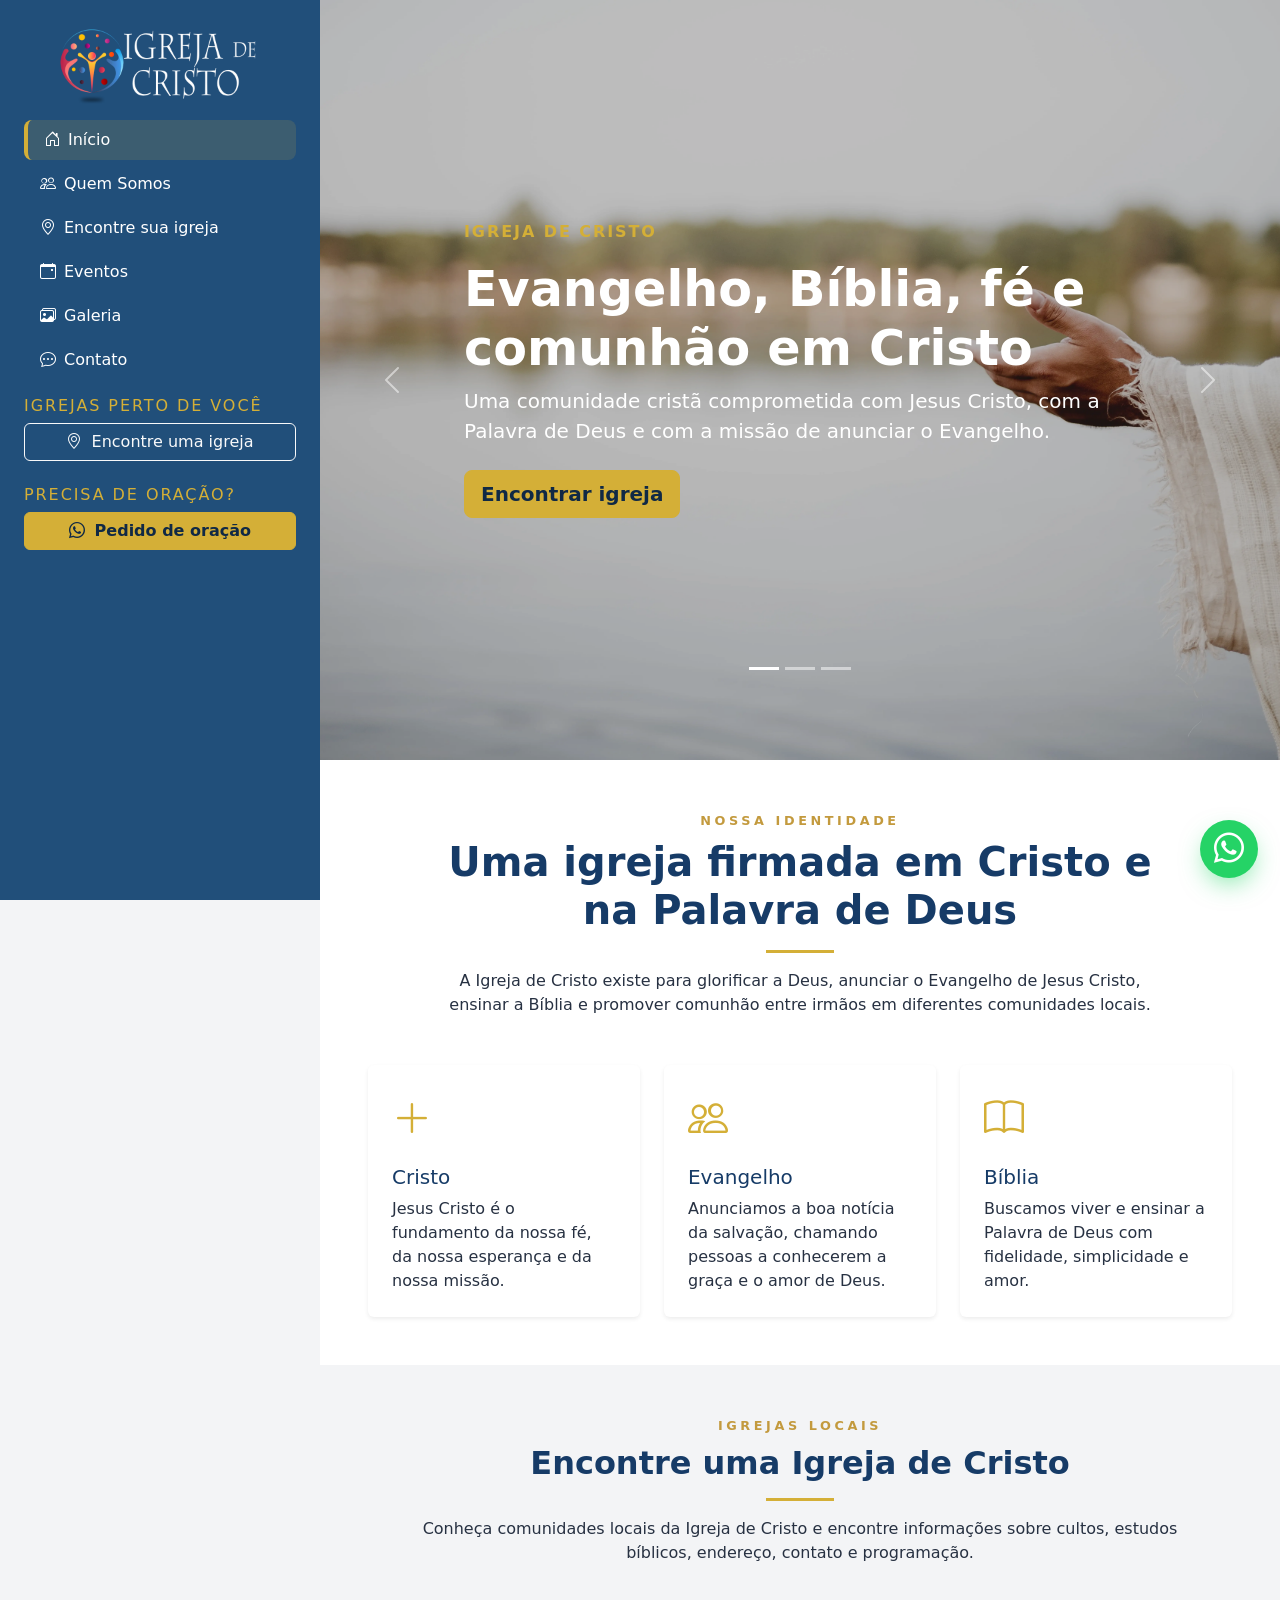
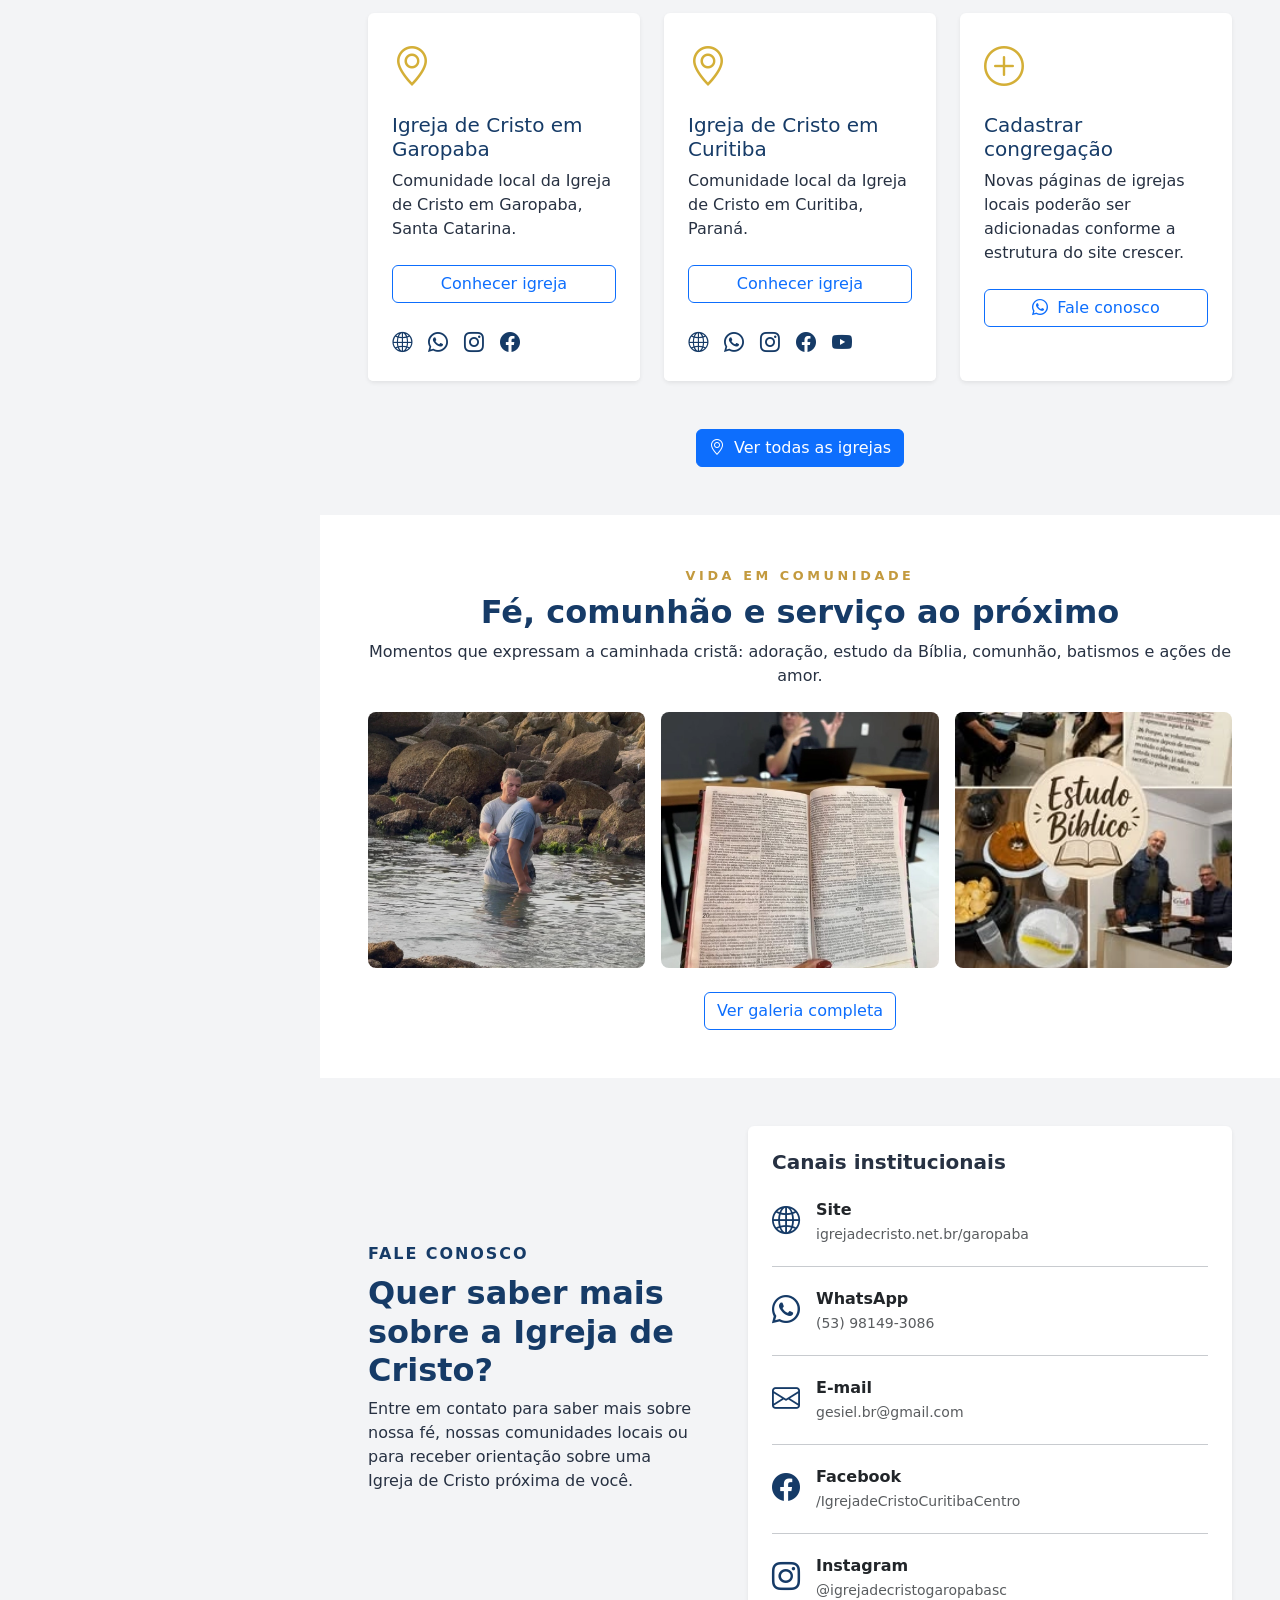
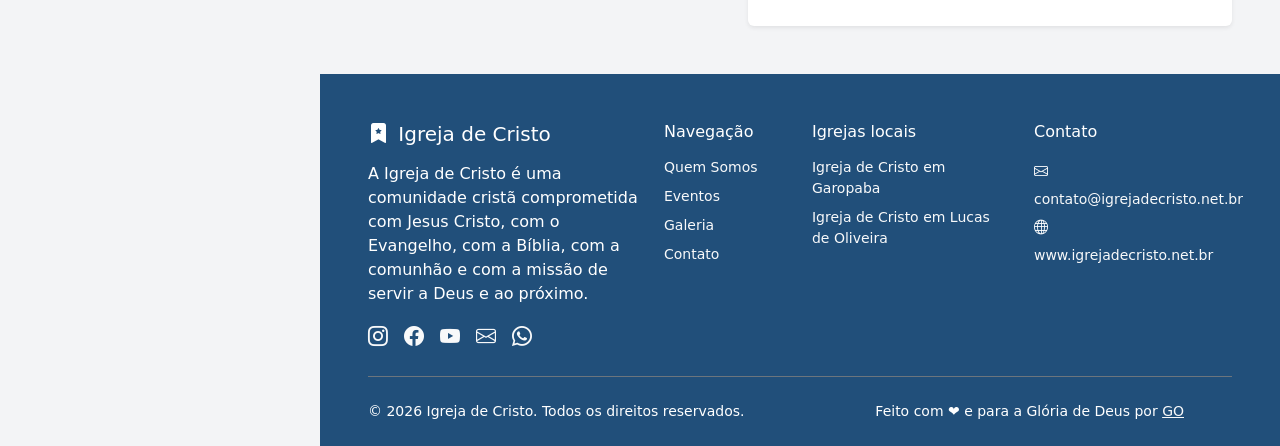
<file: index.html>
<!doctype html>
<html lang="pt-BR">
  <head>
    <meta charset="utf-8" />
    <meta content="width=device-width, initial-scale=1" name="viewport" />
    <title>Igreja de Cristo | Evangelho, Bíblia, Fé e Comunhão no Brasil</title>
    <meta
      content="Conheça a Igreja de Cristo em Garopaba: cultos, eventos, ministérios, galeria e contato. Venha fazer parte desta comunidade."
      name="description"
    />
    <meta content="index, follow, max-image-preview:large" name="robots" />
    <meta content="#163b67" name="theme-color" />
    <link href="https://www.igrejadecristo.net.br/" rel="canonical" />
    <link href="assets/img/logo.svg" rel="icon" type="image/svg+xml" />
    <link
      rel="preload"
      as="image"
      href="/assets/img/closeup-shot-jesus-christ-lending-hand-help.webp"
      fetchpriority="high"
    />
    <meta content="pt_BR" property="og:locale" />
    <meta content="website" property="og:type" />
    <meta content="Igreja de Cristo" property="og:site_name" />
    <meta
      content="Igreja de Cristo | Evangelho, Bíblia, Fé e Comunhão no Brasil"
      property="og:title"
    />
    <meta
      content="Conheça a Igreja de Cristo: uma comunidade cristã comprometida com Jesus Cristo, o Evangelho, a Bíblia, a comunhão e a missão de anunciar a Palavra de Deus."
      property="og:description"
    />
    <meta content="https://www.igrejadecristo.net.br/" property="og:url" />
    <meta
      content="https://www.igrejadecristo.net.br/assets/img/og-image.jpg"
      property="og:image"
    />
    <meta content="summary_large_image" name="twitter:card" />
    <meta
      content="Igreja de Cristo | Evangelho, Bíblia, Fé e Comunhão no Brasil"
      name="twitter:title"
    />
    <meta
      content="Conheça a Igreja de Cristo: uma comunidade cristã comprometida com Jesus Cristo, o Evangelho, a Bíblia, a comunhão e a missão de anunciar a Palavra de Deus."
      name="twitter:description"
    />
    <meta
      content="https://www.igrejadecristo.net.br/assets/img/og-image.jpg"
      name="twitter:image"
    />
    <link
      crossorigin="anonymous"
      href="https://cdn.jsdelivr.net/npm/bootstrap@5.3.8/dist/css/bootstrap.min.css"
      integrity="sha384-sRIl4kxILFvY47J16cr9ZwB07vP4J8+LH7qKQnuqkuIAvNWLzeN8tE5YBujZqJLB"
      rel="stylesheet"
    />
    <link
      href="https://cdn.jsdelivr.net/npm/bootstrap-icons@1.13.1/font/bootstrap-icons.min.css"
      rel="stylesheet"
    />
    <link href="assets/css/styles.css" rel="stylesheet" />
    <script type="application/ld+json">
      {
        "@context": "https://schema.org",
        "@graph": [
          {
            "@type": "Organization",
            "@id": "https://www.igrejadecristo.net.br/#organization",
            "name": "Igreja de Cristo",
            "url": "https://www.igrejadecristo.net.br/",
            "logo": "https://www.igrejadecristo.net.br/assets/img/logo.svg",
            "description": "A Igreja de Cristo é uma comunidade cristã comprometida com Jesus Cristo, o Evangelho, a Bíblia, a fé, a comunhão e a missão de anunciar a Palavra de Deus no Brasil.",
            "sameAs": [
              "https://www.instagram.com/igrejadecristo",
              "https://www.facebook.com/igrejadecristo",
              "https://www.youtube.com/@igrejadecristo"
            ]
          },
          {
            "@type": "WebSite",
            "@id": "https://www.igrejadecristo.net.br/#website",
            "name": "Igreja de Cristo",
            "url": "https://www.igrejadecristo.net.br/",
            "publisher": {
              "@id": "https://www.igrejadecristo.net.br/#organization"
            },
            "inLanguage": "pt-BR"
          },
          {
            "@type": "ItemList",
            "@id": "https://www.igrejadecristo.net.br/#igrejas-locais",
            "name": "Igrejas de Cristo locais",
            "description": "Conheça igrejas locais ligadas à Igreja de Cristo no Brasil.",
            "itemListElement": [
              {
                "@type": "ListItem",
                "position": 1,
                "name": "Igreja de Cristo em Garopaba",
                "url": "https://www.igrejadecristo.net.br/garopaba/"
              }
            ]
          }
        ]
      }
    </script>
  </head>
  <body>
    <a
      class="visually-hidden-focusable btn btn-gold position-absolute top-0 start-0 m-2 z-3"
      href="#conteudo-principal"
      >Pular para o conteúdo</a
    >
    <header class="d-lg-none sticky-top bg-brand shadow-sm">
      <nav
        aria-label="Navegação principal mobile"
        class="navbar navbar-dark px-3 d-flex flex-nowrap align-items-center justify-content-between"
      >
        <a
          aria-label="Igreja de Cristo - página inicial"
          class="navbar-brand d-flex align-items-center me-2 mb-0 flex-shrink-1"
          href="index.html"
        >
          <img
            class="img-fluid"
            src="assets/img/novo-logo-white-300x120.webp"
            alt="Logo Igreja de Cristo"
            style="max-height: 64px; width: auto"
          />
        </a>

        <button
          aria-controls="menuMobile"
          aria-label="Abrir menu principal"
          class="navbar-toggler flex-shrink-0"
          data-bs-target="#menuMobile"
          data-bs-toggle="offcanvas"
          type="button"
        >
          <span class="navbar-toggler-icon"></span>
        </button>
      </nav>

      <div
        aria-labelledby="menuMobileLabel"
        class="offcanvas offcanvas-start text-bg-dark"
        id="menuMobile"
        tabindex="-1"
      >
        <header class="offcanvas-header border-bottom border-secondary">
          <p class="offcanvas-title fs-5 mb-0" id="menuMobileLabel">
            Igreja de Cristo
          </p>

          <button
            aria-label="Fechar menu"
            class="btn-close btn-close-white"
            data-bs-dismiss="offcanvas"
            type="button"
          ></button>
        </header>

        <nav aria-label="Menu mobile" class="offcanvas-body">
          <ul class="nav flex-column gap-1">
            <li class="nav-item">
              <a
                aria-current="page"
                class="nav-link sidebar-link rounded-3 px-3 py-2 active"
                href="index.html"
              >
                <i aria-hidden="true" class="bi bi-house-door me-2"></i>
                Início
              </a>
            </li>

            <li class="nav-item">
              <a
                class="nav-link sidebar-link rounded-3 px-3 py-2"
                href="quem-somos.html"
              >
                <i aria-hidden="true" class="bi bi-people me-2"></i>
                Quem Somos
              </a>
            </li>

            <li class="nav-item">
              <a
                class="nav-link sidebar-link rounded-3 px-3 py-2"
                href="igrejas.html"
              >
                <i aria-hidden="true" class="bi bi-geo-alt me-2"></i>
                Encontre sua igreja
              </a>
            </li>

            <li class="nav-item">
              <a
                class="nav-link sidebar-link rounded-3 px-3 py-2"
                href="eventos.html"
              >
                <i aria-hidden="true" class="bi bi-calendar-event me-2"></i>
                Eventos
              </a>
            </li>

            <li class="nav-item">
              <a
                class="nav-link sidebar-link rounded-3 px-3 py-2"
                href="galeria.html"
              >
                <i aria-hidden="true" class="bi bi-images me-2"></i>
                Galeria
              </a>
            </li>

            <li class="nav-item">
              <a
                class="nav-link sidebar-link rounded-3 px-3 py-2"
                href="contato.html"
              >
                <i aria-hidden="true" class="bi bi-chat-dots me-2"></i>
                Contato
              </a>
            </li>
          </ul>

          <hr class="border-secondary my-4" />

          <section aria-labelledby="igrejas-mobile">
            <h2
              class="fs-6 text-uppercase text-gold letter-spacing"
              id="igrejas-mobile"
            >
              Igrejas perto de você
            </h2>

            <a
              aria-label="Encontrar uma Igreja de Cristo no Brasil"
              class="btn btn-outline-light w-100 mb-3"
              href="#igrejas-locais"
              data-bs-dismiss="offcanvas"
            >
              <i aria-hidden="true" class="bi bi-geo-alt me-1"></i>
              Encontre uma igreja
            </a>
          </section>

          <section aria-labelledby="oracao-mobile">
            <h2
              class="fs-6 text-uppercase text-gold letter-spacing"
              id="oracao-mobile"
            >
              Precisa de oração?
            </h2>

            <a
              aria-label="Enviar pedido de oração pelo WhatsApp em uma nova aba"
              class="btn btn-gold w-100"
              href="https://wa.me/5551997032022?text=Ol%C3%A1%2C%20gostaria%20de%20fazer%20um%20pedido%20de%20ora%C3%A7%C3%A3o."
              rel="noopener noreferrer"
              target="_blank"
            >
              <i aria-hidden="true" class="bi bi-whatsapp me-1"></i>
              Pedido de oração
            </a>
          </section>
        </nav>
      </div>
    </header>
    <div class="container-fluid p-0">
      <div class="row g-0">
        <aside
          aria-label="Navegação e informações da igreja"
          class="col-lg-3 d-none d-lg-flex sidebar bg-brand text-white min-vh-100 sticky-top flex-column p-4"
        >
          <a
            aria-label="Igreja de Cristo - página inicial"
            class="d-flex align-items-center justify-content-center gap-3 text-white text-decoration-none mb-3"
            href="index.html"
          >
            <img
              alt=""
              class="img-fluid"
              src="assets/img/novo-logo-white-300x120.webp"
              style="max-width: 100%; height: auto; max-height: 80px"
            />
            <!--  <span>
              <strong class="d-block lh-sm">Igreja</strong>
              <span class="text-gold fw-semibold">de Cristo</span>
            </span> -->
          </a>
          <nav aria-label="Navegação principal">
            <ul class="nav flex-column gap-1">
              <li class="nav-item">
                <a
                  aria-current="page"
                  class="nav-link sidebar-link rounded-3 px-3 py-2 active"
                  href="index.html"
                >
                  <i aria-hidden="true" class="bi bi-house-door me-2"></i>Início
                </a>
              </li>

              <li class="nav-item">
                <a
                  class="nav-link sidebar-link rounded-3 px-3 py-2"
                  href="quem-somos.html"
                >
                  <i aria-hidden="true" class="bi bi-people me-2"></i>Quem Somos
                </a>
              </li>

              <li class="nav-item">
                <a
                  class="nav-link sidebar-link rounded-3 px-3 py-2"
                  href="igrejas.html"
                >
                  <i aria-hidden="true" class="bi bi-geo-alt me-2"></i>Encontre
                  sua igreja
                </a>
              </li>

              <li class="nav-item">
                <a
                  class="nav-link sidebar-link rounded-3 px-3 py-2"
                  href="eventos.html"
                >
                  <i aria-hidden="true" class="bi bi-calendar-event me-2"></i
                  >Eventos
                </a>
              </li>

              <li class="nav-item">
                <a
                  class="nav-link sidebar-link rounded-3 px-3 py-2"
                  href="galeria.html"
                >
                  <i aria-hidden="true" class="bi bi-images me-2"></i>Galeria
                </a>
              </li>

              <li class="nav-item">
                <a
                  class="nav-link sidebar-link rounded-3 px-3 py-2"
                  href="contato.html"
                >
                  <i aria-hidden="true" class="bi bi-chat-dots me-2"></i>Contato
                </a>
              </li>
            </ul>
          </nav>
          <section aria-labelledby="igrejas-aside" class="pt-3">
            <h2
              class="fs-6 text-uppercase text-gold letter-spacing"
              id="igrejas-aside"
            >
              Igrejas perto de você
            </h2>
            <a
              aria-label="Encontrar uma Igreja de Cristo no Brasil"
              class="btn btn-outline-light w-100 mb-2"
              href="#igrejas-locais"
            >
              <i aria-hidden="true" class="bi bi-geo-alt me-1"></i>
              Encontre uma igreja
            </a>
            <h2
              class="mt-3 fs-6 text-uppercase text-gold letter-spacing"
              id="oracao-aside"
            >
              Precisa de oração?
            </h2>
            <a
              aria-label="Enviar pedido de oração pelo WhatsApp em uma nova aba"
              class="btn btn-gold w-100"
              href="https://wa.me/5551997032022?text=Ol%C3%A1%2C%20gostaria%20de%20fazer%20um%20pedido%20de%20ora%C3%A7%C3%A3o."
              rel="noopener noreferrer"
              target="_blank"
            >
              <i aria-hidden="true" class="bi bi-whatsapp me-1"></i>
              Pedido de oração
            </a>
          </section>
        </aside>
        <main
          class="col-12 col-lg-9 d-flex flex-column min-vh-100"
          id="conteudo-principal"
        >
          <section aria-label="Destaques da igreja">
            <div
              class="carousel slide carousel-fade"
              data-bs-ride="carousel"
              id="carouselInicio"
            >
              <div class="carousel-indicators">
                <button
                  aria-current="true"
                  aria-label="Mensagem de boas-vindas"
                  class="active"
                  data-bs-slide-to="0"
                  data-bs-target="#carouselInicio"
                  type="button"
                ></button>
                <button
                  aria-label="Cultos e encontros"
                  data-bs-slide-to="1"
                  data-bs-target="#carouselInicio"
                  type="button"
                ></button>
                <button
                  aria-label="Servir e participar"
                  data-bs-slide-to="2"
                  data-bs-target="#carouselInicio"
                  type="button"
                ></button>
              </div>
              <div class="carousel-inner">
                <article class="carousel-item active">
                  <!-- <img
                    alt="Interior de igreja iluminado durante uma celebração"
                    class="d-block w-100 hero-slide"
                    src="https://images.unsplash.com/photo-1507692049790-de58290a4334?auto=format&amp;fit=crop&amp;w=1700&amp;q=80"
                  /> -->
                  <img
                    alt="Imagem mão de Jesus Cristo estendida para ajudar alguém"
                    class="d-block w-100 hero-slide hero-slide-mobile-right"
                    src="/assets/img/closeup-shot-jesus-christ-lending-hand-help.webp"
                    width="1700"
                    height="900"
                    fetchpriority="high"
                  />
                  <div
                    class="carousel-caption text-start top-50 translate-middle-y bottom-auto hero-caption"
                  >
                    <p
                      class="text-gold text-uppercase fw-semibold letter-spacing mb-3"
                    >
                      Igreja de Cristo
                    </p>
                    <h1 class="display-4 fw-bold">
                      Evangelho, Bíblia, fé e comunhão em Cristo
                    </h1>
                    <p class="lead d-none d-sm-block">
                      Uma comunidade cristã comprometida com Jesus Cristo, com a
                      Palavra de Deus e com a missão de anunciar o Evangelho.
                    </p>
                    <a class="btn btn-gold btn-lg mt-2" href="#igrejas-locais">
                      Encontrar igreja
                    </a>
                  </div>
                </article>
                <article class="carousel-item">
                  <!--  <img
                    alt="Pessoas reunidas em momento de adoração"
                    class="d-block w-100 hero-slide"
                    src="https://images.unsplash.com/photo-1438232992991-995b7058bbb3?auto=format&amp;fit=crop&amp;w=1700&amp;q=80"
                  /> -->
                  <img
                    alt="Silhueta de uma cruz ao pôr do sol"
                    class="d-block w-100 hero-slide hero-slide-mobile-right"
                    src="/assets/img/resurrection-concept-crucifixion-jesus-christ-cross-sunset.webp"
                    width="1700"
                    height="900"
                    loading="lazy"
                  />
                  <div
                    class="carousel-caption text-start top-50 translate-middle-y bottom-auto hero-caption"
                  >
                    <p
                      class="text-gold text-uppercase fw-semibold letter-spacing mb-3"
                    >
                      Nossa fé
                    </p>
                    <h2 class="display-5 fw-bold">Cristo no centro de tudo</h2>
                    <p class="lead d-none d-sm-block">
                      Cremos na autoridade das Escrituras, na graça de Deus, na
                      comunhão dos santos e na vida transformada pelo Evangelho.
                    </p>
                    <a class="btn btn-gold btn-lg mt-2" href="quem-somos.html">
                      Conheça nossa fé
                    </a>
                  </div>
                </article>
                <article class="carousel-item">
                  <img
                    alt="Pessoas em comunhão ao pôr do sol"
                    class="d-block w-100 hero-slide"
                    src="/assets/img/silhouette-handsome-asian-man-praying.webp"
                    width="1700"
                    height="900"
                    loading="lazy"
                  />
                  <div
                    class="carousel-caption text-start top-50 translate-middle-y bottom-auto hero-caption"
                  >
                    <p
                      class="text-gold text-uppercase fw-semibold letter-spacing mb-3"
                    >
                      Comunhão e missão
                    </p>
                    <h2 class="display-5 fw-bold">
                      Uma igreja presente em comunidades locais
                    </h2>
                    <p class="lead d-none d-sm-block">
                      A Igreja de Cristo se reúne em diferentes cidades para
                      adorar a Deus, servir pessoas e proclamar a Palavra.
                    </p>
                    <a class="btn btn-gold btn-lg mt-2" href="#igrejas-locais">
                      Ver igrejas
                    </a>
                  </div>
                </article>
              </div>
              <button
                aria-label="Slide anterior"
                class="carousel-control-prev"
                data-bs-slide="prev"
                data-bs-target="#carouselInicio"
                type="button"
              >
                <span
                  aria-hidden="true"
                  class="carousel-control-prev-icon"
                ></span>
              </button>
              <button
                aria-label="Próximo slide"
                class="carousel-control-next"
                data-bs-slide="next"
                data-bs-target="#carouselInicio"
                type="button"
              >
                <span
                  aria-hidden="true"
                  class="carousel-control-next-icon"
                ></span>
              </button>
            </div>
          </section>
          <section
            aria-labelledby="acolhimento"
            class="bg-white py-5 px-4 px-md-5"
          >
            <header class="text-center mx-auto mb-5" style="max-width: 46rem">
              <span class="section-kicker">Nossa identidade</span>
              <h2 class="display-6 fw-bold text-brand" id="acolhimento">
                Uma igreja firmada em Cristo e na Palavra de Deus
              </h2>
              <span
                aria-hidden="true"
                class="gold-rule d-block mx-auto my-3"
              ></span>
              <p class="text-secondary">
                A Igreja de Cristo existe para glorificar a Deus, anunciar o
                Evangelho de Jesus Cristo, ensinar a Bíblia e promover comunhão
                entre irmãos em diferentes comunidades locais.
              </p>
            </header>
            <div class="row g-4">
              <article class="col-md-4">
                <div class="card h-100 border-0 shadow-sm hover-lift">
                  <div class="card-body p-4">
                    <i
                      aria-hidden="true"
                      class="bi bi-plus-lg text-gold fs-1"
                    ></i>
                    <h3 class="h5 text-brand mt-3">Cristo</h3>
                    <p class="text-secondary mb-0">
                      Jesus Cristo é o fundamento da nossa fé, da nossa
                      esperança e da nossa missão.
                    </p>
                  </div>
                </div>
              </article>
              <article class="col-md-4">
                <div class="card h-100 border-0 shadow-sm hover-lift">
                  <div class="card-body p-4">
                    <i
                      aria-hidden="true"
                      class="bi bi-people text-gold fs-1"
                    ></i>
                    <h3 class="h5 text-brand mt-3">Evangelho</h3>
                    <p class="text-secondary mb-0">
                      Anunciamos a boa notícia da salvação, chamando pessoas a
                      conhecerem a graça e o amor de Deus.
                    </p>
                  </div>
                </div>
              </article>
              <article class="col-md-4">
                <div class="card h-100 border-0 shadow-sm hover-lift">
                  <div class="card-body p-4">
                    <i aria-hidden="true" class="bi bi-book text-gold fs-1"></i>
                    <h3 class="h5 text-brand mt-3">Bíblia</h3>
                    <p class="text-secondary mb-0">
                      Buscamos viver e ensinar a Palavra de Deus com fidelidade,
                      simplicidade e amor.
                    </p>
                  </div>
                </div>
              </article>
            </div>
          </section>
          <section
            aria-labelledby="igrejas-locais-title"
            class="bg-soft py-5 px-4 px-md-5"
            id="igrejas-locais"
          >
            <header class="text-center mx-auto mb-5" style="max-width: 48rem">
              <span class="section-kicker">Igrejas locais</span>

              <h2 class="fw-bold text-brand" id="igrejas-locais-title">
                Encontre uma Igreja de Cristo
              </h2>

              <span
                aria-hidden="true"
                class="gold-rule d-block mx-auto my-3"
              ></span>

              <p class="text-secondary">
                Conheça comunidades locais da Igreja de Cristo e encontre
                informações sobre cultos, estudos bíblicos, endereço, contato e
                programação.
              </p>
            </header>

            <div class="row g-4 align-items-stretch">
              <article class="col-md-6 col-xl-4 d-flex">
                <div class="card border-0 shadow-sm h-100 hover-lift w-100">
                  <div class="card-body p-4 d-flex flex-column">
                    <i
                      aria-hidden="true"
                      class="bi bi-geo-alt text-gold fs-1"
                    ></i>

                    <h4 class="h5 text-brand mt-3">
                      Igreja de Cristo em Garopaba
                    </h4>

                    <p class="text-secondary mb-4">
                      Comunidade local da Igreja de Cristo em Garopaba, Santa
                      Catarina.
                    </p>

                    <a
                      aria-label="Conhecer a Igreja de Cristo em Garopaba"
                      class="btn btn-outline-primary w-100 mt-auto align-self-start"
                      href="garopaba/"
                    >
                      Conhecer igreja
                    </a>
                  </div>

                  <footer class="card-footer bg-white border-0 pt-0 px-4 pb-4">
                    <nav
                      aria-label="Redes e contatos da Igreja de Cristo em Garopaba"
                      class="d-flex align-items-center gap-3"
                    >
                      <a
                        aria-label="Site da Igreja de Cristo em Garopaba"
                        class="text-brand fs-5"
                        href="garopaba/"
                      >
                        <i aria-hidden="true" class="bi bi-globe2"></i>
                      </a>

                      <a
                        aria-label="WhatsApp da Igreja de Cristo em Garopaba em uma nova aba"
                        class="text-brand fs-5"
                        href="https://wa.me/5551997032022"
                        rel="noopener noreferrer"
                        target="_blank"
                      >
                        <i aria-hidden="true" class="bi bi-whatsapp"></i>
                      </a>

                      <a
                        aria-label="Instagram da Igreja de Cristo em Garopaba em uma nova aba"
                        class="text-brand fs-5"
                        href="https://www.instagram.com/igrejadecristogaropabasc/"
                        rel="noopener noreferrer"
                        target="_blank"
                      >
                        <i aria-hidden="true" class="bi bi-instagram"></i>
                      </a>

                      <a
                        aria-label="Facebook da Igreja de Cristo em Garopaba em uma nova aba"
                        class="text-brand fs-5"
                        href="#"
                        rel="noopener noreferrer"
                        target="_blank"
                      >
                        <i aria-hidden="true" class="bi bi-facebook"></i>
                      </a>
                    </nav>
                  </footer>
                </div>
              </article>

              <article class="col-md-6 col-xl-4 d-flex">
                <div class="card border-0 shadow-sm h-100 hover-lift w-100">
                  <div class="card-body p-4 d-flex flex-column">
                    <i
                      aria-hidden="true"
                      class="bi bi-geo-alt text-gold fs-1"
                    ></i>

                    <h4 class="h5 text-brand mt-3">
                      Igreja de Cristo em Curitiba
                    </h4>

                    <p class="text-secondary mb-4">
                      Comunidade local da Igreja de Cristo em Curitiba, Paraná.
                    </p>

                    <a
                      aria-label="Conhecer a Igreja de Cristo em Curitiba em uma nova aba"
                      class="btn btn-outline-primary w-100 mt-auto align-self-start"
                      href="https://www.igrejadecristo-curitiba.org.br/"
                      rel="noopener noreferrer"
                      target="_blank"
                    >
                      Conhecer igreja
                    </a>
                  </div>

                  <footer class="card-footer bg-white border-0 pt-0 px-4 pb-4">
                    <nav
                      aria-label="Redes e contatos da Igreja de Cristo em Curitiba"
                      class="d-flex align-items-center gap-3"
                    >
                      <a
                        aria-label="Site da Igreja de Cristo em Curitiba em uma nova aba"
                        class="text-brand fs-5"
                        href="https://www.igrejadecristo-curitiba.org.br/"
                        rel="noopener noreferrer"
                        target="_blank"
                      >
                        <i aria-hidden="true" class="bi bi-globe2"></i>
                      </a>

                      <a
                        aria-label="WhatsApp da Igreja de Cristo em Curitiba em uma nova aba"
                        class="text-brand fs-5"
                        href="#"
                        rel="noopener noreferrer"
                        target="_blank"
                      >
                        <i aria-hidden="true" class="bi bi-whatsapp"></i>
                      </a>

                      <a
                        aria-label="Instagram da Igreja de Cristo em Curitiba em uma nova aba"
                        class="text-brand fs-5"
                        href="#"
                        rel="noopener noreferrer"
                        target="_blank"
                      >
                        <i aria-hidden="true" class="bi bi-instagram"></i>
                      </a>

                      <a
                        aria-label="Facebook da Igreja de Cristo em Curitiba em uma nova aba"
                        class="text-brand fs-5"
                        href="https://www.facebook.com/IgrejadeCristoCuritibaCentro"
                        rel="noopener noreferrer"
                        target="_blank"
                      >
                        <i aria-hidden="true" class="bi bi-facebook"></i>
                      </a>

                      <a
                        aria-label="YouTube da Igreja de Cristo em Curitiba em uma nova aba"
                        class="text-brand fs-5"
                        href="https://www.youtube.com/@IgrejadeCristoCuritiba"
                        rel="noopener noreferrer"
                        target="_blank"
                      >
                        <i aria-hidden="true" class="bi bi-youtube"></i>
                      </a>
                    </nav>
                  </footer>
                </div>
              </article>

              <article class="col-md-6 col-xl-4 d-flex">
                <div class="card border-0 shadow-sm h-100 hover-lift w-100">
                  <div class="card-body p-4 d-flex flex-column">
                    <i
                      aria-hidden="true"
                      class="bi bi-plus-circle text-gold fs-1"
                    ></i>

                    <h3 class="h5 text-brand mt-3">Cadastrar congregação</h3>

                    <p class="text-secondary mb-4">
                      Novas páginas de igrejas locais poderão ser adicionadas
                      conforme a estrutura do site crescer.
                    </p>

                    <a
                      aria-label="Fale conosco pelo WhatsApp em uma nova aba"
                      class="btn btn-outline-primary w-100 align-self-start"
                      href="https://wa.me/5551997032022?text=Quero%20colocar%20a%20minha%20congrega%C3%A7%C3%A3o%20no%20site%20da%20Igreja%20de%20Cristo."
                      rel="noopener noreferrer"
                      target="_blank"
                    >
                      <i aria-hidden="true" class="bi bi-whatsapp me-1"></i>
                      Fale conosco
                    </a>
                  </div>
                </div>
              </article>
            </div>
            <div class="text-center mt-5">
              <a
                aria-label="Ver todas as igrejas locais da Igreja de Cristo"
                class="btn btn-primary"
                href="igrejas.html"
              >
                <i aria-hidden="true" class="bi bi-geo-alt me-1"></i>
                Ver todas as igrejas
              </a>
            </div>
          </section>
          <!-- <section
            aria-labelledby="proximos-eventos"
            class="bg-soft py-5 px-4 px-md-5"
          >
            <header
              class="d-md-flex justify-content-between align-items-end mb-4"
            >
              <section aria-labelledby="proximos-eventos">
                <p
                  class="text-uppercase text-brand fw-semibold letter-spacing mb-2"
                >
                  Agenda
                </p>
                <h2 class="fw-bold text-brand mb-0" id="proximos-eventos">
                  Encontros toda semana
                </h2>
              </section> -->
          <!-- <a
                class="btn btn-outline-primary mt-3 mt-md-0"
                href="eventos.html"
                >Agenda completa</a
              > -->
          <!-- </header>
            <div class="row g-4">
              <article class="col-xl-6">
                <div class="card border-0 shadow-sm h-100">
                  <div class="card-body d-flex gap-3 p-4">
                    <time
                      class="event-date text-center rounded-3 bg-brand text-white p-2 d-flex align-items-center justify-content-center"
                      datetime="2026-05-31"
                      ><strong class="d-block fs-3 lh-1">DOM</strong>
                      <span class="small" >MAI</span>
                    </time>
                    <div>
                      <h3 class="h5 text-brand">Culto de Celebração</h3>
                      <p class="text-secondary small mb-2">
                        <i class="bi bi-clock me-1"></i>9h30 · Rua Pinguirito,
                        40 - Garopaba - SC
                      </p>
                    </div>
                  </div>
                </div>
              </article>
              <article class="col-xl-6">
                <div class="card border-0 shadow-sm h-100">
                  <div class="card-body d-flex gap-3 p-4">
                    <time
                      class="event-date text-center rounded-3 bg-brand text-white p-2 d-flex align-items-center justify-content-center"
                      datetime="2026-06-03"
                      ><strong class="d-block fs-3 lh-1">QUA</strong>
                      <span class="small">JUN</span>
                    </time>
                    <div>
                      <h3 class="h5 text-brand">Noite de Estudos</h3>
                      <p class="text-secondary small mb-2">
                        <i class="bi bi-clock me-1"></i>19h · Rua Pinguirito, 40
                        - Garopaba - SC
                      </p>
                    </div>
                  </div>
                </div>
              </article> -->
          <!-- <article class="col-xl-4">
                <div class="card border-0 shadow-sm h-100">
                  <div class="card-body d-flex gap-3 p-4">
                    <time
                      class="event-date text-center rounded-3 bg-brand text-white p-2"
                      datetime="2026-06-06"
                      ><strong class="d-block fs-3 lh-1">06</strong
                      ><span class="small">JUN</span></time
                    >
                    <div>
                      <h3 class="h5 text-brand">Encontro de Jovens</h3>
                      <p class="text-secondary small mb-2">
                        <i class="bi bi-clock me-1"></i>19h30 · Salão social
                      </p>
                      <a class="link-primary" href="eventos.html">Detalhes</a>
                    </div>
                  </div>
                </div>
              </article> -->
          <!-- </div>
          </section>  -->
          <section
            aria-labelledby="galeria-home"
            class="bg-white py-5 px-4 px-md-5"
          >
            <header class="text-center mb-4">
              <span class="section-kicker">Vida em comunidade</span>
              <h2 class="fw-bold text-brand" id="galeria-home">
                Fé, comunhão e serviço ao próximo
              </h2>
              <p class="text-secondary">
                Momentos que expressam a caminhada cristã: adoração, estudo da
                Bíblia, comunhão, batismos e ações de amor.
              </p>
            </header>
            <div class="row g-3 mb-4">
              <figure class="col-md-4 mb-0">
                <img
                  alt="Batismo realizado por uma comunidade da Igreja de Cristo"
                  class="img-fluid rounded-3 gallery-image w-100"
                  loading="lazy"
                  src="/assets/img/garopaba/batismo_1.webp"
                  width="800"
                  height="600"
                />
              </figure>
              <figure class="col-md-4 mb-0">
                <img
                  alt="Momento de estudo bíblico em comunidade cristã"
                  class="img-fluid rounded-3 gallery-image w-100"
                  loading="lazy"
                  src="/assets/img/garopaba/estudo_biblico_03.webp"
                  width="800"
                  height="600"
                />
              </figure>
              <figure class="col-md-4 mb-0">
                <img
                  alt="Pessoas reunidas em comunhão cristã"
                  class="img-fluid rounded-3 gallery-image w-100"
                  loading="lazy"
                  src="/assets/img/garopaba/estudo_biblico_01.webp"
                  width="800"
                  height="600"
                />
              </figure>
            </div>
            <p class="text-center mb-0">
              <a class="btn btn-outline-primary" href="galeria.html"
                >Ver galeria completa</a
              >
            </p>
          </section>
          <section
            aria-labelledby="contato-home"
            class="bg-soft py-5 px-4 px-md-5"
          >
            <div class="row align-items-center g-5">
              <div class="col-lg-5">
                <p
                  class="text-uppercase text-brand fw-semibold letter-spacing mb-2"
                >
                  Fale conosco
                </p>
                <h2 class="fw-bold text-brand" id="contato-home">
                  Quer saber mais sobre a Igreja de Cristo?
                </h2>
                <p class="text-secondary">
                  Entre em contato para saber mais sobre nossa fé, nossas
                  comunidades locais ou para receber orientação sobre uma Igreja
                  de Cristo próxima de você.
                </p>
                <!-- <a class="btn btn-gold" href="contato.html"
                  >Entrar em contato</a
                > -->
              </div>
              <!--  <div class="col-lg-7">
                <form
                  action="#"
                  aria-label="Formulário rápido de contato"
                  class="card border-0 shadow-sm p-4 needs-validation"
                  method="post"
                  novalidate=""
                >
                  <div class="row g-3">
                    <p class="col-md-6 mb-0">
                      <label class="form-label" for="nome-home">Nome</label
                      ><input
                        class="form-control"
                        id="nome-home"
                        name="nome"
                        required=""
                        type="text"
                      /><span class="invalid-feedback">Informe seu nome.</span>
                    </p>
                    <p class="col-md-6 mb-0">
                      <label class="form-label" for="email-home">E-mail</label
                      ><input
                        class="form-control"
                        id="email-home"
                        name="email"
                        required=""
                        type="email"
                      /><span class="invalid-feedback"
                        >Informe um e-mail válido.</span
                      >
                    </p>
                    <p class="col-12 mb-0">
                      <label class="form-label" for="mensagem-home"
                        >Mensagem</label
                      ><textarea
                        class="form-control"
                        id="mensagem-home"
                        name="mensagem"
                        required=""
                        rows="4"
                      ></textarea
                      ><span class="invalid-feedback"
                        >Escreva sua mensagem.</span
                      >
                    </p>
                    <p class="col-12 mb-0">
                      <button class="btn btn-primary px-4" type="submit">
                        Enviar mensagem
                      </button>
                    </p>
                  </div>
                </form>
              </div> -->
              <!--  <div class="col-lg-7">
                <div class="card border-0 shadow-sm p-4">
                  <h5 class="fw-semibold mb-4">Nossos canais</h5>
                  <div class="d-flex flex-column gap-3">
                    <a
                      href="https://wa.me/5522999999999"
                      target="_blank"
                      class="d-flex align-items-center gap-3 text-decoration-none text-dark"
                    >
                      <i class="bi bi-whatsapp fs-3 text-success"></i>
                      <div>
                        <div class="fw-semibold">WhatsApp</div>
                        <small class="text-muted">(22) 99999-9999</small>
                      </div>
                    </a>

                    <hr class="my-1" />

                    <a
                      href="mailto:contato@igrejadecristo.com.br"
                      class="d-flex align-items-center gap-3 text-decoration-none text-dark"
                    >
                      <i class="bi bi-envelope fs-3 text-gold"></i>
                      <div>
                        <div class="fw-semibold">E-mail</div>
                        <small class="text-muted"
                          >contato@igrejadecristo.com.br</small
                        >
                      </div>
                    </a>

                    <hr class="my-1" />

                    <a
                      href="https://facebook.com/igrejadecristo"
                      target="_blank"
                      class="d-flex align-items-center gap-3 text-decoration-none text-dark"
                    >
                      <i class="bi bi-facebook fs-3" style="color: #1877f2"></i>
                      <div>
                        <div class="fw-semibold">Facebook</div>
                        <small class="text-muted">/igrejadecristo</small>
                      </div>
                    </a>

                    <hr class="my-1" />

                    <a
                      href="https://instagram.com/igrejadecristo"
                      target="_blank"
                      class="d-flex align-items-center gap-3 text-decoration-none text-dark"
                    >
                      <i
                        class="bi bi-instagram fs-3"
                        style="color: #e1306c"
                      ></i>
                      <div>
                        <div class="fw-semibold">Instagram</div>
                        <small class="text-muted">@igrejadecristo</small>
                      </div>
                    </a>
                  </div>
                </div>
              </div> -->
              <div class="col-lg-7">
                <div class="card border-0 shadow-sm p-4">
                  <h3 class="h5 fw-semibold mb-4">Canais institucionais</h3>

                  <div class="d-flex flex-column gap-3">
                    <a
                      class="d-flex align-items-center gap-3 text-decoration-none text-dark"
                      href="https://www.igrejadecristo.net.br/garopaba/"
                    >
                      <i
                        aria-hidden="true"
                        class="bi bi-globe2 fs-3 text-brand"
                      ></i>

                      <div>
                        <div class="fw-semibold">Site</div>
                        <small class="text-muted"
                          >igrejadecristo.net.br/garopaba</small
                        >
                      </div>
                    </a>

                    <hr class="my-1" />

                    <a
                      class="d-flex align-items-center gap-3 text-decoration-none text-dark"
                      href="https://wa.me/5553981493086"
                      rel="noopener noreferrer"
                      target="_blank"
                    >
                      <i
                        aria-hidden="true"
                        class="bi bi-whatsapp fs-3 text-brand"
                      ></i>

                      <div>
                        <div class="fw-semibold">WhatsApp</div>
                        <small class="text-muted">(53) 98149-3086</small>
                      </div>
                    </a>

                    <hr class="my-1" />

                    <a
                      class="d-flex align-items-center gap-3 text-decoration-none text-dark"
                      href="mailto:gesiel.br@gmail.com"
                    >
                      <i
                        aria-hidden="true"
                        class="bi bi-envelope fs-3 text-brand"
                      ></i>

                      <div>
                        <div class="fw-semibold">E-mail</div>
                        <small class="text-muted">gesiel.br@gmail.com</small>
                      </div>
                    </a>

                    <hr class="my-1" />

                    <a
                      class="d-flex align-items-center gap-3 text-decoration-none text-dark"
                      href="https://www.facebook.com/IgrejadeCristoCuritibaCentro"
                      rel="noopener noreferrer"
                      target="_blank"
                    >
                      <i
                        aria-hidden="true"
                        class="bi bi-facebook fs-3 text-brand"
                      ></i>

                      <div>
                        <div class="fw-semibold">Facebook</div>
                        <small class="text-muted"
                          >/IgrejadeCristoCuritibaCentro</small
                        >
                      </div>
                    </a>

                    <hr class="my-1" />

                    <a
                      class="d-flex align-items-center gap-3 text-decoration-none text-dark"
                      href="https://www.instagram.com/igrejadecristogaropabasc/"
                      rel="noopener noreferrer"
                      target="_blank"
                    >
                      <i
                        aria-hidden="true"
                        class="bi bi-instagram fs-3 text-brand"
                      ></i>

                      <div>
                        <div class="fw-semibold">Instagram</div>
                        <small class="text-muted"
                          >@igrejadecristogaropabasc</small
                        >
                      </div>
                    </a>
                  </div>
                </div>
              </div>
            </div>
          </section>
          <footer class="bg-brand text-white pt-5 pb-4 mt-auto">
            <div
              aria-label="Rodapé institucional"
              class="container-fluid px-4 px-md-5"
            >
              <div class="row g-4 pb-4">
                <nav
                  aria-labelledby="footer-links"
                  class="col-6 col-md-3 col-xl-2 order-1 order-md-2"
                >
                  <h2 class="h6 text-white mb-3" id="footer-links">
                    Navegação
                  </h2>

                  <ul class="list-unstyled small d-grid gap-2">
                    <li>
                      <a
                        class="link-light text-decoration-none"
                        href="quem-somos.html"
                        >Quem Somos</a
                      >
                    </li>
                    <li>
                      <a
                        class="link-light text-decoration-none"
                        href="eventos.html"
                        >Eventos</a
                      >
                    </li>
                    <li>
                      <a
                        class="link-light text-decoration-none"
                        href="galeria.html"
                        >Galeria</a
                      >
                    </li>
                    <li>
                      <a
                        class="link-light text-decoration-none"
                        href="contato.html"
                        >Contato</a
                      >
                    </li>
                  </ul>
                </nav>

                <div
                  aria-labelledby="footer-cultos"
                  class="col-6 col-md-3 col-xl-3 order-2 order-md-3"
                >
                  <h2 class="h6 text-white mb-3" id="footer-cultos">
                    Igrejas locais
                  </h2>

                  <ul class="list-unstyled text-white small d-grid gap-2">
                    <li>
                      <a
                        class="link-light text-decoration-none"
                        href="garopaba/"
                        >Igreja de Cristo em Garopaba</a
                      >
                    </li>
                    <li>
                      <a
                        class="link-light text-decoration-none"
                        href="lucasdeoliveira/"
                        >Igreja de Cristo em Lucas de Oliveira</a
                      >
                    </li>
                  </ul>
                </div>

                <div
                  aria-labelledby="footer-contact"
                  class="col-xl-3 order-3 order-md-4"
                >
                  <h2 class="h6 text-white mb-3" id="footer-contact">
                    Contato
                  </h2>

                  <address class="text-white small lh-lg mb-3">
                    <i
                      aria-hidden="true"
                      class="bi bi-envelope me-2 text-white"
                    ></i>
                    <a
                      class="link-light text-decoration-none"
                      href="mailto:contato@igrejadecristo.net.br"
                    >
                      contato@igrejadecristo.net.br
                    </a>
                    <br />

                    <i
                      aria-hidden="true"
                      class="bi bi-globe me-2 text-white"
                    ></i>
                    <a
                      class="link-light text-decoration-none"
                      href="https://www.igrejadecristo.net.br/"
                      rel="noopener noreferrer"
                      target="_blank"
                    >
                      www.igrejadecristo.net.br
                    </a>
                  </address>
                </div>

                <div
                  aria-labelledby="footer-brand"
                  class="col-md-6 col-xl-4 order-4 order-md-1"
                >
                  <h2 class="h5 text-white mb-3" id="footer-brand">
                    <i
                      aria-hidden="true"
                      class="bi bi-bookmark-star-fill text-white me-1"
                    ></i>
                    Igreja de Cristo
                  </h2>

                  <p class="text-white">
                    A Igreja de Cristo é uma comunidade cristã comprometida com
                    Jesus Cristo, com o Evangelho, com a Bíblia, com a comunhão
                    e com a missão de servir a Deus e ao próximo.
                  </p>

                  <nav aria-label="Redes sociais" class="d-flex gap-3">
                    <a
                      aria-label="Instagram"
                      href="https://www.instagram.com/igrejadecristogaropabasc/"
                      class="link-light fs-5"
                      target="_blank"
                      rel="noopener noreferrer"
                    >
                      <i aria-hidden="true" class="bi bi-instagram"></i>
                    </a>

                    <a
                      aria-label="Facebook"
                      href="https://www.facebook.com/IgrejadeCristoCuritibaCentro"
                      class="link-light fs-5"
                      target="_blank"
                      rel="noopener noreferrer"
                    >
                      <i aria-hidden="true" class="bi bi-facebook"></i>
                    </a>

                    <a
                      aria-label="YouTube"
                      href="https://www.youtube.com/@IgrejadeCristoCuritiba"
                      class="link-light fs-5"
                      target="_blank"
                      rel="noopener noreferrer"
                    >
                      <i aria-hidden="true" class="bi bi-youtube"></i>
                    </a>

                    <a
                      aria-label="E-mail"
                      href="mailto:gesiel.br@gmail.com"
                      class="link-light fs-5"
                    >
                      <i aria-hidden="true" class="bi bi-envelope"></i>
                    </a>

                    <a
                      aria-label="WhatsApp"
                      href="https://wa.me/5553981493086"
                      target="_blank"
                      class="link-light fs-5"
                      rel="noopener noreferrer"
                    >
                      <i aria-hidden="true" class="bi bi-whatsapp"></i>
                    </a>
                  </nav>
                </div>
              </div>

              <div
                class="border-top border-secondary pt-4 d-md-flex justify-content-between align-items-center small text-white"
              >
                <p class="mb-2 mb-md-0">
                  © <span data-current-year="">2026</span> Igreja de Cristo.
                  Todos os direitos reservados.
                </p>

                <p class="mb-0 me-0 me-lg-5">
                  <!--
        <a
          class="link-light text-decoration-none"
          href="#"
          >Política de Privacidade</a
        >
        ·
        <a
          class="link-light text-decoration-none"
          href="#"
          >Termos de Uso</a
        >
        -->

                  Feito com ❤ e para a Glória de Deus por
                  <a
                    class="link-light text-decoration-underline"
                    href="https://gesieloliveira.com.br"
                    rel="noopener noreferrer"
                    target="_blank"
                    >GO</a
                  >
                </p>
              </div>
            </div>
          </footer>
          <a
            href="https://wa.me/5553981493086"
            class="whatsapp-float"
            target="_blank"
            rel="noopener noreferrer"
            aria-label="Fale conosco pelo WhatsApp"
          >
            <i aria-hidden="true" class="bi bi-whatsapp"></i>
          </a>
        </main>
      </div>
    </div>
    <script
      crossorigin="anonymous"
      integrity="sha384-FKyoEForCGlyvwx9Hj09JcYn3nv7wiPVlz7YYwJrWVcXK/BmnVDxM+D2scQbITxI"
      src="https://cdn.jsdelivr.net/npm/bootstrap@5.3.8/dist/js/bootstrap.bundle.min.js"
    ></script>
    <script src="assets/js/main.js" defer></script>
  </body>
</html>
</file>
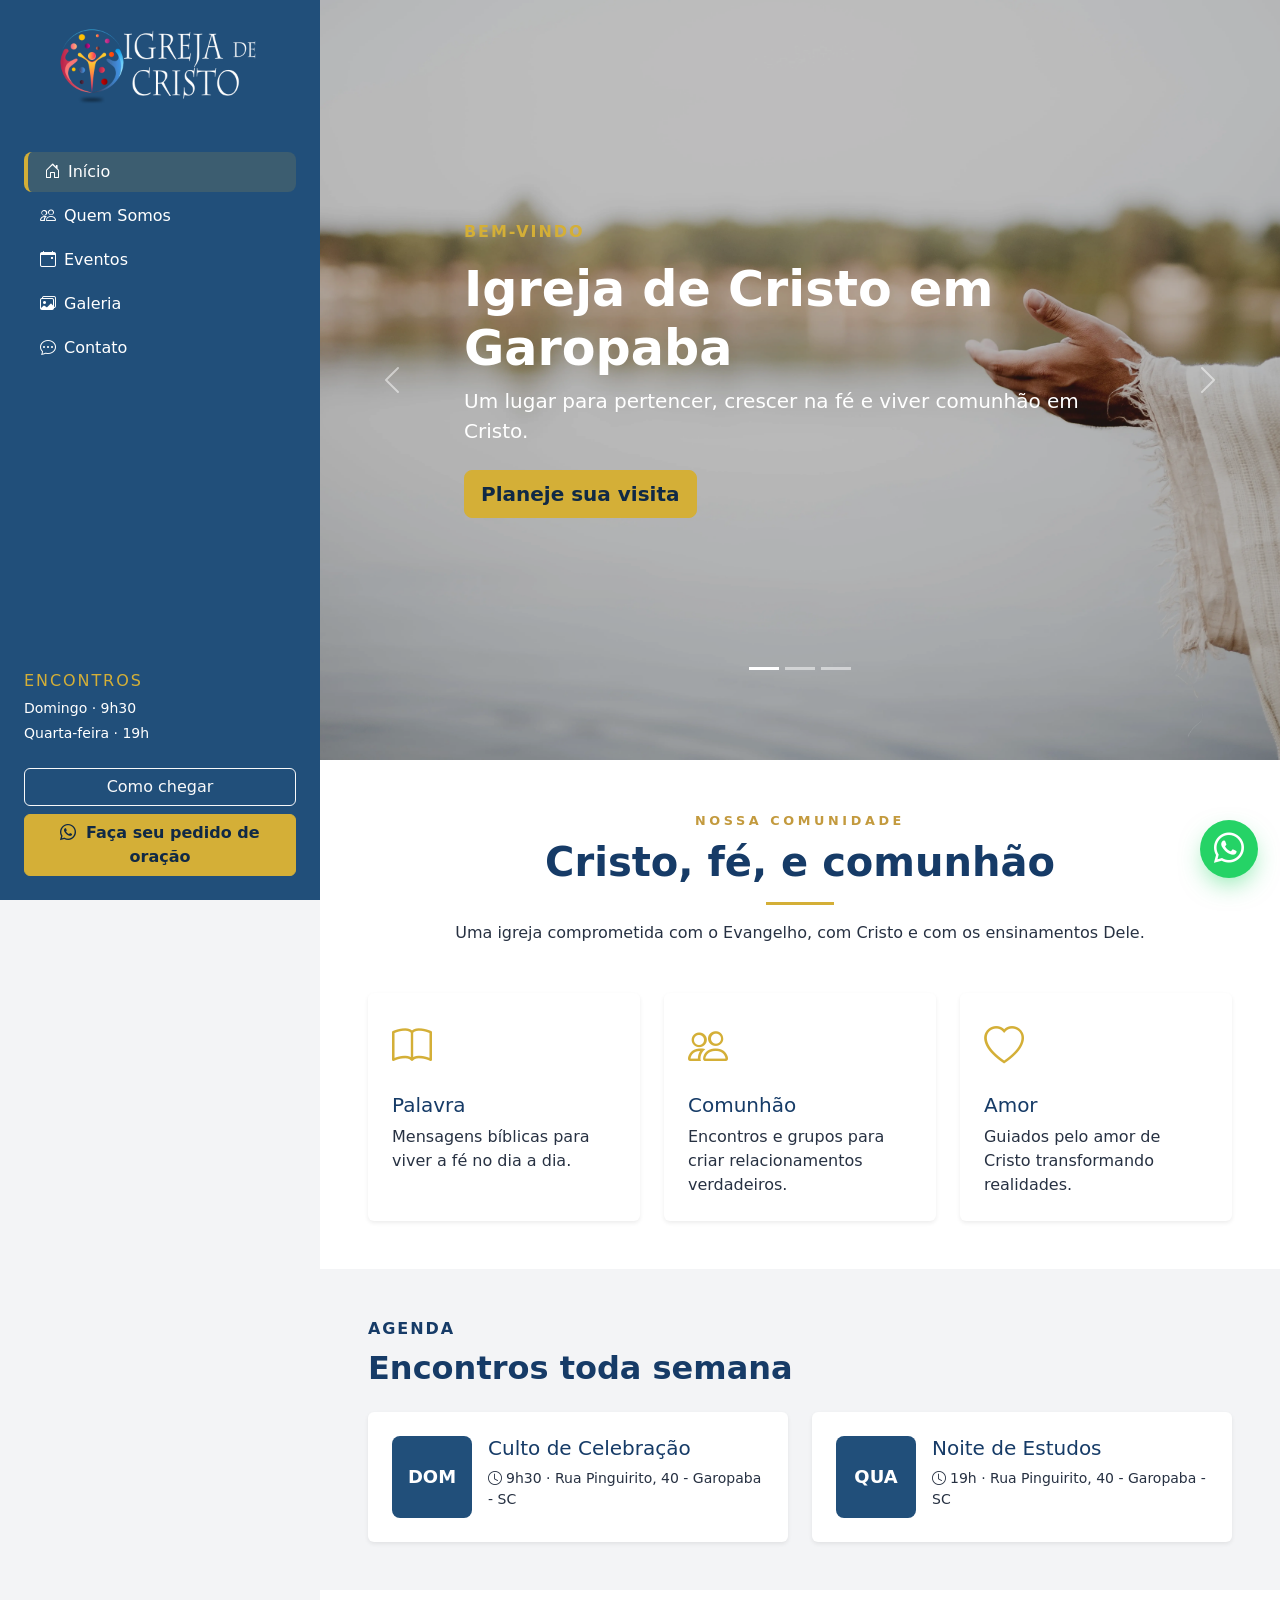
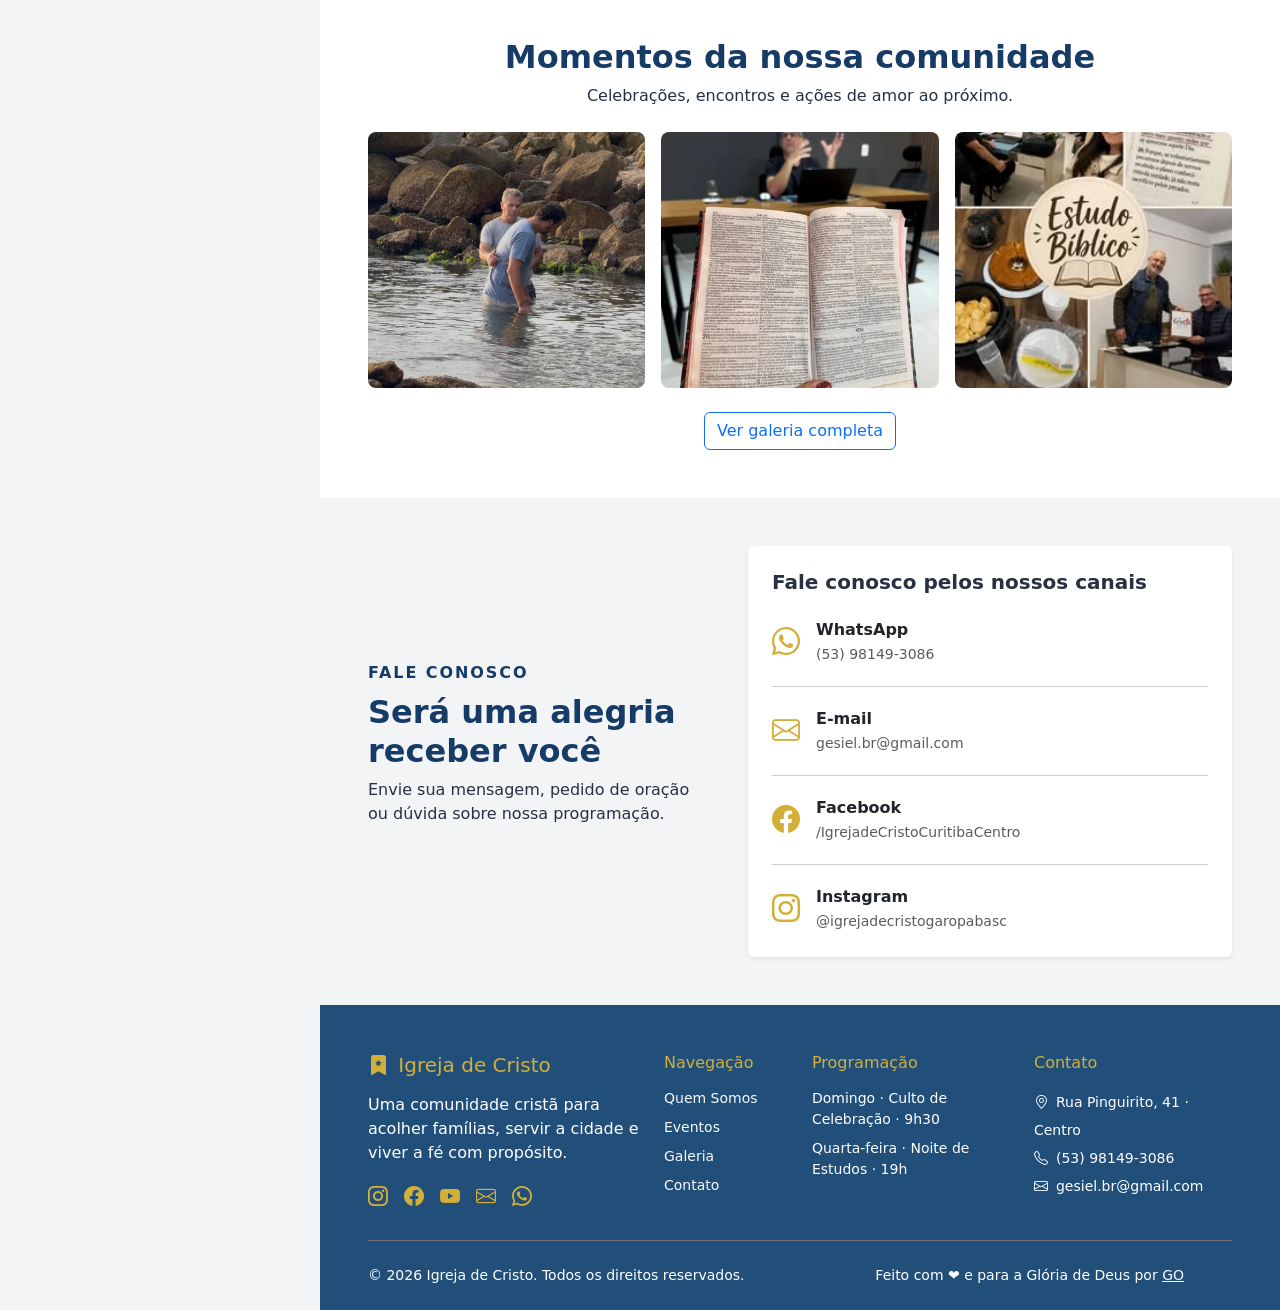
<file: garopaba/index.html>
<!doctype html>
<html lang="pt-BR">
  <head>
    <meta charset="utf-8" />
    <meta content="width=device-width, initial-scale=1" name="viewport" />
    <title>
      Igreja de Cristo em Garopaba | Cultos, Estudos Bíblicos e Comunhão
    </title>
    <meta
      content="Conheça a Igreja de Cristo em Garopaba: cultos, eventos, ministérios, galeria e contato. Venha fazer parte desta comunidade."
      name="description"
    />
    <meta content="index, follow, max-image-preview:large" name="robots" />
    <meta content="#163b67" name="theme-color" />
    <link href="https://www.igrejadecristo.net.br/" rel="canonical" />
    <link href="../assets/img/logo.svg" rel="icon" type="image/svg+xml" />
    <link
      rel="preload"
      as="image"
      href="/assets/img/closeup-shot-jesus-christ-lending-hand-help.webp"
      fetchpriority="high"
    />
    <meta content="pt_BR" property="og:locale" />
    <meta content="website" property="og:type" />
    <meta content="Igreja de Cristo" property="og:site_name" />
    <meta
      content="Igreja de Cristo | Fé, comunhão e propósito em Imbituba"
      property="og:title"
    />
    <meta
      content="Conheça a Igreja de Cristo em Imbituba: cultos, eventos, ministérios, galeria e contato. Venha fazer parte desta comunidade."
      property="og:description"
    />
    <meta content="https://www.igrejadecristo.net.br/" property="og:url" />
    <meta
      content="https://www.igrejadecristo.net.br/assets/img/og-image.jpg"
      property="og:image"
    />
    <meta content="summary_large_image" name="twitter:card" />
    <meta
      content="Igreja de Cristo | Fé, comunhão e propósito em Garopaba"
      name="twitter:title"
    />
    <meta
      content="Conheça a Igreja de Cristo em Garopaba: cultos, eventos, ministérios, galeria e contato. Venha fazer parte desta comunidade."
      name="twitter:description"
    />
    <meta
      content="https://www.igrejadecristo.net.br/assets/img/og-image.jpg"
      name="twitter:image"
    />
    <link
      crossorigin="anonymous"
      href="https://cdn.jsdelivr.net/npm/bootstrap@5.3.8/dist/css/bootstrap.min.css"
      integrity="sha384-sRIl4kxILFvY47J16cr9ZwB07vP4J8+LH7qKQnuqkuIAvNWLzeN8tE5YBujZqJLB"
      rel="stylesheet"
    />
    <link
      href="https://cdn.jsdelivr.net/npm/bootstrap-icons@1.13.1/font/bootstrap-icons.min.css"
      rel="stylesheet"
    />
    <link href="../assets/css/styles.css" rel="stylesheet" />
    <script type="application/ld+json">
      {
        "@context": "https://schema.org",
        "@graph": [
          {
            "@type": "Church",
            "@id": "https://www.igrejadecristo.net.br/garopaba/#church",
            "name": "Igreja de Cristo em Garopaba",
            "url": "https://www.igrejadecristo.net.br/garopaba/",
            "logo": "https://www.igrejadecristo.net.br/assets/img/logo.svg",
            "telephone": "+55-48-99999-9999",
            "email": "contato@igrejadecristo.net.br",
            "address": {
              "@type": "PostalAddress",
              "streetAddress": "Rua Pinguirito, 40",
              "addressLocality": "Garopaba",
              "addressRegion": "SC",
              "addressCountry": "BR"
            },
            "sameAs": [
              "https://www.instagram.com/igrejadecristo",
              "https://www.facebook.com/igrejadecristo",
              "https://www.youtube.com/@igrejadecristo"
            ]
          },
          {
            "@type": "Event",
            "@id": "https://www.igrejadecristo.net.br/garopaba/#culto-celebracao",
            "name": "Culto de Celebração",
            "description": "Culto semanal da Igreja de Cristo em Garopaba.",
            "eventAttendanceMode": "https://schema.org/OfflineEventAttendanceMode",
            "eventStatus": "https://schema.org/EventScheduled",
            "eventSchedule": {
              "@type": "Schedule",
              "repeatFrequency": "P1W",
              "byDay": "https://schema.org/Sunday",
              "startTime": "09:30",
              "endTime": "11:00"
            },
            "location": {
              "@type": "Place",
              "name": "Igreja de Cristo em Garopaba",
              "address": {
                "@type": "PostalAddress",
                "streetAddress": "Rua Pinguirito, 40",
                "addressLocality": "Garopaba",
                "addressRegion": "SC",
                "addressCountry": "BR"
              }
            },
            "organizer": {
              "@id": "https://www.igrejadecristo.net.br/garopaba/#church"
            }
          },
          {
            "@type": "Event",
            "@id": "https://www.igrejadecristo.net.br/garopaba/#noite-de-estudos",
            "name": "Noite de Estudos",
            "description": "Estudo bíblico semanal da Igreja de Cristo em Garopaba.",
            "eventAttendanceMode": "https://schema.org/OfflineEventAttendanceMode",
            "eventStatus": "https://schema.org/EventScheduled",
            "eventSchedule": {
              "@type": "Schedule",
              "repeatFrequency": "P1W",
              "byDay": "https://schema.org/Wednesday",
              "startTime": "19:00",
              "endTime": "20:30"
            },
            "location": {
              "@type": "Place",
              "name": "Igreja de Cristo em Garopaba",
              "address": {
                "@type": "PostalAddress",
                "streetAddress": "Rua Pinguirito, 40",
                "addressLocality": "Garopaba",
                "addressRegion": "SC",
                "addressCountry": "BR"
              }
            },
            "organizer": {
              "@id": "https://www.igrejadecristo.net.br/garopaba/#church"
            }
          }
        ]
      }
    </script>
  </head>
  <body>
    <a
      class="visually-hidden-focusable btn btn-gold position-absolute top-0 start-0 m-2 z-3"
      href="#conteudo-principal"
      >Pular para o conteúdo</a
    >
    <header class="d-lg-none sticky-top bg-brand shadow-sm">
      <nav
        aria-label="Navegação principal mobile"
        class="navbar navbar-dark px-3 d-flex flex-nowrap align-items-center justify-content-between"
      >
        <a
          class="navbar-brand d-flex align-items-center me-2 mb-0 flex-shrink-1"
          href="index.html"
        >
          <img
            class="img-fluid"
            src="../assets/img/novo-logo-white-300x120.webp"
            alt="Logo Igreja de Cristo"
            style="max-height: 64px; width: auto"
          />
        </a>

        <button
          aria-controls="menuMobile"
          aria-label="Abrir menu principal"
          class="navbar-toggler flex-shrink-0"
          data-bs-target="#menuMobile"
          data-bs-toggle="offcanvas"
          type="button"
        >
          <span class="navbar-toggler-icon"></span>
        </button>
      </nav>
      <div
        aria-labelledby="menuMobileLabel"
        class="offcanvas offcanvas-start text-bg-dark"
        id="menuMobile"
        tabindex="-1"
      >
        <header class="offcanvas-header border-bottom border-secondary">
          <p class="offcanvas-title fs-5" id="menuMobileLabel">
            Igreja de Cristo
          </p>
          <button
            aria-label="Fechar menu"
            class="btn-close btn-close-white"
            data-bs-dismiss="offcanvas"
            type="button"
          ></button>
        </header>
        <nav aria-label="Menu mobile" class="offcanvas-body">
          <ul class="nav flex-column gap-1">
            <li class="nav-item">
              <a
                aria-current="page"
                class="nav-link sidebar-link rounded-3 px-3 py-2 active"
                href="index.html"
              >
                <i aria-hidden="true" class="bi bi-house-door me-2"></i>Início
              </a>
            </li>
            <li class="nav-item">
              <a
                class="nav-link sidebar-link rounded-3 px-3 py-2"
                href="quem-somos.html"
              >
                <i aria-hidden="true" class="bi bi-people me-2"></i>Quem Somos
              </a>
            </li>
            <li class="nav-item">
              <a
                class="nav-link sidebar-link rounded-3 px-3 py-2"
                href="eventos.html"
              >
                <i aria-hidden="true" class="bi bi-calendar-event me-2"></i
                >Eventos
              </a>
            </li>
            <li class="nav-item">
              <a
                class="nav-link sidebar-link rounded-3 px-3 py-2"
                href="galeria.html"
              >
                <i aria-hidden="true" class="bi bi-images me-2"></i>Galeria
              </a>
            </li>
            <li class="nav-item">
              <a
                class="nav-link sidebar-link rounded-3 px-3 py-2"
                href="contato.html"
              >
                <i aria-hidden="true" class="bi bi-chat-dots me-2"></i>Contato
              </a>
            </li>
          </ul>
          <hr class="border-secondary my-4" />
          <a class="btn btn-gold w-100" href="contato.html#pedido-oracao"
            >Pedido de oração</a
          >
        </nav>
      </div>
    </header>
    <div class="container-fluid p-0">
      <div class="row g-0">
        <aside
          aria-label="Navegação e informações da igreja"
          class="col-lg-3 d-none d-lg-flex sidebar bg-brand text-white min-vh-100 sticky-top flex-column p-4"
        >
          <a
            aria-label="Igreja de Cristo - página inicial"
            class="d-flex align-items-center justify-content-center gap-3 text-white text-decoration-none mb-5"
            href="index.html"
          >
            <img
              alt=""
              class="img-fluid"
              src="../assets/img/novo-logo-white-300x120.webp"
              style="max-width: 100%; height: auto; max-height: 80px"
            />
            <!--  <span>
              <strong class="d-block lh-sm">Igreja</strong>
              <span class="text-gold fw-semibold">de Cristo</span>
            </span> -->
          </a>
          <nav aria-label="Navegação principal">
            <ul class="nav flex-column gap-1">
              <li class="nav-item">
                <a
                  aria-current="page"
                  class="nav-link sidebar-link rounded-3 px-3 py-2 active"
                  href="index.html"
                >
                  <i aria-hidden="true" class="bi bi-house-door me-2"></i>Início
                </a>
              </li>
              <li class="nav-item">
                <a
                  class="nav-link sidebar-link rounded-3 px-3 py-2"
                  href="quem-somos.html"
                >
                  <i aria-hidden="true" class="bi bi-people me-2"></i>Quem Somos
                </a>
              </li>
              <li class="nav-item">
                <a
                  class="nav-link sidebar-link rounded-3 px-3 py-2"
                  href="eventos.html"
                >
                  <i aria-hidden="true" class="bi bi-calendar-event me-2"></i
                  >Eventos
                </a>
              </li>
              <li class="nav-item">
                <a
                  class="nav-link sidebar-link rounded-3 px-3 py-2"
                  href="galeria.html"
                >
                  <i aria-hidden="true" class="bi bi-images me-2"></i>Galeria
                </a>
              </li>
              <li class="nav-item">
                <a
                  class="nav-link sidebar-link rounded-3 px-3 py-2"
                  href="contato.html"
                >
                  <i aria-hidden="true" class="bi bi-chat-dots me-2"></i>Contato
                </a>
              </li>
            </ul>
          </nav>
          <section aria-labelledby="cultos-aside" class="mt-auto pt-3">
            <h2
              class="fs-6 text-uppercase text-gold letter-spacing"
              id="cultos-aside"
            >
              Encontros
            </h2>
            <p class="small mb-1">Domingo · 9h30</p>
            <p class="small mb-4">Quarta-feira · 19h</p>
            <a class="btn btn-outline-light w-100 mb-2" href="contato.html"
              >Como chegar</a
            >
            <a
              class="btn btn-gold w-100"
              href="https://wa.me/5553981493086?text=Ol%C3%A1%2C%20gostaria%20de%20fazer%20um%20pedido%20de%20ora%C3%A7%C3%A3o."
              rel="noopener noreferrer"
              target="_blank"
            >
              <i aria-hidden="true" class="bi bi-whatsapp me-1"></i> Faça seu
              pedido de oração
            </a>
          </section>
        </aside>
        <main
          class="col-12 col-lg-9 d-flex flex-column min-vh-100"
          id="conteudo-principal"
        >
          <section aria-label="Destaques da igreja">
            <div
              class="carousel slide carousel-fade"
              data-bs-ride="carousel"
              id="carouselInicio"
            >
              <div class="carousel-indicators">
                <button
                  aria-current="true"
                  aria-label="Mensagem de boas-vindas"
                  class="active"
                  data-bs-slide-to="0"
                  data-bs-target="#carouselInicio"
                  type="button"
                ></button>
                <button
                  aria-label="Cultos e encontros"
                  data-bs-slide-to="1"
                  data-bs-target="#carouselInicio"
                  type="button"
                ></button>
                <button
                  aria-label="Servir e participar"
                  data-bs-slide-to="2"
                  data-bs-target="#carouselInicio"
                  type="button"
                ></button>
              </div>
              <div class="carousel-inner">
                <article class="carousel-item active">
                  <!-- <img
                    alt="Interior de igreja iluminado durante uma celebração"
                    class="d-block w-100 hero-slide"
                    src="https://images.unsplash.com/photo-1507692049790-de58290a4334?auto=format&amp;fit=crop&amp;w=1700&amp;q=80"
                  /> -->
                  <img
                    alt="Imagem mão de Jesus Cristo estendida para ajudar alguém"
                    class="d-block w-100 hero-slide hero-slide-mobile-right"
                    src="/assets/img/closeup-shot-jesus-christ-lending-hand-help.webp"
                    width="1700"
                    height="900"
                    fetchpriority="high"
                  />
                  <div
                    class="carousel-caption text-start top-50 translate-middle-y bottom-auto hero-caption"
                  >
                    <p
                      class="text-gold text-uppercase fw-semibold letter-spacing mb-3"
                    >
                      Bem-vindo
                    </p>
                    <h1 class="display-4 fw-bold">
                      Igreja de Cristo em Garopaba
                    </h1>
                    <p class="lead d-none d-sm-block">
                      Um lugar para pertencer, crescer na fé e viver comunhão em
                      Cristo.
                    </p>
                    <a class="btn btn-gold btn-lg mt-2" href="contato.html"
                      >Planeje sua visita</a
                    >
                  </div>
                </article>
                <article class="carousel-item">
                  <!--  <img
                    alt="Pessoas reunidas em momento de adoração"
                    class="d-block w-100 hero-slide"
                    src="https://images.unsplash.com/photo-1438232992991-995b7058bbb3?auto=format&amp;fit=crop&amp;w=1700&amp;q=80"
                  /> -->
                  <img
                    alt="Silhueta de uma cruz ao pôr do sol"
                    class="d-block w-100 hero-slide hero-slide-mobile-right"
                    src="/assets/img/resurrection-concept-crucifixion-jesus-christ-cross-sunset.webp"
                    width="1700"
                    height="900"
                    loading="lazy"
                  />
                  <div
                    class="carousel-caption text-start top-50 translate-middle-y bottom-auto hero-caption"
                  >
                    <p
                      class="text-gold text-uppercase fw-semibold letter-spacing mb-3"
                    >
                      Culto de domingo
                    </p>
                    <h2 class="display-5 fw-bold">Domingos às 9h30</h2>
                    <p class="lead d-none d-sm-block">
                      Uma celebração preparada para toda a família.
                    </p>
                    <a class="btn btn-gold btn-lg mt-2" href="eventos.html"
                      >Ver programação</a
                    >
                  </div>
                </article>
                <article class="carousel-item">
                  <img
                    alt="Pessoas em comunhão ao pôr do sol"
                    class="d-block w-100 hero-slide"
                    src="/assets/img/silhouette-handsome-asian-man-praying.webp"
                    width="1700"
                    height="900"
                    loading="lazy"
                  />
                  <div
                    class="carousel-caption text-start top-50 translate-middle-y bottom-auto hero-caption"
                  >
                    <p
                      class="text-gold text-uppercase fw-semibold letter-spacing mb-3"
                    >
                      Conecte-se
                    </p>
                    <h2 class="display-5 fw-bold">Há espaço para você aqui</h2>
                    <p class="lead d-none d-sm-block">
                      Conheça ministérios, grupos e formas de servir.
                    </p>
                    <a class="btn btn-gold btn-lg mt-2" href="quem-somos.html"
                      >Conheça a igreja</a
                    >
                  </div>
                </article>
              </div>
              <button
                aria-label="Slide anterior"
                class="carousel-control-prev"
                data-bs-slide="prev"
                data-bs-target="#carouselInicio"
                type="button"
              >
                <span
                  aria-hidden="true"
                  class="carousel-control-prev-icon"
                ></span>
              </button>
              <button
                aria-label="Próximo slide"
                class="carousel-control-next"
                data-bs-slide="next"
                data-bs-target="#carouselInicio"
                type="button"
              >
                <span
                  aria-hidden="true"
                  class="carousel-control-next-icon"
                ></span>
              </button>
            </div>
          </section>
          <section
            aria-labelledby="acolhimento"
            class="bg-white py-5 px-4 px-md-5"
          >
            <header class="text-center mx-auto mb-5" style="max-width: 46rem">
              <!-- <p
                class="text-uppercase text-brand fw-semibold letter-spacing mb-2"
              >
                Nossa comunidade
              </p> -->
              <span class="section-kicker">Nossa comunidade</span>
              <h2 class="display-6 fw-bold text-brand" id="acolhimento">
                Cristo, fé, e comunhão
              </h2>
              <span
                aria-hidden="true"
                class="gold-rule d-block mx-auto my-3"
              ></span>
              <p class="text-secondary">
                Uma igreja comprometida com o Evangelho, com Cristo e com os
                ensinamentos Dele.
              </p>
            </header>
            <div class="row g-4">
              <article class="col-md-4">
                <div class="card h-100 border-0 shadow-sm hover-lift">
                  <div class="card-body p-4">
                    <i aria-hidden="true" class="bi bi-book text-gold fs-1"></i>
                    <h3 class="h5 text-brand mt-3">Palavra</h3>
                    <p class="text-secondary mb-0">
                      Mensagens bíblicas para viver a fé no dia a dia.
                    </p>
                  </div>
                </div>
              </article>
              <article class="col-md-4">
                <div class="card h-100 border-0 shadow-sm hover-lift">
                  <div class="card-body p-4">
                    <i
                      aria-hidden="true"
                      class="bi bi-people text-gold fs-1"
                    ></i>
                    <h3 class="h5 text-brand mt-3">Comunhão</h3>
                    <p class="text-secondary mb-0">
                      Encontros e grupos para criar relacionamentos verdadeiros.
                    </p>
                  </div>
                </div>
              </article>
              <article class="col-md-4">
                <div class="card h-100 border-0 shadow-sm hover-lift">
                  <div class="card-body p-4">
                    <i
                      aria-hidden="true"
                      class="bi bi-heart text-gold fs-1"
                    ></i>
                    <h3 class="h5 text-brand mt-3">Amor</h3>
                    <p class="text-secondary mb-0">
                      Guiados pelo amor de Cristo transformando realidades.
                    </p>
                  </div>
                </div>
              </article>
            </div>
          </section>
          <section
            aria-labelledby="proximos-eventos"
            class="bg-soft py-5 px-4 px-md-5"
          >
            <header
              class="d-md-flex justify-content-between align-items-end mb-4"
            >
              <section aria-labelledby="proximos-eventos">
                <p
                  class="text-uppercase text-brand fw-semibold letter-spacing mb-2"
                >
                  Agenda
                </p>
                <h2 class="fw-bold text-brand mb-0" id="proximos-eventos">
                  Encontros toda semana
                </h2>
              </section>
              <!-- <a
                class="btn btn-outline-primary mt-3 mt-md-0"
                href="eventos.html"
                >Agenda completa</a
              > -->
            </header>
            <div class="row g-4">
              <article class="col-xl-6">
                <div class="card border-0 shadow-sm h-100">
                  <div class="card-body d-flex gap-3 p-4">
                    <time
                      class="event-date text-center rounded-3 bg-brand text-white p-2 d-flex align-items-center justify-content-center"
                      datetime="2026-05-31"
                      ><strong class="d-block fs-3 lh-1">DOM</strong>
                      <!-- <span class="small" >MAI</span> -->
                    </time>
                    <div>
                      <h3 class="h5 text-brand">Culto de Celebração</h3>
                      <p class="text-secondary small mb-2">
                        <i class="bi bi-clock me-1"></i>9h30 · Rua Pinguirito,
                        40 - Garopaba - SC
                      </p>
                    </div>
                  </div>
                </div>
              </article>
              <article class="col-xl-6">
                <div class="card border-0 shadow-sm h-100">
                  <div class="card-body d-flex gap-3 p-4">
                    <time
                      class="event-date text-center rounded-3 bg-brand text-white p-2 d-flex align-items-center justify-content-center"
                      datetime="2026-06-03"
                      ><strong class="d-block fs-3 lh-1">QUA</strong>
                      <!-- <span class="small">JUN</span> -->
                    </time>
                    <div>
                      <h3 class="h5 text-brand">Noite de Estudos</h3>
                      <p class="text-secondary small mb-2">
                        <i class="bi bi-clock me-1"></i>19h · Rua Pinguirito, 40
                        - Garopaba - SC
                      </p>
                    </div>
                  </div>
                </div>
              </article>
              <!-- <article class="col-xl-4">
                <div class="card border-0 shadow-sm h-100">
                  <div class="card-body d-flex gap-3 p-4">
                    <time
                      class="event-date text-center rounded-3 bg-brand text-white p-2"
                      datetime="2026-06-06"
                      ><strong class="d-block fs-3 lh-1">06</strong
                      ><span class="small">JUN</span></time
                    >
                    <div>
                      <h3 class="h5 text-brand">Encontro de Jovens</h3>
                      <p class="text-secondary small mb-2">
                        <i class="bi bi-clock me-1"></i>19h30 · Salão social
                      </p>
                      <a class="link-primary" href="eventos.html">Detalhes</a>
                    </div>
                  </div>
                </div>
              </article> -->
            </div>
          </section>
          <section
            aria-labelledby="galeria-home"
            class="bg-white py-5 px-4 px-md-5"
          >
            <header class="text-center mb-4">
              <h2 class="fw-bold text-brand" id="galeria-home">
                Momentos da nossa comunidade
              </h2>
              <p class="text-secondary">
                Celebrações, encontros e ações de amor ao próximo.
              </p>
            </header>
            <div class="row g-3 mb-4">
              <figure class="col-md-4 mb-0">
                <!-- <img
                  alt="Comunidade reunida em celebração"
                  class="img-fluid rounded-3 gallery-image w-100"
                  loading="lazy"
                  src="https://images.unsplash.com/photo-1438232992991-995b7058bbb3?auto=format&amp;fit=crop&amp;w=800&amp;q=80"
                /> -->
                <img
                  alt="Comunidade reunida em celebração"
                  class="img-fluid rounded-3 gallery-image w-100"
                  loading="lazy"
                  src="/assets/img/garopaba/batismo_1.webp"
                  width="800"
                  height="600"
                />
              </figure>
              <figure class="col-md-4 mb-0">
                <!-- <img
                  alt="Bíblia aberta durante momento de estudo"
                  class="img-fluid rounded-3 gallery-image w-100"
                  loading="lazy"
                  src="https://images.unsplash.com/photo-1504052434569-70ad5836ab65?auto=format&amp;fit=crop&amp;w=800&amp;q=80"
                /> -->
                <img
                  alt="Bíblia aberta durante momento de estudo"
                  class="img-fluid rounded-3 gallery-image w-100"
                  loading="lazy"
                  src="/assets/img/garopaba/estudo_biblico_03.webp"
                  width="800"
                  height="600"
                />
              </figure>
              <figure class="col-md-4 mb-0">
                <!-- <img
                  alt="Grupo reunido em comunhão"
                  class="img-fluid rounded-3 gallery-image w-100"
                  loading="lazy"
                  src="https://images.unsplash.com/photo-1529070538774-1843cb3265df?auto=format&amp;fit=crop&amp;w=800&amp;q=80"
                /> -->
                <img
                  alt="Grupo reunido em comunhão"
                  class="img-fluid rounded-3 gallery-image w-100"
                  loading="lazy"
                  src="/assets/img/garopaba/estudo_biblico_01.webp"
                  width="800"
                  height="600"
                />
              </figure>
            </div>
            <p class="text-center mb-0">
              <a class="btn btn-outline-primary" href="galeria.html"
                >Ver galeria completa</a
              >
            </p>
          </section>
          <section
            aria-labelledby="contato-home"
            class="bg-soft py-5 px-4 px-md-5"
          >
            <div class="row align-items-center g-5">
              <div class="col-lg-5">
                <p
                  class="text-uppercase text-brand fw-semibold letter-spacing mb-2"
                >
                  Fale conosco
                </p>
                <h2 class="fw-bold text-brand" id="contato-home">
                  Será uma alegria receber você
                </h2>
                <p class="text-secondary">
                  Envie sua mensagem, pedido de oração ou dúvida sobre nossa
                  programação.
                </p>
                <!-- <a class="btn btn-gold" href="contato.html"
                  >Entrar em contato</a
                > -->
              </div>
              <!--  <div class="col-lg-7">
                <form
                  action="#"
                  aria-label="Formulário rápido de contato"
                  class="card border-0 shadow-sm p-4 needs-validation"
                  method="post"
                  novalidate=""
                >
                  <div class="row g-3">
                    <p class="col-md-6 mb-0">
                      <label class="form-label" for="nome-home">Nome</label
                      ><input
                        class="form-control"
                        id="nome-home"
                        name="nome"
                        required=""
                        type="text"
                      /><span class="invalid-feedback">Informe seu nome.</span>
                    </p>
                    <p class="col-md-6 mb-0">
                      <label class="form-label" for="email-home">E-mail</label
                      ><input
                        class="form-control"
                        id="email-home"
                        name="email"
                        required=""
                        type="email"
                      /><span class="invalid-feedback"
                        >Informe um e-mail válido.</span
                      >
                    </p>
                    <p class="col-12 mb-0">
                      <label class="form-label" for="mensagem-home"
                        >Mensagem</label
                      ><textarea
                        class="form-control"
                        id="mensagem-home"
                        name="mensagem"
                        required=""
                        rows="4"
                      ></textarea
                      ><span class="invalid-feedback"
                        >Escreva sua mensagem.</span
                      >
                    </p>
                    <p class="col-12 mb-0">
                      <button class="btn btn-primary px-4" type="submit">
                        Enviar mensagem
                      </button>
                    </p>
                  </div>
                </form>
              </div> -->
              <!--  <div class="col-lg-7">
                <div class="card border-0 shadow-sm p-4">
                  <h5 class="fw-semibold mb-4">Nossos canais</h5>
                  <div class="d-flex flex-column gap-3">
                    <a
                      href="https://wa.me/5522999999999"
                      target="_blank"
                      class="d-flex align-items-center gap-3 text-decoration-none text-dark"
                    >
                      <i class="bi bi-whatsapp fs-3 text-success"></i>
                      <div>
                        <div class="fw-semibold">WhatsApp</div>
                        <small class="text-muted">(22) 99999-9999</small>
                      </div>
                    </a>

                    <hr class="my-1" />

                    <a
                      href="mailto:contato@igrejadecristo.com.br"
                      class="d-flex align-items-center gap-3 text-decoration-none text-dark"
                    >
                      <i class="bi bi-envelope fs-3 text-gold"></i>
                      <div>
                        <div class="fw-semibold">E-mail</div>
                        <small class="text-muted"
                          >contato@igrejadecristo.com.br</small
                        >
                      </div>
                    </a>

                    <hr class="my-1" />

                    <a
                      href="https://facebook.com/igrejadecristo"
                      target="_blank"
                      class="d-flex align-items-center gap-3 text-decoration-none text-dark"
                    >
                      <i class="bi bi-facebook fs-3" style="color: #1877f2"></i>
                      <div>
                        <div class="fw-semibold">Facebook</div>
                        <small class="text-muted">/igrejadecristo</small>
                      </div>
                    </a>

                    <hr class="my-1" />

                    <a
                      href="https://instagram.com/igrejadecristo"
                      target="_blank"
                      class="d-flex align-items-center gap-3 text-decoration-none text-dark"
                    >
                      <i
                        class="bi bi-instagram fs-3"
                        style="color: #e1306c"
                      ></i>
                      <div>
                        <div class="fw-semibold">Instagram</div>
                        <small class="text-muted">@igrejadecristo</small>
                      </div>
                    </a>
                  </div>
                </div>
              </div> -->
              <div class="col-lg-7">
                <div class="card border-0 shadow-sm p-4">
                  <h3 class="h5 fw-semibold mb-4">
                    Fale conosco pelos nossos canais
                  </h3>
                  <div class="d-flex flex-column gap-3">
                    <a
                      href="https://wa.me/5553981493086"
                      target="_blank"
                      rel="noopener noreferrer"
                      class="d-flex align-items-center gap-3 text-decoration-none text-dark"
                    >
                      <i
                        aria-hidden="true"
                        class="bi bi-whatsapp fs-3 text-gold"
                      ></i>
                      <div>
                        <div class="fw-semibold">WhatsApp</div>
                        <small class="text-muted">(53) 98149-3086</small>
                      </div>
                    </a>

                    <hr class="my-1" />

                    <a
                      href="mailto:gesiel.br@gmail.com"
                      class="d-flex align-items-center gap-3 text-decoration-none text-dark"
                    >
                      <i
                        aria-hidden="true"
                        class="bi bi-envelope fs-3 text-gold"
                      ></i>
                      <div>
                        <div class="fw-semibold">E-mail</div>
                        <small class="text-muted">gesiel.br@gmail.com</small>
                      </div>
                    </a>

                    <hr class="my-1" />

                    <a
                      href="https://www.facebook.com/IgrejadeCristoCuritibaCentro"
                      target="_blank"
                      rel="noopener noreferrer"
                      class="d-flex align-items-center gap-3 text-decoration-none text-dark"
                    >
                      <i
                        aria-hidden="true"
                        class="bi bi-facebook fs-3 text-gold"
                      ></i>
                      <div>
                        <div class="fw-semibold">Facebook</div>
                        <small class="text-muted"
                          >/IgrejadeCristoCuritibaCentro</small
                        >
                      </div>
                    </a>

                    <hr class="my-1" />

                    <a
                      href="https://www.instagram.com/igrejadecristogaropabasc/"
                      target="_blank"
                      rel="noopener noreferrer"
                      class="d-flex align-items-center gap-3 text-decoration-none text-dark"
                    >
                      <i
                        aria-hidden="true"
                        class="bi bi-instagram fs-3 text-gold"
                      ></i>
                      <div>
                        <div class="fw-semibold">Instagram</div>
                        <small class="text-muted"
                          >@igrejadecristogaropabasc</small
                        >
                      </div>
                    </a>
                  </div>
                </div>
              </div>
            </div>
          </section>
          <footer class="bg-brand text-white pt-5 pb-4 mt-auto">
            <div
              aria-label="Rodapé institucional"
              class="container-fluid px-4 px-md-5"
            >
              <div class="row g-4 pb-4">
                <nav
                  aria-labelledby="footer-links"
                  class="col-6 col-md-3 col-xl-2 order-1 order-md-2"
                >
                  <h2 class="h6 text-gold mb-3" id="footer-links">Navegação</h2>
                  <ul class="list-unstyled small d-grid gap-2">
                    <li>
                      <a
                        class="link-light text-decoration-none"
                        href="quem-somos.html"
                        >Quem Somos</a
                      >
                    </li>
                    <li>
                      <a
                        class="link-light text-decoration-none"
                        href="eventos.html"
                        >Eventos</a
                      >
                    </li>
                    <li>
                      <a
                        class="link-light text-decoration-none"
                        href="galeria.html"
                        >Galeria</a
                      >
                    </li>
                    <li>
                      <a
                        class="link-light text-decoration-none"
                        href="contato.html"
                        >Contato</a
                      >
                    </li>
                  </ul>
                </nav>

                <div
                  aria-labelledby="footer-cultos"
                  class="col-6 col-md-3 col-xl-3 order-2 order-md-3"
                >
                  <h2 class="h6 text-gold mb-3" id="footer-cultos">
                    Programação
                  </h2>
                  <ul class="list-unstyled text-white small d-grid gap-2">
                    <li>Domingo · Culto de Celebração · 9h30</li>
                    <li>Quarta-feira · Noite de Estudos · 19h</li>
                  </ul>
                </div>

                <div
                  aria-labelledby="footer-contact"
                  class="col-xl-3 order-3 order-md-4"
                >
                  <h2 class="h6 text-gold mb-3" id="footer-contact">Contato</h2>
                  <address class="text-white small lh-lg mb-3">
                    <i aria-hidden="true" class="bi bi-geo-alt me-2"></i>Rua
                    Pinguirito, 41 · Centro<br />
                    <i aria-hidden="true" class="bi bi-telephone me-2"></i>(53)
                    98149-3086<br />
                    <i aria-hidden="true" class="bi bi-envelope me-2"></i
                    >gesiel.br@gmail.com
                  </address>
                </div>

                <div
                  aria-labelledby="footer-brand"
                  class="col-md-6 col-xl-4 order-4 order-md-1"
                >
                  <h2 class="h5 text-gold mb-3" id="footer-brand">
                    <i
                      aria-hidden="true"
                      class="bi bi-bookmark-star-fill text-gold me-1"
                    ></i>
                    Igreja de Cristo
                  </h2>
                  <p class="text-white">
                    Uma comunidade cristã para acolher famílias, servir a cidade
                    e viver a fé com propósito.
                  </p>
                  <nav aria-label="Redes sociais" class="d-flex gap-3">
                    <a
                      aria-label="Instagram"
                      href="https://www.instagram.com/igrejadecristogaropabasc/"
                      class="text-gold fs-5"
                      target="_blank"
                      rel="noopener noreferrer"
                    >
                      <i aria-hidden="true" class="bi bi-instagram"></i>
                    </a>

                    <a
                      aria-label="Facebook"
                      href="https://www.facebook.com/IgrejadeCristoCuritibaCentro"
                      class="text-gold fs-5"
                      target="_blank"
                      rel="noopener noreferrer"
                    >
                      <i aria-hidden="true" class="bi bi-facebook"></i>
                    </a>

                    <a
                      aria-label="YouTube"
                      href="https://www.youtube.com/@IgrejadeCristoCuritiba"
                      class="text-gold fs-5"
                      target="_blank"
                      rel="noopener noreferrer"
                    >
                      <i aria-hidden="true" class="bi bi-youtube"></i>
                    </a>

                    <a
                      aria-label="E-mail"
                      href="mailto:gesiel.br@gmail.com"
                      class="text-gold fs-5"
                    >
                      <i aria-hidden="true" class="bi bi-envelope"></i>
                    </a>

                    <a
                      aria-label="WhatsApp"
                      href="https://wa.me/5553981493086"
                      target="_blank"
                      class="text-gold fs-5"
                      rel="noopener noreferrer"
                    >
                      <i aria-hidden="true" class="bi bi-whatsapp"></i>
                    </a>
                  </nav>
                </div>
              </div>
              <div
                class="border-top border-secondary pt-4 d-md-flex justify-content-between align-items-center small text-white"
              >
                <p class="mb-2 mb-md-0">
                  © <span data-current-year="">2026</span> Igreja de Cristo.
                  Todos os direitos reservados.
                </p>
                <p class="mb-0 me-0 me-lg-5">
                  <!--  <a
                    class="link-light text-decoration-none"
                    href="#"
                    >Política de Privacidade</a
                  >
                  ·
                  <a
                    class="link-light text-decoration-none"
                    href="#"
                    >Termos de Uso</a
                  > -->
                  Feito com ❤ e para a Glória de Deus por
                  <a
                    class="link-light"
                    href="https://gesieloliveira.com.br"
                    rel="noopener noreferrer"
                    style="color: var(--brand-gold); text-decoration: underline"
                    >GO</a
                  >
                </p>
              </div>
            </div>
          </footer>
          <a
            href="https://wa.me/5553981493086"
            class="whatsapp-float"
            target="_blank"
            rel="noopener noreferrer"
            aria-label="Fale conosco pelo WhatsApp"
          >
            <i aria-hidden="true" class="bi bi-whatsapp"></i>
          </a>
        </main>
      </div>
    </div>
    <script
      crossorigin="anonymous"
      integrity="sha384-FKyoEForCGlyvwx9Hj09JcYn3nv7wiPVlz7YYwJrWVcXK/BmnVDxM+D2scQbITxI"
      src="https://cdn.jsdelivr.net/npm/bootstrap@5.3.8/dist/js/bootstrap.bundle.min.js"
    ></script>
    <script src="../assets/js/main.js" defer></script>
  </body>
</html>
</file>
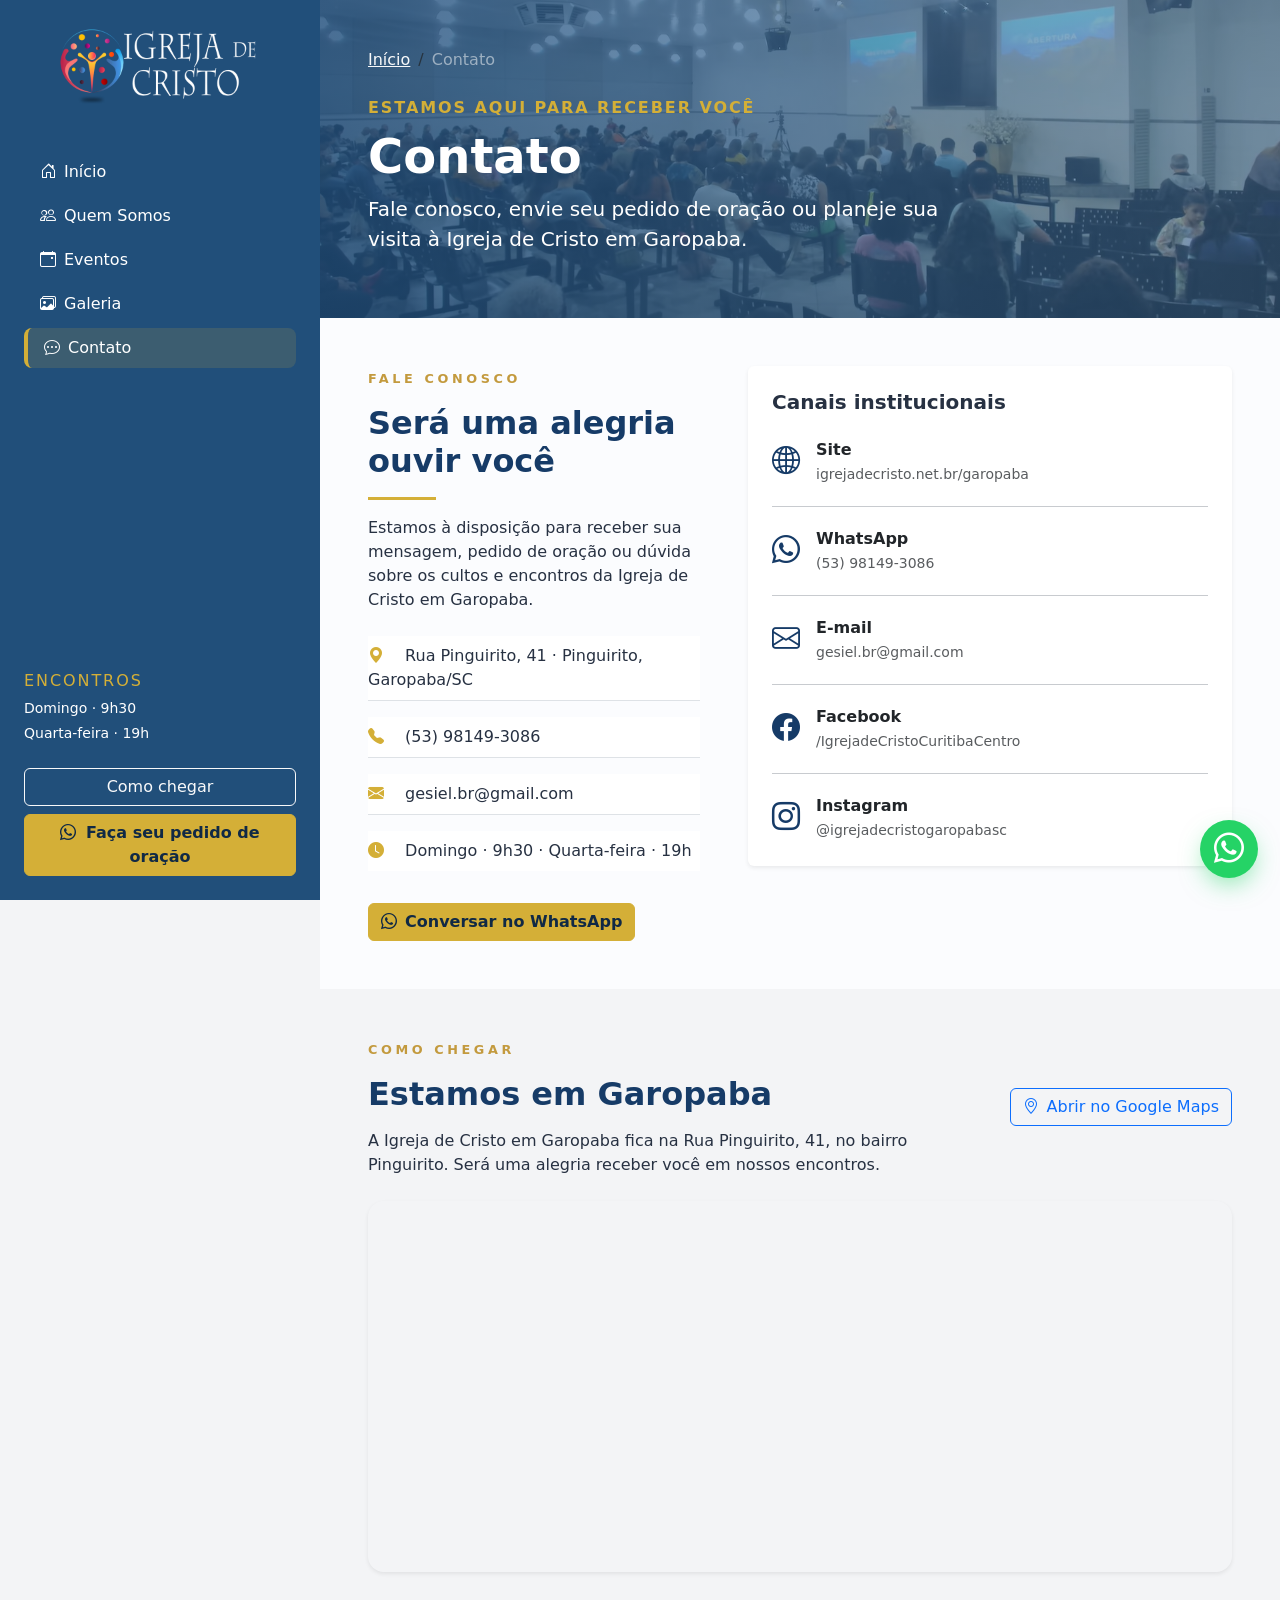
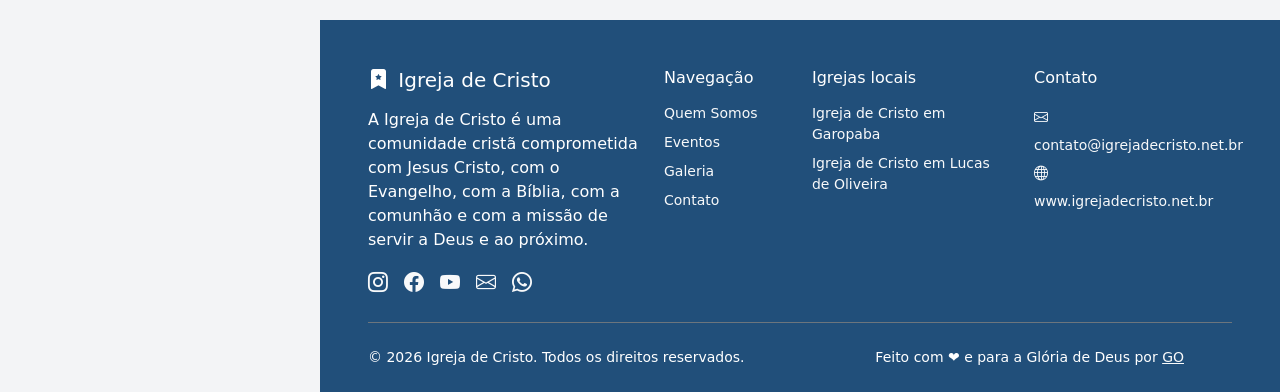
<file: contato.html>
<!doctype html>

<html lang="pt-BR">
  <head>
    <meta charset="utf-8" />
    <meta content="width=device-width, initial-scale=1" name="viewport" />

    <title>Contato e Pedido de Oração | Igreja de Cristo em Garopaba</title>

    <meta
      content="Entre em contato com a Igreja de Cristo em Garopaba, planeje sua visita, saiba como chegar ou envie seu pedido de oração."
      name="description"
    />
    <meta content="index, follow, max-image-preview:large" name="robots" />
    <meta content="#163b67" name="theme-color" />

    <link
      href="https://www.igrejadecristo.net.br/contato.html"
      rel="canonical"
    />
    <link href="assets/img/logo.svg" rel="icon" type="image/svg+xml" />

    <meta content="pt_BR" property="og:locale" />
    <meta content="website" property="og:type" />
    <meta content="Igreja de Cristo" property="og:site_name" />
    <meta
      content="Contato e Pedido de Oração | Igreja de Cristo em Garopaba"
      property="og:title"
    />
    <meta
      content="Fale com a Igreja de Cristo em Garopaba, planeje sua visita, encontre nosso endereço e envie seu pedido de oração."
      property="og:description"
    />
    <meta
      content="https://www.igrejadecristo.net.br/contato.html"
      property="og:url"
    />
    <meta
      content="https://www.igrejadecristo.net.br/assets/img/og-image.jpg"
      property="og:image"
    />

    <meta content="summary_large_image" name="twitter:card" />
    <meta
      content="Contato e Pedido de Oração | Igreja de Cristo em Garopaba"
      name="twitter:title"
    />
    <meta
      content="Fale com a Igreja de Cristo em Garopaba, planeje sua visita, encontre nosso endereço e envie seu pedido de oração."
      name="twitter:description"
    />
    <meta
      content="https://www.igrejadecristo.net.br/assets/img/og-image.jpg"
      name="twitter:image"
    />

    <link
      crossorigin="anonymous"
      href="https://cdn.jsdelivr.net/npm/bootstrap@5.3.8/dist/css/bootstrap.min.css"
      integrity="sha384-sRIl4kxILFvY47J16cr9ZwB07vP4J8+LH7qKQnuqkuIAvNWLzeN8tE5YBujZqJLB"
      rel="stylesheet"
    />
    <link
      href="https://cdn.jsdelivr.net/npm/bootstrap-icons@1.13.1/font/bootstrap-icons.min.css"
      rel="stylesheet"
    />
    <link href="assets/css/styles.css" rel="stylesheet" />

    <script type="application/ld+json">
      {
        "@context": "https://schema.org",
        "@graph": [
          {
            "@type": "Church",
            "@id": "https://www.igrejadecristo.net.br/#church",
            "name": "Igreja de Cristo em Garopaba",
            "url": "https://www.igrejadecristo.net.br/",
            "logo": "https://www.igrejadecristo.net.br/assets/img/logo.svg",
            "telephone": "+55-53-98149-3086",
            "email": "gesiel.br@gmail.com",
            "address": {
              "@type": "PostalAddress",
              "streetAddress": "Rua Pinguirito, 41",
              "addressLocality": "Garopaba",
              "addressRegion": "SC",
              "addressCountry": "BR"
            },
            "sameAs": [
              "https://www.instagram.com/igrejadecristogaropabasc/",
              "https://www.facebook.com/IgrejadeCristoCuritibaCentro",
              "https://www.youtube.com/@IgrejadeCristoCuritiba"
            ]
          },
          {
            "@type": "ContactPage",
            "@id": "https://www.igrejadecristo.net.br/contato.html#contact-page",
            "url": "https://www.igrejadecristo.net.br/contato.html",
            "name": "Contato e Pedido de Oração | Igreja de Cristo em Garopaba",
            "description": "Página de contato da Igreja de Cristo em Garopaba, com endereço, canais de atendimento e pedido de oração.",
            "mainEntity": {
              "@id": "https://www.igrejadecristo.net.br/#church"
            }
          }
        ]
      }
    </script>
  </head>
  <body>
    <a
      class="visually-hidden-focusable btn btn-gold position-absolute top-0 start-0 m-2 z-3"
      href="#conteudo-principal"
      >Pular para o conteúdo</a
    >
    <header class="d-lg-none sticky-top bg-brand shadow-sm">
      <nav
        aria-label="Navegação principal mobile"
        class="navbar navbar-dark px-3 d-flex flex-nowrap align-items-center justify-content-between"
      >
        <a
          class="navbar-brand d-flex align-items-center me-2 mb-0 flex-shrink-1"
          href="index.html"
        >
          <img
            class="img-fluid"
            src="assets/img/novo-logo-white-300x120.webp"
            alt="Logo Igreja de Cristo"
            style="max-height: 64px; width: auto"
          />
        </a>

        <button
          aria-controls="menuMobile"
          aria-label="Abrir menu principal"
          class="navbar-toggler flex-shrink-0"
          data-bs-target="#menuMobile"
          data-bs-toggle="offcanvas"
          type="button"
        >
          <span class="navbar-toggler-icon"></span>
        </button>
      </nav>

      <div
        aria-labelledby="menuMobileLabel"
        class="offcanvas offcanvas-start text-bg-dark"
        id="menuMobile"
        tabindex="-1"
      >
        <header class="offcanvas-header border-bottom border-secondary">
          <p class="offcanvas-title fs-5" id="menuMobileLabel">
            Igreja de Cristo
          </p>
          <button
            aria-label="Fechar menu"
            class="btn-close btn-close-white"
            data-bs-dismiss="offcanvas"
            type="button"
          ></button>
        </header>

        <nav aria-label="Menu mobile" class="offcanvas-body">
          <ul class="nav flex-column gap-1">
            <li class="nav-item">
              <a
                class="nav-link sidebar-link rounded-3 px-3 py-2"
                href="index.html"
              >
                <i aria-hidden="true" class="bi bi-house-door me-2"></i>Início
              </a>
            </li>

            <li class="nav-item">
              <a
                class="nav-link sidebar-link rounded-3 px-3 py-2"
                href="quem-somos.html"
              >
                <i aria-hidden="true" class="bi bi-people me-2"></i>Quem Somos
              </a>
            </li>

            <li class="nav-item">
              <a
                class="nav-link sidebar-link rounded-3 px-3 py-2"
                href="eventos.html"
              >
                <i aria-hidden="true" class="bi bi-calendar-event me-2"></i
                >Eventos
              </a>
            </li>

            <li class="nav-item">
              <a
                class="nav-link sidebar-link rounded-3 px-3 py-2"
                href="galeria.html"
              >
                <i aria-hidden="true" class="bi bi-images me-2"></i>Galeria
              </a>
            </li>

            <li class="nav-item">
              <a
                aria-current="page"
                class="nav-link sidebar-link rounded-3 px-3 py-2 active"
                href="contato.html"
              >
                <i aria-hidden="true" class="bi bi-chat-dots me-2"></i>Contato
              </a>
            </li>
          </ul>

          <hr class="border-secondary my-4" />

          <a class="btn btn-gold w-100" href="contato.html#pedido-oracao">
            Pedido de oração
          </a>
        </nav>
      </div>
    </header>
    <div class="container-fluid p-0">
      <div class="row g-0">
        <aside
          aria-label="Navegação e informações da igreja"
          class="col-lg-3 d-none d-lg-flex sidebar bg-brand text-white min-vh-100 sticky-top flex-column p-4"
        >
          <a
            aria-label="Igreja de Cristo - página inicial"
            class="d-flex align-items-center justify-content-center gap-3 text-white text-decoration-none mb-5"
            href="index.html"
          >
            <img
              alt=""
              class="img-fluid"
              src="assets/img/novo-logo-white-300x120.webp"
              style="max-width: 100%; height: auto; max-height: 80px"
            />
          </a>

          <nav aria-label="Navegação principal">
            <ul class="nav flex-column gap-1">
              <li class="nav-item">
                <a
                  class="nav-link sidebar-link rounded-3 px-3 py-2"
                  href="index.html"
                >
                  <i aria-hidden="true" class="bi bi-house-door me-2"></i>Início
                </a>
              </li>

              <li class="nav-item">
                <a
                  class="nav-link sidebar-link rounded-3 px-3 py-2"
                  href="quem-somos.html"
                >
                  <i aria-hidden="true" class="bi bi-people me-2"></i>Quem Somos
                </a>
              </li>

              <li class="nav-item">
                <a
                  class="nav-link sidebar-link rounded-3 px-3 py-2"
                  href="eventos.html"
                >
                  <i aria-hidden="true" class="bi bi-calendar-event me-2"></i
                  >Eventos
                </a>
              </li>

              <li class="nav-item">
                <a
                  class="nav-link sidebar-link rounded-3 px-3 py-2"
                  href="galeria.html"
                >
                  <i aria-hidden="true" class="bi bi-images me-2"></i>Galeria
                </a>
              </li>

              <li class="nav-item">
                <a
                  aria-current="page"
                  class="nav-link sidebar-link rounded-3 px-3 py-2 active"
                  href="contato.html"
                >
                  <i aria-hidden="true" class="bi bi-chat-dots me-2"></i>Contato
                </a>
              </li>
            </ul>
          </nav>

          <section aria-labelledby="cultos-aside" class="mt-auto pt-3">
            <h2
              class="fs-6 text-uppercase text-gold letter-spacing"
              id="cultos-aside"
            >
              Encontros
            </h2>

            <p class="small mb-1">Domingo · 9h30</p>
            <p class="small mb-4">Quarta-feira · 19h</p>

            <a
              class="btn btn-outline-light w-100 mb-2"
              href="contato.html#localizacao"
            >
              Como chegar
            </a>

            <a
              class="btn btn-gold w-100"
              href="https://wa.me/5553981493086?text=Ol%C3%A1%2C%20gostaria%20de%20fazer%20um%20pedido%20de%20ora%C3%A7%C3%A3o."
              rel="noopener noreferrer"
              target="_blank"
            >
              <i aria-hidden="true" class="bi bi-whatsapp me-1"></i> Faça seu
              pedido de oração
            </a>
          </section>
        </aside>
        <main
          class="col-12 col-lg-9 d-flex flex-column min-vh-100"
          id="conteudo-principal"
        >
          <header class="page-hero text-white px-4 px-md-5 py-5">
            <nav aria-label="breadcrumb">
              <ol class="breadcrumb small">
                <li class="breadcrumb-item">
                  <a class="link-light" href="index.html">Início</a>
                </li>
                <li
                  aria-current="page"
                  class="breadcrumb-item active text-white-50"
                >
                  Contato
                </li>
              </ol>
            </nav>

            <p
              class="text-gold text-uppercase fw-semibold letter-spacing mt-4 mb-2"
            >
              Estamos aqui para receber você
            </p>

            <h1 class="display-5 fw-bold">Contato</h1>

            <p class="lead col-xl-8">
              Fale conosco, envie seu pedido de oração ou planeje sua visita à
              Igreja de Cristo em Garopaba.
            </p>
          </header>
          <section
            aria-labelledby="fale-conosco"
            class="bg-soft-light py-5 px-4 px-md-5"
          >
            <div class="row g-5">
              <article class="col-lg-5">
                <span class="section-kicker">Fale conosco</span>

                <h2 class="fw-bold text-brand mt-2" id="fale-conosco">
                  Será uma alegria ouvir você
                </h2>

                <span aria-hidden="true" class="gold-rule d-block my-3"></span>

                <p class="text-secondary">
                  Estamos à disposição para receber sua mensagem, pedido de
                  oração ou dúvida sobre os cultos e encontros da Igreja de
                  Cristo em Garopaba.
                </p>

                <address class="list-group list-group-flush mt-4">
                  <p class="list-group-item px-0">
                    <i
                      aria-hidden="true"
                      class="bi bi-geo-alt-fill text-gold me-3"
                    ></i>
                    Rua Pinguirito, 41 · Pinguirito, Garopaba/SC
                  </p>

                  <p class="list-group-item px-0">
                    <i
                      aria-hidden="true"
                      class="bi bi-telephone-fill text-gold me-3"
                    ></i>
                    (53) 98149-3086
                  </p>

                  <p class="list-group-item px-0">
                    <i
                      aria-hidden="true"
                      class="bi bi-envelope-fill text-gold me-3"
                    ></i>
                    gesiel.br@gmail.com
                  </p>

                  <p class="list-group-item px-0">
                    <i
                      aria-hidden="true"
                      class="bi bi-clock-fill text-gold me-3"
                    ></i>
                    Domingo · 9h30 <br class="d-sm-none" />
                    <span class="d-none d-sm-inline">·</span>
                    Quarta-feira · 19h
                  </p>
                </address>

                <a
                  class="btn btn-gold mt-3"
                  href="https://wa.me/5553981493086?text=Ol%C3%A1%2C%20gostaria%20de%20falar%20com%20a%20Igreja%20de%20Cristo%20em%20Garopaba."
                  rel="noopener noreferrer"
                  target="_blank"
                >
                  <i aria-hidden="true" class="bi bi-whatsapp me-2"></i
                  >Conversar no WhatsApp
                </a>
              </article>

              <!-- <div class="col-lg-7">
                <form
                  action="#"
                  class="card border-0 shadow-sm p-4 p-md-5 needs-validation"
                  id="pedido-oracao"
                  method="post"
                  novalidate
                >
                  <h2 class="h4 text-brand mb-4">Envie sua mensagem</h2>

                  <div class="row g-3">
                    <p class="col-md-6 mb-0">
                      <label class="form-label" for="nome">Nome completo</label>
                      <input
                        autocomplete="name"
                        class="form-control"
                        id="nome"
                        name="nome"
                        required
                        type="text"
                      />
                      <span class="invalid-feedback">Informe seu nome.</span>
                    </p>

                    <p class="col-md-6 mb-0">
                      <label class="form-label" for="telefone">Telefone</label>
                      <input
                        autocomplete="tel"
                        class="form-control"
                        id="telefone"
                        name="telefone"
                        type="tel"
                      />
                    </p>

                    <p class="col-12 mb-0">
                      <label class="form-label" for="email">E-mail</label>
                      <input
                        autocomplete="email"
                        class="form-control"
                        id="email"
                        name="email"
                        required
                        type="email"
                      />
                      <span class="invalid-feedback"
                        >Informe um e-mail válido.</span
                      >
                    </p>

                    <p class="col-12 mb-0">
                      <label class="form-label" for="assunto">Assunto</label>
                      <select
                        class="form-select"
                        id="assunto"
                        name="assunto"
                        required
                      >
                        <option disabled selected value="">Selecione</option>
                        <option>Planejar uma visita</option>
                        <option>Pedido de oração</option>
                        <option>Informações sobre cultos e encontros</option>
                        <option>Outro assunto</option>
                      </select>
                      <span class="invalid-feedback"
                        >Selecione um assunto.</span
                      >
                    </p>

                    <p class="col-12 mb-0">
                      <label class="form-label" for="mensagem">Mensagem</label>
                      <textarea
                        class="form-control"
                        id="mensagem"
                        name="mensagem"
                        required
                        rows="5"
                      ></textarea>
                      <span class="invalid-feedback"
                        >Escreva sua mensagem.</span
                      >
                    </p>

                    <p class="col-12 form-check ms-2 mb-0">
                      <input
                        class="form-check-input"
                        id="privacidade"
                        required
                        type="checkbox"
                      />
                      <label class="form-check-label small" for="privacidade">
                        Concordo com o tratamento dos dados para retorno do
                        contato.
                      </label>
                      <span class="invalid-feedback">
                        É necessário concordar para enviar.
                      </span>
                    </p>

                    <p class="col-12 mb-0">
                      <button class="btn btn-primary btn-lg" type="submit">
                        Enviar mensagem
                      </button>
                    </p>
                  </div>
                </form>
              </div> -->
              <div class="col-lg-7">
                <div class="card border-0 shadow-sm p-4">
                  <h3 class="h5 fw-semibold mb-4">Canais institucionais</h3>

                  <div class="d-flex flex-column gap-3">
                    <a
                      class="d-flex align-items-center gap-3 text-decoration-none text-dark"
                      href="https://www.igrejadecristo.net.br/garopaba/"
                    >
                      <i
                        aria-hidden="true"
                        class="bi bi-globe2 fs-3 text-brand"
                      ></i>

                      <div>
                        <div class="fw-semibold">Site</div>
                        <small class="text-muted"
                          >igrejadecristo.net.br/garopaba</small
                        >
                      </div>
                    </a>

                    <hr class="my-1" />

                    <a
                      class="d-flex align-items-center gap-3 text-decoration-none text-dark"
                      href="https://wa.me/5553981493086"
                      rel="noopener noreferrer"
                      target="_blank"
                    >
                      <i
                        aria-hidden="true"
                        class="bi bi-whatsapp fs-3 text-brand"
                      ></i>

                      <div>
                        <div class="fw-semibold">WhatsApp</div>
                        <small class="text-muted">(53) 98149-3086</small>
                      </div>
                    </a>

                    <hr class="my-1" />

                    <a
                      class="d-flex align-items-center gap-3 text-decoration-none text-dark"
                      href="mailto:gesiel.br@gmail.com"
                    >
                      <i
                        aria-hidden="true"
                        class="bi bi-envelope fs-3 text-brand"
                      ></i>

                      <div>
                        <div class="fw-semibold">E-mail</div>
                        <small class="text-muted">gesiel.br@gmail.com</small>
                      </div>
                    </a>

                    <hr class="my-1" />

                    <a
                      class="d-flex align-items-center gap-3 text-decoration-none text-dark"
                      href="https://www.facebook.com/IgrejadeCristoCuritibaCentro"
                      rel="noopener noreferrer"
                      target="_blank"
                    >
                      <i
                        aria-hidden="true"
                        class="bi bi-facebook fs-3 text-brand"
                      ></i>

                      <div>
                        <div class="fw-semibold">Facebook</div>
                        <small class="text-muted"
                          >/IgrejadeCristoCuritibaCentro</small
                        >
                      </div>
                    </a>

                    <hr class="my-1" />

                    <a
                      class="d-flex align-items-center gap-3 text-decoration-none text-dark"
                      href="https://www.instagram.com/igrejadecristogaropabasc/"
                      rel="noopener noreferrer"
                      target="_blank"
                    >
                      <i
                        aria-hidden="true"
                        class="bi bi-instagram fs-3 text-brand"
                      ></i>

                      <div>
                        <div class="fw-semibold">Instagram</div>
                        <small class="text-muted"
                          >@igrejadecristogaropabasc</small
                        >
                      </div>
                    </a>
                  </div>
                </div>
              </div>
            </div>
          </section>
          <section
            aria-labelledby="localizacao"
            class="bg-soft py-5 px-4 px-md-5"
          >
            <div class="row align-items-center g-4 mb-4">
              <div class="col-lg-8">
                <span class="section-kicker">Como chegar</span>

                <h2 class="fw-bold text-brand mt-2 mb-3" id="localizacao">
                  Estamos em Garopaba
                </h2>

                <p class="text-secondary mb-lg-0">
                  A Igreja de Cristo em Garopaba fica na Rua Pinguirito, 41, no
                  bairro Pinguirito. Será uma alegria receber você em nossos
                  encontros.
                </p>
              </div>

              <div class="col-lg-4 text-lg-end">
                <a
                  class="btn btn-outline-primary"
                  href="https://www.google.com/maps/search/?api=1&query=Rua%20Pinguirito%2C%2041%20-%20Pinguirito%2C%20Garopaba%20-%20SC"
                  rel="noopener noreferrer"
                  target="_blank"
                >
                  <i aria-hidden="true" class="bi bi-geo-alt me-2"></i>Abrir no
                  Google Maps
                </a>
              </div>
            </div>

            <div class="ratio ratio-21x9 rounded-4 overflow-hidden shadow-sm">
              <iframe
                title="Mapa com a localização da Igreja de Cristo em Garopaba"
                src="https://www.google.com/maps?q=Rua%20Pinguirito%2C%2041%20-%20Pinguirito%2C%20Garopaba%20-%20SC&output=embed"
                loading="lazy"
                referrerpolicy="no-referrer-when-downgrade"
                allowfullscreen
              ></iframe>
            </div>
          </section>
          <footer class="bg-brand text-white pt-5 pb-4 mt-auto">
            <div
              aria-label="Rodapé institucional"
              class="container-fluid px-4 px-md-5"
            >
              <div class="row g-4 pb-4">
                <nav
                  aria-labelledby="footer-links"
                  class="col-6 col-md-3 col-xl-2 order-1 order-md-2"
                >
                  <h2 class="h6 text-white mb-3" id="footer-links">
                    Navegação
                  </h2>

                  <ul class="list-unstyled small d-grid gap-2">
                    <li>
                      <a
                        class="link-light text-decoration-none"
                        href="quem-somos.html"
                        >Quem Somos</a
                      >
                    </li>
                    <li>
                      <a
                        class="link-light text-decoration-none"
                        href="eventos.html"
                        >Eventos</a
                      >
                    </li>
                    <li>
                      <a
                        class="link-light text-decoration-none"
                        href="galeria.html"
                        >Galeria</a
                      >
                    </li>
                    <li>
                      <a
                        class="link-light text-decoration-none"
                        href="contato.html"
                        >Contato</a
                      >
                    </li>
                  </ul>
                </nav>

                <div
                  aria-labelledby="footer-cultos"
                  class="col-6 col-md-3 col-xl-3 order-2 order-md-3"
                >
                  <h2 class="h6 text-white mb-3" id="footer-cultos">
                    Igrejas locais
                  </h2>

                  <ul class="list-unstyled text-white small d-grid gap-2">
                    <li>
                      <a
                        class="link-light text-decoration-none"
                        href="garopaba/"
                        >Igreja de Cristo em Garopaba</a
                      >
                    </li>
                    <li>
                      <a
                        class="link-light text-decoration-none"
                        href="lucasdeoliveira/"
                        >Igreja de Cristo em Lucas de Oliveira</a
                      >
                    </li>
                  </ul>
                </div>

                <div
                  aria-labelledby="footer-contact"
                  class="col-xl-3 order-3 order-md-4"
                >
                  <h2 class="h6 text-white mb-3" id="footer-contact">
                    Contato
                  </h2>

                  <address class="text-white small lh-lg mb-3">
                    <i
                      aria-hidden="true"
                      class="bi bi-envelope me-2 text-white"
                    ></i>
                    <a
                      class="link-light text-decoration-none"
                      href="mailto:contato@igrejadecristo.net.br"
                    >
                      contato@igrejadecristo.net.br
                    </a>
                    <br />

                    <i
                      aria-hidden="true"
                      class="bi bi-globe me-2 text-white"
                    ></i>
                    <a
                      class="link-light text-decoration-none"
                      href="https://www.igrejadecristo.net.br/"
                      rel="noopener noreferrer"
                      target="_blank"
                    >
                      www.igrejadecristo.net.br
                    </a>
                  </address>
                </div>

                <div
                  aria-labelledby="footer-brand"
                  class="col-md-6 col-xl-4 order-4 order-md-1"
                >
                  <h2 class="h5 text-white mb-3" id="footer-brand">
                    <i
                      aria-hidden="true"
                      class="bi bi-bookmark-star-fill text-white me-1"
                    ></i>
                    Igreja de Cristo
                  </h2>

                  <p class="text-white">
                    A Igreja de Cristo é uma comunidade cristã comprometida com
                    Jesus Cristo, com o Evangelho, com a Bíblia, com a comunhão
                    e com a missão de servir a Deus e ao próximo.
                  </p>

                  <nav aria-label="Redes sociais" class="d-flex gap-3">
                    <a
                      aria-label="Instagram"
                      href="https://www.instagram.com/igrejadecristogaropabasc/"
                      class="link-light fs-5"
                      target="_blank"
                      rel="noopener noreferrer"
                    >
                      <i aria-hidden="true" class="bi bi-instagram"></i>
                    </a>

                    <a
                      aria-label="Facebook"
                      href="https://www.facebook.com/IgrejadeCristoCuritibaCentro"
                      class="link-light fs-5"
                      target="_blank"
                      rel="noopener noreferrer"
                    >
                      <i aria-hidden="true" class="bi bi-facebook"></i>
                    </a>

                    <a
                      aria-label="YouTube"
                      href="https://www.youtube.com/@IgrejadeCristoCuritiba"
                      class="link-light fs-5"
                      target="_blank"
                      rel="noopener noreferrer"
                    >
                      <i aria-hidden="true" class="bi bi-youtube"></i>
                    </a>

                    <a
                      aria-label="E-mail"
                      href="mailto:gesiel.br@gmail.com"
                      class="link-light fs-5"
                    >
                      <i aria-hidden="true" class="bi bi-envelope"></i>
                    </a>

                    <a
                      aria-label="WhatsApp"
                      href="https://wa.me/5553981493086"
                      target="_blank"
                      class="link-light fs-5"
                      rel="noopener noreferrer"
                    >
                      <i aria-hidden="true" class="bi bi-whatsapp"></i>
                    </a>
                  </nav>
                </div>
              </div>

              <div
                class="border-top border-secondary pt-4 d-md-flex justify-content-between align-items-center small text-white"
              >
                <p class="mb-2 mb-md-0">
                  © <span data-current-year="">2026</span> Igreja de Cristo.
                  Todos os direitos reservados.
                </p>

                <p class="mb-0 me-0 me-lg-5">
                  <!--
        <a
          class="link-light text-decoration-none"
          href="#"
          >Política de Privacidade</a
        >
        ·
        <a
          class="link-light text-decoration-none"
          href="#"
          >Termos de Uso</a
        >
        -->

                  Feito com ❤ e para a Glória de Deus por
                  <a
                    class="link-light text-decoration-underline"
                    href="https://gesieloliveira.com.br"
                    rel="noopener noreferrer"
                    target="_blank"
                    >GO</a
                  >
                </p>
              </div>
            </div>
          </footer>
          <a
            href="https://wa.me/5553981493086?text=Ol%C3%A1%2C%20gostaria%20de%20falar%20com%20a%20Igreja%20de%20Cristo%20em%20Garopaba."
            class="whatsapp-float"
            target="_blank"
            rel="noopener noreferrer"
            aria-label="Fale conosco pelo WhatsApp"
          >
            <i aria-hidden="true" class="bi bi-whatsapp"></i>
          </a>
        </main>
      </div>
    </div>
    <script
      crossorigin="anonymous"
      integrity="sha384-FKyoEForCGlyvwx9Hj09JcYn3nv7wiPVlz7YYwJrWVcXK/BmnVDxM+D2scQbITxI"
      src="https://cdn.jsdelivr.net/npm/bootstrap@5.3.8/dist/js/bootstrap.bundle.min.js"
    ></script>
    <script src="assets/js/main.js" defer></script>
  </body>
</html>
</file>
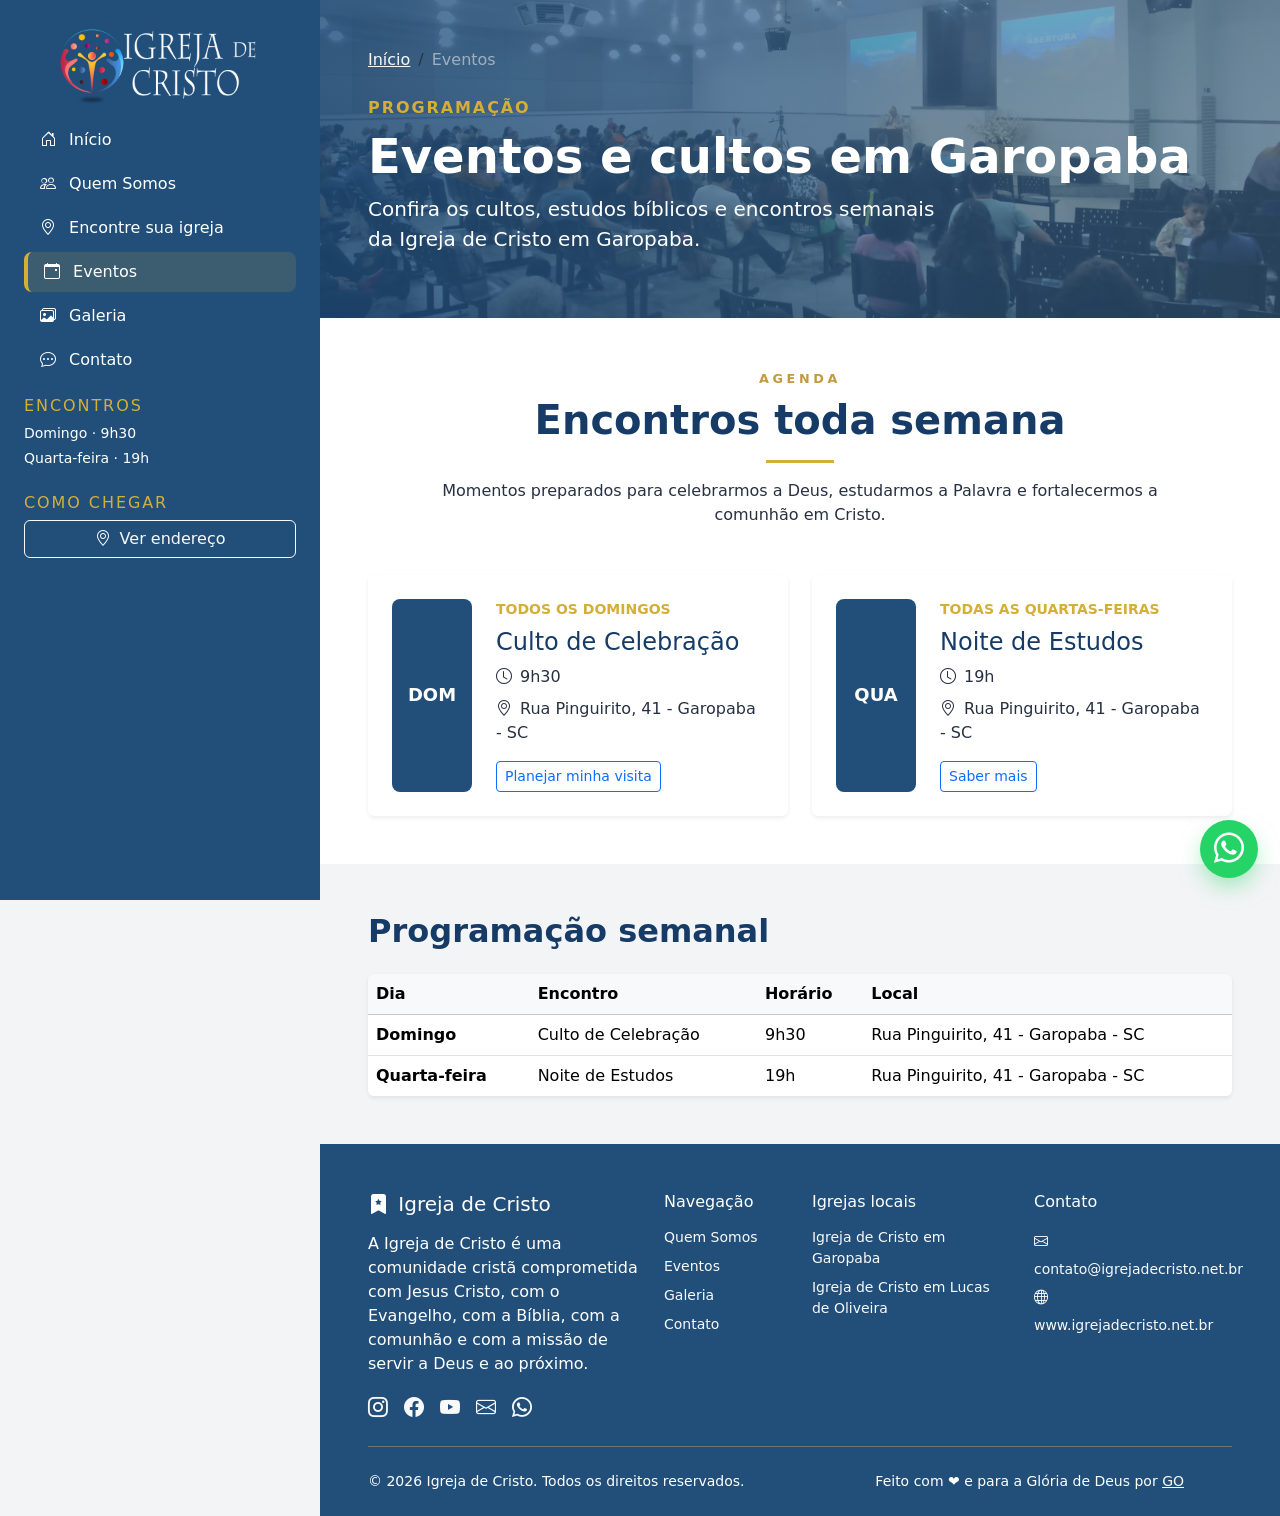
<file: eventos.html>
<!doctype html>
<html lang="pt-BR">
  <head>
    <meta charset="utf-8" />
    <meta content="width=device-width, initial-scale=1" name="viewport" />

    <title>Eventos e Cultos | Igreja de Cristo em Garopaba</title>

    <meta
      content="Confira a programação semanal da Igreja de Cristo em Garopaba: Culto de Celebração aos domingos e Noite de Estudos às quartas-feiras."
      name="description"
    />

    <meta content="index, follow, max-image-preview:large" name="robots" />
    <meta content="#163b67" name="theme-color" />

    <link
      href="https://www.igrejadecristo.net.br/garopaba/eventos.html"
      rel="canonical"
    />

    <link href="assets/img/logo.svg" rel="icon" type="image/svg+xml" />

    <meta content="pt_BR" property="og:locale" />
    <meta content="website" property="og:type" />
    <meta content="Igreja de Cristo" property="og:site_name" />
    <meta
      content="Eventos e Cultos | Igreja de Cristo em Garopaba"
      property="og:title"
    />
    <meta
      content="Confira a programação semanal da Igreja de Cristo em Garopaba: Culto de Celebração aos domingos e Noite de Estudos às quartas-feiras."
      property="og:description"
    />
    <meta
      content="https://www.igrejadecristo.net.br/garopaba/eventos.html"
      property="og:url"
    />
    <meta
      content="https://www.igrejadecristo.net.br/assets/img/og-image.jpg"
      property="og:image"
    />

    <meta content="summary_large_image" name="twitter:card" />
    <meta
      content="Eventos e Cultos | Igreja de Cristo em Garopaba"
      name="twitter:title"
    />
    <meta
      content="Confira a programação semanal da Igreja de Cristo em Garopaba: Culto de Celebração aos domingos e Noite de Estudos às quartas-feiras."
      name="twitter:description"
    />
    <meta
      content="https://www.igrejadecristo.net.br/assets/img/og-image.jpg"
      name="twitter:image"
    />

    <link
      crossorigin="anonymous"
      href="https://cdn.jsdelivr.net/npm/bootstrap@5.3.8/dist/css/bootstrap.min.css"
      integrity="sha384-sRIl4kxILFvY47J16cr9ZwB07vP4J8+LH7qKQnuqkuIAvNWLzeN8tE5YBujZqJLB"
      rel="stylesheet"
    />

    <link
      href="https://cdn.jsdelivr.net/npm/bootstrap-icons@1.13.1/font/bootstrap-icons.min.css"
      rel="stylesheet"
    />

    <link href="assets/css/styles.css" rel="stylesheet" />

    <script type="application/ld+json">
      {
        "@context": "https://schema.org",
        "@graph": [
          {
            "@type": "Church",
            "@id": "https://www.igrejadecristo.net.br/garopaba/#church",
            "name": "Igreja de Cristo em Garopaba",
            "url": "https://www.igrejadecristo.net.br/garopaba/",
            "logo": "https://www.igrejadecristo.net.br/assets/img/logo.svg",
            "image": "https://www.igrejadecristo.net.br/assets/img/og-image.jpg",
            "telephone": "+55-53-98149-3086",
            "email": "gesiel.br@gmail.com",
            "address": {
              "@type": "PostalAddress",
              "streetAddress": "Rua Pinguirito, 41",
              "addressLocality": "Garopaba",
              "addressRegion": "SC",
              "addressCountry": "BR"
            },
            "sameAs": [
              "https://www.instagram.com/igrejadecristogaropabasc/",
              "https://www.facebook.com/IgrejadeCristoCuritibaCentro",
              "https://www.youtube.com/@IgrejadeCristoCuritiba"
            ]
          },
          {
            "@type": "Event",
            "@id": "https://www.igrejadecristo.net.br/garopaba/eventos.html#culto-celebracao",
            "url": "https://www.igrejadecristo.net.br/garopaba/eventos.html#culto-celebracao",
            "name": "Culto de Celebração",
            "description": "Culto semanal da Igreja de Cristo em Garopaba, realizado todos os domingos às 9h30.",
            "image": "https://www.igrejadecristo.net.br/assets/img/og-image.jpg",
            "eventAttendanceMode": "https://schema.org/OfflineEventAttendanceMode",
            "eventStatus": "https://schema.org/EventScheduled",
            "eventSchedule": {
              "@type": "Schedule",
              "repeatFrequency": "P1W",
              "byDay": "https://schema.org/Sunday",
              "startTime": "09:30",
              "endTime": "11:00"
            },
            "location": {
              "@type": "Place",
              "name": "Igreja de Cristo em Garopaba",
              "address": {
                "@type": "PostalAddress",
                "streetAddress": "Rua Pinguirito, 41",
                "addressLocality": "Garopaba",
                "addressRegion": "SC",
                "addressCountry": "BR"
              }
            },
            "organizer": {
              "@id": "https://www.igrejadecristo.net.br/garopaba/#church"
            }
          },
          {
            "@type": "Event",
            "@id": "https://www.igrejadecristo.net.br/garopaba/eventos.html#noite-de-estudos",
            "url": "https://www.igrejadecristo.net.br/garopaba/eventos.html#noite-de-estudos",
            "name": "Noite de Estudos",
            "description": "Estudo bíblico semanal da Igreja de Cristo em Garopaba, realizado todas as quartas-feiras às 19h.",
            "image": "https://www.igrejadecristo.net.br/assets/img/og-image.jpg",
            "eventAttendanceMode": "https://schema.org/OfflineEventAttendanceMode",
            "eventStatus": "https://schema.org/EventScheduled",
            "eventSchedule": {
              "@type": "Schedule",
              "repeatFrequency": "P1W",
              "byDay": "https://schema.org/Wednesday",
              "startTime": "19:00",
              "endTime": "20:30"
            },
            "location": {
              "@type": "Place",
              "name": "Igreja de Cristo em Garopaba",
              "address": {
                "@type": "PostalAddress",
                "streetAddress": "Rua Pinguirito, 41",
                "addressLocality": "Garopaba",
                "addressRegion": "SC",
                "addressCountry": "BR"
              }
            },
            "organizer": {
              "@id": "https://www.igrejadecristo.net.br/garopaba/#church"
            }
          },
          {
            "@type": "BreadcrumbList",
            "@id": "https://www.igrejadecristo.net.br/garopaba/eventos.html#breadcrumb",
            "itemListElement": [
              {
                "@type": "ListItem",
                "position": 1,
                "name": "Início",
                "item": "https://www.igrejadecristo.net.br/garopaba/"
              },
              {
                "@type": "ListItem",
                "position": 2,
                "name": "Eventos",
                "item": "https://www.igrejadecristo.net.br/garopaba/eventos.html"
              }
            ]
          }
        ]
      }
    </script>
  </head>
  <body>
    <a
      class="visually-hidden-focusable btn btn-gold position-absolute top-0 start-0 m-2 z-3"
      href="#conteudo-principal"
      >Pular para o conteúdo</a
    >
    <header class="d-lg-none sticky-top bg-brand shadow-sm">
      <nav
        aria-label="Navegação principal mobile"
        class="navbar navbar-dark px-3 d-flex flex-nowrap align-items-center justify-content-between"
      >
        <a
          aria-label="Igreja de Cristo - página inicial"
          class="navbar-brand d-flex align-items-center me-2 mb-0 flex-shrink-1"
          href="index.html"
        >
          <img
            class="img-fluid"
            src="assets/img/novo-logo-white-300x120.webp"
            alt="Logo Igreja de Cristo"
            style="max-height: 64px; width: auto"
          />
        </a>

        <button
          aria-controls="menuMobile"
          aria-label="Abrir menu principal"
          class="navbar-toggler flex-shrink-0"
          data-bs-target="#menuMobile"
          data-bs-toggle="offcanvas"
          type="button"
        >
          <span class="navbar-toggler-icon"></span>
        </button>
      </nav>

      <div
        aria-labelledby="menuMobileLabel"
        class="offcanvas offcanvas-start text-bg-dark"
        id="menuMobile"
        tabindex="-1"
      >
        <header class="offcanvas-header border-bottom border-secondary">
          <p class="offcanvas-title fs-5 mb-0" id="menuMobileLabel">
            Igreja de Cristo
          </p>

          <button
            aria-label="Fechar menu"
            class="btn-close btn-close-white"
            data-bs-dismiss="offcanvas"
            type="button"
          ></button>
        </header>

        <nav aria-label="Menu mobile" class="offcanvas-body">
          <ul class="nav flex-column gap-1">
            <li class="nav-item">
              <a
                class="nav-link sidebar-link rounded-3 px-3 py-2"
                href="index.html"
              >
                <i aria-hidden="true" class="bi bi-house-door me-2"></i>
                Início
              </a>
            </li>

            <li class="nav-item">
              <a
                class="nav-link sidebar-link rounded-3 px-3 py-2"
                href="quem-somos.html"
              >
                <i aria-hidden="true" class="bi bi-people me-2"></i>
                Quem Somos
              </a>
            </li>

            <li class="nav-item">
              <a
                class="nav-link sidebar-link rounded-3 px-3 py-2"
                href="igrejas.html"
              >
                <i aria-hidden="true" class="bi bi-geo-alt me-2"></i>
                Encontre sua igreja
              </a>
            </li>

            <li class="nav-item">
              <a
                aria-current="page"
                class="nav-link sidebar-link rounded-3 px-3 py-2 active"
                href="eventos.html"
              >
                <i aria-hidden="true" class="bi bi-calendar-event me-2"></i>
                Eventos
              </a>
            </li>

            <li class="nav-item">
              <a
                class="nav-link sidebar-link rounded-3 px-3 py-2"
                href="galeria.html"
              >
                <i aria-hidden="true" class="bi bi-images me-2"></i>
                Galeria
              </a>
            </li>

            <li class="nav-item">
              <a
                class="nav-link sidebar-link rounded-3 px-3 py-2"
                href="contato.html"
              >
                <i aria-hidden="true" class="bi bi-chat-dots me-2"></i>
                Contato
              </a>
            </li>
          </ul>

          <hr class="border-secondary my-4" />

          <section aria-labelledby="encontros-mobile">
            <h2
              class="fs-6 text-uppercase text-gold letter-spacing"
              id="encontros-mobile"
            >
              Encontros
            </h2>

            <p class="small text-white mb-1">Domingo · 9h30</p>
            <p class="small text-white mb-3">Quarta-feira · 19h</p>
          </section>

          <section aria-labelledby="como-chegar-mobile">
            <h2
              class="fs-6 text-uppercase text-gold letter-spacing"
              id="como-chegar-mobile"
            >
              Como chegar
            </h2>

            <a class="btn btn-outline-light w-100 mb-3" href="contato.html">
              <i aria-hidden="true" class="bi bi-geo-alt me-1"></i>
              Ver endereço
            </a>
          </section>

          <section aria-labelledby="oracao-mobile">
            <h2
              class="fs-6 text-uppercase text-gold letter-spacing"
              id="oracao-mobile"
            >
              Precisa de oração?
            </h2>

            <a
              aria-label="Enviar pedido de oração pelo WhatsApp em uma nova aba"
              class="btn btn-gold w-100"
              href="https://wa.me/5553981493086?text=Ol%C3%A1%2C%20gostaria%20de%20fazer%20um%20pedido%20de%20ora%C3%A7%C3%A3o."
              rel="noopener noreferrer"
              target="_blank"
            >
              <i aria-hidden="true" class="bi bi-whatsapp me-1"></i>
              Pedido de oração
            </a>
          </section>
        </nav>
      </div>
    </header>
    <div class="container-fluid p-0">
      <div class="row g-0">
        <aside
          aria-label="Navegação e informações da igreja"
          class="col-lg-3 d-none d-lg-flex sidebar bg-brand text-white min-vh-100 sticky-top flex-column p-4"
        >
          <a
            aria-label="Igreja de Cristo - página inicial"
            class="d-flex align-items-center justify-content-center gap-3 text-white text-decoration-none mb-3"
            href="index.html"
          >
            <img
              alt=""
              class="img-fluid"
              src="assets/img/novo-logo-white-300x120.webp"
              style="max-width: 100%; height: auto; max-height: 80px"
            />
          </a>

          <nav aria-label="Navegação principal">
            <ul class="nav flex-column gap-1">
              <li class="nav-item">
                <a
                  class="nav-link sidebar-link rounded-3 px-3 py-2"
                  href="index.html"
                >
                  <i aria-hidden="true" class="bi bi-house-door me-2"></i>
                  Início
                </a>
              </li>

              <li class="nav-item">
                <a
                  class="nav-link sidebar-link rounded-3 px-3 py-2"
                  href="quem-somos.html"
                >
                  <i aria-hidden="true" class="bi bi-people me-2"></i>
                  Quem Somos
                </a>
              </li>

              <li class="nav-item">
                <a
                  class="nav-link sidebar-link rounded-3 px-3 py-2"
                  href="igrejas.html"
                >
                  <i aria-hidden="true" class="bi bi-geo-alt me-2"></i>
                  Encontre sua igreja
                </a>
              </li>

              <li class="nav-item">
                <a
                  aria-current="page"
                  class="nav-link sidebar-link rounded-3 px-3 py-2 active"
                  href="eventos.html"
                >
                  <i aria-hidden="true" class="bi bi-calendar-event me-2"></i>
                  Eventos
                </a>
              </li>

              <li class="nav-item">
                <a
                  class="nav-link sidebar-link rounded-3 px-3 py-2"
                  href="galeria.html"
                >
                  <i aria-hidden="true" class="bi bi-images me-2"></i>
                  Galeria
                </a>
              </li>

              <li class="nav-item">
                <a
                  class="nav-link sidebar-link rounded-3 px-3 py-2"
                  href="contato.html"
                >
                  <i aria-hidden="true" class="bi bi-chat-dots me-2"></i>
                  Contato
                </a>
              </li>
            </ul>
          </nav>

          <section aria-labelledby="encontros-aside" class="pt-3">
            <h2
              class="fs-6 text-uppercase text-gold letter-spacing"
              id="encontros-aside"
            >
              Encontros
            </h2>

            <p class="small mb-1">Domingo · 9h30</p>
            <p class="small mb-4">Quarta-feira · 19h</p>

            <h2
              class="fs-6 text-uppercase text-gold letter-spacing"
              id="como-chegar-aside"
            >
              Como chegar
            </h2>

            <a class="btn btn-outline-light w-100 mb-3" href="contato.html">
              <i aria-hidden="true" class="bi bi-geo-alt me-1"></i>
              Ver endereço
            </a>
          </section>
        </aside>
        <main
          class="col-12 col-lg-9 d-flex flex-column min-vh-100"
          id="conteudo-principal"
        >
          <header class="page-hero text-white px-4 px-md-5 py-5">
            <nav aria-label="breadcrumb">
              <ol class="breadcrumb small">
                <li class="breadcrumb-item">
                  <a class="link-light" href="index.html">Início</a>
                </li>
                <li
                  aria-current="page"
                  class="breadcrumb-item active text-white-50"
                >
                  Eventos
                </li>
              </ol>
            </nav>
            <p
              class="text-gold text-uppercase fw-semibold letter-spacing mt-4 mb-2"
            >
              Programação
            </p>
            <h1 class="display-5 fw-bold">Eventos e cultos em Garopaba</h1>
            <p class="lead col-xl-8">
              Confira os cultos, estudos bíblicos e encontros semanais da Igreja
              de Cristo em Garopaba.
            </p>
          </header>
          <section
            aria-labelledby="agenda-eventos"
            class="bg-white py-5 px-4 px-md-5"
          >
            <header class="text-center mx-auto mb-5" style="max-width: 46rem">
              <span class="section-kicker">Agenda</span>
              <h2 class="display-6 fw-bold text-brand" id="agenda-eventos">
                Encontros toda semana
              </h2>
              <span
                aria-hidden="true"
                class="gold-rule d-block mx-auto my-3"
              ></span>
              <p class="text-secondary mb-0">
                Momentos preparados para celebrarmos a Deus, estudarmos a
                Palavra e fortalecermos a comunhão em Cristo.
              </p>
            </header>

            <div class="row g-4">
              <article class="col-xl-6" id="culto-celebracao">
                <div class="card h-100 border-0 shadow-sm hover-lift">
                  <div class="card-body p-4 d-flex gap-4">
                    <time
                      class="event-date text-center rounded-3 bg-brand text-white p-2 d-flex align-items-center justify-content-center"
                      datetime="09:30"
                    >
                      <strong class="d-block fs-2 lh-1">DOM</strong>
                    </time>

                    <div>
                      <p
                        class="text-uppercase text-gold fw-semibold small mb-2"
                      >
                        Todos os domingos
                      </p>
                      <h3 class="h4 text-brand">Culto de Celebração</h3>
                      <p class="text-secondary mb-2">
                        <i aria-hidden="true" class="bi bi-clock me-2"></i>9h30
                      </p>
                      <p class="text-secondary mb-3">
                        <i aria-hidden="true" class="bi bi-geo-alt me-2"></i>Rua
                        Pinguirito, 41 - Garopaba - SC
                      </p>
                      <a
                        class="btn btn-outline-primary btn-sm"
                        href="contato.html"
                      >
                        Planejar minha visita
                      </a>
                    </div>
                  </div>
                </div>
              </article>

              <article class="col-xl-6" id="noite-de-estudos">
                <div class="card h-100 border-0 shadow-sm hover-lift">
                  <div class="card-body p-4 d-flex gap-4">
                    <time
                      class="event-date text-center rounded-3 bg-brand text-white p-2 d-flex align-items-center justify-content-center"
                      datetime="19:00"
                    >
                      <strong class="d-block fs-2 lh-1">QUA</strong>
                    </time>

                    <div>
                      <p
                        class="text-uppercase text-gold fw-semibold small mb-2"
                      >
                        Todas as quartas-feiras
                      </p>
                      <h3 class="h4 text-brand">Noite de Estudos</h3>
                      <p class="text-secondary mb-2">
                        <i aria-hidden="true" class="bi bi-clock me-2"></i>19h
                      </p>
                      <p class="text-secondary mb-3">
                        <i aria-hidden="true" class="bi bi-geo-alt me-2"></i>Rua
                        Pinguirito, 41 - Garopaba - SC
                      </p>
                      <a
                        class="btn btn-outline-primary btn-sm"
                        href="contato.html"
                      >
                        Saber mais
                      </a>
                    </div>
                  </div>
                </div>
              </article>
            </div>
          </section>
          <!--  <section
            aria-labelledby="agenda-fixa"
            class="bg-soft py-5 px-4 px-md-5"
          >
            <h2 class="fw-bold text-brand mb-4" id="agenda-fixa">
              Programação semanal
            </h2>
            <div class="table-responsive card border-0 shadow-sm">
              <table class="table table-hover align-middle mb-0">
                <caption class="visually-hidden">
                  Programação fixa semanal da igreja
                </caption>
                <thead class="table-light">
                  <tr>
                    <th scope="col">Dia</th>
                    <th scope="col">Encontro</th>
                    <th scope="col">Horário</th>
                    <th scope="col">Local</th>
                  </tr>
                </thead>
                <tbody>
                  <tr>
                    <th scope="row">Domingo</th>
                    <td>Culto de Celebração</td>
                    <td>19h</td>
                    <td>Templo principal</td>
                  </tr>
                  <tr>
                    <th scope="row">Quarta-feira</th>
                    <td>Noite de Oração</td>
                    <td>20h</td>
                    <td>Auditório</td>
                  </tr>
                  <tr>
                    <th scope="row">Sábado</th>
                    <td>Encontro de Jovens</td>
                    <td>19h30</td>
                    <td>Salão social</td>
                  </tr>
                </tbody>
              </table>
            </div>
          </section> -->
          <section
            aria-labelledby="agenda-fixa"
            class="bg-soft py-5 px-4 px-md-5"
          >
            <h2 class="fw-bold text-brand mb-4" id="agenda-fixa">
              Programação semanal
            </h2>

            <div class="table-responsive card border-0 shadow-sm">
              <table class="table table-hover align-middle mb-0">
                <caption class="visually-hidden">
                  Programação fixa semanal da Igreja de Cristo em Garopaba
                </caption>

                <thead class="table-light">
                  <tr>
                    <th scope="col">Dia</th>
                    <th scope="col">Encontro</th>
                    <th scope="col">Horário</th>
                    <th scope="col">Local</th>
                  </tr>
                </thead>

                <tbody>
                  <tr>
                    <th scope="row">Domingo</th>
                    <td>Culto de Celebração</td>
                    <td>9h30</td>
                    <td>Rua Pinguirito, 41 - Garopaba - SC</td>
                  </tr>

                  <tr>
                    <th scope="row">Quarta-feira</th>
                    <td>Noite de Estudos</td>
                    <td>19h</td>
                    <td>Rua Pinguirito, 41 - Garopaba - SC</td>
                  </tr>
                </tbody>
              </table>
            </div>
          </section>
          <footer class="bg-brand text-white pt-5 pb-4 mt-auto">
            <div
              aria-label="Rodapé institucional"
              class="container-fluid px-4 px-md-5"
            >
              <div class="row g-4 pb-4">
                <nav
                  aria-labelledby="footer-links"
                  class="col-6 col-md-3 col-xl-2 order-1 order-md-2"
                >
                  <h2 class="h6 text-white mb-3" id="footer-links">
                    Navegação
                  </h2>

                  <ul class="list-unstyled small d-grid gap-2">
                    <li>
                      <a
                        class="link-light text-decoration-none"
                        href="quem-somos.html"
                        >Quem Somos</a
                      >
                    </li>
                    <li>
                      <a
                        class="link-light text-decoration-none"
                        href="eventos.html"
                        >Eventos</a
                      >
                    </li>
                    <li>
                      <a
                        class="link-light text-decoration-none"
                        href="galeria.html"
                        >Galeria</a
                      >
                    </li>
                    <li>
                      <a
                        class="link-light text-decoration-none"
                        href="contato.html"
                        >Contato</a
                      >
                    </li>
                  </ul>
                </nav>

                <div
                  aria-labelledby="footer-cultos"
                  class="col-6 col-md-3 col-xl-3 order-2 order-md-3"
                >
                  <h2 class="h6 text-white mb-3" id="footer-cultos">
                    Igrejas locais
                  </h2>

                  <ul class="list-unstyled text-white small d-grid gap-2">
                    <li>
                      <a
                        class="link-light text-decoration-none"
                        href="garopaba/"
                        >Igreja de Cristo em Garopaba</a
                      >
                    </li>
                    <li>
                      <a
                        class="link-light text-decoration-none"
                        href="lucasdeoliveira/"
                        >Igreja de Cristo em Lucas de Oliveira</a
                      >
                    </li>
                  </ul>
                </div>

                <div
                  aria-labelledby="footer-contact"
                  class="col-xl-3 order-3 order-md-4"
                >
                  <h2 class="h6 text-white mb-3" id="footer-contact">
                    Contato
                  </h2>

                  <address class="text-white small lh-lg mb-3">
                    <i
                      aria-hidden="true"
                      class="bi bi-envelope me-2 text-white"
                    ></i>
                    <a
                      class="link-light text-decoration-none"
                      href="mailto:contato@igrejadecristo.net.br"
                    >
                      contato@igrejadecristo.net.br
                    </a>
                    <br />

                    <i
                      aria-hidden="true"
                      class="bi bi-globe me-2 text-white"
                    ></i>
                    <a
                      class="link-light text-decoration-none"
                      href="https://www.igrejadecristo.net.br/"
                      rel="noopener noreferrer"
                      target="_blank"
                    >
                      www.igrejadecristo.net.br
                    </a>
                  </address>
                </div>

                <div
                  aria-labelledby="footer-brand"
                  class="col-md-6 col-xl-4 order-4 order-md-1"
                >
                  <h2 class="h5 text-white mb-3" id="footer-brand">
                    <i
                      aria-hidden="true"
                      class="bi bi-bookmark-star-fill text-white me-1"
                    ></i>
                    Igreja de Cristo
                  </h2>

                  <p class="text-white">
                    A Igreja de Cristo é uma comunidade cristã comprometida com
                    Jesus Cristo, com o Evangelho, com a Bíblia, com a comunhão
                    e com a missão de servir a Deus e ao próximo.
                  </p>

                  <nav aria-label="Redes sociais" class="d-flex gap-3">
                    <a
                      aria-label="Instagram"
                      href="https://www.instagram.com/igrejadecristogaropabasc/"
                      class="link-light fs-5"
                      target="_blank"
                      rel="noopener noreferrer"
                    >
                      <i aria-hidden="true" class="bi bi-instagram"></i>
                    </a>

                    <a
                      aria-label="Facebook"
                      href="https://www.facebook.com/IgrejadeCristoCuritibaCentro"
                      class="link-light fs-5"
                      target="_blank"
                      rel="noopener noreferrer"
                    >
                      <i aria-hidden="true" class="bi bi-facebook"></i>
                    </a>

                    <a
                      aria-label="YouTube"
                      href="https://www.youtube.com/@IgrejadeCristoCuritiba"
                      class="link-light fs-5"
                      target="_blank"
                      rel="noopener noreferrer"
                    >
                      <i aria-hidden="true" class="bi bi-youtube"></i>
                    </a>

                    <a
                      aria-label="E-mail"
                      href="mailto:gesiel.br@gmail.com"
                      class="link-light fs-5"
                    >
                      <i aria-hidden="true" class="bi bi-envelope"></i>
                    </a>

                    <a
                      aria-label="WhatsApp"
                      href="https://wa.me/5553981493086"
                      target="_blank"
                      class="link-light fs-5"
                      rel="noopener noreferrer"
                    >
                      <i aria-hidden="true" class="bi bi-whatsapp"></i>
                    </a>
                  </nav>
                </div>
              </div>

              <div
                class="border-top border-secondary pt-4 d-md-flex justify-content-between align-items-center small text-white"
              >
                <p class="mb-2 mb-md-0">
                  © <span data-current-year="">2026</span> Igreja de Cristo.
                  Todos os direitos reservados.
                </p>

                <p class="mb-0 me-0 me-lg-5">
                  <!--
        <a
          class="link-light text-decoration-none"
          href="#"
          >Política de Privacidade</a
        >
        ·
        <a
          class="link-light text-decoration-none"
          href="#"
          >Termos de Uso</a
        >
        -->

                  Feito com ❤ e para a Glória de Deus por
                  <a
                    class="link-light text-decoration-underline"
                    href="https://gesieloliveira.com.br"
                    rel="noopener noreferrer"
                    target="_blank"
                    >GO</a
                  >
                </p>
              </div>
            </div>
          </footer>
          <a
            href="https://wa.me/5553981493086"
            class="whatsapp-float"
            target="_blank"
            rel="noopener noreferrer"
            aria-label="Fale conosco pelo WhatsApp"
          >
            <i aria-hidden="true" class="bi bi-whatsapp"></i>
          </a>
        </main>
      </div>
    </div>
    <script
      crossorigin="anonymous"
      integrity="sha384-FKyoEForCGlyvwx9Hj09JcYn3nv7wiPVlz7YYwJrWVcXK/BmnVDxM+D2scQbITxI"
      src="https://cdn.jsdelivr.net/npm/bootstrap@5.3.8/dist/js/bootstrap.bundle.min.js"
    ></script>
    <script src="assets/js/main.js"></script>
  </body>
</html>
</file>
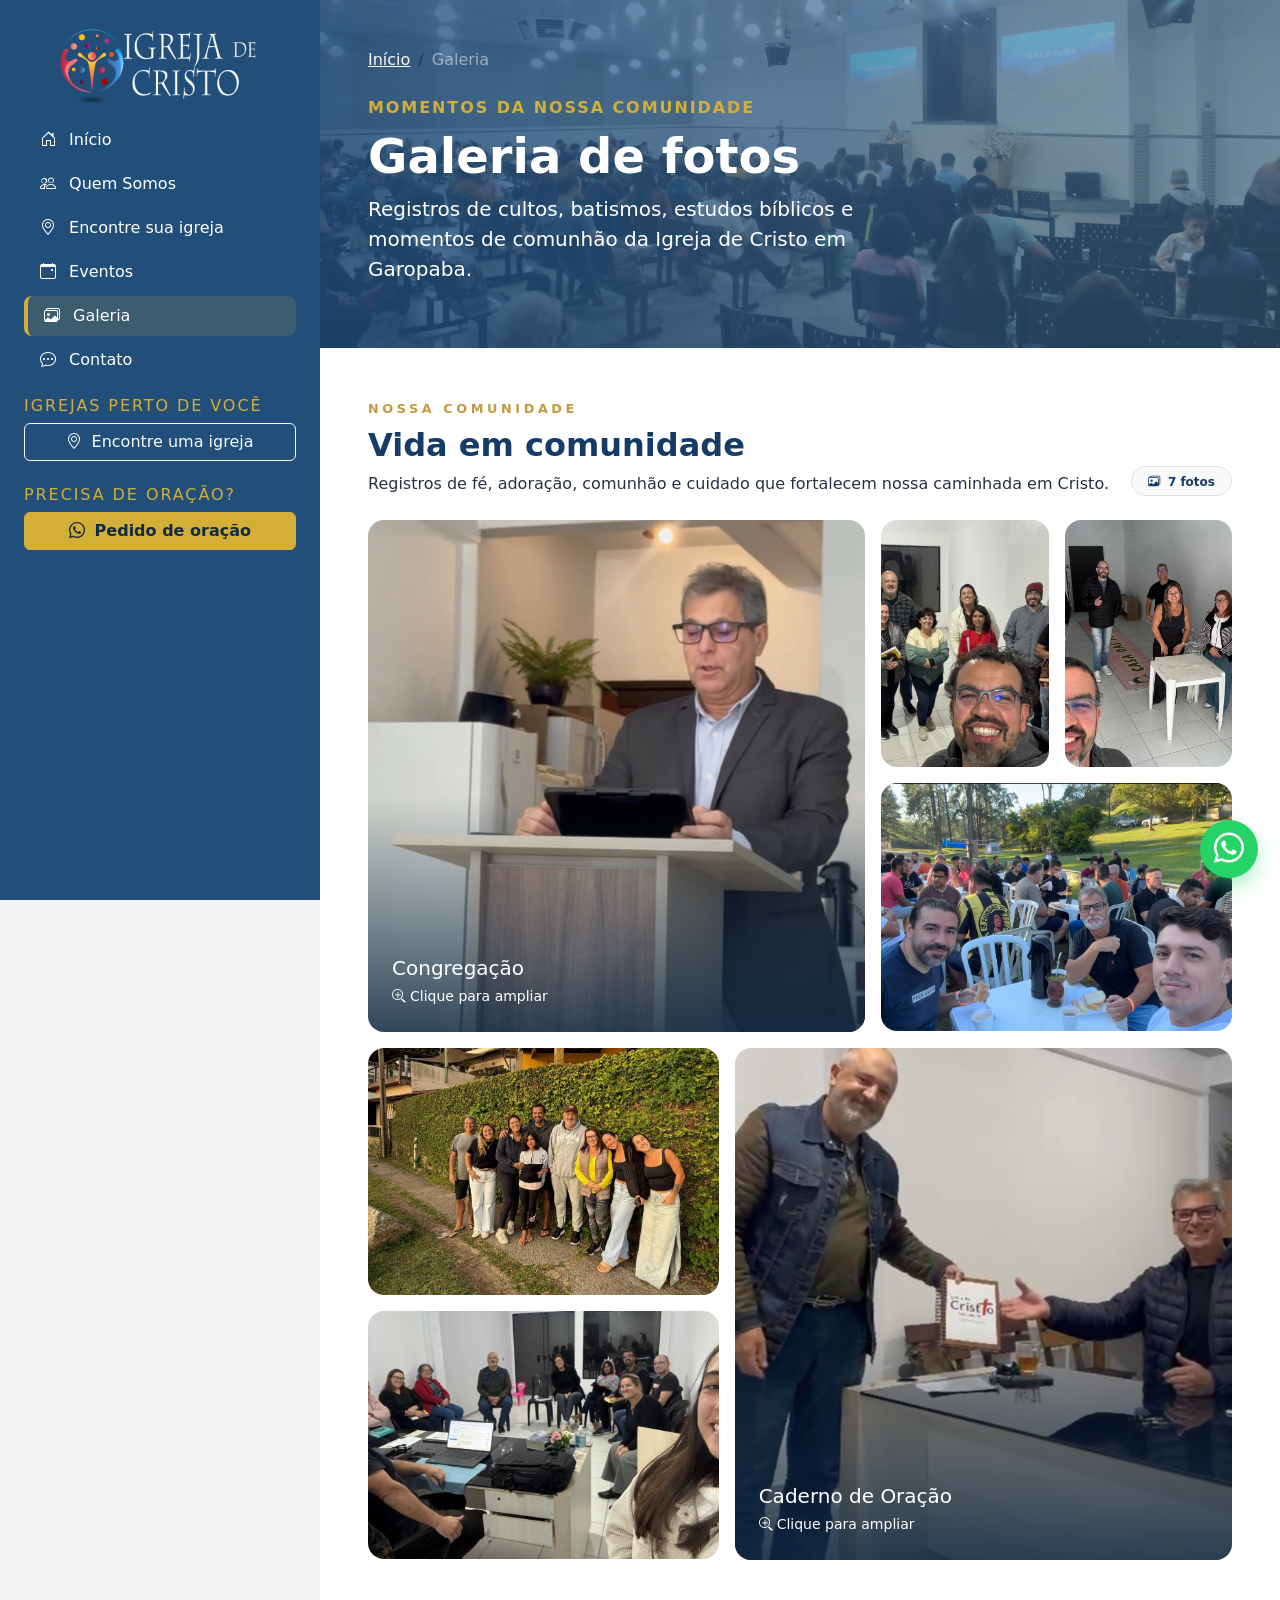
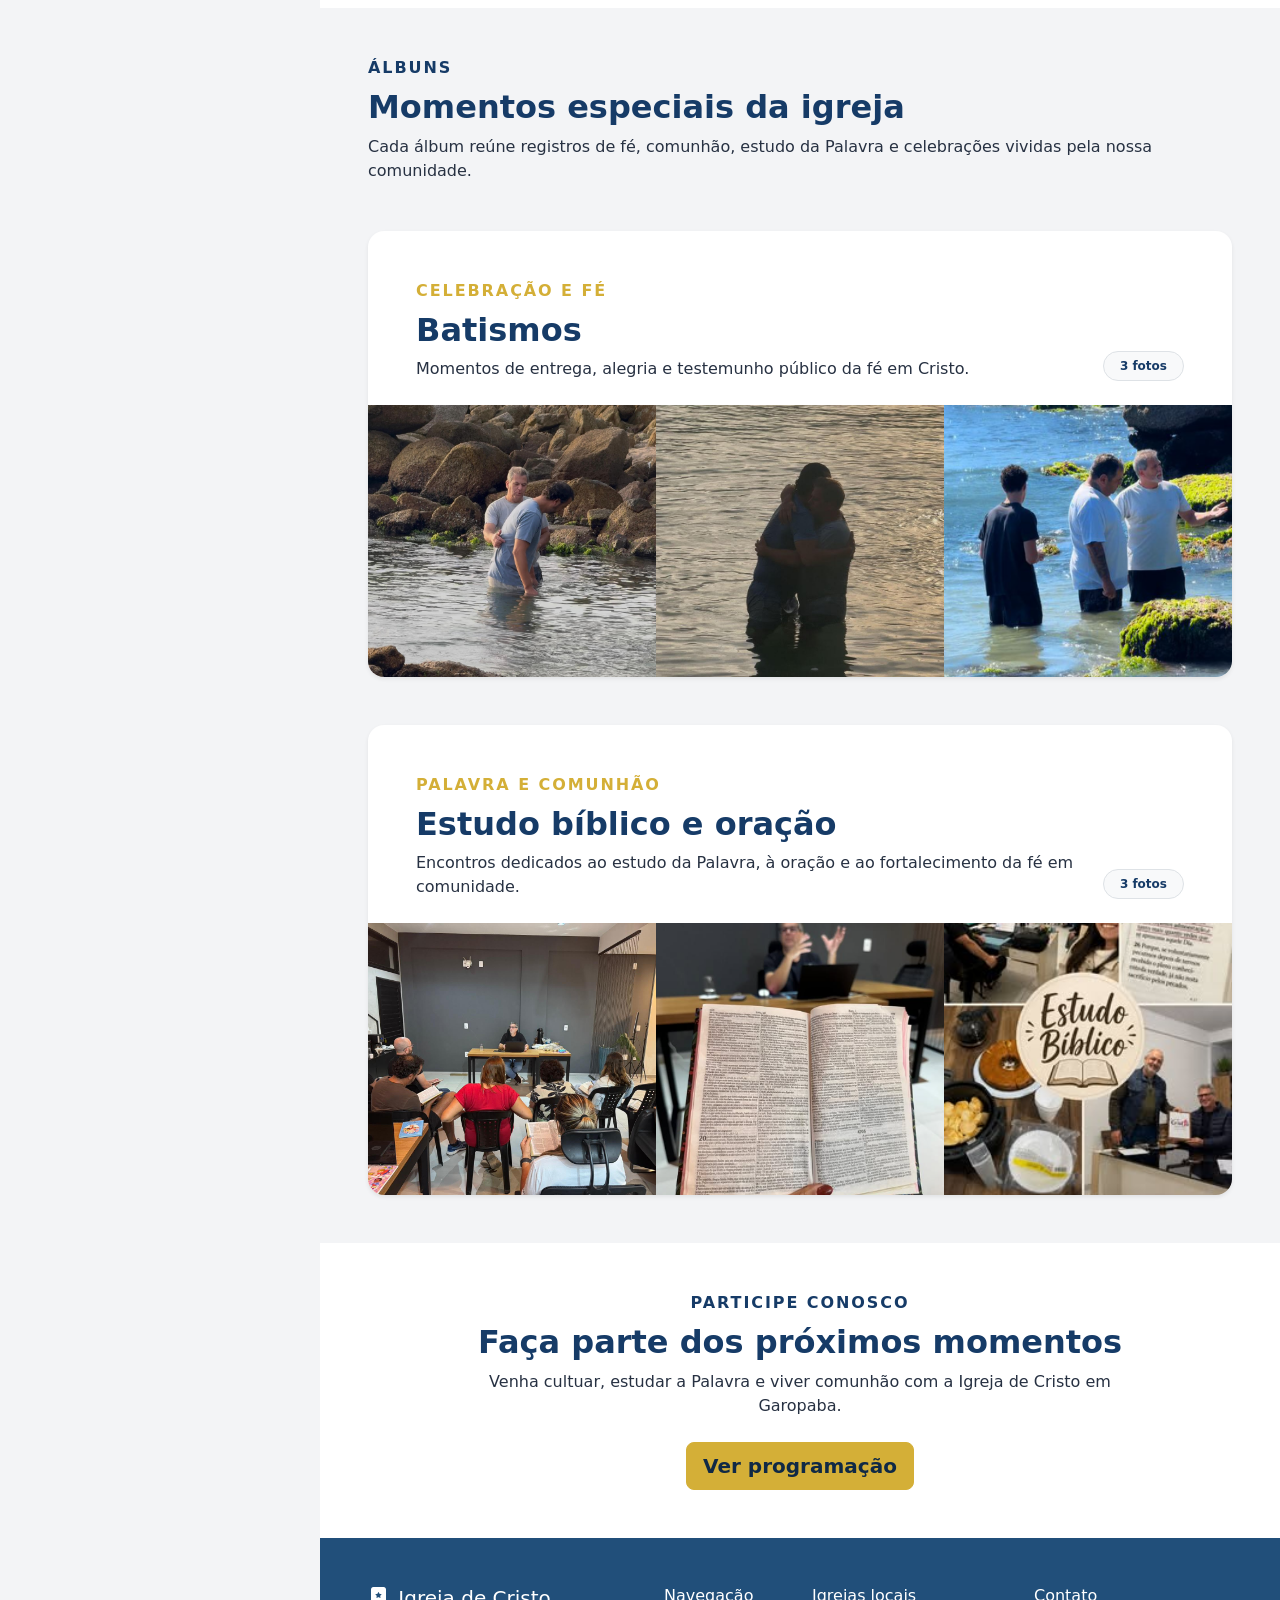
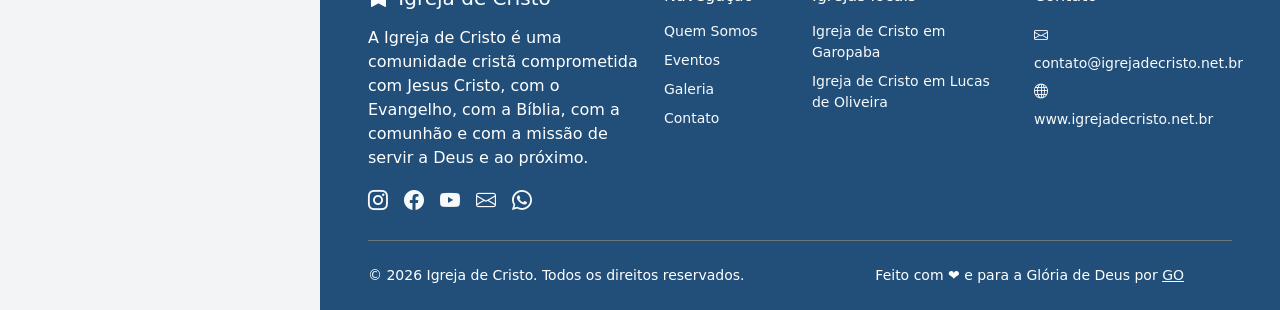
<file: galeria.html>
<!doctype html>
<html lang="pt-BR">
  <head>
    <meta charset="utf-8" />
    <meta content="width=device-width, initial-scale=1" name="viewport" />
    <title>Galeria de Fotos | Igreja de Cristo em Garopaba</title>
    <meta
      content="Veja fotos dos cultos, estudos bíblicos, batismos e momentos de comunhão da Igreja de Cristo em Garopaba."
      name="description"
    />
    <meta content="index, follow, max-image-preview:large" name="robots" />
    <meta content="#163b67" name="theme-color" />
    <link
      href="https://www.igrejadecristo.net.br/galeria.html"
      rel="canonical"
    />
    <link href="assets/img/logo.svg" rel="icon" type="image/svg+xml" />
    <meta content="pt_BR" property="og:locale" />
    <meta content="website" property="og:type" />
    <meta content="Igreja de Cristo" property="og:site_name" />
    <meta
      content="Galeria de Fotos | Igreja de Cristo em Garopaba"
      property="og:title"
    />
    <meta
      content="Veja fotos dos cultos, estudos bíblicos, batismos e momentos de comunhão da Igreja de Cristo em Garopaba."
      property="og:description"
    />
    <meta
      content="https://www.igrejadecristo.net.br/galeria.html"
      property="og:url"
    />
    <meta
      content="https://www.igrejadecristo.net.br/assets/img/og-image.jpg"
      property="og:image"
    />
    <meta content="summary_large_image" name="twitter:card" />
    <meta
      content="Galeria de Fotos | Igreja de Cristo em Garopaba"
      name="twitter:title"
    />
    <meta
      content="Veja fotos dos cultos, estudos bíblicos, batismos e momentos de comunhão da Igreja de Cristo em Garopaba."
      name="twitter:description"
    />
    <meta
      content="https://www.igrejadecristo.net.br/assets/img/og-image.jpg"
      name="twitter:image"
    />
    <link
      crossorigin="anonymous"
      href="https://cdn.jsdelivr.net/npm/bootstrap@5.3.8/dist/css/bootstrap.min.css"
      integrity="sha384-sRIl4kxILFvY47J16cr9ZwB07vP4J8+LH7qKQnuqkuIAvNWLzeN8tE5YBujZqJLB"
      rel="stylesheet"
    />
    <link
      href="https://cdn.jsdelivr.net/npm/bootstrap-icons@1.13.1/font/bootstrap-icons.min.css"
      rel="stylesheet"
    />
    <link href="assets/css/styles.css" rel="stylesheet" />
    <script type="application/ld+json">
      {
        "@context": "https://schema.org",
        "@graph": [
          {
            "@type": "Church",
            "@id": "https://www.igrejadecristo.net.br/garopaba/#church",
            "name": "Igreja de Cristo em Garopaba",
            "url": "https://www.igrejadecristo.net.br/garopaba/",
            "logo": "https://www.igrejadecristo.net.br/assets/img/logo.svg",
            "telephone": "+55-53-98149-3086",
            "email": "gesiel.br@gmail.com",
            "address": {
              "@type": "PostalAddress",
              "streetAddress": "Rua Pinguirito, 41",
              "addressLocality": "Garopaba",
              "addressRegion": "SC",
              "addressCountry": "BR"
            },
            "sameAs": [
              "https://www.instagram.com/igrejadecristogaropabasc/",
              "https://www.facebook.com/IgrejadeCristoCuritibaCentro"
            ]
          },
          {
            "@type": "ImageGallery",
            "@id": "https://www.igrejadecristo.net.br/galeria.html#galeria",
            "name": "Galeria de Fotos da Igreja de Cristo em Garopaba",
            "description": "Fotos dos cultos, estudos bíblicos, batismos e momentos de comunhão da Igreja de Cristo em Garopaba.",
            "url": "https://www.igrejadecristo.net.br/galeria.html",
            "isPartOf": {
              "@id": "https://www.igrejadecristo.net.br/garopaba/#church"
            },
            "about": {
              "@id": "https://www.igrejadecristo.net.br/garopaba/#church"
            },
            "inLanguage": "pt-BR"
          }
        ]
      }
    </script>
  </head>
  <body>
    <a
      class="visually-hidden-focusable btn btn-gold position-absolute top-0 start-0 m-2 z-3"
      href="#conteudo-principal"
      >Pular para o conteúdo</a
    >
    <header class="d-lg-none sticky-top bg-brand shadow-sm">
      <nav
        aria-label="Navegação principal mobile"
        class="navbar navbar-dark px-3 d-flex flex-nowrap align-items-center justify-content-between"
      >
        <a
          aria-label="Igreja de Cristo - página inicial"
          class="navbar-brand d-flex align-items-center me-2 mb-0 flex-shrink-1"
          href="index.html"
        >
          <img
            class="img-fluid"
            src="assets/img/novo-logo-white-300x120.webp"
            alt="Logo Igreja de Cristo"
            style="max-height: 64px; width: auto"
          />
        </a>

        <button
          aria-controls="menuMobile"
          aria-label="Abrir menu principal"
          class="navbar-toggler flex-shrink-0"
          data-bs-target="#menuMobile"
          data-bs-toggle="offcanvas"
          type="button"
        >
          <span class="navbar-toggler-icon"></span>
        </button>
      </nav>

      <div
        aria-labelledby="menuMobileLabel"
        class="offcanvas offcanvas-start text-bg-dark"
        id="menuMobile"
        tabindex="-1"
      >
        <header class="offcanvas-header border-bottom border-secondary">
          <p class="offcanvas-title fs-5 mb-0" id="menuMobileLabel">
            Igreja de Cristo
          </p>

          <button
            aria-label="Fechar menu"
            class="btn-close btn-close-white"
            data-bs-dismiss="offcanvas"
            type="button"
          ></button>
        </header>

        <nav aria-label="Menu mobile" class="offcanvas-body">
          <ul class="nav flex-column gap-1">
            <li class="nav-item">
              <a
                class="nav-link sidebar-link rounded-3 px-3 py-2"
                href="index.html"
              >
                <i aria-hidden="true" class="bi bi-house-door me-2"></i>
                Início
              </a>
            </li>

            <li class="nav-item">
              <a
                class="nav-link sidebar-link rounded-3 px-3 py-2"
                href="quem-somos.html"
              >
                <i aria-hidden="true" class="bi bi-people me-2"></i>
                Quem Somos
              </a>
            </li>

            <li class="nav-item">
              <a
                class="nav-link sidebar-link rounded-3 px-3 py-2"
                href="igrejas.html"
              >
                <i aria-hidden="true" class="bi bi-geo-alt me-2"></i>
                Encontre sua igreja
              </a>
            </li>

            <li class="nav-item">
              <a
                class="nav-link sidebar-link rounded-3 px-3 py-2"
                href="eventos.html"
              >
                <i aria-hidden="true" class="bi bi-calendar-event me-2"></i>
                Eventos
              </a>
            </li>

            <li class="nav-item">
              <a
                aria-current="page"
                class="nav-link sidebar-link rounded-3 px-3 py-2 active"
                href="galeria.html"
              >
                <i aria-hidden="true" class="bi bi-images me-2"></i>
                Galeria
              </a>
            </li>

            <li class="nav-item">
              <a
                class="nav-link sidebar-link rounded-3 px-3 py-2"
                href="contato.html"
              >
                <i aria-hidden="true" class="bi bi-chat-dots me-2"></i>
                Contato
              </a>
            </li>
          </ul>

          <hr class="border-secondary my-4" />

          <section aria-labelledby="igrejas-mobile">
            <h2
              class="fs-6 text-uppercase text-gold letter-spacing"
              id="igrejas-mobile"
            >
              Igrejas perto de você
            </h2>

            <a
              aria-label="Encontrar uma Igreja de Cristo no Brasil"
              class="btn btn-outline-light w-100 mb-3"
              href="igrejas.html"
            >
              <i aria-hidden="true" class="bi bi-geo-alt me-1"></i>
              Encontre uma igreja
            </a>
          </section>

          <section aria-labelledby="oracao-mobile">
            <h2
              class="fs-6 text-uppercase text-gold letter-spacing"
              id="oracao-mobile"
            >
              Precisa de oração?
            </h2>

            <a
              aria-label="Enviar pedido de oração pelo WhatsApp em uma nova aba"
              class="btn btn-gold w-100"
              href="https://wa.me/5551997032022?text=Ol%C3%A1%2C%20gostaria%20de%20fazer%20um%20pedido%20de%20ora%C3%A7%C3%A3o."
              rel="noopener noreferrer"
              target="_blank"
            >
              <i aria-hidden="true" class="bi bi-whatsapp me-1"></i>
              Pedido de oração
            </a>
          </section>
        </nav>
      </div>
    </header>
    <div class="container-fluid p-0">
      <div class="row g-0">
        <aside
          aria-label="Navegação e informações da igreja"
          class="col-lg-3 d-none d-lg-flex sidebar bg-brand text-white min-vh-100 sticky-top flex-column p-4"
        >
          <a
            aria-label="Igreja de Cristo - página inicial"
            class="d-flex align-items-center justify-content-center gap-3 text-white text-decoration-none mb-3"
            href="index.html"
          >
            <img
              alt=""
              class="img-fluid"
              src="assets/img/novo-logo-white-300x120.webp"
              style="max-width: 100%; height: auto; max-height: 80px"
            />
          </a>

          <nav aria-label="Navegação principal">
            <ul class="nav flex-column gap-1">
              <li class="nav-item">
                <a
                  class="nav-link sidebar-link rounded-3 px-3 py-2"
                  href="index.html"
                >
                  <i aria-hidden="true" class="bi bi-house-door me-2"></i>
                  Início
                </a>
              </li>

              <li class="nav-item">
                <a
                  class="nav-link sidebar-link rounded-3 px-3 py-2"
                  href="quem-somos.html"
                >
                  <i aria-hidden="true" class="bi bi-people me-2"></i>
                  Quem Somos
                </a>
              </li>

              <li class="nav-item">
                <a
                  class="nav-link sidebar-link rounded-3 px-3 py-2"
                  href="igrejas.html"
                >
                  <i aria-hidden="true" class="bi bi-geo-alt me-2"></i>
                  Encontre sua igreja
                </a>
              </li>

              <li class="nav-item">
                <a
                  class="nav-link sidebar-link rounded-3 px-3 py-2"
                  href="eventos.html"
                >
                  <i aria-hidden="true" class="bi bi-calendar-event me-2"></i>
                  Eventos
                </a>
              </li>

              <li class="nav-item">
                <a
                  aria-current="page"
                  class="nav-link sidebar-link rounded-3 px-3 py-2 active"
                  href="galeria.html"
                >
                  <i aria-hidden="true" class="bi bi-images me-2"></i>
                  Galeria
                </a>
              </li>

              <li class="nav-item">
                <a
                  class="nav-link sidebar-link rounded-3 px-3 py-2"
                  href="contato.html"
                >
                  <i aria-hidden="true" class="bi bi-chat-dots me-2"></i>
                  Contato
                </a>
              </li>
            </ul>
          </nav>

          <section aria-labelledby="igrejas-aside" class="pt-3">
            <h2
              class="fs-6 text-uppercase text-gold letter-spacing"
              id="igrejas-aside"
            >
              Igrejas perto de você
            </h2>

            <a
              aria-label="Encontrar uma Igreja de Cristo no Brasil"
              class="btn btn-outline-light w-100 mb-2"
              href="igrejas.html"
            >
              <i aria-hidden="true" class="bi bi-geo-alt me-1"></i>
              Encontre uma igreja
            </a>

            <h2
              class="mt-3 fs-6 text-uppercase text-gold letter-spacing"
              id="oracao-aside"
            >
              Precisa de oração?
            </h2>

            <a
              aria-label="Enviar pedido de oração pelo WhatsApp em uma nova aba"
              class="btn btn-gold w-100"
              href="https://wa.me/5551997032022?text=Ol%C3%A1%2C%20gostaria%20de%20fazer%20um%20pedido%20de%20ora%C3%A7%C3%A3o."
              rel="noopener noreferrer"
              target="_blank"
            >
              <i aria-hidden="true" class="bi bi-whatsapp me-1"></i>
              Pedido de oração
            </a>
          </section>
        </aside>
        <main
          class="col-12 col-lg-9 d-flex flex-column min-vh-100"
          id="conteudo-principal"
        >
          <header class="page-hero text-white px-4 px-md-5 py-5">
            <nav aria-label="breadcrumb">
              <ol class="breadcrumb small">
                <li class="breadcrumb-item">
                  <a class="link-light" href="index.html">Início</a>
                </li>
                <li
                  aria-current="page"
                  class="breadcrumb-item active text-white-50"
                >
                  Galeria
                </li>
              </ol>
            </nav>
            <p
              class="text-gold text-uppercase fw-semibold letter-spacing mt-4 mb-2"
            >
              Momentos da nossa comunidade
            </p>

            <h1 class="display-5 fw-bold">Galeria de fotos</h1>

            <p class="lead col-xl-8">
              Registros de cultos, batismos, estudos bíblicos e momentos de
              comunhão da Igreja de Cristo em Garopaba.
            </p>
          </header>
          <section
            aria-labelledby="album-destaque"
            class="bg-white px-4 px-md-5 py-5"
          >
            <header class="row align-items-end g-3 mb-4">
              <div class="col-md">
                <p class="mb-0">
                  <span class="section-kicker">Nossa comunidade</span>
                </p>
                <h2 class="fw-bold text-brand mb-2" id="album-destaque">
                  Vida em comunidade
                </h2>

                <p class="text-secondary mb-0">
                  Registros de fé, adoração, comunhão e cuidado que fortalecem
                  nossa caminhada em Cristo.
                </p>
              </div>
              <p class="col-md-auto mb-0">
                <span
                  class="badge rounded-pill text-bg-light border text-brand px-3 py-2"
                  ><i aria-hidden="true" class="bi bi-images me-2"></i>7
                  fotos</span
                >
              </p>
            </header>
            <div class="row g-3 gallery-grid">
              <!-- BLOCO DE CIMA: GRANDE ESQUERDA / PEQUENAS DIREITA -->
              <figure class="col-lg-7 mb-0">
                <button
                  aria-label="Ampliar foto: irmão pregando a Palavra de Deus durante culto"
                  class="gallery-trigger gallery-feature border-0 rounded-4 overflow-hidden p-0 w-100 position-relative"
                  data-alt="Irmão pregando a Palavra de Deus durante culto."
                  data-caption="Irmão pregando a Palavra de Deus durante culto."
                  data-gallery="congregacao"
                  data-src="/assets/img/garopaba/irmao_paulo_pregando.jpeg"
                  data-title="Irmão Paulo ministrando a Palavra para as ovelhas da igreja."
                  type="button"
                >
                  <img
                    alt="Irmão pregando a Palavra de Deus durante culto."
                    class="img-fluid w-100"
                    src="/assets/img/garopaba/irmao_paulo_pregando.jpeg"
                    width="900"
                    height="650"
                    decoding="async"
                  />
                  <span class="gallery-overlay d-flex align-items-end p-4">
                    <span class="text-start text-white">
                      <strong class="d-block h5 mb-1">Congregação</strong>
                      <small
                        ><i aria-hidden="true" class="bi bi-zoom-in me-1"></i
                        >Clique para ampliar</small
                      >
                    </span>
                  </span>
                </button>
              </figure>

              <div class="col-lg-5">
                <div class="row g-3 h-100">
                  <figure class="col-6 mb-0">
                    <button
                      aria-label="Ampliar foto: irmãos e visitantes reunidos em adoração e estudos"
                      class="gallery-trigger border-0 rounded-4 overflow-hidden p-0 w-100 h-100 position-relative"
                      data-alt="Irmãos e visitantes reunidos em adoração e estudos."
                      data-caption="Um ambiente simples e acolhedor para buscar a presença de Deus."
                      data-gallery="congregacao"
                      data-src="/assets/img/garopaba/congregacao_01.jpg"
                      data-title="Irmãos reunidos para estudar a Palavra de Deus"
                      type="button"
                    >
                      <img
                        alt="Irmãos e visitantes reunidos em adoração e estudos."
                        class="img-fluid gallery-thumb w-100 h-100"
                        loading="lazy"
                        src="/assets/img/garopaba/congregacao_01.jpg"
                        width="600"
                        height="400"
                        decoding="async"
                      />
                      <span class="gallery-zoom"
                        ><i
                          aria-hidden="true"
                          class="bi bi-arrows-fullscreen"
                        ></i
                      ></span>
                    </button>
                  </figure>

                  <figure class="col-6 mb-0">
                    <button
                      aria-label="Ampliar foto: pessoas reunidas após reunião"
                      class="gallery-trigger border-0 rounded-4 overflow-hidden p-0 w-100 h-100 position-relative"
                      data-alt="Pessoas reunidas após reunião"
                      data-caption="A Palavra presente em cada encontro da igreja."
                      data-gallery="congregacao"
                      data-src="/assets/img/garopaba/congregacao_02.jpg"
                      data-title="Comunidade buscando a presença de Deus através da Palavra"
                      type="button"
                    >
                      <img
                        alt="Pessoas reunidas após reunião"
                        class="img-fluid gallery-thumb w-100 h-100"
                        loading="lazy"
                        src="/assets/img/garopaba/congregacao_02.jpg"
                        width="600"
                        height="400"
                        decoding="async"
                      />
                      <span class="gallery-zoom"
                        ><i
                          aria-hidden="true"
                          class="bi bi-arrows-fullscreen"
                        ></i
                      ></span>
                    </button>
                  </figure>

                  <figure class="col-12 mb-0">
                    <button
                      aria-label="Ampliar foto: irmãos reunidos numa mesa em evento cristão"
                      class="gallery-trigger border-0 rounded-4 overflow-hidden p-0 w-100 h-100 position-relative"
                      data-alt="Irmãos reunidos numa mesa em evento cristão"
                      data-caption="Comunhão que fortalece nossa caminhada em qualquer Estado do país."
                      data-gallery="congregacao"
                      data-src="/assets/img/garopaba/evento_1.png"
                      data-title="Evento da Igreja de Cristo no Brasil"
                      type="button"
                    >
                      <img
                        alt="Irmãos reunidos numa mesa em evento cristão"
                        class="img-fluid gallery-wide-thumb w-100 h-100"
                        loading="lazy"
                        src="/assets/img/garopaba/evento_1.png"
                        width="700"
                        height="420"
                        decoding="async"
                      />
                      <span class="gallery-zoom"
                        ><i
                          aria-hidden="true"
                          class="bi bi-arrows-fullscreen"
                        ></i
                      ></span>
                    </button>
                  </figure>
                </div>
              </div>

              <!-- BLOCO DE BAIXO: PEQUENAS ESQUERDA / GRANDE DIREITA -->
              <div class="col-lg-5">
                <div class="row g-3 h-100">
                  <figure class="col-12 mb-0">
                    <button
                      aria-label="Ampliar foto: pessoas em frente ao muro com folhagens"
                      class="gallery-trigger border-0 rounded-4 overflow-hidden p-0 w-100 h-100 position-relative"
                      data-alt="Pessoas em frente ao lindo muro com folhagens."
                      data-caption="Bons momentos com o povo de Deus."
                      data-gallery="congregacao"
                      data-src="/assets/img/garopaba/congregacao_06.jpg"
                      data-title="Comunhão, amizade e fé compartilhada."
                      type="button"
                    >
                      <img
                        alt="Pessoas em frente ao lindo muro com folhagens."
                        class="img-fluid gallery-wide-thumb w-100 h-100"
                        loading="lazy"
                        src="/assets/img/garopaba/congregacao_06.jpg"
                        width="700"
                        height="420"
                        decoding="async"
                      />
                      <span class="gallery-zoom"
                        ><i
                          aria-hidden="true"
                          class="bi bi-arrows-fullscreen"
                        ></i
                      ></span>
                    </button>
                  </figure>

                  <figure class="col-12 mb-0">
                    <button
                      aria-label="Ampliar foto: grupo da igreja reunido em comunhão e estudos"
                      class="gallery-trigger border-0 rounded-4 overflow-hidden p-0 w-100 h-100 position-relative"
                      data-alt="Grupo da igreja reunido em comunhão e estudos"
                      data-caption="O estudo da Palavra de Deus é o coração de cada encontro da nossa igreja."
                      data-gallery="congregacao"
                      data-src="/assets/img/garopaba/congregacao_05.jpeg"
                      data-title="Buscando ao Senhor juntos!"
                      type="button"
                    >
                      <img
                        alt="Grupo da igreja reunido em comunhão e estudos"
                        class="img-fluid gallery-wide-thumb w-100 h-100"
                        loading="lazy"
                        src="/assets/img/garopaba/congregacao_05.jpeg"
                        width="700"
                        height="420"
                        decoding="async"
                      />
                      <span class="gallery-zoom"
                        ><i
                          aria-hidden="true"
                          class="bi bi-arrows-fullscreen"
                        ></i
                      ></span>
                    </button>
                  </figure>
                </div>
              </div>

              <figure class="col-lg-7 mb-0">
                <button
                  aria-label="Ampliar foto: irmão entregando um caderno de pedidos de oração para outro irmão da igreja"
                  class="gallery-trigger gallery-feature border-0 rounded-4 overflow-hidden p-0 w-100 position-relative"
                  data-alt="Irmão entregando um caderno de pedidos de oração para outro irmão da igreja."
                  data-caption="A comunhão se expressa também em cuidado e intercessão uns pelos outros."
                  data-gallery="congregacao"
                  data-src="/assets/img/garopaba/caderno_de_pedido_de_oracao.jpg"
                  data-title="Igreja recebendo o caderno de Pedidos de Oração."
                  type="button"
                >
                  <img
                    alt="Irmão entregando um caderno de pedidos de oração para outro irmão da igreja."
                    class="img-fluid w-100"
                    loading="lazy"
                    src="/assets/img/garopaba/caderno_de_pedido_de_oracao.jpg"
                    width="900"
                    height="650"
                    decoding="async"
                  />
                  <span class="gallery-overlay d-flex align-items-end p-4">
                    <span class="text-start text-white">
                      <strong class="d-block h5 mb-1">Caderno de Oração</strong>
                      <small
                        ><i aria-hidden="true" class="bi bi-zoom-in me-1"></i
                        >Clique para ampliar</small
                      >
                    </span>
                  </span>
                </button>
              </figure>
            </div>
          </section>
          <section
            aria-labelledby="mais-eventos"
            class="bg-soft px-4 px-md-5 py-5"
          >
            <header class="mb-5">
              <p
                class="text-uppercase text-brand fw-semibold letter-spacing mb-2"
              >
                Álbuns
              </p>

              <h2 class="fw-bold text-brand mb-2" id="mais-eventos">
                Momentos especiais da igreja
              </h2>

              <p class="text-secondary mb-0">
                Cada álbum reúne registros de fé, comunhão, estudo da Palavra e
                celebrações vividas pela nossa comunidade.
              </p>
            </header>
            <article
              aria-labelledby="titulo-batismos"
              class="album-card bg-white rounded-4 shadow-sm overflow-hidden mb-5"
            >
              <header
                class="p-4 p-md-5 pb-md-4 d-md-flex justify-content-between align-items-end"
              >
                <div>
                  <p
                    class="text-uppercase text-gold fw-semibold letter-spacing mb-2"
                  >
                    Celebração e fé
                  </p>

                  <h3 class="h2 text-brand fw-bold mb-2" id="titulo-batismos">
                    Batismos
                  </h3>

                  <p class="text-secondary mb-0">
                    Momentos de entrega, alegria e testemunho público da fé em
                    Cristo.
                  </p>
                </div>
                <span
                  class="badge rounded-pill text-bg-light border text-brand px-3 py-2 mt-3 mt-md-0"
                  >3 fotos</span
                >
              </header>
              <div class="row g-0">
                <figure class="col-md-4 mb-0">
                  <button
                    aria-label="Ampliar foto: batismo na água com celebração da comunidade"
                    class="gallery-trigger album-photo border-0 p-0 w-100 position-relative"
                    data-alt="Batismo na água com celebração da comunidade"
                    data-caption="Um momento de alegria e fé para toda a comunidade."
                    data-gallery="batismos"
                    data-src="/assets/img/garopaba/batismo_1.jpg"
                    data-title="Batismos"
                    type="button"
                  >
                    <img
                      alt="Batismo na água com celebração da comunidade"
                      class="w-100"
                      loading="lazy"
                      src="/assets/img/garopaba/batismo_1.jpg"
                      decoding="async"
                    />
                    <span class="gallery-zoom"
                      ><i aria-hidden="true" class="bi bi-arrows-fullscreen"></i
                    ></span>
                  </button>
                </figure>
                <figure class="col-md-4 mb-0">
                  <button
                    aria-label="Ampliar foto: abraços e celebração após batismo na água"
                    class="gallery-trigger album-photo border-0 p-0 w-100 position-relative"
                    data-alt="Abraços e celebração após batismo na água"
                    data-caption="Gratidão por mais um irmão que decidiu seguir a Cristo."
                    data-gallery="batismos"
                    data-src="/assets/img/garopaba/batismo_2.jpg"
                    data-title="Batismos"
                    type="button"
                  >
                    <img
                      alt="Abraços e celebração após batismo na água"
                      class="w-100"
                      loading="lazy"
                      src="/assets/img/garopaba/batismo_2.jpg"
                      width="700"
                      height="520"
                    />
                    <span class="gallery-zoom"
                      ><i aria-hidden="true" class="bi bi-arrows-fullscreen"></i
                    ></span>
                  </button>
                </figure>
                <figure class="col-md-4 mb-0">
                  <button
                    aria-label="Ampliar foto: batismo na água com celebração da comunidade"
                    class="gallery-trigger album-photo border-0 p-0 w-100 position-relative"
                    data-alt="Batismo na água com celebração da comunidade"
                    data-caption="Gratidão por mais um irmão que decidiu seguir a Cristo."
                    data-gallery="batismos"
                    data-src="/assets/img/garopaba/batismo_2.png"
                    data-title="Batismos"
                    type="button"
                  >
                    <img
                      alt="Batismo na água com celebração da comunidade"
                      class="w-100"
                      loading="lazy"
                      src="/assets/img/garopaba/batismo_2.png"
                      width="700"
                      height="520"
                      decoding="async"
                    />
                    <span class="gallery-zoom"
                      ><i aria-hidden="true" class="bi bi-arrows-fullscreen"></i
                    ></span>
                  </button>
                </figure>
              </div>
            </article>
            <article
              aria-labelledby="titulo-acao-social"
              class="album-card bg-white rounded-4 shadow-sm overflow-hidden"
            >
              <header
                class="p-4 p-md-5 pb-md-4 d-md-flex justify-content-between align-items-end"
              >
                <div>
                  <p
                    class="text-uppercase text-gold fw-semibold letter-spacing mb-2"
                  >
                    Palavra e comunhão
                  </p>

                  <h3
                    class="h2 text-brand fw-bold mb-2"
                    id="titulo-acao-social"
                  >
                    Estudo bíblico e oração
                  </h3>

                  <p class="text-secondary mb-0">
                    Encontros dedicados ao estudo da Palavra, à oração e ao
                    fortalecimento da fé em comunidade.
                  </p>
                </div>
                <span
                  class="badge rounded-pill text-bg-light border text-brand px-3 py-2 mt-3 mt-md-0"
                  >3 fotos</span
                >
              </header>
              <div class="row g-0">
                <figure class="col-md-4 mb-0">
                  <button
                    aria-label="Ampliar foto: reunião de estudo bíblico com participação ativa da comunidade"
                    class="gallery-trigger album-photo border-0 p-0 w-100 position-relative"
                    data-alt="Reunião de estudo bíblico com participação ativa da comunidade"
                    data-caption="Servindo com alegria e dedicação."
                    data-gallery="estudo-biblico"
                    data-src="/assets/img/garopaba/estudo_biblico_02.jpg"
                    data-title="Estudo da Palavra"
                    type="button"
                  >
                    <img
                      alt="Reunião de estudo bíblico com participação ativa da comunidade"
                      class="w-100"
                      loading="lazy"
                      src="/assets/img/garopaba/estudo_biblico_02.jpg"
                      width="700"
                      height="520"
                      decoding="async"
                    />
                    <span class="gallery-zoom"
                      ><i aria-hidden="true" class="bi bi-arrows-fullscreen"></i
                    ></span>
                  </button>
                </figure>
                <figure class="col-md-4 mb-0">
                  <button
                    aria-label="Ampliar foto: mão segurando a Bíblia durante estudo bíblico em grupo"
                    class="gallery-trigger album-photo border-0 p-0 w-100 position-relative"
                    data-alt="Mão segurando a Bíblia durante estudo bíblico em grupo"
                    data-caption="Uma comunidade que estuda rigorosamente as Escrituras para crescer na fé."
                    data-gallery="estudo-biblico"
                    data-src="/assets/img/garopaba/estudo_biblico_03.png"
                    data-title="Estudo da Palavra"
                    type="button"
                  >
                    <img
                      alt="Mão segurando a Bíblia durante estudo bíblico em grupo"
                      class="w-100"
                      loading="lazy"
                      src="/assets/img/garopaba/estudo_biblico_03.png"
                      width="700"
                      height="520"
                      decoding="async"
                    />
                    <span class="gallery-zoom"
                      ><i aria-hidden="true" class="bi bi-arrows-fullscreen"></i
                    ></span>
                  </button>
                </figure>
                <figure class="col-md-4 mb-0">
                  <button
                    aria-label="Ampliar foto: pessoas reunidas em estudo bíblico e oração em ambiente acolhedor"
                    class="gallery-trigger album-photo border-0 p-0 w-100 position-relative"
                    data-alt="Pessoas reunidas em estudo bíblico e oração em ambiente acolhedor"
                    data-caption="Congregação unida em estudo, oração e confraternização."
                    data-gallery="estudo-biblico"
                    data-src="/assets/img/garopaba/estudo_biblico_01.jpg"
                    data-title="Estudo da Palavra"
                    type="button"
                  >
                    <img
                      alt="Pessoas reunidas em estudo bíblico e oração em ambiente acolhedor"
                      class="w-100"
                      loading="lazy"
                      src="/assets/img/garopaba/estudo_biblico_01.jpg"
                      width="700"
                      height="520"
                      decoding="async"
                    />
                    <span class="gallery-zoom"
                      ><i aria-hidden="true" class="bi bi-arrows-fullscreen"></i
                    ></span>
                  </button>
                </figure>
              </div>
            </article>
          </section>
          <section
            aria-labelledby="compartilhe-memorias"
            class="bg-white px-4 px-md-5 py-5 text-center"
          >
            <p
              class="text-uppercase text-brand fw-semibold letter-spacing mb-2"
            >
              Participe conosco
            </p>

            <h2 class="fw-bold text-brand" id="compartilhe-memorias">
              Faça parte dos próximos momentos
            </h2>

            <p class="text-secondary mx-auto" style="max-width: 42rem">
              Venha cultuar, estudar a Palavra e viver comunhão com a Igreja de
              Cristo em Garopaba.
            </p>

            <a class="btn btn-gold btn-lg mt-2" href="eventos.html">
              Ver programação
            </a>
          </section>
          <div
            aria-labelledby="galleryLightboxTitle"
            class="modal fade gallery-modal"
            id="galleryLightbox"
            tabindex="-1"
          >
            <div
              class="modal-dialog modal-fullscreen-sm-down modal-xl modal-dialog-centered"
            >
              <div class="modal-content bg-dark border-0 overflow-hidden">
                <header class="modal-header border-secondary px-4">
                  <div>
                    <p
                      class="text-gold text-uppercase small fw-semibold letter-spacing mb-1"
                    >
                      Galeria
                    </p>
                    <h2
                      class="modal-title fs-5 text-white"
                      id="galleryLightboxTitle"
                    >
                      Foto do evento
                    </h2>
                  </div>
                  <div class="d-flex align-items-center gap-3">
                    <span
                      aria-live="polite"
                      class="small text-white-50"
                      id="galleryCounter"
                    ></span>
                    <button
                      aria-label="Fechar foto ampliada"
                      class="btn-close btn-close-white"
                      data-bs-dismiss="modal"
                      type="button"
                    ></button>
                  </div>
                </header>
                <div
                  class="modal-body position-relative d-flex align-items-center justify-content-center p-0"
                >
                  <button
                    aria-label="Foto anterior"
                    class="btn gallery-nav gallery-nav-prev"
                    id="galleryPrev"
                    type="button"
                  >
                    <i aria-hidden="true" class="bi bi-chevron-left"></i>
                  </button>
                  <img
                    alt=""
                    class="gallery-lightbox-image img-fluid"
                    id="galleryImage"
                    width="1200"
                    height="800"
                    decoding="async"
                  />
                  <button
                    aria-label="Próxima foto"
                    class="btn gallery-nav gallery-nav-next"
                    id="galleryNext"
                    type="button"
                  >
                    <i aria-hidden="true" class="bi bi-chevron-right"></i>
                  </button>
                </div>
                <footer
                  class="modal-footer justify-content-between border-secondary px-4"
                >
                  <p class="text-white-50 mb-0" id="galleryCaption"></p>
                  <small class="text-white-50 d-none d-md-inline"
                    ><i aria-hidden="true" class="bi bi-keyboard me-2"></i>Use
                    as setas do teclado para navegar</small
                  >
                </footer>
              </div>
            </div>
          </div>
          <footer class="bg-brand text-white pt-5 pb-4 mt-auto">
            <div
              aria-label="Rodapé institucional"
              class="container-fluid px-4 px-md-5"
            >
              <div class="row g-4 pb-4">
                <nav
                  aria-labelledby="footer-links"
                  class="col-6 col-md-3 col-xl-2 order-1 order-md-2"
                >
                  <h2 class="h6 text-white mb-3" id="footer-links">
                    Navegação
                  </h2>

                  <ul class="list-unstyled small d-grid gap-2">
                    <li>
                      <a
                        class="link-light text-decoration-none"
                        href="quem-somos.html"
                        >Quem Somos</a
                      >
                    </li>
                    <li>
                      <a
                        class="link-light text-decoration-none"
                        href="eventos.html"
                        >Eventos</a
                      >
                    </li>
                    <li>
                      <a
                        class="link-light text-decoration-none"
                        href="galeria.html"
                        >Galeria</a
                      >
                    </li>
                    <li>
                      <a
                        class="link-light text-decoration-none"
                        href="contato.html"
                        >Contato</a
                      >
                    </li>
                  </ul>
                </nav>

                <div
                  aria-labelledby="footer-cultos"
                  class="col-6 col-md-3 col-xl-3 order-2 order-md-3"
                >
                  <h2 class="h6 text-white mb-3" id="footer-cultos">
                    Igrejas locais
                  </h2>

                  <ul class="list-unstyled text-white small d-grid gap-2">
                    <li>
                      <a
                        class="link-light text-decoration-none"
                        href="garopaba/"
                        >Igreja de Cristo em Garopaba</a
                      >
                    </li>
                    <li>
                      <a
                        class="link-light text-decoration-none"
                        href="lucasdeoliveira/"
                        >Igreja de Cristo em Lucas de Oliveira</a
                      >
                    </li>
                  </ul>
                </div>

                <div
                  aria-labelledby="footer-contact"
                  class="col-xl-3 order-3 order-md-4"
                >
                  <h2 class="h6 text-white mb-3" id="footer-contact">
                    Contato
                  </h2>

                  <address class="text-white small lh-lg mb-3">
                    <i
                      aria-hidden="true"
                      class="bi bi-envelope me-2 text-white"
                    ></i>
                    <a
                      class="link-light text-decoration-none"
                      href="mailto:contato@igrejadecristo.net.br"
                    >
                      contato@igrejadecristo.net.br
                    </a>
                    <br />

                    <i
                      aria-hidden="true"
                      class="bi bi-globe me-2 text-white"
                    ></i>
                    <a
                      class="link-light text-decoration-none"
                      href="https://www.igrejadecristo.net.br/"
                      rel="noopener noreferrer"
                      target="_blank"
                    >
                      www.igrejadecristo.net.br
                    </a>
                  </address>
                </div>

                <div
                  aria-labelledby="footer-brand"
                  class="col-md-6 col-xl-4 order-4 order-md-1"
                >
                  <h2 class="h5 text-white mb-3" id="footer-brand">
                    <i
                      aria-hidden="true"
                      class="bi bi-bookmark-star-fill text-white me-1"
                    ></i>
                    Igreja de Cristo
                  </h2>

                  <p class="text-white">
                    A Igreja de Cristo é uma comunidade cristã comprometida com
                    Jesus Cristo, com o Evangelho, com a Bíblia, com a comunhão
                    e com a missão de servir a Deus e ao próximo.
                  </p>

                  <nav aria-label="Redes sociais" class="d-flex gap-3">
                    <a
                      aria-label="Instagram"
                      href="https://www.instagram.com/igrejadecristogaropabasc/"
                      class="link-light fs-5"
                      target="_blank"
                      rel="noopener noreferrer"
                    >
                      <i aria-hidden="true" class="bi bi-instagram"></i>
                    </a>

                    <a
                      aria-label="Facebook"
                      href="https://www.facebook.com/IgrejadeCristoCuritibaCentro"
                      class="link-light fs-5"
                      target="_blank"
                      rel="noopener noreferrer"
                    >
                      <i aria-hidden="true" class="bi bi-facebook"></i>
                    </a>

                    <a
                      aria-label="YouTube"
                      href="https://www.youtube.com/@IgrejadeCristoCuritiba"
                      class="link-light fs-5"
                      target="_blank"
                      rel="noopener noreferrer"
                    >
                      <i aria-hidden="true" class="bi bi-youtube"></i>
                    </a>

                    <a
                      aria-label="E-mail"
                      href="mailto:gesiel.br@gmail.com"
                      class="link-light fs-5"
                    >
                      <i aria-hidden="true" class="bi bi-envelope"></i>
                    </a>

                    <a
                      aria-label="WhatsApp"
                      href="https://wa.me/5553981493086"
                      target="_blank"
                      class="link-light fs-5"
                      rel="noopener noreferrer"
                    >
                      <i aria-hidden="true" class="bi bi-whatsapp"></i>
                    </a>
                  </nav>
                </div>
              </div>

              <div
                class="border-top border-secondary pt-4 d-md-flex justify-content-between align-items-center small text-white"
              >
                <p class="mb-2 mb-md-0">
                  © <span data-current-year="">2026</span> Igreja de Cristo.
                  Todos os direitos reservados.
                </p>

                <p class="mb-0 me-0 me-lg-5">
                  <!--
        <a
          class="link-light text-decoration-none"
          href="#"
          >Política de Privacidade</a
        >
        ·
        <a
          class="link-light text-decoration-none"
          href="#"
          >Termos de Uso</a
        >
        -->

                  Feito com ❤ e para a Glória de Deus por
                  <a
                    class="link-light text-decoration-underline"
                    href="https://gesieloliveira.com.br"
                    rel="noopener noreferrer"
                    target="_blank"
                    >GO</a
                  >
                </p>
              </div>
            </div>
          </footer>

          <a
            href="https://wa.me/5553981493086"
            class="whatsapp-float"
            target="_blank"
            rel="noopener noreferrer"
            aria-label="Fale conosco pelo WhatsApp"
          >
            <i aria-hidden="true" class="bi bi-whatsapp"></i>
          </a>
        </main>
      </div>
    </div>
    <script
      crossorigin="anonymous"
      integrity="sha384-FKyoEForCGlyvwx9Hj09JcYn3nv7wiPVlz7YYwJrWVcXK/BmnVDxM+D2scQbITxI"
      src="https://cdn.jsdelivr.net/npm/bootstrap@5.3.8/dist/js/bootstrap.bundle.min.js"
    ></script>
    <script src="assets/js/main.js"></script>
  </body>
</html>
</file>
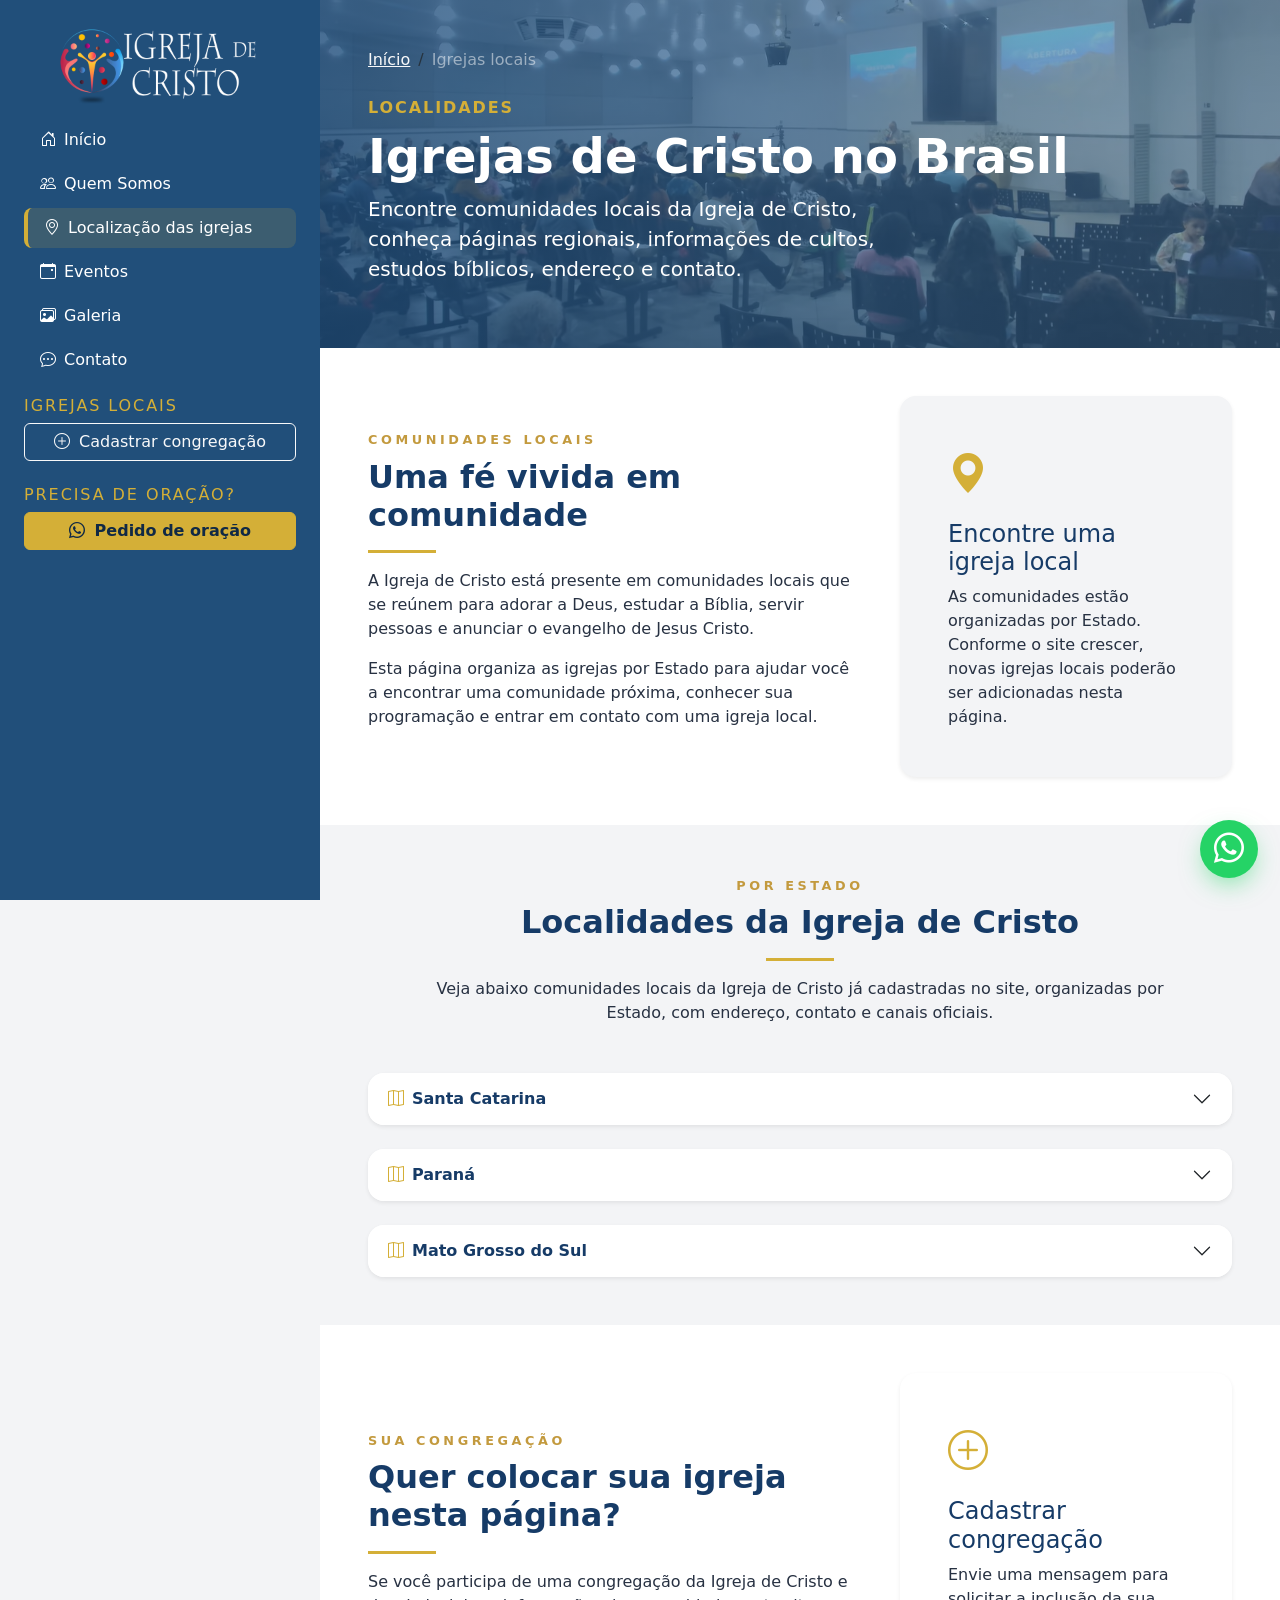
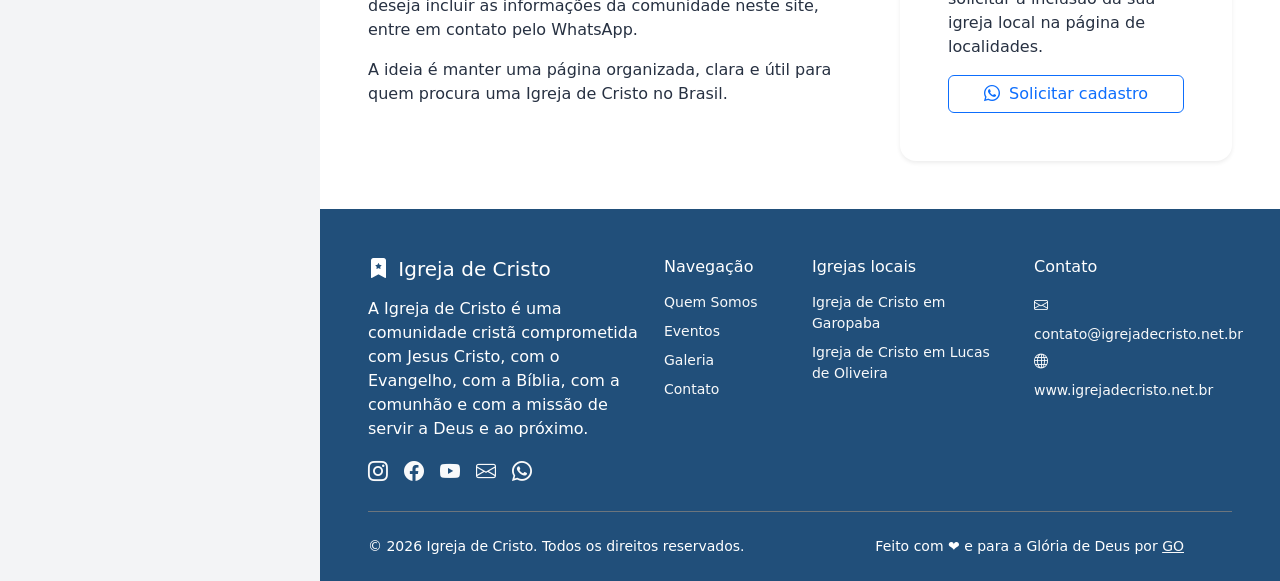
<file: igrejas.html>
<!doctype html>
<html lang="pt-BR">
  <head>
    <meta charset="utf-8" />
    <meta content="width=device-width, initial-scale=1" name="viewport" />

    <title>Igreja de Cristo no Brasil | Encontre uma Igreja de Cristo</title>

    <meta
      content="Conheça a Igreja de Cristo no Brasil e encontre uma igreja de Cristo local por Estado e cidade. Veja endereço, contato, cultos, estudos bíblicos e informações para visitar uma comunidade cristã próxima."
      name="description"
    />

    <meta content="index, follow, max-image-preview:large" name="robots" />
    <meta content="#163b67" name="theme-color" />

    <link
      href="https://www.igrejadecristo.net.br/igrejas.html"
      rel="canonical"
    />

    <link href="assets/img/logo.svg" rel="icon" type="image/svg+xml" />

    <meta content="pt_BR" property="og:locale" />
    <meta content="website" property="og:type" />
    <meta content="Igreja de Cristo" property="og:site_name" />

    <meta
      content="Igreja de Cristo no Brasil | Encontre uma Igreja de Cristo"
      property="og:title"
    />

    <meta
      content="Conheça a Igreja de Cristo no Brasil e encontre uma igreja de Cristo local por Estado e cidade, com informações de endereço, contato, cultos e estudos bíblicos."
      property="og:description"
    />

    <meta
      content="https://www.igrejadecristo.net.br/igrejas.html"
      property="og:url"
    />

    <meta
      content="https://www.igrejadecristo.net.br/assets/img/og-image.jpg"
      property="og:image"
    />

    <meta content="summary_large_image" name="twitter:card" />

    <meta
      content="Igreja de Cristo no Brasil | Encontre uma Igreja de Cristo"
      name="twitter:title"
    />

    <meta
      content="Conheça a Igreja de Cristo no Brasil e encontre uma igreja de Cristo local por Estado e cidade, com endereço, contato, cultos e estudos bíblicos."
      name="twitter:description"
    />

    <meta
      content="https://www.igrejadecristo.net.br/assets/img/og-image.jpg"
      name="twitter:image"
    />

    <script type="application/ld+json">
      {
        "@context": "https://schema.org",
        "@graph": [
          {
            "@type": "WebPage",
            "@id": "https://www.igrejadecristo.net.br/igrejas.html#webpage",
            "url": "https://www.igrejadecristo.net.br/igrejas.html",
            "name": "Igreja de Cristo no Brasil | Encontre uma Igreja de Cristo",
            "description": "Conheça a Igreja de Cristo no Brasil e encontre uma igreja de Cristo local organizada por Estado e cidade, com informações sobre comunidade cristã, cultos, estudos bíblicos, endereço e contato.",
            "inLanguage": "pt-BR",
            "isPartOf": {
              "@id": "https://www.igrejadecristo.net.br/#website"
            },
            "about": {
              "@id": "https://www.igrejadecristo.net.br/igrejas.html#igreja-de-cristo"
            }
          },
          {
            "@type": "WebSite",
            "@id": "https://www.igrejadecristo.net.br/#website",
            "url": "https://www.igrejadecristo.net.br/",
            "name": "Igreja de Cristo",
            "alternateName": [
              "Igreja de Cristo no Brasil",
              "Comunidade Igreja de Cristo",
              "Igreja local de Cristo"
            ],
            "inLanguage": "pt-BR"
          },
          {
            "@type": "ItemList",
            "@id": "https://www.igrejadecristo.net.br/igrejas.html#igreja-de-cristo",
            "name": "Igreja de Cristo no Brasil",
            "description": "Lista de comunidades locais da Igreja de Cristo no Brasil, organizadas por Estado e cidade, com endereço, contato e canais oficiais.",
            "itemListElement": [
              {
                "@type": "ListItem",
                "position": 1,
                "item": {
                  "@type": "Church",
                  "name": "Igreja de Cristo em Florianópolis",
                  "url": "https://linktr.ee/cebfloripa",
                  "email": "cebfloripa@gmail.com",
                  "telephone": "+55 48 99222-2897",
                  "address": {
                    "@type": "PostalAddress",
                    "streetAddress": "Rua Prefeito Dib Cherem, 2897 - Capoeiras",
                    "addressLocality": "Florianópolis",
                    "addressRegion": "SC",
                    "postalCode": "88090-001",
                    "addressCountry": "BR"
                  },
                  "sameAs": [
                    "https://www.instagram.com/cebfloripa/",
                    "https://www.facebook.com/igrejadecristofloripa/"
                  ]
                }
              },
              {
                "@type": "ListItem",
                "position": 2,
                "item": {
                  "@type": "Church",
                  "name": "Igreja de Cristo em Garopaba",
                  "url": "https://www.igrejadecristo.net.br/garopaba/",
                  "telephone": "+55 51 99703-2022",
                  "address": {
                    "@type": "PostalAddress",
                    "streetAddress": "Rua Pinguirito, 41 - Pinguirito",
                    "addressLocality": "Garopaba",
                    "addressRegion": "SC",
                    "postalCode": "88495-000",
                    "addressCountry": "BR"
                  },
                  "sameAs": [
                    "https://www.instagram.com/igrejadecristogaropabasc/"
                  ]
                }
              },
              {
                "@type": "ListItem",
                "position": 3,
                "item": {
                  "@type": "Church",
                  "name": "Igreja de Cristo em Curitiba",
                  "url": "https://www.igrejadecristo-curitiba.org.br/",
                  "telephone": "+55 41 3332-7498",
                  "address": {
                    "@type": "PostalAddress",
                    "streetAddress": "Rua Almirante Gonçalves, 1644 - Rebouças",
                    "addressLocality": "Curitiba",
                    "addressRegion": "PR",
                    "postalCode": "80230-060",
                    "addressCountry": "BR"
                  },
                  "openingHoursSpecification": [
                    {
                      "@type": "OpeningHoursSpecification",
                      "dayOfWeek": "Sunday",
                      "opens": "09:15",
                      "closes": "12:00"
                    }
                  ],
                  "sameAs": [
                    "https://www.instagram.com/igrejadecristocuritiba/",
                    "https://www.facebook.com/IgrejadeCristoCuritibaCentro",
                    "https://www.youtube.com/@IgrejadeCristoCuritiba"
                  ]
                }
              },
              {
                "@type": "ListItem",
                "position": 4,
                "item": {
                  "@type": "Church",
                  "name": "Igreja de Cristo em Campo Grande",
                  "url": "https://www.instagram.com/igrejadecristocg/",
                  "email": "igrejadecristoemcampogrande@gmail.com",
                  "telephone": "+55 67 99248-3796",
                  "address": {
                    "@type": "PostalAddress",
                    "streetAddress": "Rua 26 de Agosto, 1050 - Amambaí",
                    "addressLocality": "Campo Grande",
                    "addressRegion": "MS",
                    "postalCode": "79005-030",
                    "addressCountry": "BR"
                  },
                  "sameAs": [
                    "https://www.instagram.com/igrejadecristocg/",
                    "https://www.facebook.com/cristoemcg"
                  ]
                }
              }
            ]
          }
        ]
      }
    </script>

    <link
      crossorigin="anonymous"
      href="https://cdn.jsdelivr.net/npm/bootstrap@5.3.8/dist/css/bootstrap.min.css"
      integrity="sha384-sRIl4kxILFvY47J16cr9ZwB07vP4J8+LH7qKQnuqkuIAvNWLzeN8tE5YBujZqJLB"
      rel="stylesheet"
    />

    <link
      href="https://cdn.jsdelivr.net/npm/bootstrap-icons@1.13.1/font/bootstrap-icons.min.css"
      rel="stylesheet"
    />

    <link href="assets/css/styles.css" rel="stylesheet" />
  </head>
  <body>
    <a
      class="visually-hidden-focusable btn btn-gold position-absolute top-0 start-0 m-2 z-3"
      href="#conteudo-principal"
      >Pular para o conteúdo</a
    >
    <header class="d-lg-none sticky-top bg-brand shadow-sm">
      <nav
        aria-label="Navegação principal mobile"
        class="navbar navbar-dark px-3 d-flex flex-nowrap align-items-center justify-content-between"
      >
        <a
          aria-label="Voltar para a página inicial da Igreja de Cristo"
          class="navbar-brand d-flex align-items-center me-2 mb-0 flex-shrink-1"
          href="index.html"
        >
          <img
            alt="Logo Igreja de Cristo"
            class="img-fluid"
            src="assets/img/novo-logo-white-300x120.webp"
            style="max-height: 64px; width: auto"
          />
        </a>

        <button
          aria-controls="menuMobile"
          aria-label="Abrir menu principal"
          class="navbar-toggler flex-shrink-0"
          data-bs-target="#menuMobile"
          data-bs-toggle="offcanvas"
          type="button"
        >
          <span class="navbar-toggler-icon"></span>
        </button>
      </nav>

      <div
        aria-labelledby="menuMobileLabel"
        class="offcanvas offcanvas-start text-bg-dark"
        id="menuMobile"
        tabindex="-1"
      >
        <header class="offcanvas-header border-bottom border-secondary">
          <p class="offcanvas-title fs-5 mb-0" id="menuMobileLabel">
            Igreja de Cristo
          </p>

          <button
            aria-label="Fechar menu"
            class="btn-close btn-close-white"
            data-bs-dismiss="offcanvas"
            type="button"
          ></button>
        </header>

        <nav aria-label="Menu mobile" class="offcanvas-body">
          <ul class="nav flex-column gap-1">
            <li class="nav-item">
              <a
                class="nav-link sidebar-link rounded-3 px-3 py-2"
                href="index.html"
              >
                <i aria-hidden="true" class="bi bi-house-door me-2"></i>Início
              </a>
            </li>

            <li class="nav-item">
              <a
                class="nav-link sidebar-link rounded-3 px-3 py-2"
                href="quem-somos.html"
              >
                <i aria-hidden="true" class="bi bi-people me-2"></i>Quem Somos
              </a>
            </li>

            <li class="nav-item">
              <a
                aria-current="page"
                class="nav-link sidebar-link rounded-3 px-3 py-2 active"
                href="igrejas.html"
              >
                <i aria-hidden="true" class="bi bi-geo-alt me-2"></i>Localização
                das igrejas
              </a>
            </li>

            <li class="nav-item">
              <a
                class="nav-link sidebar-link rounded-3 px-3 py-2"
                href="eventos.html"
              >
                <i aria-hidden="true" class="bi bi-calendar-event me-2"></i
                >Eventos
              </a>
            </li>

            <li class="nav-item">
              <a
                class="nav-link sidebar-link rounded-3 px-3 py-2"
                href="galeria.html"
              >
                <i aria-hidden="true" class="bi bi-images me-2"></i>Galeria
              </a>
            </li>

            <li class="nav-item">
              <a
                class="nav-link sidebar-link rounded-3 px-3 py-2"
                href="contato.html"
              >
                <i aria-hidden="true" class="bi bi-chat-dots me-2"></i>Contato
              </a>
            </li>
          </ul>

          <hr class="border-secondary my-4" />

          <a
            aria-label="Enviar pedido de oração pelo WhatsApp em uma nova aba"
            class="btn btn-gold w-100"
            href="https://wa.me/5551997032022?text=Ol%C3%A1%2C%20gostaria%20de%20fazer%20um%20pedido%20de%20ora%C3%A7%C3%A3o."
            rel="noopener noreferrer"
            target="_blank"
          >
            <i aria-hidden="true" class="bi bi-whatsapp me-1"></i>
            Pedido de oração
          </a>
        </nav>
      </div>
    </header>
    <div class="container-fluid p-0">
      <div class="row g-0">
        <aside
          aria-label="Navegação e informações da igreja"
          class="col-lg-3 d-none d-lg-flex sidebar bg-brand text-white min-vh-100 sticky-top flex-column p-4"
        >
          <a
            aria-label="Voltar para a página inicial da Igreja de Cristo"
            class="d-flex align-items-center justify-content-center gap-3 text-white text-decoration-none mb-3"
            href="index.html"
          >
            <img
              alt="Logo da Igreja de Cristo"
              class="img-fluid"
              src="assets/img/novo-logo-white-300x120.webp"
              style="max-width: 100%; height: auto; max-height: 80px"
            />
          </a>

          <nav aria-label="Navegação principal">
            <ul class="nav flex-column gap-1">
              <li class="nav-item">
                <a
                  class="nav-link sidebar-link rounded-3 px-3 py-2"
                  href="index.html"
                >
                  <i aria-hidden="true" class="bi bi-house-door me-2"></i>Início
                </a>
              </li>

              <li class="nav-item">
                <a
                  class="nav-link sidebar-link rounded-3 px-3 py-2"
                  href="quem-somos.html"
                >
                  <i aria-hidden="true" class="bi bi-people me-2"></i>Quem Somos
                </a>
              </li>

              <li class="nav-item">
                <a
                  aria-current="page"
                  class="nav-link sidebar-link rounded-3 px-3 py-2 active"
                  href="igrejas.html"
                >
                  <i aria-hidden="true" class="bi bi-geo-alt me-2"></i
                  >Localização das igrejas
                </a>
              </li>

              <li class="nav-item">
                <a
                  class="nav-link sidebar-link rounded-3 px-3 py-2"
                  href="eventos.html"
                >
                  <i aria-hidden="true" class="bi bi-calendar-event me-2"></i
                  >Eventos
                </a>
              </li>

              <li class="nav-item">
                <a
                  class="nav-link sidebar-link rounded-3 px-3 py-2"
                  href="galeria.html"
                >
                  <i aria-hidden="true" class="bi bi-images me-2"></i>Galeria
                </a>
              </li>

              <li class="nav-item">
                <a
                  class="nav-link sidebar-link rounded-3 px-3 py-2"
                  href="contato.html"
                >
                  <i aria-hidden="true" class="bi bi-chat-dots me-2"></i>Contato
                </a>
              </li>
            </ul>
          </nav>

          <section aria-labelledby="igrejas-aside" class="pt-3">
            <h2
              class="fs-6 text-uppercase text-gold letter-spacing"
              id="igrejas-aside"
            >
              Igrejas locais
            </h2>

            <a
              aria-label="Cadastrar uma congregação no site da Igreja de Cristo pelo WhatsApp em uma nova aba"
              class="btn btn-outline-light w-100 mb-2"
              href="https://wa.me/5551997032022?text=Quero%20colocar%20a%20minha%20congrega%C3%A7%C3%A3o%20no%20site%20da%20Igreja%20de%20Cristo."
              rel="noopener noreferrer"
              target="_blank"
            >
              <i aria-hidden="true" class="bi bi-plus-circle me-1"></i>
              Cadastrar congregação
            </a>

            <h2
              class="mt-3 fs-6 text-uppercase text-gold letter-spacing"
              id="pedido-oracao-aside"
            >
              Precisa de oração?
            </h2>

            <a
              aria-label="Enviar pedido de oração pelo WhatsApp em uma nova aba"
              class="btn btn-gold w-100"
              href="https://wa.me/5551997032022?text=Ol%C3%A1%2C%20gostaria%20de%20fazer%20um%20pedido%20de%20ora%C3%A7%C3%A3o."
              rel="noopener noreferrer"
              target="_blank"
            >
              <i aria-hidden="true" class="bi bi-whatsapp me-1"></i>
              Pedido de oração
            </a>
          </section>
        </aside>
        <main
          class="col-12 col-lg-9 d-flex flex-column min-vh-100"
          id="conteudo-principal"
        >
          <header class="page-hero text-white px-4 px-md-5 py-5">
            <nav aria-label="breadcrumb">
              <ol class="breadcrumb small">
                <li class="breadcrumb-item">
                  <a class="link-light" href="index.html">Início</a>
                </li>

                <li
                  aria-current="page"
                  class="breadcrumb-item active text-white-50"
                >
                  Igrejas locais
                </li>
              </ol>
            </nav>
            <p
              class="text-gold text-uppercase fw-semibold letter-spacing mt-4 mb-2"
            >
              Localidades
            </p>
            <h1 class="display-5 fw-bold">Igrejas de Cristo no Brasil</h1>
            <p class="lead col-xl-8">
              Encontre comunidades locais da Igreja de Cristo, conheça páginas
              regionais, informações de cultos, estudos bíblicos, endereço e
              contato.
            </p>
          </header>
          <section
            aria-labelledby="intro-igrejas"
            class="bg-white py-5 px-4 px-md-5"
          >
            <div class="row g-5 align-items-center">
              <article class="col-lg-7">
                <span class="section-kicker">Comunidades locais</span>

                <h2 class="fw-bold text-brand" id="intro-igrejas">
                  Uma fé vivida em comunidade
                </h2>

                <span aria-hidden="true" class="gold-rule d-block my-3"></span>

                <p>
                  A Igreja de Cristo está presente em comunidades locais que se
                  reúnem para adorar a Deus, estudar a Bíblia, servir pessoas e
                  anunciar o evangelho de Jesus Cristo.
                </p>

                <p class="text-secondary">
                  Esta página organiza as igrejas por Estado para ajudar você a
                  encontrar uma comunidade próxima, conhecer sua programação e
                  entrar em contato com uma igreja local.
                </p>
              </article>

              <aside class="col-lg-5">
                <div class="card border-0 shadow-sm rounded-4 bg-soft">
                  <div class="card-body p-4 p-lg-5">
                    <i
                      aria-hidden="true"
                      class="bi bi-geo-alt-fill text-gold fs-1"
                    ></i>

                    <h3 class="h4 text-brand mt-3">
                      Encontre uma igreja local
                    </h3>

                    <p class="text-secondary mb-0">
                      As comunidades estão organizadas por Estado. Conforme o
                      site crescer, novas igrejas locais poderão ser adicionadas
                      nesta página.
                    </p>
                  </div>
                </div>
              </aside>
            </div>
          </section>
          <section
            aria-labelledby="igrejas-por-estado"
            class="bg-soft py-5 px-4 px-md-5"
          >
            <header class="text-center mx-auto mb-5" style="max-width: 48rem">
              <span class="section-kicker">Por Estado</span>

              <h2 class="fw-bold text-brand" id="igrejas-por-estado">
                Localidades da Igreja de Cristo
              </h2>

              <span
                aria-hidden="true"
                class="gold-rule d-block mx-auto my-3"
              ></span>

              <p class="text-secondary">
                Veja abaixo comunidades locais da Igreja de Cristo já
                cadastradas no site, organizadas por Estado, com endereço,
                contato e canais oficiais.
              </p>
            </header>

            <div class="accordion d-grid gap-4" id="accordionEstados">
              <section
                class="accordion-item border-0 shadow-sm rounded-4 overflow-hidden"
              >
                <h3 class="accordion-header" id="headingSantaCatarina">
                  <button
                    aria-controls="collapseSantaCatarina"
                    aria-expanded="false"
                    class="accordion-button collapsed bg-white text-brand fw-bold"
                    data-bs-target="#collapseSantaCatarina"
                    data-bs-toggle="collapse"
                    type="button"
                  >
                    <i aria-hidden="true" class="bi bi-map text-gold me-2"></i>
                    Santa Catarina
                  </button>
                </h3>

                <div
                  aria-labelledby="headingSantaCatarina"
                  class="accordion-collapse collapse"
                  id="collapseSantaCatarina"
                >
                  <div class="accordion-body bg-soft">
                    <div class="row g-4 align-items-stretch">
                      <article class="col-md-6 col-xl-4 d-flex">
                        <div
                          class="card border-0 shadow-sm h-100 hover-lift w-100"
                        >
                          <div class="card-body p-4 d-flex flex-column">
                            <i
                              aria-hidden="true"
                              class="bi bi-geo-alt text-gold fs-1"
                            ></i>

                            <h4 class="h5 text-brand mt-3">
                              Igreja de Cristo em Florianópolis
                            </h4>

                            <p class="text-secondary mb-3">
                              Comunidade da Igreja de Cristo em Florianópolis,
                              Santa Catarina.
                            </p>

                            <address class="text-secondary small mb-4">
                              <i
                                aria-hidden="true"
                                class="bi bi-pin-map text-gold me-1"
                              ></i>
                              Rua Prefeito Dib Cherem, 2897 - Capoeiras,
                              Florianópolis - SC, 88090-001
                            </address>

                            <a
                              aria-label="Conhecer a Igreja de Cristo em Florianópolis em uma nova aba"
                              class="btn btn-outline-primary w-100 mt-auto align-self-start"
                              href="https://linktr.ee/cebfloripa"
                              rel="noopener noreferrer"
                              target="_blank"
                            >
                              Conhecer igreja
                            </a>
                          </div>

                          <footer
                            class="card-footer bg-white border-0 pt-0 px-4 pb-4"
                          >
                            <nav
                              aria-label="Redes e contatos da Igreja de Cristo em Florianópolis"
                              class="d-flex align-items-center gap-3 flex-wrap"
                            >
                              <a
                                aria-label="Site da Igreja de Cristo em Florianópolis em uma nova aba"
                                class="text-brand fs-5"
                                href="https://linktr.ee/cebfloripa"
                                rel="noopener noreferrer"
                                target="_blank"
                              >
                                <i aria-hidden="true" class="bi bi-globe2"></i>
                              </a>

                              <a
                                aria-label="WhatsApp da Igreja de Cristo em Florianópolis em uma nova aba"
                                class="text-brand fs-5"
                                href="https://wa.me/5548992222897"
                                rel="noopener noreferrer"
                                target="_blank"
                              >
                                <i
                                  aria-hidden="true"
                                  class="bi bi-whatsapp"
                                ></i>
                              </a>

                              <a
                                aria-label="E-mail da Igreja de Cristo em Florianópolis"
                                class="text-brand fs-5"
                                href="mailto:cebfloripa@gmail.com"
                              >
                                <i
                                  aria-hidden="true"
                                  class="bi bi-envelope"
                                ></i>
                              </a>

                              <a
                                aria-label="Instagram da Igreja de Cristo em Florianópolis em uma nova aba"
                                class="text-brand fs-5"
                                href="https://www.instagram.com/cebfloripa/"
                                rel="noopener noreferrer"
                                target="_blank"
                              >
                                <i
                                  aria-hidden="true"
                                  class="bi bi-instagram"
                                ></i>
                              </a>

                              <a
                                aria-label="Facebook da Igreja de Cristo em Florianópolis em uma nova aba"
                                class="text-brand fs-5"
                                href="https://www.facebook.com/igrejadecristofloripa/"
                                rel="noopener noreferrer"
                                target="_blank"
                              >
                                <i
                                  aria-hidden="true"
                                  class="bi bi-facebook"
                                ></i>
                              </a>
                              <a
                                aria-label="Abrir endereço da Igreja de Cristo em Florianópolis no Google Maps em uma nova aba"
                                class="text-brand fs-5"
                                href="https://www.google.com/maps/search/?api=1&query=Rua%20Prefeito%20Dib%20Cherem%2C%202897%20-%20Capoeiras%2C%20Florian%C3%B3polis%20-%20SC%2C%2088090-001"
                                rel="noopener noreferrer"
                                target="_blank"
                              >
                                <i aria-hidden="true" class="bi bi-map"></i>
                              </a>
                            </nav>
                          </footer>
                        </div>
                      </article>

                      <article class="col-md-6 col-xl-4 d-flex">
                        <div
                          class="card border-0 shadow-sm h-100 hover-lift w-100"
                        >
                          <div class="card-body p-4 d-flex flex-column">
                            <i
                              aria-hidden="true"
                              class="bi bi-geo-alt text-gold fs-1"
                            ></i>

                            <h4 class="h5 text-brand mt-3">
                              Igreja de Cristo em Garopaba
                            </h4>

                            <p class="text-secondary mb-3">
                              Comunidade da Igreja de Cristo em Garopaba, Santa
                              Catarina.
                            </p>

                            <address class="text-secondary small mb-4">
                              <i
                                aria-hidden="true"
                                class="bi bi-pin-map text-gold me-1"
                              ></i>
                              Rua Pinguirito, 41 - Pinguirito, Garopaba - SC,
                              88495-000
                            </address>

                            <a
                              aria-label="Conhecer a Igreja de Cristo em Garopaba"
                              class="btn btn-outline-primary w-100 mt-auto align-self-start"
                              href="garopaba/"
                            >
                              Conhecer igreja
                            </a>
                          </div>

                          <footer
                            class="card-footer bg-white border-0 pt-0 px-4 pb-4"
                          >
                            <nav
                              aria-label="Redes e contatos da Igreja de Cristo em Garopaba"
                              class="d-flex align-items-center gap-3 flex-wrap"
                            >
                              <a
                                aria-label="Site da Igreja de Cristo em Garopaba"
                                class="text-brand fs-5"
                                href="garopaba/"
                              >
                                <i aria-hidden="true" class="bi bi-globe2"></i>
                              </a>

                              <a
                                aria-label="WhatsApp da Igreja de Cristo em Garopaba em uma nova aba"
                                class="text-brand fs-5"
                                href="https://wa.me/5551997032022"
                                rel="noopener noreferrer"
                                target="_blank"
                              >
                                <i
                                  aria-hidden="true"
                                  class="bi bi-whatsapp"
                                ></i>
                              </a>

                              <a
                                aria-label="Instagram da Igreja de Cristo em Garopaba em uma nova aba"
                                class="text-brand fs-5"
                                href="https://www.instagram.com/igrejadecristogaropabasc/"
                                rel="noopener noreferrer"
                                target="_blank"
                              >
                                <i
                                  aria-hidden="true"
                                  class="bi bi-instagram"
                                ></i>
                              </a>
                              <a
                                aria-label="Abrir endereço da Igreja de Cristo em Garopaba no Google Maps em uma nova aba"
                                class="text-brand fs-5"
                                href="https://www.google.com/maps/search/?api=1&query=Rua%20Pinguirito%2C%2041%20-%20Pinguirito%2C%20Garopaba%20-%20SC%2C%2088495-000"
                                rel="noopener noreferrer"
                                target="_blank"
                              >
                                <i aria-hidden="true" class="bi bi-map"></i>
                              </a>

                              <!--
                    <a
                      aria-label="Facebook da Igreja de Cristo em Garopaba em uma nova aba"
                      class="text-brand fs-5"
                      href="#"
                      rel="noopener noreferrer"
                      target="_blank"
                    >
                      <i aria-hidden="true" class="bi bi-facebook"></i>
                    </a>
                    -->
                            </nav>
                          </footer>
                        </div>
                      </article>
                    </div>
                  </div>
                </div>
              </section>

              <section
                class="accordion-item border-0 shadow-sm rounded-4 overflow-hidden"
              >
                <h3 class="accordion-header" id="headingParana">
                  <button
                    aria-controls="collapseParana"
                    aria-expanded="false"
                    class="accordion-button collapsed bg-white text-brand fw-bold"
                    data-bs-target="#collapseParana"
                    data-bs-toggle="collapse"
                    type="button"
                  >
                    <i aria-hidden="true" class="bi bi-map text-gold me-2"></i>
                    Paraná
                  </button>
                </h3>

                <div
                  aria-labelledby="headingParana"
                  class="accordion-collapse collapse"
                  id="collapseParana"
                >
                  <div class="accordion-body bg-soft">
                    <div class="row g-4 align-items-stretch">
                      <article class="col-md-6 col-xl-4 d-flex">
                        <div
                          class="card border-0 shadow-sm h-100 hover-lift w-100"
                        >
                          <div class="card-body p-4 d-flex flex-column">
                            <i
                              aria-hidden="true"
                              class="bi bi-geo-alt text-gold fs-1"
                            ></i>

                            <h4 class="h5 text-brand mt-3">
                              Igreja de Cristo em Curitiba
                            </h4>

                            <p class="text-secondary mb-3">
                              Comunidade local da Igreja de Cristo em Curitiba,
                              Paraná.
                            </p>

                            <address class="text-secondary small mb-4">
                              <i
                                aria-hidden="true"
                                class="bi bi-pin-map text-gold me-1"
                              ></i>
                              Rua Almirante Gonçalves, 1644 - Rebouças, Curitiba
                              - PR, 80230-060
                            </address>

                            <a
                              aria-label="Conhecer a Igreja de Cristo em Curitiba em uma nova aba"
                              class="btn btn-outline-primary w-100 mt-auto align-self-start"
                              href="https://www.igrejadecristo-curitiba.org.br/"
                              rel="noopener noreferrer"
                              target="_blank"
                            >
                              Conhecer igreja
                            </a>
                          </div>

                          <footer
                            class="card-footer bg-white border-0 pt-0 px-4 pb-4"
                          >
                            <nav
                              aria-label="Redes e contatos da Igreja de Cristo em Curitiba"
                              class="d-flex align-items-center gap-3 flex-wrap"
                            >
                              <a
                                aria-label="Site da Igreja de Cristo em Curitiba em uma nova aba"
                                class="text-brand fs-5"
                                href="https://www.igrejadecristo-curitiba.org.br/"
                                rel="noopener noreferrer"
                                target="_blank"
                              >
                                <i aria-hidden="true" class="bi bi-globe2"></i>
                              </a>

                              <a
                                aria-label="WhatsApp da Igreja de Cristo em Curitiba em uma nova aba"
                                class="text-brand fs-5"
                                href="https://wa.me/554133327498"
                                rel="noopener noreferrer"
                                target="_blank"
                              >
                                <i
                                  aria-hidden="true"
                                  class="bi bi-whatsapp"
                                ></i>
                              </a>

                              <a
                                aria-label="Instagram da Igreja de Cristo em Curitiba em uma nova aba"
                                class="text-brand fs-5"
                                href="https://www.instagram.com/igrejadecristocuritiba/"
                                rel="noopener noreferrer"
                                target="_blank"
                              >
                                <i
                                  aria-hidden="true"
                                  class="bi bi-instagram"
                                ></i>
                              </a>

                              <a
                                aria-label="Facebook da Igreja de Cristo em Curitiba em uma nova aba"
                                class="text-brand fs-5"
                                href="https://www.facebook.com/IgrejadeCristoCuritibaCentro"
                                rel="noopener noreferrer"
                                target="_blank"
                              >
                                <i
                                  aria-hidden="true"
                                  class="bi bi-facebook"
                                ></i>
                              </a>

                              <a
                                aria-label="YouTube da Igreja de Cristo em Curitiba em uma nova aba"
                                class="text-brand fs-5"
                                href="https://www.youtube.com/@IgrejadeCristoCuritiba"
                                rel="noopener noreferrer"
                                target="_blank"
                              >
                                <i aria-hidden="true" class="bi bi-youtube"></i>
                              </a>

                              <a
                                aria-label="Abrir endereço da Igreja de Cristo em Curitiba no Google Maps em uma nova aba"
                                class="text-brand fs-5"
                                href="https://www.google.com/maps/search/?api=1&query=Rua%20Almirante%20Gon%C3%A7alves%2C%201644%20-%20Rebou%C3%A7as%2C%20Curitiba%20-%20PR%2C%2080230-060"
                                rel="noopener noreferrer"
                                target="_blank"
                              >
                                <i aria-hidden="true" class="bi bi-map"></i>
                              </a>
                            </nav>
                          </footer>
                        </div>
                      </article>
                    </div>
                  </div>
                </div>
              </section>

              <section
                class="accordion-item border-0 shadow-sm rounded-4 overflow-hidden"
              >
                <h3 class="accordion-header" id="headingMatoGrossoDoSul">
                  <button
                    aria-controls="collapseMatoGrossoDoSul"
                    aria-expanded="false"
                    class="accordion-button collapsed bg-white text-brand fw-bold"
                    data-bs-target="#collapseMatoGrossoDoSul"
                    data-bs-toggle="collapse"
                    type="button"
                  >
                    <i aria-hidden="true" class="bi bi-map text-gold me-2"></i>
                    Mato Grosso do Sul
                  </button>
                </h3>

                <div
                  aria-labelledby="headingMatoGrossoDoSul"
                  class="accordion-collapse collapse"
                  id="collapseMatoGrossoDoSul"
                >
                  <div class="accordion-body bg-soft">
                    <div class="row g-4 align-items-stretch">
                      <article class="col-md-6 col-xl-4 d-flex">
                        <div
                          class="card border-0 shadow-sm h-100 hover-lift w-100"
                        >
                          <div class="card-body p-4 d-flex flex-column">
                            <i
                              aria-hidden="true"
                              class="bi bi-geo-alt text-gold fs-1"
                            ></i>

                            <h4 class="h5 text-brand mt-3">
                              Igreja de Cristo em Campo Grande
                            </h4>

                            <p class="text-secondary mb-3">
                              Comunidade da Igreja de Cristo em Campo Grande,
                              Mato Grosso do Sul.
                            </p>

                            <address class="text-secondary small mb-4">
                              <i
                                aria-hidden="true"
                                class="bi bi-pin-map text-gold me-1"
                              ></i>
                              Rua 26 de Agosto, 1050 - Amambaí, Campo Grande -
                              MS, 79005-030
                            </address>

                            <a
                              aria-label="Conhecer a Igreja de Cristo em Campo Grande pelo Instagram em uma nova aba"
                              class="btn btn-outline-primary w-100 mt-auto align-self-start"
                              href="https://www.instagram.com/igrejadecristocg/"
                              rel="noopener noreferrer"
                              target="_blank"
                            >
                              Conhecer igreja
                            </a>
                          </div>

                          <footer
                            class="card-footer bg-white border-0 pt-0 px-4 pb-4"
                          >
                            <nav
                              aria-label="Redes e contatos da Igreja de Cristo em Campo Grande"
                              class="d-flex align-items-center gap-3 flex-wrap"
                            >
                              <a
                                aria-label="WhatsApp da Igreja de Cristo em Campo Grande em uma nova aba"
                                class="text-brand fs-5"
                                href="https://wa.me/5567992483796"
                                rel="noopener noreferrer"
                                target="_blank"
                              >
                                <i
                                  aria-hidden="true"
                                  class="bi bi-whatsapp"
                                ></i>
                              </a>

                              <a
                                aria-label="E-mail da Igreja de Cristo em Campo Grande"
                                class="text-brand fs-5"
                                href="mailto:igrejadecristoemcampogrande@gmail.com"
                              >
                                <i
                                  aria-hidden="true"
                                  class="bi bi-envelope"
                                ></i>
                              </a>

                              <a
                                aria-label="Instagram da Igreja de Cristo em Campo Grande em uma nova aba"
                                class="text-brand fs-5"
                                href="https://www.instagram.com/igrejadecristocg/"
                                rel="noopener noreferrer"
                                target="_blank"
                              >
                                <i
                                  aria-hidden="true"
                                  class="bi bi-instagram"
                                ></i>
                              </a>

                              <a
                                aria-label="Facebook da Igreja de Cristo em Campo Grande em uma nova aba"
                                class="text-brand fs-5"
                                href="https://www.facebook.com/cristoemcg"
                                rel="noopener noreferrer"
                                target="_blank"
                              >
                                <i
                                  aria-hidden="true"
                                  class="bi bi-facebook"
                                ></i>
                              </a>

                              <a
                                aria-label="Abrir endereço da Igreja de Cristo em Campo Grande no Google Maps em uma nova aba"
                                class="text-brand fs-5"
                                href="https://www.google.com/maps/search/?api=1&query=Rua%2026%20de%20Agosto%2C%201050%20-%20Amamba%C3%AD%2C%20Campo%20Grande%20-%20MS%2C%2079005-030"
                                rel="noopener noreferrer"
                                target="_blank"
                              >
                                <i aria-hidden="true" class="bi bi-map"></i>
                              </a>
                            </nav>
                          </footer>
                        </div>
                      </article>
                    </div>
                  </div>
                </div>
              </section>
            </div>
          </section>
          <section
            aria-labelledby="cadastrar-congregacao"
            class="bg-white py-5 px-4 px-md-5"
          >
            <div class="row g-5 align-items-center">
              <article class="col-lg-7">
                <span class="section-kicker">Sua congregação</span>

                <h2 class="fw-bold text-brand" id="cadastrar-congregacao">
                  Quer colocar sua igreja nesta página?
                </h2>

                <span aria-hidden="true" class="gold-rule d-block my-3"></span>

                <p>
                  Se você participa de uma congregação da Igreja de Cristo e
                  deseja incluir as informações da comunidade neste site, entre
                  em contato pelo WhatsApp.
                </p>

                <p class="text-secondary mb-lg-0">
                  A ideia é manter uma página organizada, clara e útil para quem
                  procura uma Igreja de Cristo no Brasil.
                </p>
              </article>

              <div class="col-lg-5">
                <div class="card border-0 shadow-sm rounded-4">
                  <div class="card-body p-4 p-lg-5">
                    <i
                      aria-hidden="true"
                      class="bi bi-plus-circle text-gold fs-1"
                    ></i>

                    <h3 class="h4 text-brand mt-3">Cadastrar congregação</h3>

                    <p class="text-secondary">
                      Envie uma mensagem para solicitar a inclusão da sua igreja
                      local na página de localidades.
                    </p>

                    <a
                      aria-label="Solicitar cadastro de congregação pelo WhatsApp em uma nova aba"
                      class="btn btn-outline-primary w-100 mt-auto align-self-start"
                      href="https://wa.me/5551997032022?text=Quero%20colocar%20a%20minha%20congrega%C3%A7%C3%A3o%20no%20site%20da%20Igreja%20de%20Cristo."
                      rel="noopener noreferrer"
                      target="_blank"
                    >
                      <i aria-hidden="true" class="bi bi-whatsapp me-1"></i>
                      Solicitar cadastro
                    </a>
                  </div>
                </div>
              </div>
            </div>
          </section>
          <footer class="bg-brand text-white pt-5 pb-4 mt-auto">
            <div
              aria-label="Rodapé institucional"
              class="container-fluid px-4 px-md-5"
            >
              <div class="row g-4 pb-4">
                <nav
                  aria-labelledby="footer-links"
                  class="col-6 col-md-3 col-xl-2 order-1 order-md-2"
                >
                  <h2 class="h6 text-white mb-3" id="footer-links">
                    Navegação
                  </h2>

                  <ul class="list-unstyled small d-grid gap-2">
                    <li>
                      <a
                        class="link-light text-decoration-none"
                        href="quem-somos.html"
                        >Quem Somos</a
                      >
                    </li>
                    <li>
                      <a
                        class="link-light text-decoration-none"
                        href="eventos.html"
                        >Eventos</a
                      >
                    </li>
                    <li>
                      <a
                        class="link-light text-decoration-none"
                        href="galeria.html"
                        >Galeria</a
                      >
                    </li>
                    <li>
                      <a
                        class="link-light text-decoration-none"
                        href="contato.html"
                        >Contato</a
                      >
                    </li>
                  </ul>
                </nav>

                <div
                  aria-labelledby="footer-cultos"
                  class="col-6 col-md-3 col-xl-3 order-2 order-md-3"
                >
                  <h2 class="h6 text-white mb-3" id="footer-cultos">
                    Igrejas locais
                  </h2>

                  <ul class="list-unstyled text-white small d-grid gap-2">
                    <li>
                      <a
                        class="link-light text-decoration-none"
                        href="garopaba/"
                        >Igreja de Cristo em Garopaba</a
                      >
                    </li>
                    <li>
                      <a
                        class="link-light text-decoration-none"
                        href="lucasdeoliveira/"
                        >Igreja de Cristo em Lucas de Oliveira</a
                      >
                    </li>
                  </ul>
                </div>

                <div
                  aria-labelledby="footer-contact"
                  class="col-xl-3 order-3 order-md-4"
                >
                  <h2 class="h6 text-white mb-3" id="footer-contact">
                    Contato
                  </h2>

                  <address class="text-white small lh-lg mb-3">
                    <i
                      aria-hidden="true"
                      class="bi bi-envelope me-2 text-white"
                    ></i>
                    <a
                      class="link-light text-decoration-none"
                      href="mailto:contato@igrejadecristo.net.br"
                    >
                      contato@igrejadecristo.net.br
                    </a>
                    <br />

                    <i
                      aria-hidden="true"
                      class="bi bi-globe me-2 text-white"
                    ></i>
                    <a
                      class="link-light text-decoration-none"
                      href="https://www.igrejadecristo.net.br/"
                      rel="noopener noreferrer"
                      target="_blank"
                    >
                      www.igrejadecristo.net.br
                    </a>
                  </address>
                </div>

                <div
                  aria-labelledby="footer-brand"
                  class="col-md-6 col-xl-4 order-4 order-md-1"
                >
                  <h2 class="h5 text-white mb-3" id="footer-brand">
                    <i
                      aria-hidden="true"
                      class="bi bi-bookmark-star-fill text-white me-1"
                    ></i>
                    Igreja de Cristo
                  </h2>

                  <p class="text-white">
                    A Igreja de Cristo é uma comunidade cristã comprometida com
                    Jesus Cristo, com o Evangelho, com a Bíblia, com a comunhão
                    e com a missão de servir a Deus e ao próximo.
                  </p>

                  <nav aria-label="Redes sociais" class="d-flex gap-3">
                    <a
                      aria-label="Instagram"
                      href="https://www.instagram.com/igrejadecristogaropabasc/"
                      class="link-light fs-5"
                      target="_blank"
                      rel="noopener noreferrer"
                    >
                      <i aria-hidden="true" class="bi bi-instagram"></i>
                    </a>

                    <a
                      aria-label="Facebook"
                      href="https://www.facebook.com/IgrejadeCristoCuritibaCentro"
                      class="link-light fs-5"
                      target="_blank"
                      rel="noopener noreferrer"
                    >
                      <i aria-hidden="true" class="bi bi-facebook"></i>
                    </a>

                    <a
                      aria-label="YouTube"
                      href="https://www.youtube.com/@IgrejadeCristoCuritiba"
                      class="link-light fs-5"
                      target="_blank"
                      rel="noopener noreferrer"
                    >
                      <i aria-hidden="true" class="bi bi-youtube"></i>
                    </a>

                    <a
                      aria-label="E-mail"
                      href="mailto:gesiel.br@gmail.com"
                      class="link-light fs-5"
                    >
                      <i aria-hidden="true" class="bi bi-envelope"></i>
                    </a>

                    <a
                      aria-label="WhatsApp"
                      href="https://wa.me/5553981493086"
                      target="_blank"
                      class="link-light fs-5"
                      rel="noopener noreferrer"
                    >
                      <i aria-hidden="true" class="bi bi-whatsapp"></i>
                    </a>
                  </nav>
                </div>
              </div>

              <div
                class="border-top border-secondary pt-4 d-md-flex justify-content-between align-items-center small text-white"
              >
                <p class="mb-2 mb-md-0">
                  © <span data-current-year="">2026</span> Igreja de Cristo.
                  Todos os direitos reservados.
                </p>

                <p class="mb-0 me-0 me-lg-5">
                  <!--
        <a
          class="link-light text-decoration-none"
          href="#"
          >Política de Privacidade</a
        >
        ·
        <a
          class="link-light text-decoration-none"
          href="#"
          >Termos de Uso</a
        >
        -->

                  Feito com ❤ e para a Glória de Deus por
                  <a
                    class="link-light text-decoration-underline"
                    href="https://gesieloliveira.com.br"
                    rel="noopener noreferrer"
                    target="_blank"
                    >GO</a
                  >
                </p>
              </div>
            </div>
          </footer>
          <a
            aria-label="Fale conosco pelo WhatsApp"
            class="whatsapp-float"
            href="https://wa.me/5551997032022"
            rel="noopener noreferrer"
            target="_blank"
          >
            <i aria-hidden="true" class="bi bi-whatsapp"></i>
          </a>
        </main>
      </div>
    </div>
    <script
      crossorigin="anonymous"
      integrity="sha384-FKyoEForCGlyvwx9Hj09JcYn3nv7wiPVlz7YYwJrWVcXK/BmnVDxM+D2scQbITxI"
      src="https://cdn.jsdelivr.net/npm/bootstrap@5.3.8/dist/js/bootstrap.bundle.min.js"
    ></script>
    <script src="assets/js/main.js" defer></script>
  </body>
</html>
</file>
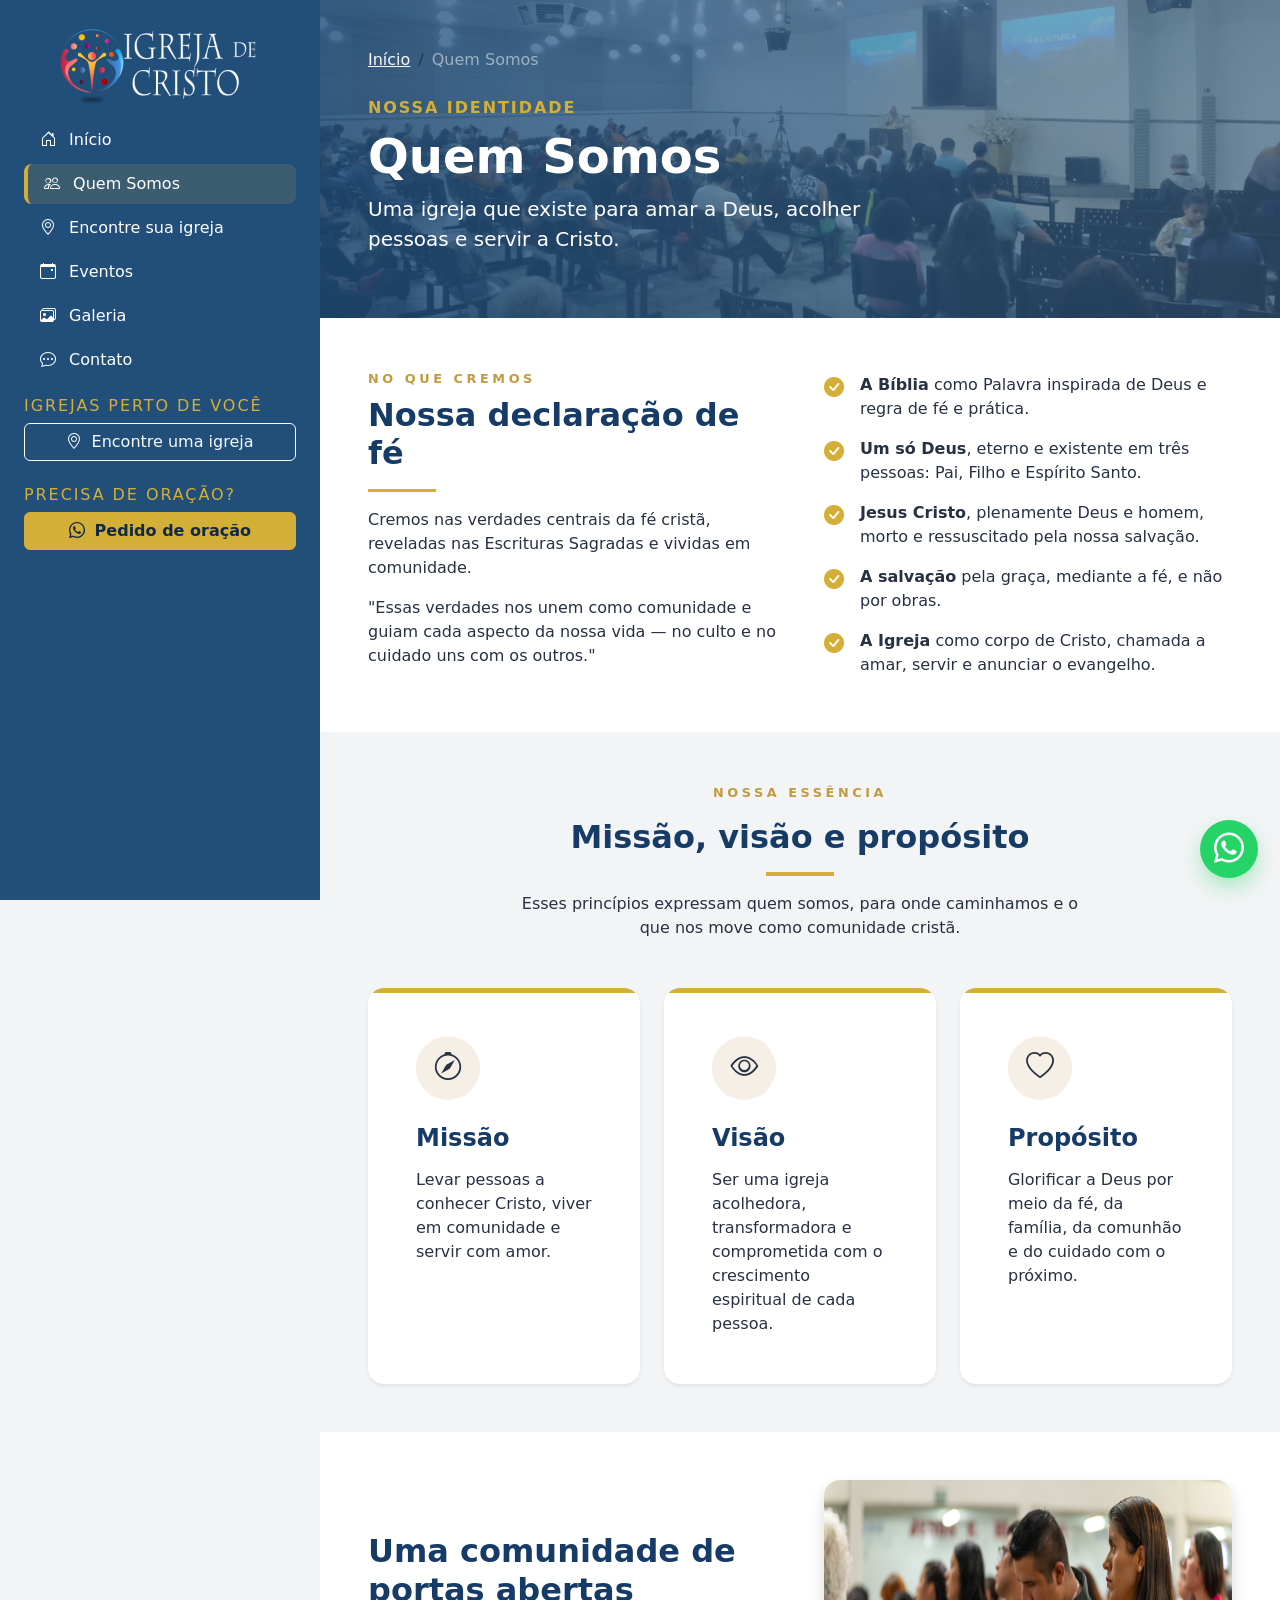
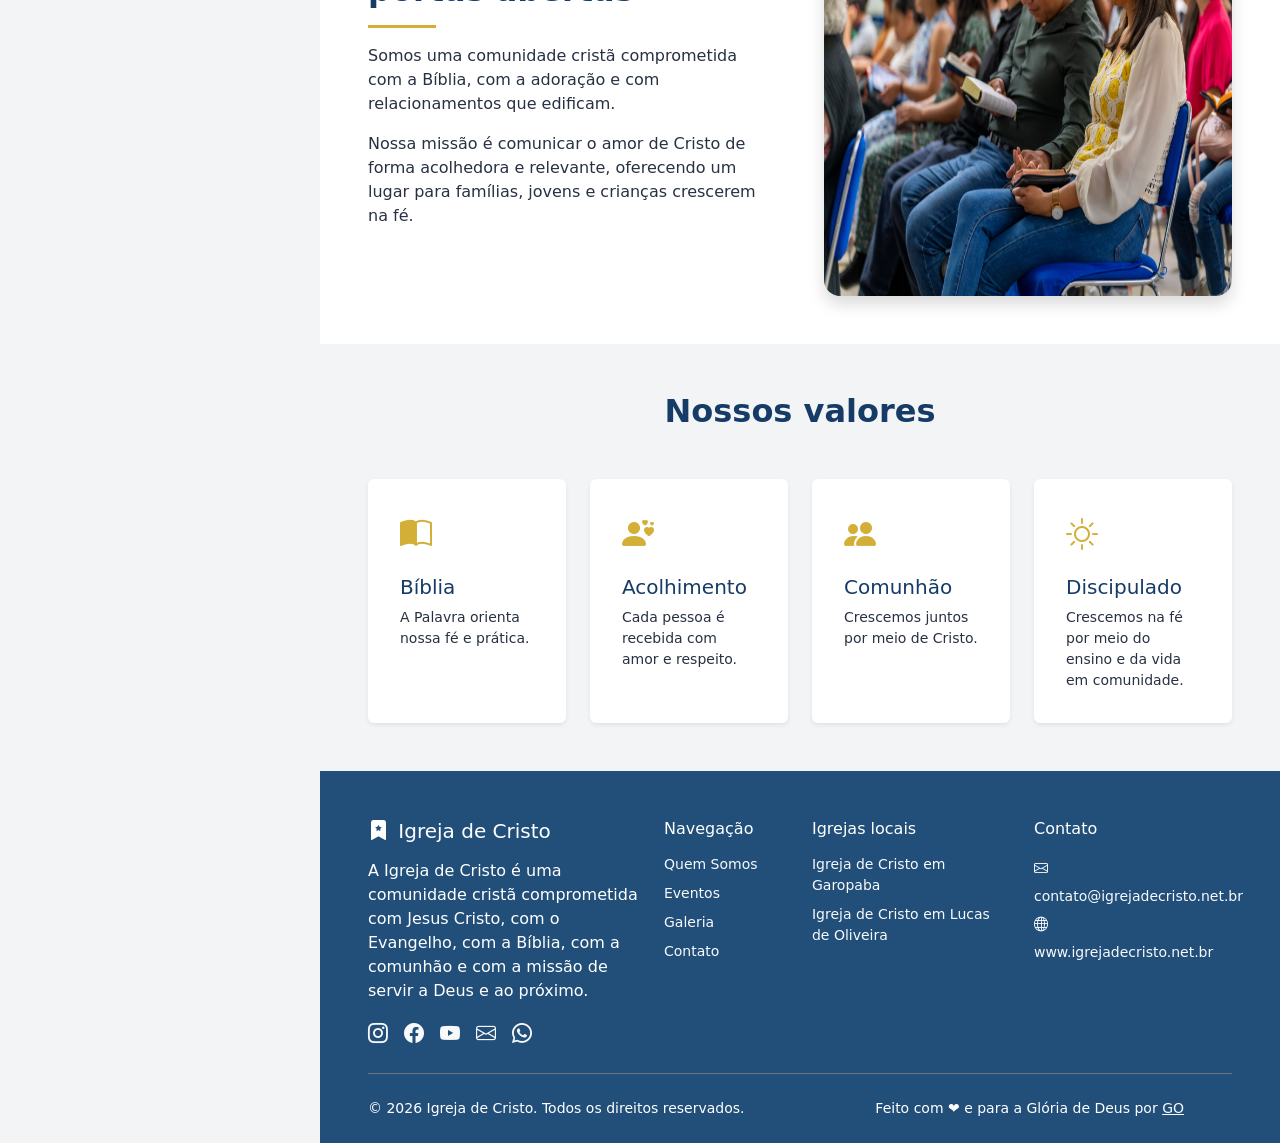
<file: quem-somos.html>
<!doctype html>

<html lang="pt-BR">
  <head>
    <meta charset="utf-8" />
    <meta content="width=device-width, initial-scale=1" name="viewport" />
    <title>Quem Somos | Igreja de Cristo</title>
    <meta
      content="Conheça a história, a missão, a visão e os valores da Igreja de Cristo em Garopaba."
      name="description"
    />
    <meta content="index, follow, max-image-preview:large" name="robots" />
    <meta content="#163b67" name="theme-color" />
    <link
      href="https://www.igrejadecristo.net.br/quem-somos.html"
      rel="canonical"
    />
    <link href="assets/img/logo.svg" rel="icon" type="image/svg+xml" />
    <meta content="pt_BR" property="og:locale" />
    <meta content="website" property="og:type" />
    <meta content="Igreja de Cristo" property="og:site_name" />
    <meta content="Quem Somos | Igreja de Cristo" property="og:title" />
    <meta
      content="Conheça a história, a missão, a visão e os valores da Igreja de Cristo em Garopaba."
      property="og:description"
    />
    <meta
      content="https://www.igrejadecristo.net.br/quem-somos.html"
      property="og:url"
    />
    <meta
      content="https://www.igrejadecristo.net.br/assets/img/og-image.jpg"
      property="og:image"
    />
    <meta content="summary_large_image" name="twitter:card" />
    <meta content="Quem Somos | Igreja de Cristo" name="twitter:title" />
    <meta
      content="Conheça a história, a missão, a visão e os valores da Igreja de Cristo em Imbituba."
      name="twitter:description"
    />
    <meta
      content="https://www.igrejadecristo.net.br/assets/img/og-image.jpg"
      name="twitter:image"
    />
    <link
      crossorigin="anonymous"
      href="https://cdn.jsdelivr.net/npm/bootstrap@5.3.8/dist/css/bootstrap.min.css"
      integrity="sha384-sRIl4kxILFvY47J16cr9ZwB07vP4J8+LH7qKQnuqkuIAvNWLzeN8tE5YBujZqJLB"
      rel="stylesheet"
    />
    <link
      href="https://cdn.jsdelivr.net/npm/bootstrap-icons@1.13.1/font/bootstrap-icons.min.css"
      rel="stylesheet"
    />
    <link href="assets/css/styles.css" rel="stylesheet" />
  </head>
  <body>
    <a
      class="visually-hidden-focusable btn btn-gold position-absolute top-0 start-0 m-2 z-3"
      href="#conteudo-principal"
      >Pular para o conteúdo</a
    >
    <header class="d-lg-none sticky-top bg-brand shadow-sm">
      <nav
        aria-label="Navegação principal mobile"
        class="navbar navbar-dark px-3 d-flex flex-nowrap align-items-center justify-content-between"
      >
        <a
          aria-label="Igreja de Cristo - página inicial"
          class="navbar-brand d-flex align-items-center me-2 mb-0 flex-shrink-1"
          href="index.html"
        >
          <img
            class="img-fluid"
            src="assets/img/novo-logo-white-300x120.webp"
            alt="Logo Igreja de Cristo"
            style="max-height: 64px; width: auto"
          />
        </a>

        <button
          aria-controls="menuMobile"
          aria-label="Abrir menu principal"
          class="navbar-toggler flex-shrink-0"
          data-bs-target="#menuMobile"
          data-bs-toggle="offcanvas"
          type="button"
        >
          <span class="navbar-toggler-icon"></span>
        </button>
      </nav>

      <div
        aria-labelledby="menuMobileLabel"
        class="offcanvas offcanvas-start text-bg-dark"
        id="menuMobile"
        tabindex="-1"
      >
        <header class="offcanvas-header border-bottom border-secondary">
          <p class="offcanvas-title fs-5 mb-0" id="menuMobileLabel">
            Igreja de Cristo
          </p>

          <button
            aria-label="Fechar menu"
            class="btn-close btn-close-white"
            data-bs-dismiss="offcanvas"
            type="button"
          ></button>
        </header>

        <nav aria-label="Menu mobile" class="offcanvas-body">
          <ul class="nav flex-column gap-1">
            <li class="nav-item">
              <a
                class="nav-link sidebar-link rounded-3 px-3 py-2"
                href="index.html"
              >
                <i aria-hidden="true" class="bi bi-house-door me-2"></i>
                Início
              </a>
            </li>

            <li class="nav-item">
              <a
                aria-current="page"
                class="nav-link sidebar-link rounded-3 px-3 py-2 active"
                href="quem-somos.html"
              >
                <i aria-hidden="true" class="bi bi-people me-2"></i>
                Quem Somos
              </a>
            </li>

            <li class="nav-item">
              <a
                class="nav-link sidebar-link rounded-3 px-3 py-2"
                href="igrejas.html"
              >
                <i aria-hidden="true" class="bi bi-geo-alt me-2"></i>
                Encontre sua igreja
              </a>
            </li>

            <li class="nav-item">
              <a
                class="nav-link sidebar-link rounded-3 px-3 py-2"
                href="eventos.html"
              >
                <i aria-hidden="true" class="bi bi-calendar-event me-2"></i>
                Eventos
              </a>
            </li>

            <li class="nav-item">
              <a
                class="nav-link sidebar-link rounded-3 px-3 py-2"
                href="galeria.html"
              >
                <i aria-hidden="true" class="bi bi-images me-2"></i>
                Galeria
              </a>
            </li>

            <li class="nav-item">
              <a
                class="nav-link sidebar-link rounded-3 px-3 py-2"
                href="contato.html"
              >
                <i aria-hidden="true" class="bi bi-chat-dots me-2"></i>
                Contato
              </a>
            </li>
          </ul>

          <hr class="border-secondary my-4" />

          <section aria-labelledby="igrejas-mobile">
            <h2
              class="fs-6 text-uppercase text-gold letter-spacing"
              id="igrejas-mobile"
            >
              Igrejas perto de você
            </h2>

            <a
              aria-label="Encontrar uma Igreja de Cristo no Brasil"
              class="btn btn-outline-light w-100 mb-3"
              href="igrejas.html"
            >
              <i aria-hidden="true" class="bi bi-geo-alt me-1"></i>
              Encontre uma igreja
            </a>
          </section>

          <section aria-labelledby="oracao-mobile">
            <h2
              class="fs-6 text-uppercase text-gold letter-spacing"
              id="oracao-mobile"
            >
              Precisa de oração?
            </h2>

            <a
              aria-label="Enviar pedido de oração pelo WhatsApp em uma nova aba"
              class="btn btn-gold w-100"
              href="https://wa.me/5551997032022?text=Ol%C3%A1%2C%20gostaria%20de%20fazer%20um%20pedido%20de%20ora%C3%A7%C3%A3o."
              rel="noopener noreferrer"
              target="_blank"
            >
              <i aria-hidden="true" class="bi bi-whatsapp me-1"></i>
              Pedido de oração
            </a>
          </section>
        </nav>
      </div>
    </header>
    <div class="container-fluid p-0">
      <div class="row g-0">
        <aside
          aria-label="Navegação e informações da igreja"
          class="col-lg-3 d-none d-lg-flex sidebar bg-brand text-white min-vh-100 sticky-top flex-column p-4"
        >
          <a
            aria-label="Igreja de Cristo - página inicial"
            class="d-flex align-items-center justify-content-center gap-3 text-white text-decoration-none mb-3"
            href="index.html"
          >
            <img
              alt=""
              class="img-fluid"
              src="assets/img/novo-logo-white-300x120.webp"
              style="max-width: 100%; height: auto; max-height: 80px"
            />
          </a>

          <nav aria-label="Navegação principal">
            <ul class="nav flex-column gap-1">
              <li class="nav-item">
                <a
                  class="nav-link sidebar-link rounded-3 px-3 py-2"
                  href="index.html"
                >
                  <i aria-hidden="true" class="bi bi-house-door me-2"></i>
                  Início
                </a>
              </li>

              <li class="nav-item">
                <a
                  aria-current="page"
                  class="nav-link sidebar-link rounded-3 px-3 py-2 active"
                  href="quem-somos.html"
                >
                  <i aria-hidden="true" class="bi bi-people me-2"></i>
                  Quem Somos
                </a>
              </li>

              <li class="nav-item">
                <a
                  class="nav-link sidebar-link rounded-3 px-3 py-2"
                  href="igrejas.html"
                >
                  <i aria-hidden="true" class="bi bi-geo-alt me-2"></i>
                  Encontre sua igreja
                </a>
              </li>

              <li class="nav-item">
                <a
                  class="nav-link sidebar-link rounded-3 px-3 py-2"
                  href="eventos.html"
                >
                  <i aria-hidden="true" class="bi bi-calendar-event me-2"></i>
                  Eventos
                </a>
              </li>

              <li class="nav-item">
                <a
                  class="nav-link sidebar-link rounded-3 px-3 py-2"
                  href="galeria.html"
                >
                  <i aria-hidden="true" class="bi bi-images me-2"></i>
                  Galeria
                </a>
              </li>

              <li class="nav-item">
                <a
                  class="nav-link sidebar-link rounded-3 px-3 py-2"
                  href="contato.html"
                >
                  <i aria-hidden="true" class="bi bi-chat-dots me-2"></i>
                  Contato
                </a>
              </li>
            </ul>
          </nav>

          <section aria-labelledby="igrejas-aside" class="pt-3">
            <h2
              class="fs-6 text-uppercase text-gold letter-spacing"
              id="igrejas-aside"
            >
              Igrejas perto de você
            </h2>

            <a
              aria-label="Encontrar uma Igreja de Cristo no Brasil"
              class="btn btn-outline-light w-100 mb-2"
              href="igrejas.html"
            >
              <i aria-hidden="true" class="bi bi-geo-alt me-1"></i>
              Encontre uma igreja
            </a>

            <h2
              class="mt-3 fs-6 text-uppercase text-gold letter-spacing"
              id="oracao-aside"
            >
              Precisa de oração?
            </h2>

            <a
              aria-label="Enviar pedido de oração pelo WhatsApp em uma nova aba"
              class="btn btn-gold w-100"
              href="https://wa.me/5551997032022?text=Ol%C3%A1%2C%20gostaria%20de%20fazer%20um%20pedido%20de%20ora%C3%A7%C3%A3o."
              rel="noopener noreferrer"
              target="_blank"
            >
              <i aria-hidden="true" class="bi bi-whatsapp me-1"></i>
              Pedido de oração
            </a>
          </section>
        </aside>
        <main
          class="col-12 col-lg-9 d-flex flex-column min-vh-100"
          id="conteudo-principal"
        >
          <header class="page-hero text-white px-4 px-md-5 py-5">
            <nav aria-label="breadcrumb">
              <ol class="breadcrumb small">
                <li class="breadcrumb-item">
                  <a class="link-light" href="index.html">Início</a>
                </li>
                <li
                  aria-current="page"
                  class="breadcrumb-item active text-white-50"
                >
                  Quem Somos
                </li>
              </ol>
            </nav>
            <p
              class="text-gold text-uppercase fw-semibold letter-spacing mt-4 mb-2"
            >
              Nossa identidade
            </p>
            <h1 class="display-5 fw-bold">Quem Somos</h1>
            <p class="lead col-xl-8">
              Uma igreja que existe para amar a Deus, acolher pessoas e servir a
              Cristo.
            </p>
          </header>
          <section
            aria-labelledby="declaracao-fe"
            class="bg-white py-5 px-4 px-md-5"
          >
            <div class="row g-5 align-items-center">
              <article class="col-lg-6">
                <span class="section-kicker">No que cremos</span>
                <h2 class="fw-bold text-brand" id="declaracao-fe">
                  Nossa declaração de fé
                </h2>
                <span aria-hidden="true" class="gold-rule d-block my-3"></span>
                <p>
                  Cremos nas verdades centrais da fé cristã, reveladas nas
                  Escrituras Sagradas e vividas em comunidade.
                </p>
                <p class="text-secondary">
                  "Essas verdades nos unem como comunidade e guiam cada aspecto
                  da nossa vida — no culto e no cuidado uns com os outros."
                </p>
              </article>
              <div class="col-lg-6">
                <ul class="list-unstyled m-0">
                  <li class="d-flex gap-3 mb-3">
                    <i
                      aria-hidden="true"
                      class="bi bi-check-circle-fill text-gold fs-5"
                    ></i
                    ><span
                      ><strong>A Bíblia</strong> como Palavra inspirada de Deus
                      e regra de fé e prática.</span
                    >
                  </li>
                  <li class="d-flex gap-3 mb-3">
                    <i
                      aria-hidden="true"
                      class="bi bi-check-circle-fill text-gold fs-5"
                    ></i
                    ><span
                      ><strong>Um só Deus</strong>, eterno e existente em três
                      pessoas: Pai, Filho e Espírito Santo.</span
                    >
                  </li>
                  <li class="d-flex gap-3 mb-3">
                    <i
                      aria-hidden="true"
                      class="bi bi-check-circle-fill text-gold fs-5"
                    ></i
                    ><span
                      ><strong>Jesus Cristo</strong>, plenamente Deus e homem,
                      morto e ressuscitado pela nossa salvação.</span
                    >
                  </li>
                  <li class="d-flex gap-3 mb-3">
                    <i
                      aria-hidden="true"
                      class="bi bi-check-circle-fill text-gold fs-5"
                    ></i
                    ><span
                      ><strong>A salvação</strong> pela graça, mediante a fé, e
                      não por obras.</span
                    >
                  </li>
                  <li class="d-flex gap-3 mb-0">
                    <i
                      aria-hidden="true"
                      class="bi bi-check-circle-fill text-gold fs-5"
                    ></i
                    ><span
                      ><strong>A Igreja</strong> como corpo de Cristo, chamada a
                      amar, servir e anunciar o evangelho.</span
                    >
                  </li>
                </ul>
              </div>
            </div>
          </section>
          <section
            aria-labelledby="missao-visao-proposito"
            class="bg-soft py-5 px-4 px-md-5"
          >
            <div class="container-fluid p-0">
              <div class="row justify-content-center text-center mb-5">
                <div class="col-xl-8">
                  <span class="section-kicker">Nossa essência</span>
                  <h2
                    class="fw-bold text-brand mt-2"
                    id="missao-visao-proposito"
                  >
                    Missão, visão e propósito
                  </h2>
                  <span
                    aria-hidden="true"
                    class="gold-rule d-block mx-auto my-3"
                  ></span>
                  <p class="text-secondary mb-0">
                    Esses princípios expressam quem somos, para onde caminhamos
                    e o que nos move como comunidade cristã.
                  </p>
                </div>
              </div>

              <div class="row g-4">
                <article class="col-md-6 col-xl-4">
                  <div
                    class="card mission-card h-100 border-0 shadow-sm rounded-4"
                  >
                    <div class="card-body p-4 p-lg-5">
                      <div
                        class="mission-icon rounded-circle d-inline-flex align-items-center justify-content-center mb-4"
                      >
                        <i aria-hidden="true" class="bi bi-compass fs-3"></i>
                      </div>

                      <h3 class="h4 fw-bold text-brand mb-3">Missão</h3>

                      <p class="text-secondary mb-0">
                        Levar pessoas a conhecer Cristo, viver em comunidade e
                        servir com amor.
                      </p>
                    </div>
                  </div>
                </article>

                <article class="col-md-6 col-xl-4">
                  <div
                    class="card mission-card h-100 border-0 shadow-sm rounded-4"
                  >
                    <div class="card-body p-4 p-lg-5">
                      <div
                        class="mission-icon rounded-circle d-inline-flex align-items-center justify-content-center mb-4"
                      >
                        <i aria-hidden="true" class="bi bi-eye fs-3"></i>
                      </div>

                      <h3 class="h4 fw-bold text-brand mb-3">Visão</h3>

                      <p class="text-secondary mb-0">
                        Ser uma igreja acolhedora, transformadora e comprometida
                        com o crescimento espiritual de cada pessoa.
                      </p>
                    </div>
                  </div>
                </article>

                <article class="col-md-12 col-xl-4">
                  <div
                    class="card mission-card h-100 border-0 shadow-sm rounded-4"
                  >
                    <div class="card-body p-4 p-lg-5">
                      <div
                        class="mission-icon rounded-circle d-inline-flex align-items-center justify-content-center mb-4"
                      >
                        <i aria-hidden="true" class="bi bi-heart fs-3"></i>
                      </div>

                      <h3 class="h4 fw-bold text-brand mb-3">Propósito</h3>

                      <p class="text-secondary mb-0">
                        Glorificar a Deus por meio da fé, da família, da
                        comunhão e do cuidado com o próximo.
                      </p>
                    </div>
                  </div>
                </article>
              </div>
            </div>
          </section>
          <section
            aria-labelledby="comunidade-portas-abertas"
            class="bg-white py-5 px-4 px-md-5"
          >
            <div class="row g-5 align-items-center">
              <article class="col-lg-6">
                <h2 class="fw-bold text-brand" id="comunidade-portas-abertas">
                  Uma comunidade de portas abertas
                </h2>
                <span aria-hidden="true" class="gold-rule d-block my-3"></span>
                <p>
                  Somos uma comunidade cristã comprometida com a Bíblia, com a
                  adoração e com relacionamentos que edificam.
                </p>
                <p class="text-secondary">
                  Nossa missão é comunicar o amor de Cristo de forma acolhedora
                  e relevante, oferecendo um lugar para famílias, jovens e
                  crianças crescerem na fé.
                </p>
              </article>

              <figure class="col-lg-6 mb-0">
                <img
                  alt="Comunidade reunida em adoração"
                  class="img-fluid rounded-4 shadow object-cover w-100"
                  src="/assets/img/pexels-israwmx-24023591.jpg"
                  style="height: 26rem"
                />
              </figure>
            </div>
          </section>
          <section aria-labelledby="valores" class="bg-soft py-5 px-4 px-md-5">
            <header class="text-center mb-5">
              <h2 class="fw-bold text-brand" id="valores">Nossos valores</h2>
            </header>
            <div class="row g-4">
              <article class="col-md-6 col-xl-3">
                <div class="card h-100 border-0 shadow-sm p-3">
                  <div class="card-body">
                    <i
                      aria-hidden="true"
                      class="bi bi-book-half text-gold fs-2"
                    ></i>
                    <h3 class="h5 mt-3 text-brand">Bíblia</h3>
                    <p class="small text-secondary mb-0">
                      A Palavra orienta nossa fé e prática.
                    </p>
                  </div>
                </div>
              </article>
              <article class="col-md-6 col-xl-3">
                <div class="card h-100 border-0 shadow-sm p-3">
                  <div class="card-body">
                    <i
                      aria-hidden="true"
                      class="bi bi-person-hearts text-gold fs-2"
                    ></i>
                    <h3 class="h5 mt-3 text-brand">Acolhimento</h3>
                    <p class="small text-secondary mb-0">
                      Cada pessoa é recebida com amor e respeito.
                    </p>
                  </div>
                </div>
              </article>
              <article class="col-md-6 col-xl-3">
                <div class="card h-100 border-0 shadow-sm p-3">
                  <div class="card-body">
                    <i
                      aria-hidden="true"
                      class="bi bi-people-fill text-gold fs-2"
                    ></i>
                    <h3 class="h5 mt-3 text-brand">Comunhão</h3>
                    <p class="small text-secondary mb-0">
                      Crescemos juntos por meio de Cristo.
                    </p>
                  </div>
                </div>
              </article>
              <article class="col-md-6 col-xl-3">
                <div class="card h-100 border-0 shadow-sm p-3">
                  <div class="card-body">
                    <i
                      aria-hidden="true"
                      class="bi bi-brightness-high text-gold fs-2"
                    ></i>
                    <h3 class="h5 mt-3 text-brand">Discipulado</h3>
                    <p class="small text-secondary mb-0">
                      Crescemos na fé por meio do ensino e da vida em
                      comunidade.
                    </p>
                  </div>
                </div>
              </article>
            </div>
          </section>
          <footer class="bg-brand text-white pt-5 pb-4 mt-auto">
            <div
              aria-label="Rodapé institucional"
              class="container-fluid px-4 px-md-5"
            >
              <div class="row g-4 pb-4">
                <nav
                  aria-labelledby="footer-links"
                  class="col-6 col-md-3 col-xl-2 order-1 order-md-2"
                >
                  <h2 class="h6 text-white mb-3" id="footer-links">
                    Navegação
                  </h2>

                  <ul class="list-unstyled small d-grid gap-2">
                    <li>
                      <a
                        class="link-light text-decoration-none"
                        href="quem-somos.html"
                        >Quem Somos</a
                      >
                    </li>
                    <li>
                      <a
                        class="link-light text-decoration-none"
                        href="eventos.html"
                        >Eventos</a
                      >
                    </li>
                    <li>
                      <a
                        class="link-light text-decoration-none"
                        href="galeria.html"
                        >Galeria</a
                      >
                    </li>
                    <li>
                      <a
                        class="link-light text-decoration-none"
                        href="contato.html"
                        >Contato</a
                      >
                    </li>
                  </ul>
                </nav>

                <div
                  aria-labelledby="footer-cultos"
                  class="col-6 col-md-3 col-xl-3 order-2 order-md-3"
                >
                  <h2 class="h6 text-white mb-3" id="footer-cultos">
                    Igrejas locais
                  </h2>

                  <ul class="list-unstyled text-white small d-grid gap-2">
                    <li>
                      <a
                        class="link-light text-decoration-none"
                        href="garopaba/"
                        >Igreja de Cristo em Garopaba</a
                      >
                    </li>
                    <li>
                      <a
                        class="link-light text-decoration-none"
                        href="lucasdeoliveira/"
                        >Igreja de Cristo em Lucas de Oliveira</a
                      >
                    </li>
                  </ul>
                </div>

                <div
                  aria-labelledby="footer-contact"
                  class="col-xl-3 order-3 order-md-4"
                >
                  <h2 class="h6 text-white mb-3" id="footer-contact">
                    Contato
                  </h2>

                  <address class="text-white small lh-lg mb-3">
                    <i
                      aria-hidden="true"
                      class="bi bi-envelope me-2 text-white"
                    ></i>
                    <a
                      class="link-light text-decoration-none"
                      href="mailto:contato@igrejadecristo.net.br"
                    >
                      contato@igrejadecristo.net.br
                    </a>
                    <br />

                    <i
                      aria-hidden="true"
                      class="bi bi-globe me-2 text-white"
                    ></i>
                    <a
                      class="link-light text-decoration-none"
                      href="https://www.igrejadecristo.net.br/"
                      rel="noopener noreferrer"
                      target="_blank"
                    >
                      www.igrejadecristo.net.br
                    </a>
                  </address>
                </div>

                <div
                  aria-labelledby="footer-brand"
                  class="col-md-6 col-xl-4 order-4 order-md-1"
                >
                  <h2 class="h5 text-white mb-3" id="footer-brand">
                    <i
                      aria-hidden="true"
                      class="bi bi-bookmark-star-fill text-white me-1"
                    ></i>
                    Igreja de Cristo
                  </h2>

                  <p class="text-white">
                    A Igreja de Cristo é uma comunidade cristã comprometida com
                    Jesus Cristo, com o Evangelho, com a Bíblia, com a comunhão
                    e com a missão de servir a Deus e ao próximo.
                  </p>

                  <nav aria-label="Redes sociais" class="d-flex gap-3">
                    <a
                      aria-label="Instagram"
                      href="https://www.instagram.com/igrejadecristogaropabasc/"
                      class="link-light fs-5"
                      target="_blank"
                      rel="noopener noreferrer"
                    >
                      <i aria-hidden="true" class="bi bi-instagram"></i>
                    </a>

                    <a
                      aria-label="Facebook"
                      href="https://www.facebook.com/IgrejadeCristoCuritibaCentro"
                      class="link-light fs-5"
                      target="_blank"
                      rel="noopener noreferrer"
                    >
                      <i aria-hidden="true" class="bi bi-facebook"></i>
                    </a>

                    <a
                      aria-label="YouTube"
                      href="https://www.youtube.com/@IgrejadeCristoCuritiba"
                      class="link-light fs-5"
                      target="_blank"
                      rel="noopener noreferrer"
                    >
                      <i aria-hidden="true" class="bi bi-youtube"></i>
                    </a>

                    <a
                      aria-label="E-mail"
                      href="mailto:gesiel.br@gmail.com"
                      class="link-light fs-5"
                    >
                      <i aria-hidden="true" class="bi bi-envelope"></i>
                    </a>

                    <a
                      aria-label="WhatsApp"
                      href="https://wa.me/5553981493086"
                      target="_blank"
                      class="link-light fs-5"
                      rel="noopener noreferrer"
                    >
                      <i aria-hidden="true" class="bi bi-whatsapp"></i>
                    </a>
                  </nav>
                </div>
              </div>

              <div
                class="border-top border-secondary pt-4 d-md-flex justify-content-between align-items-center small text-white"
              >
                <p class="mb-2 mb-md-0">
                  © <span data-current-year="">2026</span> Igreja de Cristo.
                  Todos os direitos reservados.
                </p>

                <p class="mb-0 me-0 me-lg-5">
                  <!--
        <a
          class="link-light text-decoration-none"
          href="#"
          >Política de Privacidade</a
        >
        ·
        <a
          class="link-light text-decoration-none"
          href="#"
          >Termos de Uso</a
        >
        -->

                  Feito com ❤ e para a Glória de Deus por
                  <a
                    class="link-light text-decoration-underline"
                    href="https://gesieloliveira.com.br"
                    rel="noopener noreferrer"
                    target="_blank"
                    >GO</a
                  >
                </p>
              </div>
            </div>
          </footer>
          <a
            href="https://wa.me/5553981493086"
            class="whatsapp-float"
            target="_blank"
            rel="noopener noreferrer"
            aria-label="Fale conosco pelo WhatsApp"
          >
            <i aria-hidden="true" class="bi bi-whatsapp"></i>
          </a>
        </main>
      </div>
    </div>
    <script
      crossorigin="anonymous"
      integrity="sha384-FKyoEForCGlyvwx9Hj09JcYn3nv7wiPVlz7YYwJrWVcXK/BmnVDxM+D2scQbITxI"
      src="https://cdn.jsdelivr.net/npm/bootstrap@5.3.8/dist/js/bootstrap.bundle.min.js"
    ></script>
    <script src="assets/js/main.js" defer></script>
  </body>
</html>
</file>
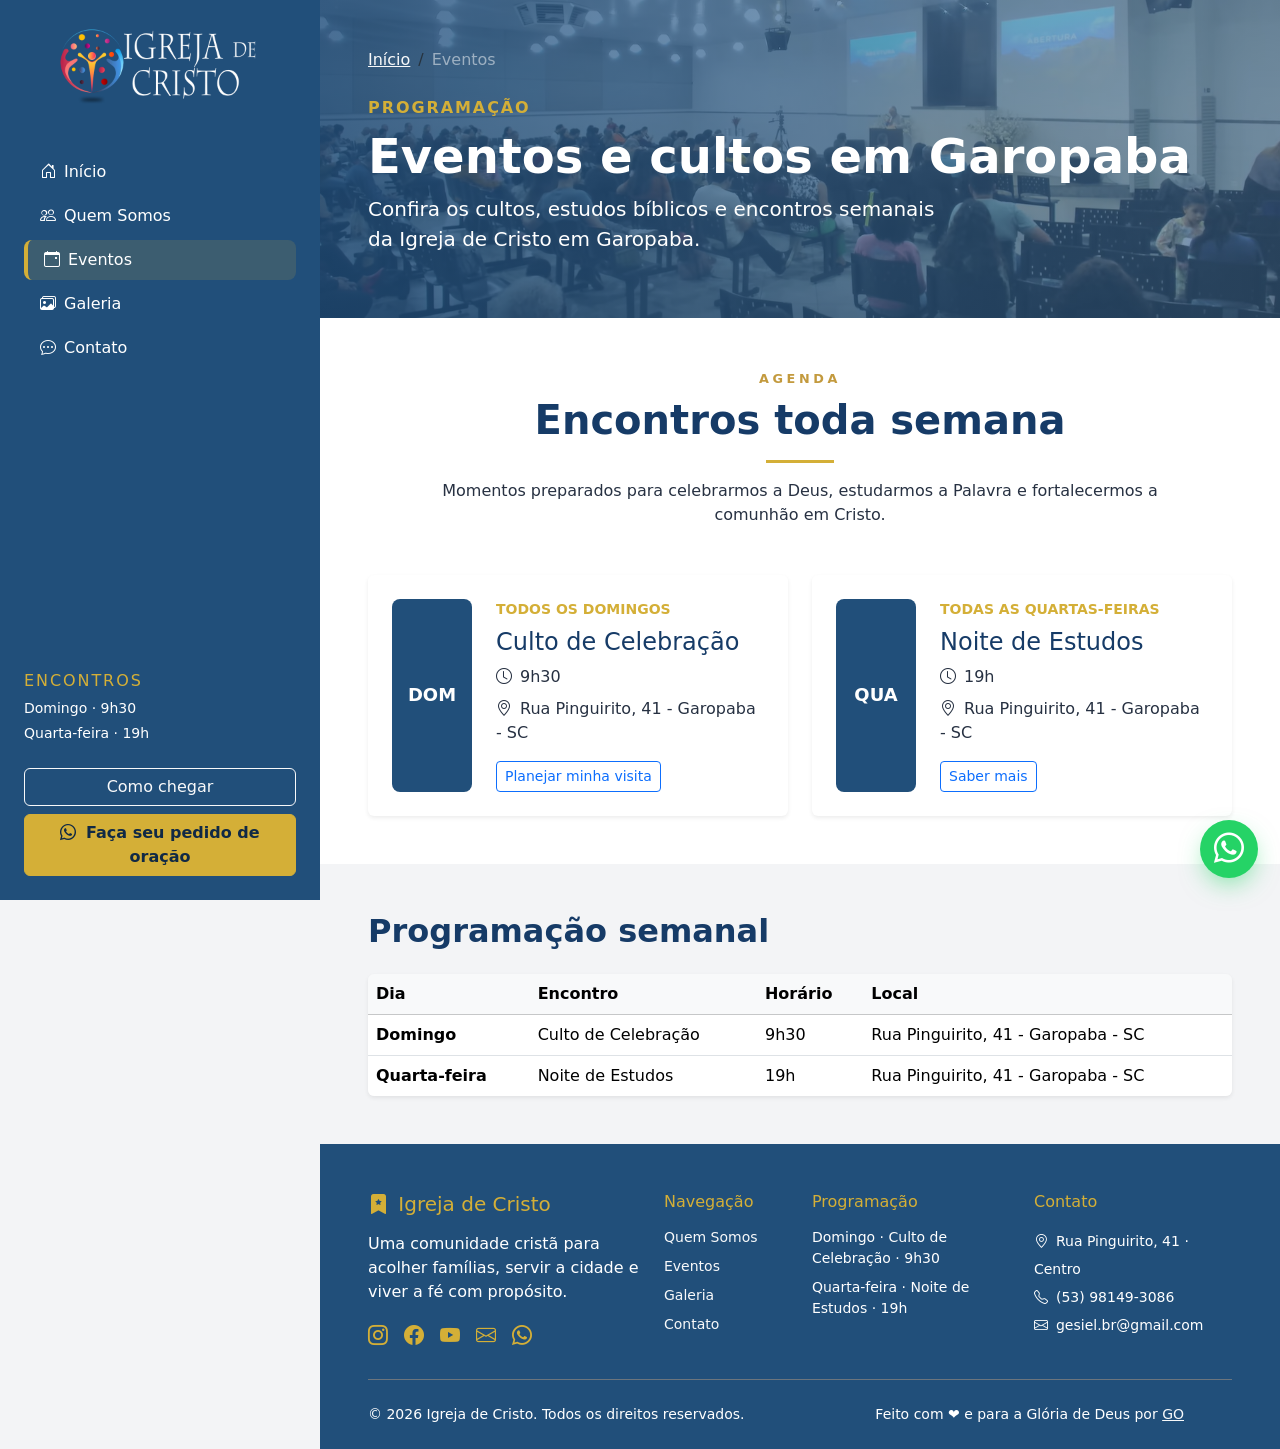
<file: garopaba/eventos.html>
<!doctype html>
<html lang="pt-BR">
  <head>
    <meta charset="utf-8" />
    <meta content="width=device-width, initial-scale=1" name="viewport" />

    <title>Eventos e Cultos | Igreja de Cristo em Garopaba</title>

    <meta
      content="Confira a programação semanal da Igreja de Cristo em Garopaba: Culto de Celebração aos domingos e Noite de Estudos às quartas-feiras."
      name="description"
    />

    <meta content="index, follow, max-image-preview:large" name="robots" />
    <meta content="#163b67" name="theme-color" />

    <link
      href="https://www.igrejadecristo.net.br/garopaba/eventos.html"
      rel="canonical"
    />

    <link href="../assets/img/logo.svg" rel="icon" type="image/svg+xml" />

    <meta content="pt_BR" property="og:locale" />
    <meta content="website" property="og:type" />
    <meta content="Igreja de Cristo" property="og:site_name" />
    <meta
      content="Eventos e Cultos | Igreja de Cristo em Garopaba"
      property="og:title"
    />
    <meta
      content="Confira a programação semanal da Igreja de Cristo em Garopaba: Culto de Celebração aos domingos e Noite de Estudos às quartas-feiras."
      property="og:description"
    />
    <meta
      content="https://www.igrejadecristo.net.br/garopaba/eventos.html"
      property="og:url"
    />
    <meta
      content="https://www.igrejadecristo.net.br/assets/img/og-image.jpg"
      property="og:image"
    />

    <meta content="summary_large_image" name="twitter:card" />
    <meta
      content="Eventos e Cultos | Igreja de Cristo em Garopaba"
      name="twitter:title"
    />
    <meta
      content="Confira a programação semanal da Igreja de Cristo em Garopaba: Culto de Celebração aos domingos e Noite de Estudos às quartas-feiras."
      name="twitter:description"
    />
    <meta
      content="https://www.igrejadecristo.net.br/assets/img/og-image.jpg"
      name="twitter:image"
    />

    <link
      crossorigin="anonymous"
      href="https://cdn.jsdelivr.net/npm/bootstrap@5.3.8/dist/css/bootstrap.min.css"
      integrity="sha384-sRIl4kxILFvY47J16cr9ZwB07vP4J8+LH7qKQnuqkuIAvNWLzeN8tE5YBujZqJLB"
      rel="stylesheet"
    />

    <link
      href="https://cdn.jsdelivr.net/npm/bootstrap-icons@1.13.1/font/bootstrap-icons.min.css"
      rel="stylesheet"
    />

    <link href="../assets/css/styles.css" rel="stylesheet" />

    <script type="application/ld+json">
      {
        "@context": "https://schema.org",
        "@graph": [
          {
            "@type": "Church",
            "@id": "https://www.igrejadecristo.net.br/garopaba/#church",
            "name": "Igreja de Cristo em Garopaba",
            "url": "https://www.igrejadecristo.net.br/garopaba/",
            "logo": "https://www.igrejadecristo.net.br/assets/img/logo.svg",
            "image": "https://www.igrejadecristo.net.br/assets/img/og-image.jpg",
            "telephone": "+55-53-98149-3086",
            "email": "gesiel.br@gmail.com",
            "address": {
              "@type": "PostalAddress",
              "streetAddress": "Rua Pinguirito, 41",
              "addressLocality": "Garopaba",
              "addressRegion": "SC",
              "addressCountry": "BR"
            },
            "sameAs": [
              "https://www.instagram.com/igrejadecristogaropabasc/",
              "https://www.facebook.com/IgrejadeCristoCuritibaCentro",
              "https://www.youtube.com/@IgrejadeCristoCuritiba"
            ]
          },
          {
            "@type": "Event",
            "@id": "https://www.igrejadecristo.net.br/garopaba/eventos.html#culto-celebracao",
            "url": "https://www.igrejadecristo.net.br/garopaba/eventos.html#culto-celebracao",
            "name": "Culto de Celebração",
            "description": "Culto semanal da Igreja de Cristo em Garopaba, realizado todos os domingos às 9h30.",
            "image": "https://www.igrejadecristo.net.br/assets/img/og-image.jpg",
            "eventAttendanceMode": "https://schema.org/OfflineEventAttendanceMode",
            "eventStatus": "https://schema.org/EventScheduled",
            "eventSchedule": {
              "@type": "Schedule",
              "repeatFrequency": "P1W",
              "byDay": "https://schema.org/Sunday",
              "startTime": "09:30",
              "endTime": "11:00"
            },
            "location": {
              "@type": "Place",
              "name": "Igreja de Cristo em Garopaba",
              "address": {
                "@type": "PostalAddress",
                "streetAddress": "Rua Pinguirito, 41",
                "addressLocality": "Garopaba",
                "addressRegion": "SC",
                "addressCountry": "BR"
              }
            },
            "organizer": {
              "@id": "https://www.igrejadecristo.net.br/garopaba/#church"
            }
          },
          {
            "@type": "Event",
            "@id": "https://www.igrejadecristo.net.br/garopaba/eventos.html#noite-de-estudos",
            "url": "https://www.igrejadecristo.net.br/garopaba/eventos.html#noite-de-estudos",
            "name": "Noite de Estudos",
            "description": "Estudo bíblico semanal da Igreja de Cristo em Garopaba, realizado todas as quartas-feiras às 19h.",
            "image": "https://www.igrejadecristo.net.br/assets/img/og-image.jpg",
            "eventAttendanceMode": "https://schema.org/OfflineEventAttendanceMode",
            "eventStatus": "https://schema.org/EventScheduled",
            "eventSchedule": {
              "@type": "Schedule",
              "repeatFrequency": "P1W",
              "byDay": "https://schema.org/Wednesday",
              "startTime": "19:00",
              "endTime": "20:30"
            },
            "location": {
              "@type": "Place",
              "name": "Igreja de Cristo em Garopaba",
              "address": {
                "@type": "PostalAddress",
                "streetAddress": "Rua Pinguirito, 41",
                "addressLocality": "Garopaba",
                "addressRegion": "SC",
                "addressCountry": "BR"
              }
            },
            "organizer": {
              "@id": "https://www.igrejadecristo.net.br/garopaba/#church"
            }
          },
          {
            "@type": "BreadcrumbList",
            "@id": "https://www.igrejadecristo.net.br/garopaba/eventos.html#breadcrumb",
            "itemListElement": [
              {
                "@type": "ListItem",
                "position": 1,
                "name": "Início",
                "item": "https://www.igrejadecristo.net.br/garopaba/"
              },
              {
                "@type": "ListItem",
                "position": 2,
                "name": "Eventos",
                "item": "https://www.igrejadecristo.net.br/garopaba/eventos.html"
              }
            ]
          }
        ]
      }
    </script>
  </head>
  <body>
    <a
      class="visually-hidden-focusable btn btn-gold position-absolute top-0 start-0 m-2 z-3"
      href="#conteudo-principal"
      >Pular para o conteúdo</a
    >
    <header class="d-lg-none sticky-top bg-brand shadow-sm">
      <nav
        aria-label="Navegação principal mobile"
        class="navbar navbar-dark px-3 d-flex flex-nowrap align-items-center justify-content-between"
      >
        <a
          aria-label="Voltar para a página inicial da Igreja de Cristo"
          class="navbar-brand d-flex align-items-center me-2 mb-0 flex-shrink-1"
          href="index.html"
        >
          <img
            class="img-fluid"
            src="../assets/img/novo-logo-white-300x120.webp"
            alt="Logo Igreja de Cristo"
            style="max-height: 64px; width: auto"
          />
        </a>

        <button
          aria-controls="menuMobile"
          aria-label="Abrir menu principal"
          class="navbar-toggler flex-shrink-0"
          data-bs-target="#menuMobile"
          data-bs-toggle="offcanvas"
          type="button"
        >
          <span class="navbar-toggler-icon"></span>
        </button>
      </nav>
      <div
        aria-labelledby="menuMobileLabel"
        class="offcanvas offcanvas-start text-bg-dark"
        id="menuMobile"
        tabindex="-1"
      >
        <header class="offcanvas-header border-bottom border-secondary">
          <p class="offcanvas-title fs-5 mb-0" id="menuMobileLabel">
            Igreja de Cristo
          </p>
          <button
            aria-label="Fechar menu"
            class="btn-close btn-close-white"
            data-bs-dismiss="offcanvas"
            type="button"
          ></button>
        </header>
        <nav aria-label="Menu mobile" class="offcanvas-body">
          <ul class="nav flex-column gap-1">
            <li class="nav-item">
              <a
                class="nav-link sidebar-link rounded-3 px-3 py-2"
                href="index.html"
              >
                <i aria-hidden="true" class="bi bi-house-door me-2"></i>Início
              </a>
            </li>

            <li class="nav-item">
              <a
                class="nav-link sidebar-link rounded-3 px-3 py-2"
                href="quem-somos.html"
              >
                <i aria-hidden="true" class="bi bi-people me-2"></i>Quem Somos
              </a>
            </li>

            <li class="nav-item">
              <a
                aria-current="page"
                class="nav-link sidebar-link rounded-3 px-3 py-2 active"
                href="eventos.html"
              >
                <i aria-hidden="true" class="bi bi-calendar-event me-2"></i
                >Eventos
              </a>
            </li>
            <li class="nav-item">
              <a
                class="nav-link sidebar-link rounded-3 px-3 py-2"
                href="galeria.html"
              >
                <i aria-hidden="true" class="bi bi-images me-2"></i>Galeria
              </a>
            </li>
            <li class="nav-item">
              <a
                class="nav-link sidebar-link rounded-3 px-3 py-2"
                href="contato.html"
              >
                <i aria-hidden="true" class="bi bi-chat-dots me-2"></i>Contato
              </a>
            </li>
          </ul>
          <hr class="border-secondary my-4" />
          <a class="btn btn-gold w-100" href="contato.html#pedido-oracao"
            >Pedido de oração</a
          >
        </nav>
      </div>
    </header>
    <div class="container-fluid p-0">
      <div class="row g-0">
        <aside
          aria-label="Navegação e informações da igreja"
          class="col-lg-3 d-none d-lg-flex sidebar bg-brand text-white min-vh-100 sticky-top flex-column p-4"
        >
          <a
            aria-label="Igreja de Cristo - página inicial"
            class="d-flex align-items-center justify-content-center gap-3 text-white text-decoration-none mb-5"
            href="index.html"
          >
            <img
              alt=""
              class="img-fluid"
              src="../assets/img/novo-logo-white-300x120.webp"
              style="max-width: 100%; height: auto; max-height: 80px"
            />
            <!--  <span>
              <strong class="d-block lh-sm">Igreja</strong>
              <span class="text-gold fw-semibold">de Cristo</span>
            </span> -->
          </a>
          <nav aria-label="Navegação principal">
            <ul class="nav flex-column gap-1">
              <li class="nav-item">
                <a
                  class="nav-link sidebar-link rounded-3 px-3 py-2"
                  href="index.html"
                >
                  <i aria-hidden="true" class="bi bi-house-door me-2"></i>Início
                </a>
              </li>

              <li class="nav-item">
                <a
                  class="nav-link sidebar-link rounded-3 px-3 py-2"
                  href="quem-somos.html"
                >
                  <i aria-hidden="true" class="bi bi-people me-2"></i>Quem Somos
                </a>
              </li>

              <li class="nav-item">
                <a
                  aria-current="page"
                  class="nav-link sidebar-link rounded-3 px-3 py-2 active"
                  href="eventos.html"
                >
                  <i aria-hidden="true" class="bi bi-calendar-event me-2"></i
                  >Eventos
                </a>
              </li>
              <li class="nav-item">
                <a
                  class="nav-link sidebar-link rounded-3 px-3 py-2"
                  href="galeria.html"
                >
                  <i aria-hidden="true" class="bi bi-images me-2"></i>Galeria
                </a>
              </li>
              <li class="nav-item">
                <a
                  class="nav-link sidebar-link rounded-3 px-3 py-2"
                  href="contato.html"
                >
                  <i aria-hidden="true" class="bi bi-chat-dots me-2"></i>Contato
                </a>
              </li>
            </ul>
          </nav>
          <section aria-labelledby="cultos-aside" class="mt-auto pt-3">
            <h2
              class="fs-6 text-uppercase text-gold letter-spacing"
              id="cultos-aside"
            >
              Encontros
            </h2>
            <p class="small mb-1">Domingo · 9h30</p>
            <p class="small mb-4">Quarta-feira · 19h</p>
            <a class="btn btn-outline-light w-100 mb-2" href="contato.html">
              Como chegar
            </a>
            <a
              class="btn btn-gold w-100"
              href="https://wa.me/5553981493086?text=Ol%C3%A1%2C%20gostaria%20de%20fazer%20um%20pedido%20de%20ora%C3%A7%C3%A3o."
              rel="noopener noreferrer"
              target="_blank"
            >
              <i aria-hidden="true" class="bi bi-whatsapp me-1"></i> Faça seu
              pedido de oração
            </a>
          </section>
        </aside>
        <main
          class="col-12 col-lg-9 d-flex flex-column min-vh-100"
          id="conteudo-principal"
        >
          <header class="page-hero text-white px-4 px-md-5 py-5">
            <nav aria-label="breadcrumb">
              <ol class="breadcrumb small">
                <li class="breadcrumb-item">
                  <a class="link-light" href="index.html">Início</a>
                </li>
                <li
                  aria-current="page"
                  class="breadcrumb-item active text-white-50"
                >
                  Eventos
                </li>
              </ol>
            </nav>
            <p
              class="text-gold text-uppercase fw-semibold letter-spacing mt-4 mb-2"
            >
              Programação
            </p>
            <h1 class="display-5 fw-bold">Eventos e cultos em Garopaba</h1>
            <p class="lead col-xl-8">
              Confira os cultos, estudos bíblicos e encontros semanais da Igreja
              de Cristo em Garopaba.
            </p>
          </header>
          <section
            aria-labelledby="agenda-eventos"
            class="bg-white py-5 px-4 px-md-5"
          >
            <header class="text-center mx-auto mb-5" style="max-width: 46rem">
              <span class="section-kicker">Agenda</span>
              <h2 class="display-6 fw-bold text-brand" id="agenda-eventos">
                Encontros toda semana
              </h2>
              <span
                aria-hidden="true"
                class="gold-rule d-block mx-auto my-3"
              ></span>
              <p class="text-secondary mb-0">
                Momentos preparados para celebrarmos a Deus, estudarmos a
                Palavra e fortalecermos a comunhão em Cristo.
              </p>
            </header>

            <div class="row g-4">
              <article class="col-xl-6" id="culto-celebracao">
                <div class="card h-100 border-0 shadow-sm hover-lift">
                  <div class="card-body p-4 d-flex gap-4">
                    <time
                      class="event-date text-center rounded-3 bg-brand text-white p-2 d-flex align-items-center justify-content-center"
                      datetime="09:30"
                    >
                      <strong class="d-block fs-2 lh-1">DOM</strong>
                    </time>

                    <div>
                      <p
                        class="text-uppercase text-gold fw-semibold small mb-2"
                      >
                        Todos os domingos
                      </p>
                      <h3 class="h4 text-brand">Culto de Celebração</h3>
                      <p class="text-secondary mb-2">
                        <i aria-hidden="true" class="bi bi-clock me-2"></i>9h30
                      </p>
                      <p class="text-secondary mb-3">
                        <i aria-hidden="true" class="bi bi-geo-alt me-2"></i>Rua
                        Pinguirito, 41 - Garopaba - SC
                      </p>
                      <a
                        class="btn btn-outline-primary btn-sm"
                        href="contato.html"
                      >
                        Planejar minha visita
                      </a>
                    </div>
                  </div>
                </div>
              </article>

              <article class="col-xl-6" id="noite-de-estudos">
                <div class="card h-100 border-0 shadow-sm hover-lift">
                  <div class="card-body p-4 d-flex gap-4">
                    <time
                      class="event-date text-center rounded-3 bg-brand text-white p-2 d-flex align-items-center justify-content-center"
                      datetime="19:00"
                    >
                      <strong class="d-block fs-2 lh-1">QUA</strong>
                    </time>

                    <div>
                      <p
                        class="text-uppercase text-gold fw-semibold small mb-2"
                      >
                        Todas as quartas-feiras
                      </p>
                      <h3 class="h4 text-brand">Noite de Estudos</h3>
                      <p class="text-secondary mb-2">
                        <i aria-hidden="true" class="bi bi-clock me-2"></i>19h
                      </p>
                      <p class="text-secondary mb-3">
                        <i aria-hidden="true" class="bi bi-geo-alt me-2"></i>Rua
                        Pinguirito, 41 - Garopaba - SC
                      </p>
                      <a
                        class="btn btn-outline-primary btn-sm"
                        href="contato.html"
                      >
                        Saber mais
                      </a>
                    </div>
                  </div>
                </div>
              </article>
            </div>
          </section>
          <!--  <section
            aria-labelledby="agenda-fixa"
            class="bg-soft py-5 px-4 px-md-5"
          >
            <h2 class="fw-bold text-brand mb-4" id="agenda-fixa">
              Programação semanal
            </h2>
            <div class="table-responsive card border-0 shadow-sm">
              <table class="table table-hover align-middle mb-0">
                <caption class="visually-hidden">
                  Programação fixa semanal da igreja
                </caption>
                <thead class="table-light">
                  <tr>
                    <th scope="col">Dia</th>
                    <th scope="col">Encontro</th>
                    <th scope="col">Horário</th>
                    <th scope="col">Local</th>
                  </tr>
                </thead>
                <tbody>
                  <tr>
                    <th scope="row">Domingo</th>
                    <td>Culto de Celebração</td>
                    <td>19h</td>
                    <td>Templo principal</td>
                  </tr>
                  <tr>
                    <th scope="row">Quarta-feira</th>
                    <td>Noite de Oração</td>
                    <td>20h</td>
                    <td>Auditório</td>
                  </tr>
                  <tr>
                    <th scope="row">Sábado</th>
                    <td>Encontro de Jovens</td>
                    <td>19h30</td>
                    <td>Salão social</td>
                  </tr>
                </tbody>
              </table>
            </div>
          </section> -->
          <section
            aria-labelledby="agenda-fixa"
            class="bg-soft py-5 px-4 px-md-5"
          >
            <h2 class="fw-bold text-brand mb-4" id="agenda-fixa">
              Programação semanal
            </h2>

            <div class="table-responsive card border-0 shadow-sm">
              <table class="table table-hover align-middle mb-0">
                <caption class="visually-hidden">
                  Programação fixa semanal da Igreja de Cristo em Garopaba
                </caption>

                <thead class="table-light">
                  <tr>
                    <th scope="col">Dia</th>
                    <th scope="col">Encontro</th>
                    <th scope="col">Horário</th>
                    <th scope="col">Local</th>
                  </tr>
                </thead>

                <tbody>
                  <tr>
                    <th scope="row">Domingo</th>
                    <td>Culto de Celebração</td>
                    <td>9h30</td>
                    <td>Rua Pinguirito, 41 - Garopaba - SC</td>
                  </tr>

                  <tr>
                    <th scope="row">Quarta-feira</th>
                    <td>Noite de Estudos</td>
                    <td>19h</td>
                    <td>Rua Pinguirito, 41 - Garopaba - SC</td>
                  </tr>
                </tbody>
              </table>
            </div>
          </section>
          <footer class="bg-brand text-white pt-5 pb-4 mt-auto">
            <div
              aria-label="Rodapé institucional"
              class="container-fluid px-4 px-md-5"
            >
              <div class="row g-4 pb-4">
                <nav
                  aria-labelledby="footer-links"
                  class="col-6 col-md-3 col-xl-2 order-1 order-md-2"
                >
                  <h2 class="h6 text-gold mb-3" id="footer-links">Navegação</h2>
                  <ul class="list-unstyled small d-grid gap-2">
                    <li>
                      <a
                        class="link-light text-decoration-none"
                        href="quem-somos.html"
                        >Quem Somos</a
                      >
                    </li>
                    <li>
                      <a
                        class="link-light text-decoration-none"
                        href="eventos.html"
                        >Eventos</a
                      >
                    </li>
                    <li>
                      <a
                        class="link-light text-decoration-none"
                        href="galeria.html"
                        >Galeria</a
                      >
                    </li>
                    <li>
                      <a
                        class="link-light text-decoration-none"
                        href="contato.html"
                        >Contato</a
                      >
                    </li>
                  </ul>
                </nav>

                <div
                  aria-labelledby="footer-cultos"
                  class="col-6 col-md-3 col-xl-3 order-2 order-md-3"
                >
                  <h2 class="h6 text-gold mb-3" id="footer-cultos">
                    Programação
                  </h2>
                  <ul class="list-unstyled text-white small d-grid gap-2">
                    <li>Domingo · Culto de Celebração · 9h30</li>
                    <li>Quarta-feira · Noite de Estudos · 19h</li>
                  </ul>
                </div>

                <div
                  aria-labelledby="footer-contact"
                  class="col-xl-3 order-3 order-md-4"
                >
                  <h2 class="h6 text-gold mb-3" id="footer-contact">Contato</h2>
                  <address class="text-white small lh-lg mb-3">
                    <i aria-hidden="true" class="bi bi-geo-alt me-2"></i>Rua
                    Pinguirito, 41 · Centro<br />
                    <i aria-hidden="true" class="bi bi-telephone me-2"></i>(53)
                    98149-3086<br />
                    <i aria-hidden="true" class="bi bi-envelope me-2"></i
                    >gesiel.br@gmail.com
                  </address>
                </div>

                <div
                  aria-labelledby="footer-brand"
                  class="col-md-6 col-xl-4 order-4 order-md-1"
                >
                  <h2 class="h5 text-gold mb-3" id="footer-brand">
                    <i
                      aria-hidden="true"
                      class="bi bi-bookmark-star-fill text-gold me-1"
                    ></i>
                    Igreja de Cristo
                  </h2>
                  <p class="text-white">
                    Uma comunidade cristã para acolher famílias, servir a cidade
                    e viver a fé com propósito.
                  </p>
                  <nav aria-label="Redes sociais" class="d-flex gap-3">
                    <a
                      aria-label="Instagram"
                      href="https://www.instagram.com/igrejadecristogaropabasc/"
                      class="text-gold fs-5"
                      target="_blank"
                      rel="noopener noreferrer"
                    >
                      <i aria-hidden="true" class="bi bi-instagram"></i>
                    </a>

                    <a
                      aria-label="Facebook"
                      href="https://www.facebook.com/IgrejadeCristoCuritibaCentro"
                      class="text-gold fs-5"
                      target="_blank"
                      rel="noopener noreferrer"
                    >
                      <i aria-hidden="true" class="bi bi-facebook"></i>
                    </a>

                    <a
                      aria-label="YouTube"
                      href="https://www.youtube.com/@IgrejadeCristoCuritiba"
                      class="text-gold fs-5"
                      target="_blank"
                      rel="noopener noreferrer"
                    >
                      <i aria-hidden="true" class="bi bi-youtube"></i>
                    </a>

                    <a
                      aria-label="E-mail"
                      href="mailto:gesiel.br@gmail.com"
                      class="text-gold fs-5"
                    >
                      <i aria-hidden="true" class="bi bi-envelope"></i>
                    </a>

                    <a
                      aria-label="WhatsApp"
                      href="https://wa.me/5553981493086"
                      target="_blank"
                      class="text-gold fs-5"
                      rel="noopener noreferrer"
                    >
                      <i aria-hidden="true" class="bi bi-whatsapp"></i>
                    </a>
                  </nav>
                </div>
              </div>
              <div
                class="border-top border-secondary pt-4 d-md-flex justify-content-between align-items-center small text-white"
              >
                <p class="mb-2 mb-md-0">
                  © <span data-current-year="">2026</span> Igreja de Cristo.
                  Todos os direitos reservados.
                </p>
                <p class="mb-0 me-0 me-lg-5">
                  <!--  <a
                    class="link-light text-decoration-none"
                    href="#"
                    >Política de Privacidade</a
                  >
                  ·
                  <a
                    class="link-light text-decoration-none"
                    href="#"
                    >Termos de Uso</a
                  > -->
                  Feito com ❤ e para a Glória de Deus por
                  <a
                    class="link-light"
                    href="https://gesieloliveira.com.br"
                    rel="noopener noreferrer"
                    style="color: var(--brand-gold); text-decoration: underline"
                    >GO</a
                  >
                </p>
              </div>
            </div>
          </footer>
          <a
            href="https://wa.me/5553981493086"
            class="whatsapp-float"
            target="_blank"
            rel="noopener noreferrer"
            aria-label="Fale conosco pelo WhatsApp"
          >
            <i aria-hidden="true" class="bi bi-whatsapp"></i>
          </a>
        </main>
      </div>
    </div>
    <script
      crossorigin="anonymous"
      integrity="sha384-FKyoEForCGlyvwx9Hj09JcYn3nv7wiPVlz7YYwJrWVcXK/BmnVDxM+D2scQbITxI"
      src="https://cdn.jsdelivr.net/npm/bootstrap@5.3.8/dist/js/bootstrap.bundle.min.js"
    ></script>
    <script src="../assets/js/main.js"></script>
  </body>
</html>
</file>
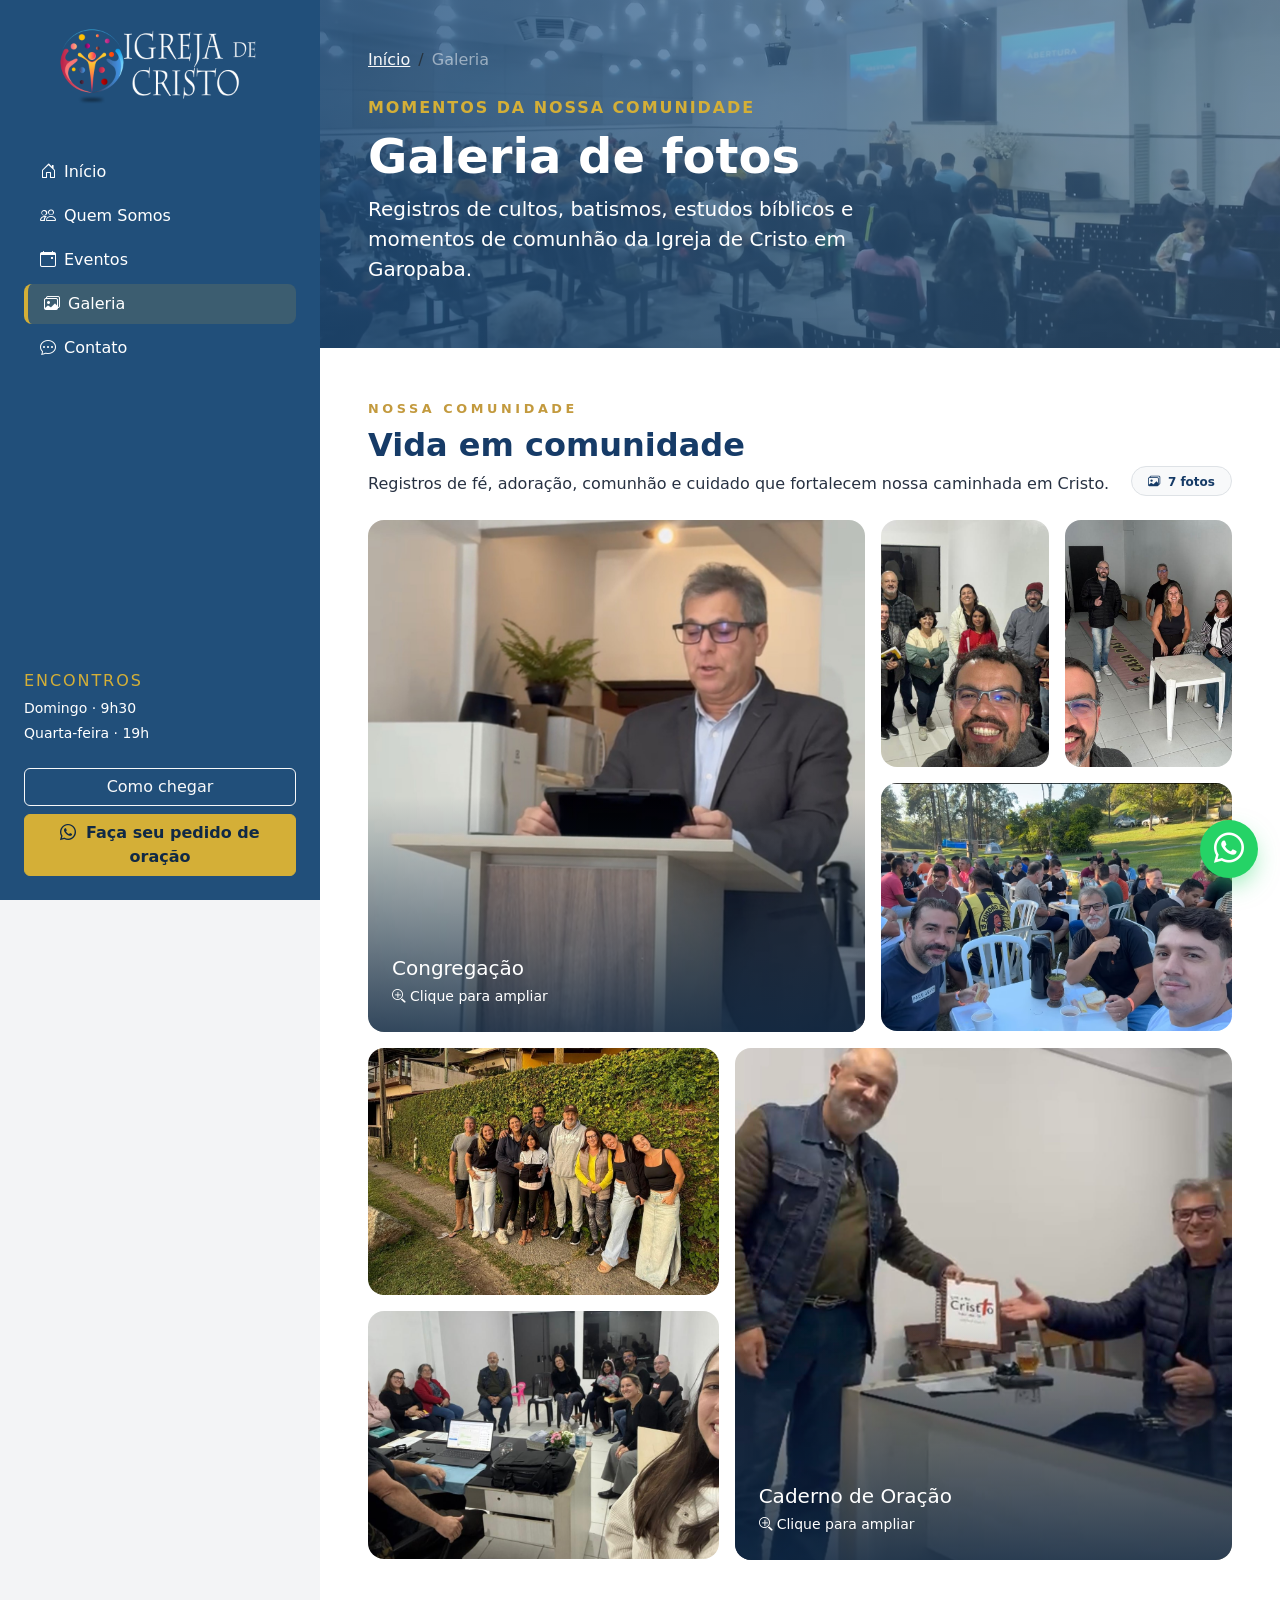
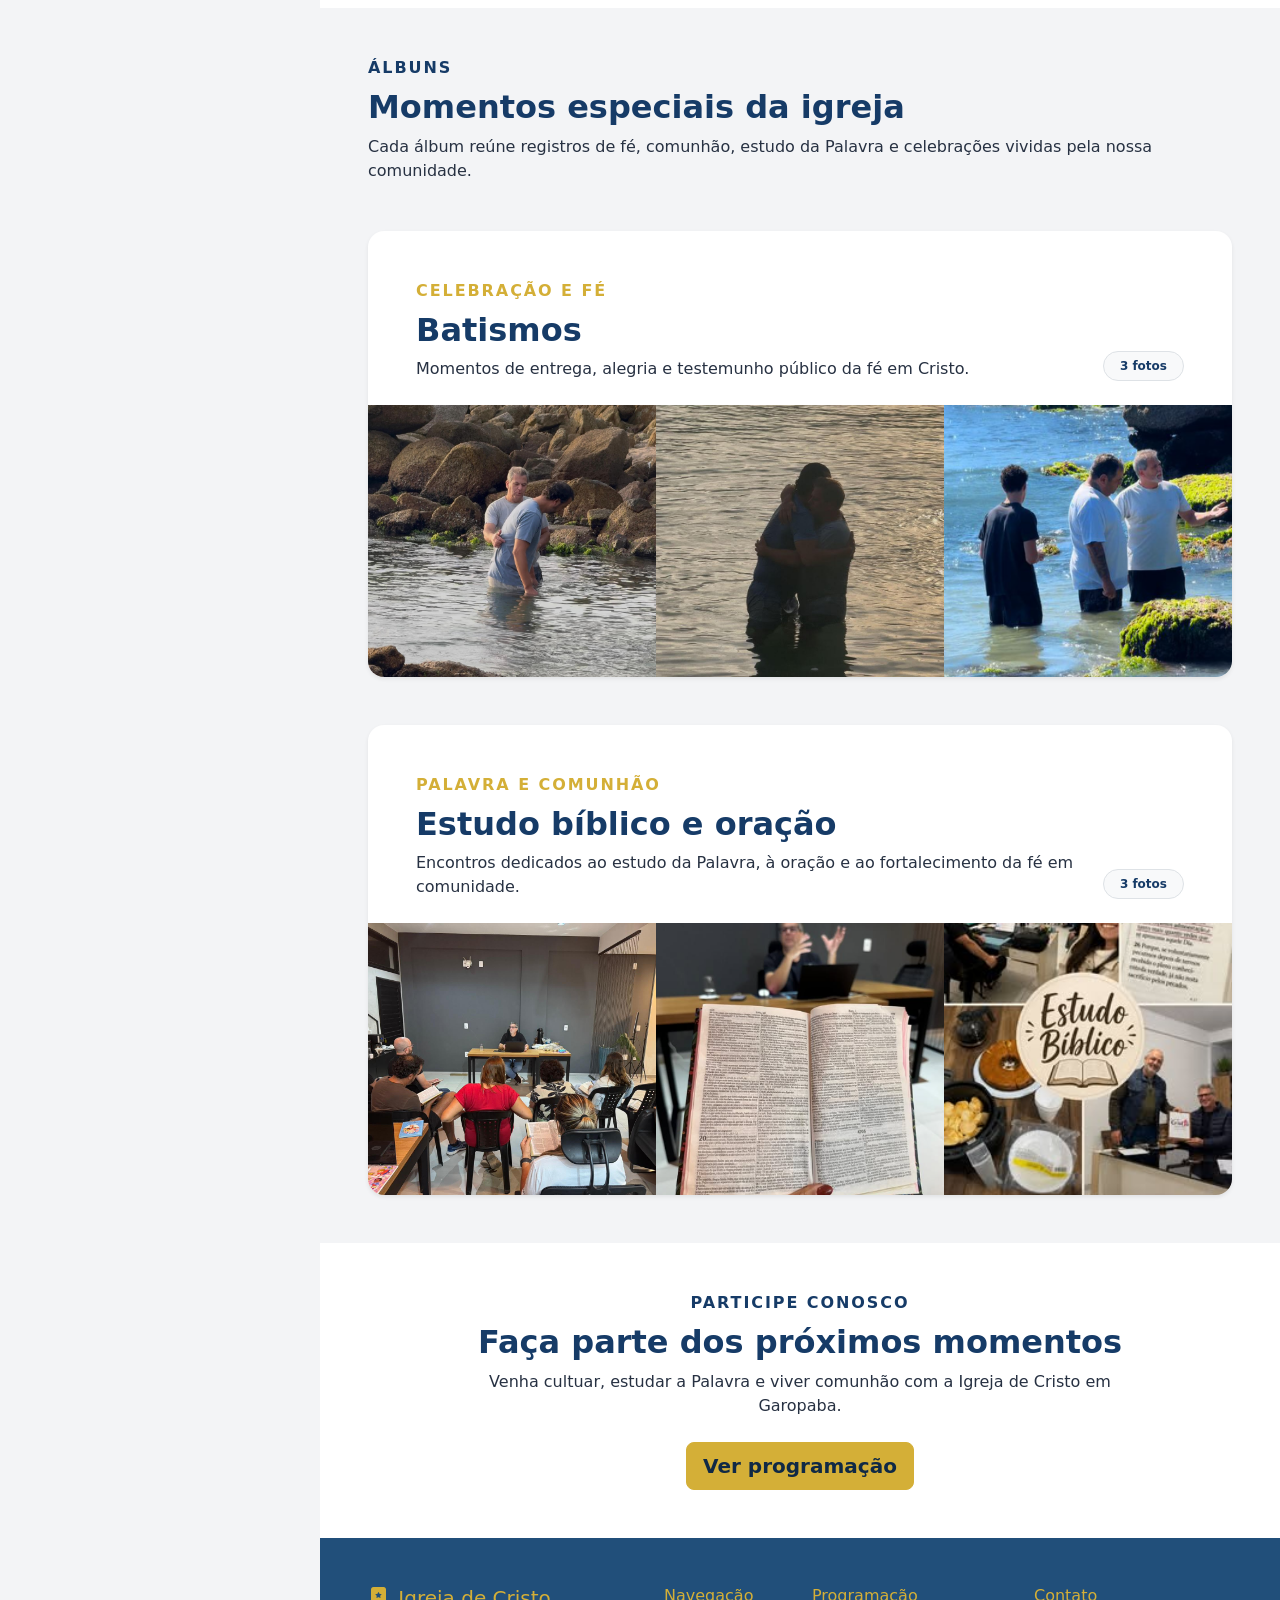
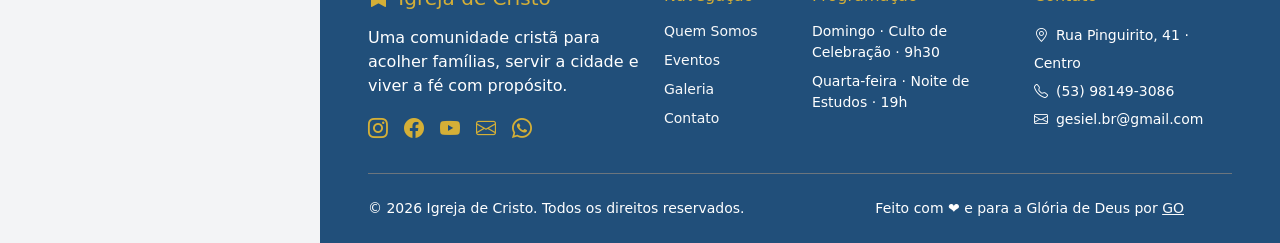
<file: garopaba/galeria.html>
<!doctype html>
<html lang="pt-BR">
  <head>
    <meta charset="utf-8" />
    <meta content="width=device-width, initial-scale=1" name="viewport" />
    <title>Galeria de Fotos | Igreja de Cristo em Garopaba</title>
    <meta
      content="Veja fotos dos cultos, estudos bíblicos, batismos e momentos de comunhão da Igreja de Cristo em Garopaba."
      name="description"
    />
    <meta content="index, follow, max-image-preview:large" name="robots" />
    <meta content="#163b67" name="theme-color" />
    <link
      href="https://www.igrejadecristo.net.br/galeria.html"
      rel="canonical"
    />
    <link href="../assets/img/logo.svg" rel="icon" type="image/svg+xml" />
    <meta content="pt_BR" property="og:locale" />
    <meta content="website" property="og:type" />
    <meta content="Igreja de Cristo" property="og:site_name" />
    <meta
      content="Galeria de Fotos | Igreja de Cristo em Garopaba"
      property="og:title"
    />
    <meta
      content="Veja fotos dos cultos, estudos bíblicos, batismos e momentos de comunhão da Igreja de Cristo em Garopaba."
      property="og:description"
    />
    <meta
      content="https://www.igrejadecristo.net.br/galeria.html"
      property="og:url"
    />
    <meta
      content="https://www.igrejadecristo.net.br/assets/img/og-image.jpg"
      property="og:image"
    />
    <meta content="summary_large_image" name="twitter:card" />
    <meta
      content="Galeria de Fotos | Igreja de Cristo em Garopaba"
      name="twitter:title"
    />
    <meta
      content="Veja fotos dos cultos, estudos bíblicos, batismos e momentos de comunhão da Igreja de Cristo em Garopaba."
      name="twitter:description"
    />
    <meta
      content="https://www.igrejadecristo.net.br/assets/img/og-image.jpg"
      name="twitter:image"
    />
    <link
      crossorigin="anonymous"
      href="https://cdn.jsdelivr.net/npm/bootstrap@5.3.8/dist/css/bootstrap.min.css"
      integrity="sha384-sRIl4kxILFvY47J16cr9ZwB07vP4J8+LH7qKQnuqkuIAvNWLzeN8tE5YBujZqJLB"
      rel="stylesheet"
    />
    <link
      href="https://cdn.jsdelivr.net/npm/bootstrap-icons@1.13.1/font/bootstrap-icons.min.css"
      rel="stylesheet"
    />
    <link href="../assets/css/styles.css" rel="stylesheet" />
    <script type="application/ld+json">
      {
        "@context": "https://schema.org",
        "@graph": [
          {
            "@type": "Church",
            "@id": "https://www.igrejadecristo.net.br/garopaba/#church",
            "name": "Igreja de Cristo em Garopaba",
            "url": "https://www.igrejadecristo.net.br/garopaba/",
            "logo": "https://www.igrejadecristo.net.br/assets/img/logo.svg",
            "telephone": "+55-53-98149-3086",
            "email": "gesiel.br@gmail.com",
            "address": {
              "@type": "PostalAddress",
              "streetAddress": "Rua Pinguirito, 41",
              "addressLocality": "Garopaba",
              "addressRegion": "SC",
              "addressCountry": "BR"
            },
            "sameAs": [
              "https://www.instagram.com/igrejadecristogaropabasc/",
              "https://www.facebook.com/IgrejadeCristoCuritibaCentro"
            ]
          },
          {
            "@type": "ImageGallery",
            "@id": "https://www.igrejadecristo.net.br/galeria.html#galeria",
            "name": "Galeria de Fotos da Igreja de Cristo em Garopaba",
            "description": "Fotos dos cultos, estudos bíblicos, batismos e momentos de comunhão da Igreja de Cristo em Garopaba.",
            "url": "https://www.igrejadecristo.net.br/galeria.html",
            "isPartOf": {
              "@id": "https://www.igrejadecristo.net.br/garopaba/#church"
            },
            "about": {
              "@id": "https://www.igrejadecristo.net.br/garopaba/#church"
            },
            "inLanguage": "pt-BR"
          }
        ]
      }
    </script>
  </head>
  <body>
    <a
      class="visually-hidden-focusable btn btn-gold position-absolute top-0 start-0 m-2 z-3"
      href="#conteudo-principal"
      >Pular para o conteúdo</a
    >
    <header class="d-lg-none sticky-top bg-brand shadow-sm">
      <nav
        aria-label="Navegação principal mobile"
        class="navbar navbar-dark px-3 d-flex flex-nowrap align-items-center justify-content-between"
      >
        <a
          class="navbar-brand d-flex align-items-center me-2 mb-0 flex-shrink-1"
          href="index.html"
        >
          <img
            class="img-fluid"
            src="../assets/img/novo-logo-white-300x120.webp"
            alt="Logo Igreja de Cristo"
            style="max-height: 64px; width: auto"
          />
        </a>

        <button
          aria-controls="menuMobile"
          aria-label="Abrir menu principal"
          class="navbar-toggler flex-shrink-0"
          data-bs-target="#menuMobile"
          data-bs-toggle="offcanvas"
          type="button"
        >
          <span class="navbar-toggler-icon"></span>
        </button>
      </nav>

      <div
        aria-labelledby="menuMobileLabel"
        class="offcanvas offcanvas-start text-bg-dark"
        id="menuMobile"
        tabindex="-1"
      >
        <header class="offcanvas-header border-bottom border-secondary">
          <p class="offcanvas-title fs-5" id="menuMobileLabel">
            Igreja de Cristo
          </p>

          <button
            aria-label="Fechar menu"
            class="btn-close btn-close-white"
            data-bs-dismiss="offcanvas"
            type="button"
          ></button>
        </header>

        <nav aria-label="Menu mobile" class="offcanvas-body">
          <ul class="nav flex-column gap-1">
            <li class="nav-item">
              <a
                class="nav-link sidebar-link rounded-3 px-3 py-2"
                href="index.html"
              >
                <i aria-hidden="true" class="bi bi-house-door me-2"></i>Início
              </a>
            </li>

            <li class="nav-item">
              <a
                class="nav-link sidebar-link rounded-3 px-3 py-2"
                href="quem-somos.html"
              >
                <i aria-hidden="true" class="bi bi-people me-2"></i>Quem Somos
              </a>
            </li>

            <li class="nav-item">
              <a
                class="nav-link sidebar-link rounded-3 px-3 py-2"
                href="eventos.html"
              >
                <i aria-hidden="true" class="bi bi-calendar-event me-2"></i
                >Eventos
              </a>
            </li>

            <li class="nav-item">
              <a
                aria-current="page"
                class="nav-link sidebar-link rounded-3 px-3 py-2 active"
                href="galeria.html"
              >
                <i aria-hidden="true" class="bi bi-images me-2"></i>Galeria
              </a>
            </li>

            <li class="nav-item">
              <a
                class="nav-link sidebar-link rounded-3 px-3 py-2"
                href="contato.html"
              >
                <i aria-hidden="true" class="bi bi-chat-dots me-2"></i>Contato
              </a>
            </li>
          </ul>

          <hr class="border-secondary my-4" />

          <a class="btn btn-gold w-100" href="contato.html#pedido-oracao">
            Pedido de oração
          </a>
        </nav>
      </div>
    </header>
    <div class="container-fluid p-0">
      <div class="row g-0">
        <aside
          aria-label="Navegação e informações da igreja"
          class="col-lg-3 d-none d-lg-flex sidebar bg-brand text-white min-vh-100 sticky-top flex-column p-4"
        >
          <a
            aria-label="Igreja de Cristo - página inicial"
            class="d-flex align-items-center justify-content-center gap-3 text-white text-decoration-none mb-5"
            href="index.html"
          >
            <img
              alt=""
              class="img-fluid"
              src="../assets/img/novo-logo-white-300x120.webp"
              style="max-width: 100%; height: auto; max-height: 80px"
            />
          </a>

          <nav aria-label="Navegação principal">
            <ul class="nav flex-column gap-1">
              <li class="nav-item">
                <a
                  class="nav-link sidebar-link rounded-3 px-3 py-2"
                  href="index.html"
                >
                  <i aria-hidden="true" class="bi bi-house-door me-2"></i>Início
                </a>
              </li>

              <li class="nav-item">
                <a
                  class="nav-link sidebar-link rounded-3 px-3 py-2"
                  href="quem-somos.html"
                >
                  <i aria-hidden="true" class="bi bi-people me-2"></i>Quem Somos
                </a>
              </li>

              <li class="nav-item">
                <a
                  class="nav-link sidebar-link rounded-3 px-3 py-2"
                  href="eventos.html"
                >
                  <i aria-hidden="true" class="bi bi-calendar-event me-2"></i
                  >Eventos
                </a>
              </li>

              <li class="nav-item">
                <a
                  aria-current="page"
                  class="nav-link sidebar-link rounded-3 px-3 py-2 active"
                  href="galeria.html"
                >
                  <i aria-hidden="true" class="bi bi-images me-2"></i>Galeria
                </a>
              </li>

              <li class="nav-item">
                <a
                  class="nav-link sidebar-link rounded-3 px-3 py-2"
                  href="contato.html"
                >
                  <i aria-hidden="true" class="bi bi-chat-dots me-2"></i>Contato
                </a>
              </li>
            </ul>
          </nav>

          <section aria-labelledby="cultos-aside" class="mt-auto pt-3">
            <h2
              class="fs-6 text-uppercase text-gold letter-spacing"
              id="cultos-aside"
            >
              Encontros
            </h2>

            <p class="small mb-1">Domingo · 9h30</p>
            <p class="small mb-4">Quarta-feira · 19h</p>

            <a class="btn btn-outline-light w-100 mb-2" href="contato.html">
              Como chegar
            </a>

            <a
              class="btn btn-gold w-100"
              href="https://wa.me/5553981493086?text=Ol%C3%A1%2C%20gostaria%20de%20fazer%20um%20pedido%20de%20ora%C3%A7%C3%A3o."
              rel="noopener noreferrer"
              target="_blank"
            >
              <i aria-hidden="true" class="bi bi-whatsapp me-1"></i> Faça seu
              pedido de oração
            </a>
          </section>
        </aside>
        <main
          class="col-12 col-lg-9 d-flex flex-column min-vh-100"
          id="conteudo-principal"
        >
          <header class="page-hero text-white px-4 px-md-5 py-5">
            <nav aria-label="breadcrumb">
              <ol class="breadcrumb small">
                <li class="breadcrumb-item">
                  <a class="link-light" href="index.html">Início</a>
                </li>
                <li
                  aria-current="page"
                  class="breadcrumb-item active text-white-50"
                >
                  Galeria
                </li>
              </ol>
            </nav>
            <p
              class="text-gold text-uppercase fw-semibold letter-spacing mt-4 mb-2"
            >
              Momentos da nossa comunidade
            </p>

            <h1 class="display-5 fw-bold">Galeria de fotos</h1>

            <p class="lead col-xl-8">
              Registros de cultos, batismos, estudos bíblicos e momentos de
              comunhão da Igreja de Cristo em Garopaba.
            </p>
          </header>
          <section
            aria-labelledby="album-destaque"
            class="bg-white px-4 px-md-5 py-5"
          >
            <header class="row align-items-end g-3 mb-4">
              <div class="col-md">
                <p class="mb-0">
                  <span class="section-kicker">Nossa comunidade</span>
                </p>
                <h2 class="fw-bold text-brand mb-2" id="album-destaque">
                  Vida em comunidade
                </h2>

                <p class="text-secondary mb-0">
                  Registros de fé, adoração, comunhão e cuidado que fortalecem
                  nossa caminhada em Cristo.
                </p>
              </div>
              <p class="col-md-auto mb-0">
                <span
                  class="badge rounded-pill text-bg-light border text-brand px-3 py-2"
                  ><i aria-hidden="true" class="bi bi-images me-2"></i>7
                  fotos</span
                >
              </p>
            </header>
            <div class="row g-3 gallery-grid">
              <!-- BLOCO DE CIMA: GRANDE ESQUERDA / PEQUENAS DIREITA -->
              <figure class="col-lg-7 mb-0">
                <button
                  aria-label="Ampliar foto: irmão pregando a Palavra de Deus durante culto"
                  class="gallery-trigger gallery-feature border-0 rounded-4 overflow-hidden p-0 w-100 position-relative"
                  data-alt="Irmão pregando a Palavra de Deus durante culto."
                  data-caption="Irmão pregando a Palavra de Deus durante culto."
                  data-gallery="congregacao"
                  data-src="/assets/img/garopaba/irmao_paulo_pregando.jpeg"
                  data-title="Irmão Paulo ministrando a Palavra para as ovelhas da igreja."
                  type="button"
                >
                  <img
                    alt="Irmão pregando a Palavra de Deus durante culto."
                    class="img-fluid w-100"
                    src="/assets/img/garopaba/irmao_paulo_pregando.jpeg"
                    width="900"
                    height="650"
                    decoding="async"
                  />
                  <span class="gallery-overlay d-flex align-items-end p-4">
                    <span class="text-start text-white">
                      <strong class="d-block h5 mb-1">Congregação</strong>
                      <small
                        ><i aria-hidden="true" class="bi bi-zoom-in me-1"></i
                        >Clique para ampliar</small
                      >
                    </span>
                  </span>
                </button>
              </figure>

              <div class="col-lg-5">
                <div class="row g-3 h-100">
                  <figure class="col-6 mb-0">
                    <button
                      aria-label="Ampliar foto: irmãos e visitantes reunidos em adoração e estudos"
                      class="gallery-trigger border-0 rounded-4 overflow-hidden p-0 w-100 h-100 position-relative"
                      data-alt="Irmãos e visitantes reunidos em adoração e estudos."
                      data-caption="Um ambiente simples e acolhedor para buscar a presença de Deus."
                      data-gallery="congregacao"
                      data-src="/assets/img/garopaba/congregacao_01.jpg"
                      data-title="Irmãos reunidos para estudar a Palavra de Deus"
                      type="button"
                    >
                      <img
                        alt="Irmãos e visitantes reunidos em adoração e estudos."
                        class="img-fluid gallery-thumb w-100 h-100"
                        loading="lazy"
                        src="/assets/img/garopaba/congregacao_01.jpg"
                        width="600"
                        height="400"
                        decoding="async"
                      />
                      <span class="gallery-zoom"
                        ><i
                          aria-hidden="true"
                          class="bi bi-arrows-fullscreen"
                        ></i
                      ></span>
                    </button>
                  </figure>

                  <figure class="col-6 mb-0">
                    <button
                      aria-label="Ampliar foto: pessoas reunidas após reunião"
                      class="gallery-trigger border-0 rounded-4 overflow-hidden p-0 w-100 h-100 position-relative"
                      data-alt="Pessoas reunidas após reunião"
                      data-caption="A Palavra presente em cada encontro da igreja."
                      data-gallery="congregacao"
                      data-src="/assets/img/garopaba/congregacao_02.jpg"
                      data-title="Comunidade buscando a presença de Deus através da Palavra"
                      type="button"
                    >
                      <img
                        alt="Pessoas reunidas após reunião"
                        class="img-fluid gallery-thumb w-100 h-100"
                        loading="lazy"
                        src="/assets/img/garopaba/congregacao_02.jpg"
                        width="600"
                        height="400"
                        decoding="async"
                      />
                      <span class="gallery-zoom"
                        ><i
                          aria-hidden="true"
                          class="bi bi-arrows-fullscreen"
                        ></i
                      ></span>
                    </button>
                  </figure>

                  <figure class="col-12 mb-0">
                    <button
                      aria-label="Ampliar foto: irmãos reunidos numa mesa em evento cristão"
                      class="gallery-trigger border-0 rounded-4 overflow-hidden p-0 w-100 h-100 position-relative"
                      data-alt="Irmãos reunidos numa mesa em evento cristão"
                      data-caption="Comunhão que fortalece nossa caminhada em qualquer Estado do país."
                      data-gallery="congregacao"
                      data-src="/assets/img/garopaba/evento_1.png"
                      data-title="Evento da Igreja de Cristo no Brasil"
                      type="button"
                    >
                      <img
                        alt="Irmãos reunidos numa mesa em evento cristão"
                        class="img-fluid gallery-wide-thumb w-100 h-100"
                        loading="lazy"
                        src="/assets/img/garopaba/evento_1.png"
                        width="700"
                        height="420"
                        decoding="async"
                      />
                      <span class="gallery-zoom"
                        ><i
                          aria-hidden="true"
                          class="bi bi-arrows-fullscreen"
                        ></i
                      ></span>
                    </button>
                  </figure>
                </div>
              </div>

              <!-- BLOCO DE BAIXO: PEQUENAS ESQUERDA / GRANDE DIREITA -->
              <div class="col-lg-5">
                <div class="row g-3 h-100">
                  <figure class="col-12 mb-0">
                    <button
                      aria-label="Ampliar foto: pessoas em frente ao muro com folhagens"
                      class="gallery-trigger border-0 rounded-4 overflow-hidden p-0 w-100 h-100 position-relative"
                      data-alt="Pessoas em frente ao lindo muro com folhagens."
                      data-caption="Bons momentos com o povo de Deus."
                      data-gallery="congregacao"
                      data-src="/assets/img/garopaba/congregacao_06.jpg"
                      data-title="Comunhão, amizade e fé compartilhada."
                      type="button"
                    >
                      <img
                        alt="Pessoas em frente ao lindo muro com folhagens."
                        class="img-fluid gallery-wide-thumb w-100 h-100"
                        loading="lazy"
                        src="/assets/img/garopaba/congregacao_06.jpg"
                        width="700"
                        height="420"
                        decoding="async"
                      />
                      <span class="gallery-zoom"
                        ><i
                          aria-hidden="true"
                          class="bi bi-arrows-fullscreen"
                        ></i
                      ></span>
                    </button>
                  </figure>

                  <figure class="col-12 mb-0">
                    <button
                      aria-label="Ampliar foto: grupo da igreja reunido em comunhão e estudos"
                      class="gallery-trigger border-0 rounded-4 overflow-hidden p-0 w-100 h-100 position-relative"
                      data-alt="Grupo da igreja reunido em comunhão e estudos"
                      data-caption="O estudo da Palavra de Deus é o coração de cada encontro da nossa igreja."
                      data-gallery="congregacao"
                      data-src="/assets/img/garopaba/congregacao_05.jpeg"
                      data-title="Buscando ao Senhor juntos!"
                      type="button"
                    >
                      <img
                        alt="Grupo da igreja reunido em comunhão e estudos"
                        class="img-fluid gallery-wide-thumb w-100 h-100"
                        loading="lazy"
                        src="/assets/img/garopaba/congregacao_05.jpeg"
                        width="700"
                        height="420"
                        decoding="async"
                      />
                      <span class="gallery-zoom"
                        ><i
                          aria-hidden="true"
                          class="bi bi-arrows-fullscreen"
                        ></i
                      ></span>
                    </button>
                  </figure>
                </div>
              </div>

              <figure class="col-lg-7 mb-0">
                <button
                  aria-label="Ampliar foto: irmão entregando um caderno de pedidos de oração para outro irmão da igreja"
                  class="gallery-trigger gallery-feature border-0 rounded-4 overflow-hidden p-0 w-100 position-relative"
                  data-alt="Irmão entregando um caderno de pedidos de oração para outro irmão da igreja."
                  data-caption="A comunhão se expressa também em cuidado e intercessão uns pelos outros."
                  data-gallery="congregacao"
                  data-src="/assets/img/garopaba/caderno_de_pedido_de_oracao.jpg"
                  data-title="Igreja recebendo o caderno de Pedidos de Oração."
                  type="button"
                >
                  <img
                    alt="Irmão entregando um caderno de pedidos de oração para outro irmão da igreja."
                    class="img-fluid w-100"
                    loading="lazy"
                    src="/assets/img/garopaba/caderno_de_pedido_de_oracao.jpg"
                    width="900"
                    height="650"
                    decoding="async"
                  />
                  <span class="gallery-overlay d-flex align-items-end p-4">
                    <span class="text-start text-white">
                      <strong class="d-block h5 mb-1">Caderno de Oração</strong>
                      <small
                        ><i aria-hidden="true" class="bi bi-zoom-in me-1"></i
                        >Clique para ampliar</small
                      >
                    </span>
                  </span>
                </button>
              </figure>
            </div>
          </section>
          <section
            aria-labelledby="mais-eventos"
            class="bg-soft px-4 px-md-5 py-5"
          >
            <header class="mb-5">
              <p
                class="text-uppercase text-brand fw-semibold letter-spacing mb-2"
              >
                Álbuns
              </p>

              <h2 class="fw-bold text-brand mb-2" id="mais-eventos">
                Momentos especiais da igreja
              </h2>

              <p class="text-secondary mb-0">
                Cada álbum reúne registros de fé, comunhão, estudo da Palavra e
                celebrações vividas pela nossa comunidade.
              </p>
            </header>
            <article
              aria-labelledby="titulo-batismos"
              class="album-card bg-white rounded-4 shadow-sm overflow-hidden mb-5"
            >
              <header
                class="p-4 p-md-5 pb-md-4 d-md-flex justify-content-between align-items-end"
              >
                <div>
                  <p
                    class="text-uppercase text-gold fw-semibold letter-spacing mb-2"
                  >
                    Celebração e fé
                  </p>

                  <h3 class="h2 text-brand fw-bold mb-2" id="titulo-batismos">
                    Batismos
                  </h3>

                  <p class="text-secondary mb-0">
                    Momentos de entrega, alegria e testemunho público da fé em
                    Cristo.
                  </p>
                </div>
                <span
                  class="badge rounded-pill text-bg-light border text-brand px-3 py-2 mt-3 mt-md-0"
                  >3 fotos</span
                >
              </header>
              <div class="row g-0">
                <figure class="col-md-4 mb-0">
                  <button
                    aria-label="Ampliar foto: batismo na água com celebração da comunidade"
                    class="gallery-trigger album-photo border-0 p-0 w-100 position-relative"
                    data-alt="Batismo na água com celebração da comunidade"
                    data-caption="Um momento de alegria e fé para toda a comunidade."
                    data-gallery="batismos"
                    data-src="/assets/img/garopaba/batismo_1.jpg"
                    data-title="Batismos"
                    type="button"
                  >
                    <img
                      alt="Batismo na água com celebração da comunidade"
                      class="w-100"
                      loading="lazy"
                      src="/assets/img/garopaba/batismo_1.jpg"
                      decoding="async"
                    />
                    <span class="gallery-zoom"
                      ><i aria-hidden="true" class="bi bi-arrows-fullscreen"></i
                    ></span>
                  </button>
                </figure>
                <figure class="col-md-4 mb-0">
                  <button
                    aria-label="Ampliar foto: abraços e celebração após batismo na água"
                    class="gallery-trigger album-photo border-0 p-0 w-100 position-relative"
                    data-alt="Abraços e celebração após batismo na água"
                    data-caption="Gratidão por mais um irmão que decidiu seguir a Cristo."
                    data-gallery="batismos"
                    data-src="/assets/img/garopaba/batismo_2.jpg"
                    data-title="Batismos"
                    type="button"
                  >
                    <img
                      alt="Abraços e celebração após batismo na água"
                      class="w-100"
                      loading="lazy"
                      src="/assets/img/garopaba/batismo_2.jpg"
                      width="700"
                      height="520"
                    />
                    <span class="gallery-zoom"
                      ><i aria-hidden="true" class="bi bi-arrows-fullscreen"></i
                    ></span>
                  </button>
                </figure>
                <figure class="col-md-4 mb-0">
                  <button
                    aria-label="Ampliar foto: batismo na água com celebração da comunidade"
                    class="gallery-trigger album-photo border-0 p-0 w-100 position-relative"
                    data-alt="Batismo na água com celebração da comunidade"
                    data-caption="Gratidão por mais um irmão que decidiu seguir a Cristo."
                    data-gallery="batismos"
                    data-src="/assets/img/garopaba/batismo_2.png"
                    data-title="Batismos"
                    type="button"
                  >
                    <img
                      alt="Batismo na água com celebração da comunidade"
                      class="w-100"
                      loading="lazy"
                      src="/assets/img/garopaba/batismo_2.png"
                      width="700"
                      height="520"
                      decoding="async"
                    />
                    <span class="gallery-zoom"
                      ><i aria-hidden="true" class="bi bi-arrows-fullscreen"></i
                    ></span>
                  </button>
                </figure>
              </div>
            </article>
            <article
              aria-labelledby="titulo-acao-social"
              class="album-card bg-white rounded-4 shadow-sm overflow-hidden"
            >
              <header
                class="p-4 p-md-5 pb-md-4 d-md-flex justify-content-between align-items-end"
              >
                <div>
                  <p
                    class="text-uppercase text-gold fw-semibold letter-spacing mb-2"
                  >
                    Palavra e comunhão
                  </p>

                  <h3
                    class="h2 text-brand fw-bold mb-2"
                    id="titulo-acao-social"
                  >
                    Estudo bíblico e oração
                  </h3>

                  <p class="text-secondary mb-0">
                    Encontros dedicados ao estudo da Palavra, à oração e ao
                    fortalecimento da fé em comunidade.
                  </p>
                </div>
                <span
                  class="badge rounded-pill text-bg-light border text-brand px-3 py-2 mt-3 mt-md-0"
                  >3 fotos</span
                >
              </header>
              <div class="row g-0">
                <figure class="col-md-4 mb-0">
                  <button
                    aria-label="Ampliar foto: reunião de estudo bíblico com participação ativa da comunidade"
                    class="gallery-trigger album-photo border-0 p-0 w-100 position-relative"
                    data-alt="Reunião de estudo bíblico com participação ativa da comunidade"
                    data-caption="Servindo com alegria e dedicação."
                    data-gallery="estudo-biblico"
                    data-src="/assets/img/garopaba/estudo_biblico_02.jpg"
                    data-title="Estudo da Palavra"
                    type="button"
                  >
                    <img
                      alt="Reunião de estudo bíblico com participação ativa da comunidade"
                      class="w-100"
                      loading="lazy"
                      src="/assets/img/garopaba/estudo_biblico_02.jpg"
                      width="700"
                      height="520"
                      decoding="async"
                    />
                    <span class="gallery-zoom"
                      ><i aria-hidden="true" class="bi bi-arrows-fullscreen"></i
                    ></span>
                  </button>
                </figure>
                <figure class="col-md-4 mb-0">
                  <button
                    aria-label="Ampliar foto: mão segurando a Bíblia durante estudo bíblico em grupo"
                    class="gallery-trigger album-photo border-0 p-0 w-100 position-relative"
                    data-alt="Mão segurando a Bíblia durante estudo bíblico em grupo"
                    data-caption="Uma comunidade que estuda rigorosamente as Escrituras para crescer na fé."
                    data-gallery="estudo-biblico"
                    data-src="/assets/img/garopaba/estudo_biblico_03.png"
                    data-title="Estudo da Palavra"
                    type="button"
                  >
                    <img
                      alt="Mão segurando a Bíblia durante estudo bíblico em grupo"
                      class="w-100"
                      loading="lazy"
                      src="/assets/img/garopaba/estudo_biblico_03.png"
                      width="700"
                      height="520"
                      decoding="async"
                    />
                    <span class="gallery-zoom"
                      ><i aria-hidden="true" class="bi bi-arrows-fullscreen"></i
                    ></span>
                  </button>
                </figure>
                <figure class="col-md-4 mb-0">
                  <button
                    aria-label="Ampliar foto: pessoas reunidas em estudo bíblico e oração em ambiente acolhedor"
                    class="gallery-trigger album-photo border-0 p-0 w-100 position-relative"
                    data-alt="Pessoas reunidas em estudo bíblico e oração em ambiente acolhedor"
                    data-caption="Congregação unida em estudo, oração e confraternização."
                    data-gallery="estudo-biblico"
                    data-src="/assets/img/garopaba/estudo_biblico_01.jpg"
                    data-title="Estudo da Palavra"
                    type="button"
                  >
                    <img
                      alt="Pessoas reunidas em estudo bíblico e oração em ambiente acolhedor"
                      class="w-100"
                      loading="lazy"
                      src="/assets/img/garopaba/estudo_biblico_01.jpg"
                      width="700"
                      height="520"
                      decoding="async"
                    />
                    <span class="gallery-zoom"
                      ><i aria-hidden="true" class="bi bi-arrows-fullscreen"></i
                    ></span>
                  </button>
                </figure>
              </div>
            </article>
          </section>
          <section
            aria-labelledby="compartilhe-memorias"
            class="bg-white px-4 px-md-5 py-5 text-center"
          >
            <p
              class="text-uppercase text-brand fw-semibold letter-spacing mb-2"
            >
              Participe conosco
            </p>

            <h2 class="fw-bold text-brand" id="compartilhe-memorias">
              Faça parte dos próximos momentos
            </h2>

            <p class="text-secondary mx-auto" style="max-width: 42rem">
              Venha cultuar, estudar a Palavra e viver comunhão com a Igreja de
              Cristo em Garopaba.
            </p>

            <a class="btn btn-gold btn-lg mt-2" href="eventos.html">
              Ver programação
            </a>
          </section>
          <div
            aria-labelledby="galleryLightboxTitle"
            class="modal fade gallery-modal"
            id="galleryLightbox"
            tabindex="-1"
          >
            <div
              class="modal-dialog modal-fullscreen-sm-down modal-xl modal-dialog-centered"
            >
              <div class="modal-content bg-dark border-0 overflow-hidden">
                <header class="modal-header border-secondary px-4">
                  <div>
                    <p
                      class="text-gold text-uppercase small fw-semibold letter-spacing mb-1"
                    >
                      Galeria
                    </p>
                    <h2
                      class="modal-title fs-5 text-white"
                      id="galleryLightboxTitle"
                    >
                      Foto do evento
                    </h2>
                  </div>
                  <div class="d-flex align-items-center gap-3">
                    <span
                      aria-live="polite"
                      class="small text-white-50"
                      id="galleryCounter"
                    ></span>
                    <button
                      aria-label="Fechar foto ampliada"
                      class="btn-close btn-close-white"
                      data-bs-dismiss="modal"
                      type="button"
                    ></button>
                  </div>
                </header>
                <div
                  class="modal-body position-relative d-flex align-items-center justify-content-center p-0"
                >
                  <button
                    aria-label="Foto anterior"
                    class="btn gallery-nav gallery-nav-prev"
                    id="galleryPrev"
                    type="button"
                  >
                    <i aria-hidden="true" class="bi bi-chevron-left"></i>
                  </button>
                  <img
                    alt=""
                    class="gallery-lightbox-image img-fluid"
                    id="galleryImage"
                    width="1200"
                    height="800"
                    decoding="async"
                  />
                  <button
                    aria-label="Próxima foto"
                    class="btn gallery-nav gallery-nav-next"
                    id="galleryNext"
                    type="button"
                  >
                    <i aria-hidden="true" class="bi bi-chevron-right"></i>
                  </button>
                </div>
                <footer
                  class="modal-footer justify-content-between border-secondary px-4"
                >
                  <p class="text-white-50 mb-0" id="galleryCaption"></p>
                  <small class="text-white-50 d-none d-md-inline"
                    ><i aria-hidden="true" class="bi bi-keyboard me-2"></i>Use
                    as setas do teclado para navegar</small
                  >
                </footer>
              </div>
            </div>
          </div>
          <footer class="bg-brand text-white pt-5 pb-4 mt-auto">
            <div
              aria-label="Rodapé institucional"
              class="container-fluid px-4 px-md-5"
            >
              <div class="row g-4 pb-4">
                <nav
                  aria-labelledby="footer-links"
                  class="col-6 col-md-3 col-xl-2 order-1 order-md-2"
                >
                  <h2 class="h6 text-gold mb-3" id="footer-links">Navegação</h2>

                  <ul class="list-unstyled small d-grid gap-2">
                    <li>
                      <a
                        class="link-light text-decoration-none"
                        href="quem-somos.html"
                        >Quem Somos</a
                      >
                    </li>

                    <li>
                      <a
                        class="link-light text-decoration-none"
                        href="eventos.html"
                        >Eventos</a
                      >
                    </li>

                    <li>
                      <a
                        class="link-light text-decoration-none"
                        href="galeria.html"
                        >Galeria</a
                      >
                    </li>

                    <li>
                      <a
                        class="link-light text-decoration-none"
                        href="contato.html"
                        >Contato</a
                      >
                    </li>
                  </ul>
                </nav>

                <div
                  aria-labelledby="footer-cultos"
                  class="col-6 col-md-3 col-xl-3 order-2 order-md-3"
                >
                  <h2 class="h6 text-gold mb-3" id="footer-cultos">
                    Programação
                  </h2>

                  <ul class="list-unstyled text-white small d-grid gap-2">
                    <li>Domingo · Culto de Celebração · 9h30</li>
                    <li>Quarta-feira · Noite de Estudos · 19h</li>
                  </ul>
                </div>

                <div
                  aria-labelledby="footer-contact"
                  class="col-xl-3 order-3 order-md-4"
                >
                  <h2 class="h6 text-gold mb-3" id="footer-contact">Contato</h2>

                  <address class="text-white small lh-lg mb-3">
                    <i aria-hidden="true" class="bi bi-geo-alt me-2"></i>Rua
                    Pinguirito, 41 · Centro<br />
                    <i aria-hidden="true" class="bi bi-telephone me-2"></i>(53)
                    98149-3086<br />
                    <i aria-hidden="true" class="bi bi-envelope me-2"></i
                    >gesiel.br@gmail.com
                  </address>
                </div>

                <div
                  aria-labelledby="footer-brand"
                  class="col-md-6 col-xl-4 order-4 order-md-1"
                >
                  <h2 class="h5 text-gold mb-3" id="footer-brand">
                    <i
                      aria-hidden="true"
                      class="bi bi-bookmark-star-fill text-gold me-1"
                    ></i>
                    Igreja de Cristo
                  </h2>

                  <p class="text-white">
                    Uma comunidade cristã para acolher famílias, servir a cidade
                    e viver a fé com propósito.
                  </p>

                  <nav aria-label="Redes sociais" class="d-flex gap-3">
                    <a
                      aria-label="Instagram"
                      href="https://www.instagram.com/igrejadecristogaropabasc/"
                      class="text-gold fs-5"
                      target="_blank"
                      rel="noopener noreferrer"
                    >
                      <i aria-hidden="true" class="bi bi-instagram"></i>
                    </a>

                    <a
                      aria-label="Facebook"
                      href="https://www.facebook.com/IgrejadeCristoCuritibaCentro"
                      class="text-gold fs-5"
                      target="_blank"
                      rel="noopener noreferrer"
                    >
                      <i aria-hidden="true" class="bi bi-facebook"></i>
                    </a>

                    <a
                      aria-label="YouTube"
                      href="https://www.youtube.com/@IgrejadeCristoCuritiba"
                      class="text-gold fs-5"
                      target="_blank"
                      rel="noopener noreferrer"
                    >
                      <i aria-hidden="true" class="bi bi-youtube"></i>
                    </a>

                    <a
                      aria-label="E-mail"
                      href="mailto:gesiel.br@gmail.com"
                      class="text-gold fs-5"
                    >
                      <i aria-hidden="true" class="bi bi-envelope"></i>
                    </a>

                    <a
                      aria-label="WhatsApp"
                      href="https://wa.me/5553981493086"
                      target="_blank"
                      class="text-gold fs-5"
                      rel="noopener noreferrer"
                    >
                      <i aria-hidden="true" class="bi bi-whatsapp"></i>
                    </a>
                  </nav>
                </div>
              </div>

              <div
                class="border-top border-secondary pt-4 d-md-flex justify-content-between align-items-center small text-white"
              >
                <p class="mb-2 mb-md-0">
                  © <span data-current-year="">2026</span> Igreja de Cristo.
                  Todos os direitos reservados.
                </p>

                <p class="mb-0 me-0 me-lg-5">
                  Feito com ❤ e para a Glória de Deus por
                  <a
                    class="link-light"
                    href="https://gesieloliveira.com.br"
                    rel="noopener noreferrer"
                    style="color: var(--brand-gold); text-decoration: underline"
                    >GO</a
                  >
                </p>
              </div>
            </div>
          </footer>

          <a
            href="https://wa.me/5553981493086"
            class="whatsapp-float"
            target="_blank"
            rel="noopener noreferrer"
            aria-label="Fale conosco pelo WhatsApp"
          >
            <i aria-hidden="true" class="bi bi-whatsapp"></i>
          </a>
        </main>
      </div>
    </div>
    <script
      crossorigin="anonymous"
      integrity="sha384-FKyoEForCGlyvwx9Hj09JcYn3nv7wiPVlz7YYwJrWVcXK/BmnVDxM+D2scQbITxI"
      src="https://cdn.jsdelivr.net/npm/bootstrap@5.3.8/dist/js/bootstrap.bundle.min.js"
    ></script>
    <script src="../assets/js/main.js"></script>
  </body>
</html>
</file>
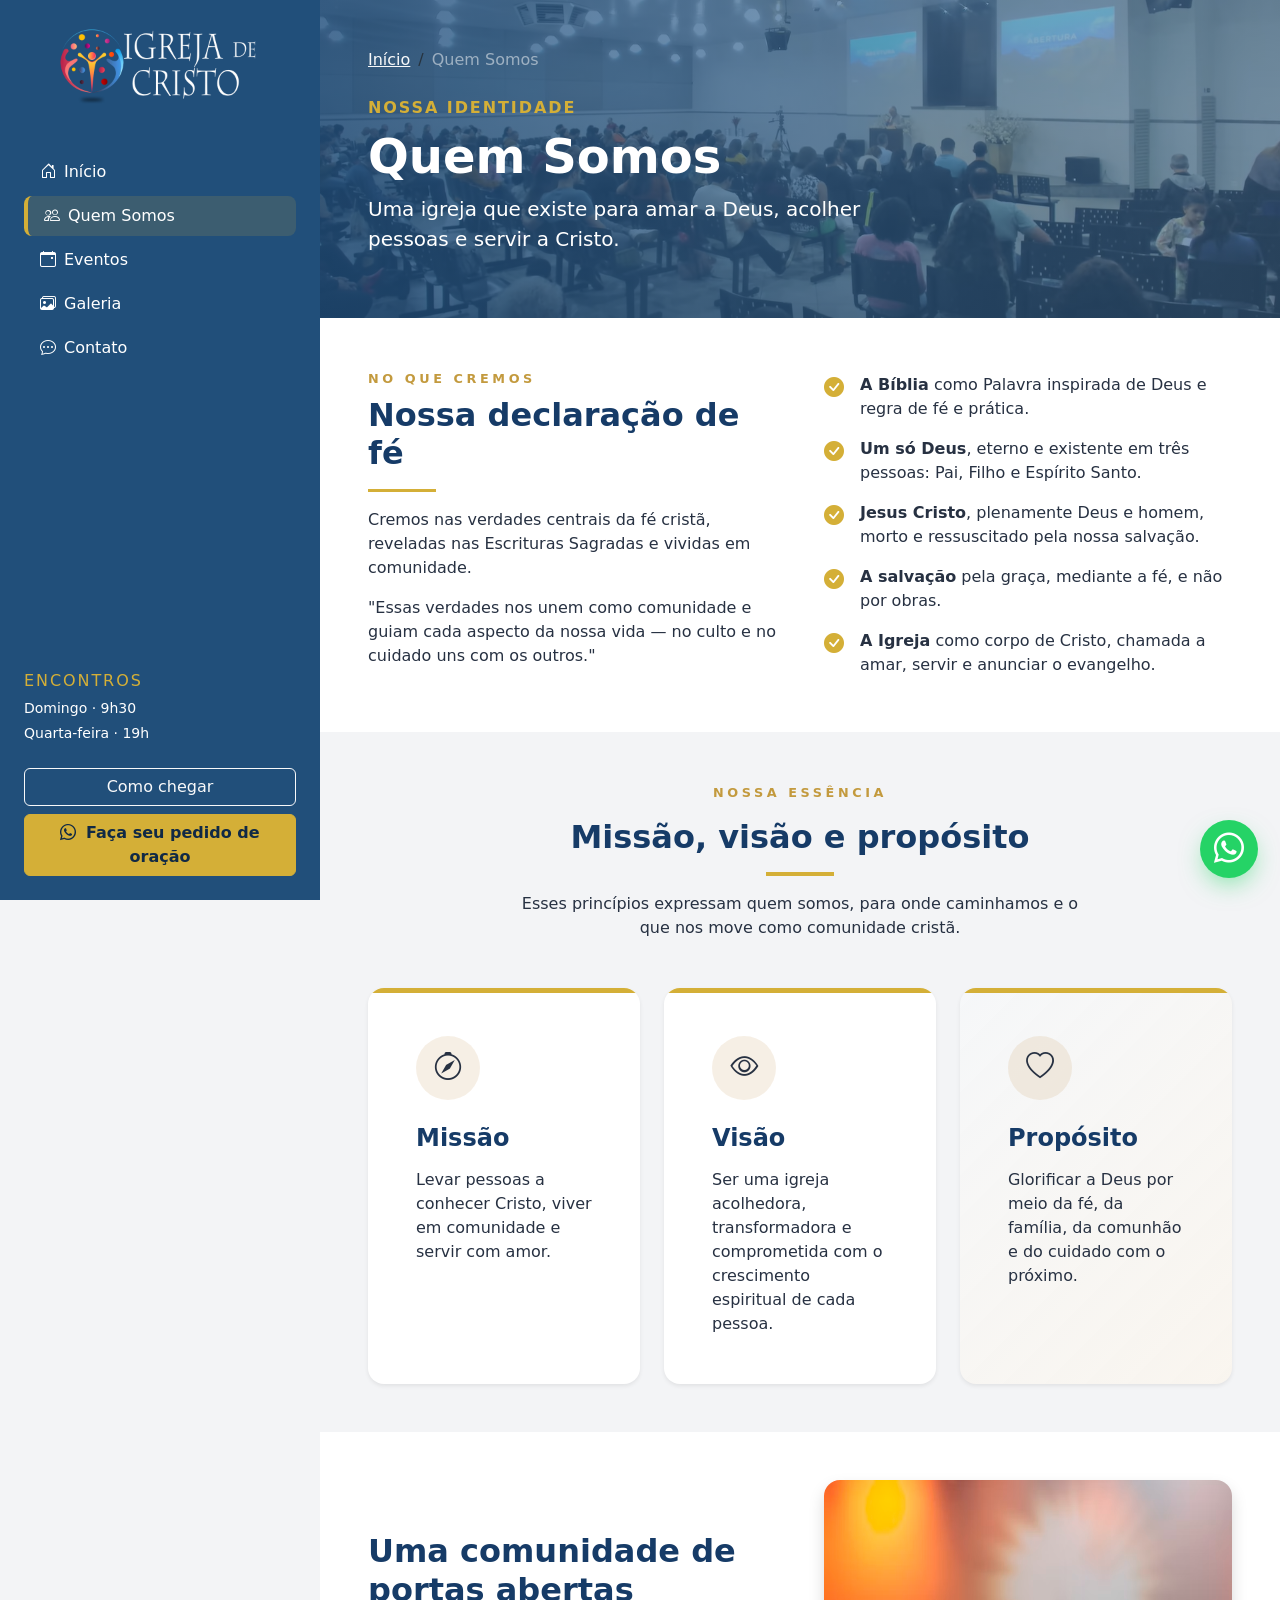
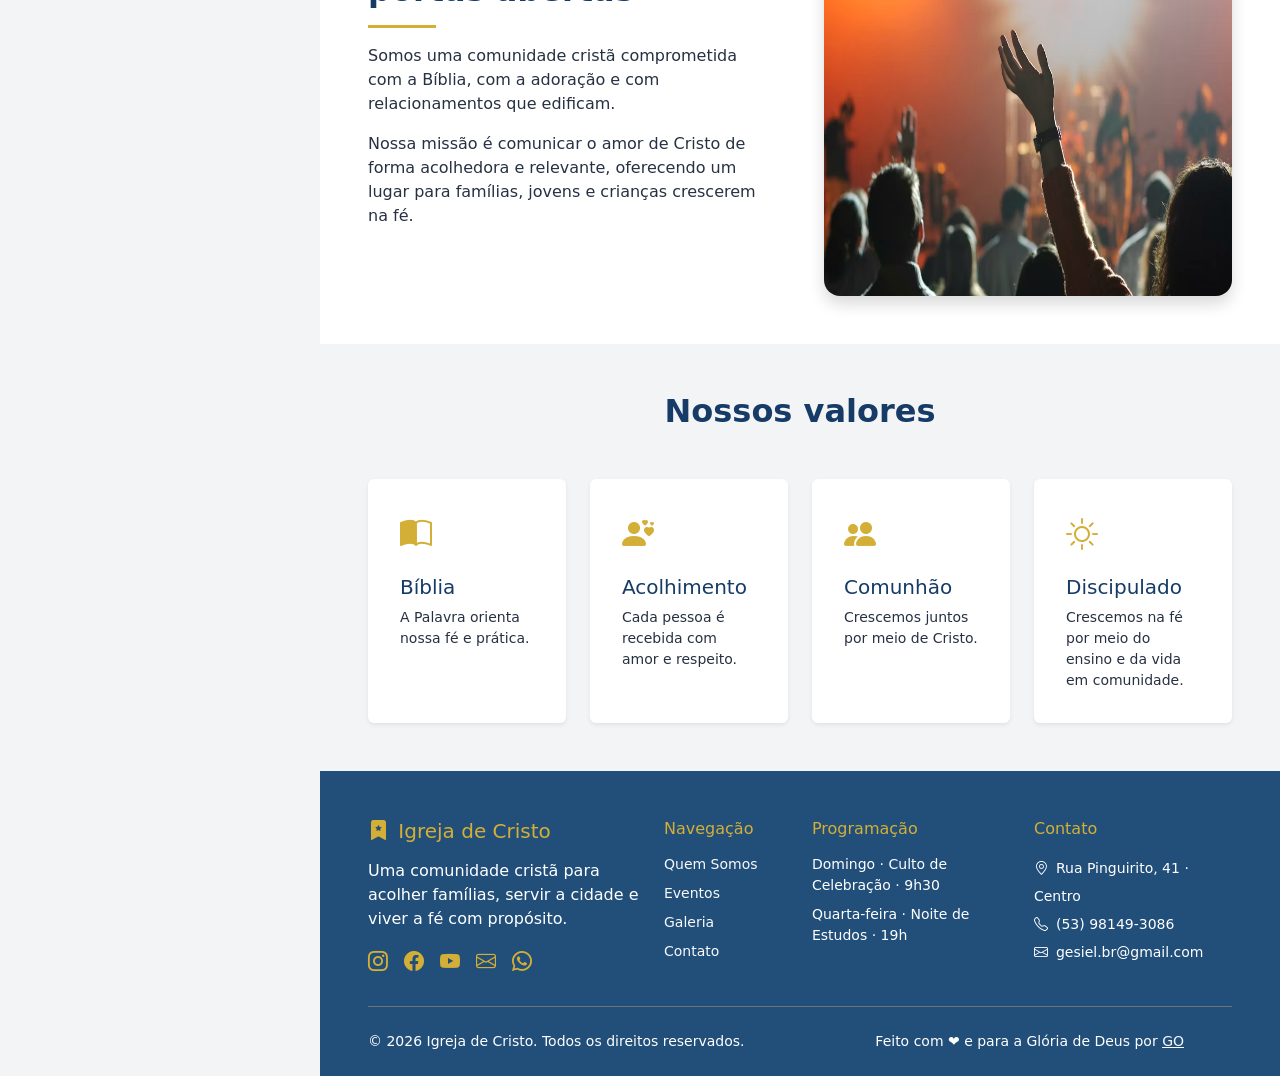
<file: garopaba/quem-somos.html>
<!doctype html>

<html lang="pt-BR">
  <head>
    <meta charset="utf-8" />
    <meta content="width=device-width, initial-scale=1" name="viewport" />
    <title>Quem Somos | Igreja de Cristo</title>
    <meta
      content="Conheça a história, a missão, a visão e os valores da Igreja de Cristo em Garopaba."
      name="description"
    />
    <meta content="index, follow, max-image-preview:large" name="robots" />
    <meta content="#163b67" name="theme-color" />
    <link
      href="https://www.igrejadecristo.net.br/quem-somos.html"
      rel="canonical"
    />
    <link href="../assets/img/logo.svg" rel="icon" type="image/svg+xml" />
    <meta content="pt_BR" property="og:locale" />
    <meta content="website" property="og:type" />
    <meta content="Igreja de Cristo" property="og:site_name" />
    <meta content="Quem Somos | Igreja de Cristo" property="og:title" />
    <meta
      content="Conheça a história, a missão, a visão e os valores da Igreja de Cristo em Garopaba."
      property="og:description"
    />
    <meta
      content="https://www.igrejadecristo.net.br/quem-somos.html"
      property="og:url"
    />
    <meta
      content="https://www.igrejadecristo.net.br/assets/img/og-image.jpg"
      property="og:image"
    />
    <meta content="summary_large_image" name="twitter:card" />
    <meta content="Quem Somos | Igreja de Cristo" name="twitter:title" />
    <meta
      content="Conheça a história, a missão, a visão e os valores da Igreja de Cristo em Imbituba."
      name="twitter:description"
    />
    <meta
      content="https://www.igrejadecristo.net.br/assets/img/og-image.jpg"
      name="twitter:image"
    />
    <link
      crossorigin="anonymous"
      href="https://cdn.jsdelivr.net/npm/bootstrap@5.3.8/dist/css/bootstrap.min.css"
      integrity="sha384-sRIl4kxILFvY47J16cr9ZwB07vP4J8+LH7qKQnuqkuIAvNWLzeN8tE5YBujZqJLB"
      rel="stylesheet"
    />
    <link
      href="https://cdn.jsdelivr.net/npm/bootstrap-icons@1.13.1/font/bootstrap-icons.min.css"
      rel="stylesheet"
    />
    <link href="../assets/css/styles.css" rel="stylesheet" />
  </head>
  <body>
    <a
      class="visually-hidden-focusable btn btn-gold position-absolute top-0 start-0 m-2 z-3"
      href="#conteudo-principal"
      >Pular para o conteúdo</a
    >
    <header class="d-lg-none sticky-top bg-brand shadow-sm">
      <nav
        aria-label="Navegação principal mobile"
        class="navbar navbar-dark px-3 d-flex flex-nowrap align-items-center justify-content-between"
      >
        <a
          aria-label="Voltar para a página inicial da Igreja de Cristo"
          class="navbar-brand d-flex align-items-center me-2 mb-0 flex-shrink-1"
          href="index.html"
        >
          <img
            class="img-fluid"
            src="../assets/img/novo-logo-white-300x120.webp"
            alt="Logo Igreja de Cristo"
            style="max-height: 64px; width: auto"
          />
        </a>

        <button
          aria-controls="menuMobile"
          aria-label="Abrir menu principal"
          class="navbar-toggler flex-shrink-0"
          data-bs-target="#menuMobile"
          data-bs-toggle="offcanvas"
          type="button"
        >
          <span class="navbar-toggler-icon"></span>
        </button>
      </nav>
      <div
        aria-labelledby="menuMobileLabel"
        class="offcanvas offcanvas-start text-bg-dark"
        id="menuMobile"
        tabindex="-1"
      >
        <header class="offcanvas-header border-bottom border-secondary">
          <p class="offcanvas-title fs-5 mb-0" id="menuMobileLabel">
            Igreja de Cristo
          </p>
          <button
            aria-label="Fechar menu"
            class="btn-close btn-close-white"
            data-bs-dismiss="offcanvas"
            type="button"
          ></button>
        </header>
        <nav aria-label="Menu mobile" class="offcanvas-body">
          <ul class="nav flex-column gap-1">
            <li class="nav-item">
              <a
                class="nav-link sidebar-link rounded-3 px-3 py-2"
                href="index.html"
              >
                <i aria-hidden="true" class="bi bi-house-door me-2"></i>Início
              </a>
            </li>
            <li class="nav-item">
              <a
                aria-current="page"
                class="nav-link sidebar-link rounded-3 px-3 py-2 active"
                href="quem-somos.html"
              >
                <i aria-hidden="true" class="bi bi-people me-2"></i>Quem Somos
              </a>
            </li>
            <li class="nav-item">
              <a
                class="nav-link sidebar-link rounded-3 px-3 py-2"
                href="eventos.html"
              >
                <i aria-hidden="true" class="bi bi-calendar-event me-2"></i
                >Eventos
              </a>
            </li>
            <li class="nav-item">
              <a
                class="nav-link sidebar-link rounded-3 px-3 py-2"
                href="galeria.html"
              >
                <i aria-hidden="true" class="bi bi-images me-2"></i>Galeria
              </a>
            </li>
            <li class="nav-item">
              <a
                class="nav-link sidebar-link rounded-3 px-3 py-2"
                href="contato.html"
              >
                <i aria-hidden="true" class="bi bi-chat-dots me-2"></i>Contato
              </a>
            </li>
          </ul>
          <hr class="border-secondary my-4" />
          <a class="btn btn-gold w-100" href="contato.html#pedido-oracao"
            >Pedido de oração</a
          >
        </nav>
      </div>
    </header>
    <div class="container-fluid p-0">
      <div class="row g-0">
        <aside
          aria-label="Navegação e informações da igreja"
          class="col-lg-3 d-none d-lg-flex sidebar bg-brand text-white min-vh-100 sticky-top flex-column p-4"
        >
          <a
            aria-label="Voltar para a página inicial da Igreja de Cristo"
            class="d-flex align-items-center justify-content-center gap-3 text-white text-decoration-none mb-5"
            href="index.html"
          >
            <img
              alt="logo da Igreja de Cristo"
              class="img-fluid"
              src="../assets/img/novo-logo-white-300x120.webp"
              style="max-width: 100%; height: auto; max-height: 80px"
            />
          </a>
          <nav aria-label="Navegação principal">
            <ul class="nav flex-column gap-1">
              <li class="nav-item">
                <a
                  class="nav-link sidebar-link rounded-3 px-3 py-2"
                  href="index.html"
                >
                  <i aria-hidden="true" class="bi bi-house-door me-2"></i>Início
                </a>
              </li>
              <li class="nav-item">
                <a
                  aria-current="page"
                  class="nav-link sidebar-link rounded-3 px-3 py-2 active"
                  href="quem-somos.html"
                >
                  <i aria-hidden="true" class="bi bi-people me-2"></i>Quem Somos
                </a>
              </li>
              <li class="nav-item">
                <a
                  class="nav-link sidebar-link rounded-3 px-3 py-2"
                  href="eventos.html"
                >
                  <i aria-hidden="true" class="bi bi-calendar-event me-2"></i
                  >Eventos
                </a>
              </li>
              <li class="nav-item">
                <a
                  class="nav-link sidebar-link rounded-3 px-3 py-2"
                  href="galeria.html"
                >
                  <i aria-hidden="true" class="bi bi-images me-2"></i>Galeria
                </a>
              </li>
              <li class="nav-item">
                <a
                  class="nav-link sidebar-link rounded-3 px-3 py-2"
                  href="contato.html"
                >
                  <i aria-hidden="true" class="bi bi-chat-dots me-2"></i>Contato
                </a>
              </li>
            </ul>
          </nav>
          <section aria-labelledby="encontros-aside" class="mt-auto pt-3">
            <h2
              class="fs-6 text-uppercase text-gold letter-spacing"
              id="encontros-aside"
            >
              Encontros
            </h2>

            <p class="small mb-1">Domingo · 9h30</p>
            <p class="small mb-4">Quarta-feira · 19h</p>

            <a class="btn btn-outline-light w-100 mb-2" href="contato.html">
              Como chegar
            </a>

            <a
              class="btn btn-gold w-100"
              href="https://wa.me/5553981493086?text=Ol%C3%A1%2C%20gostaria%20de%20fazer%20um%20pedido%20de%20ora%C3%A7%C3%A3o."
              rel="noopener noreferrer"
              target="_blank"
            >
              <i aria-hidden="true" class="bi bi-whatsapp me-1"></i>
              Faça seu pedido de oração
            </a>
          </section>
        </aside>
        <main
          class="col-12 col-lg-9 d-flex flex-column min-vh-100"
          id="conteudo-principal"
        >
          <header class="page-hero text-white px-4 px-md-5 py-5">
            <nav aria-label="breadcrumb">
              <ol class="breadcrumb small">
                <li class="breadcrumb-item">
                  <a class="link-light" href="index.html">Início</a>
                </li>
                <li
                  aria-current="page"
                  class="breadcrumb-item active text-white-50"
                >
                  Quem Somos
                </li>
              </ol>
            </nav>
            <p
              class="text-gold text-uppercase fw-semibold letter-spacing mt-4 mb-2"
            >
              Nossa identidade
            </p>
            <h1 class="display-5 fw-bold">Quem Somos</h1>
            <p class="lead col-xl-8">
              Uma igreja que existe para amar a Deus, acolher pessoas e servir a
              Cristo.
            </p>
          </header>
          <section
            aria-labelledby="declaracao-fe"
            class="bg-white py-5 px-4 px-md-5"
          >
            <div class="row g-5 align-items-center">
              <article class="col-lg-6">
                <span class="section-kicker">No que cremos</span>
                <h2 class="fw-bold text-brand" id="declaracao-fe">
                  Nossa declaração de fé
                </h2>
                <span aria-hidden="true" class="gold-rule d-block my-3"></span>
                <p>
                  Cremos nas verdades centrais da fé cristã, reveladas nas
                  Escrituras Sagradas e vividas em comunidade.
                </p>
                <p class="text-secondary">
                  "Essas verdades nos unem como comunidade e guiam cada aspecto
                  da nossa vida — no culto e no cuidado uns com os outros."
                </p>
              </article>
              <div class="col-lg-6">
                <ul class="list-unstyled m-0">
                  <li class="d-flex gap-3 mb-3">
                    <i
                      aria-hidden="true"
                      class="bi bi-check-circle-fill text-gold fs-5"
                    ></i
                    ><span
                      ><strong>A Bíblia</strong> como Palavra inspirada de Deus
                      e regra de fé e prática.</span
                    >
                  </li>
                  <li class="d-flex gap-3 mb-3">
                    <i
                      aria-hidden="true"
                      class="bi bi-check-circle-fill text-gold fs-5"
                    ></i
                    ><span
                      ><strong>Um só Deus</strong>, eterno e existente em três
                      pessoas: Pai, Filho e Espírito Santo.</span
                    >
                  </li>
                  <li class="d-flex gap-3 mb-3">
                    <i
                      aria-hidden="true"
                      class="bi bi-check-circle-fill text-gold fs-5"
                    ></i
                    ><span
                      ><strong>Jesus Cristo</strong>, plenamente Deus e homem,
                      morto e ressuscitado pela nossa salvação.</span
                    >
                  </li>
                  <li class="d-flex gap-3 mb-3">
                    <i
                      aria-hidden="true"
                      class="bi bi-check-circle-fill text-gold fs-5"
                    ></i
                    ><span
                      ><strong>A salvação</strong> pela graça, mediante a fé, e
                      não por obras.</span
                    >
                  </li>
                  <li class="d-flex gap-3 mb-0">
                    <i
                      aria-hidden="true"
                      class="bi bi-check-circle-fill text-gold fs-5"
                    ></i
                    ><span
                      ><strong>A Igreja</strong> como corpo de Cristo, chamada a
                      amar, servir e anunciar o evangelho.</span
                    >
                  </li>
                </ul>
              </div>
            </div>
          </section>
          <section
            aria-labelledby="missao-visao-proposito"
            class="bg-soft py-5 px-4 px-md-5"
          >
            <div class="container-fluid p-0">
              <div class="row justify-content-center text-center mb-5">
                <div class="col-xl-8">
                  <span class="section-kicker">Nossa essência</span>
                  <h2
                    class="fw-bold text-brand mt-2"
                    id="missao-visao-proposito"
                  >
                    Missão, visão e propósito
                  </h2>
                  <span
                    aria-hidden="true"
                    class="gold-rule d-block mx-auto my-3"
                  ></span>
                  <p class="text-secondary mb-0">
                    Esses princípios expressam quem somos, para onde caminhamos
                    e o que nos move como comunidade cristã.
                  </p>
                </div>
              </div>

              <div class="row g-4">
                <article class="col-md-6 col-xl-4">
                  <div
                    class="card mission-card h-100 border-0 shadow-sm rounded-4"
                  >
                    <div class="card-body p-4 p-lg-5">
                      <div
                        class="mission-icon rounded-circle d-inline-flex align-items-center justify-content-center mb-4"
                      >
                        <i aria-hidden="true" class="bi bi-compass fs-3"></i>
                      </div>

                      <h3 class="h4 fw-bold text-brand mb-3">Missão</h3>

                      <p class="text-secondary mb-0">
                        Levar pessoas a conhecer Cristo, viver em comunidade e
                        servir com amor.
                      </p>
                    </div>
                  </div>
                </article>

                <article class="col-md-6 col-xl-4">
                  <div
                    class="card mission-card h-100 border-0 shadow-sm rounded-4"
                  >
                    <div class="card-body p-4 p-lg-5">
                      <div
                        class="mission-icon rounded-circle d-inline-flex align-items-center justify-content-center mb-4"
                      >
                        <i aria-hidden="true" class="bi bi-eye fs-3"></i>
                      </div>

                      <h3 class="h4 fw-bold text-brand mb-3">Visão</h3>

                      <p class="text-secondary mb-0">
                        Ser uma igreja acolhedora, transformadora e comprometida
                        com o crescimento espiritual de cada pessoa.
                      </p>
                    </div>
                  </div>
                </article>

                <article class="col-md-12 col-xl-4">
                  <div
                    class="card mission-card mission-card-feature h-100 border-0 shadow-sm rounded-4"
                  >
                    <div class="card-body p-4 p-lg-5">
                      <div
                        class="mission-icon rounded-circle d-inline-flex align-items-center justify-content-center mb-4"
                      >
                        <i aria-hidden="true" class="bi bi-heart fs-3"></i>
                      </div>

                      <h3 class="h4 fw-bold text-brand mb-3">Propósito</h3>

                      <p class="text-secondary mb-0">
                        Glorificar a Deus por meio da fé, da família, da
                        comunhão e do cuidado com o próximo.
                      </p>
                    </div>
                  </div>
                </article>
              </div>
            </div>
          </section>
          <section
            aria-labelledby="comunidade-portas-abertas"
            class="bg-white py-5 px-4 px-md-5"
          >
            <div class="row g-5 align-items-center">
              <article class="col-lg-6">
                <h2 class="fw-bold text-brand" id="comunidade-portas-abertas">
                  Uma comunidade de portas abertas
                </h2>
                <span aria-hidden="true" class="gold-rule d-block my-3"></span>
                <p>
                  Somos uma comunidade cristã comprometida com a Bíblia, com a
                  adoração e com relacionamentos que edificam.
                </p>
                <p class="text-secondary">
                  Nossa missão é comunicar o amor de Cristo de forma acolhedora
                  e relevante, oferecendo um lugar para famílias, jovens e
                  crianças crescerem na fé.
                </p>
              </article>

              <figure class="col-lg-6 mb-0">
                <img
                  alt="Comunidade reunida em adoração"
                  class="img-fluid rounded-4 shadow object-cover w-100"
                  src="/assets/img/photo-1438232992991-995b7058bbb3.avif"
                  style="height: 26rem"
                />
              </figure>
            </div>
          </section>
          <section aria-labelledby="valores" class="bg-soft py-5 px-4 px-md-5">
            <header class="text-center mb-5">
              <h2 class="fw-bold text-brand" id="valores">Nossos valores</h2>
            </header>
            <div class="row g-4">
              <article class="col-md-6 col-xl-3">
                <div class="card h-100 border-0 shadow-sm p-3">
                  <div class="card-body">
                    <i
                      aria-hidden="true"
                      class="bi bi-book-half text-gold fs-2"
                    ></i>
                    <h3 class="h5 mt-3 text-brand">Bíblia</h3>
                    <p class="small text-secondary mb-0">
                      A Palavra orienta nossa fé e prática.
                    </p>
                  </div>
                </div>
              </article>
              <article class="col-md-6 col-xl-3">
                <div class="card h-100 border-0 shadow-sm p-3">
                  <div class="card-body">
                    <i
                      aria-hidden="true"
                      class="bi bi-person-hearts text-gold fs-2"
                    ></i>
                    <h3 class="h5 mt-3 text-brand">Acolhimento</h3>
                    <p class="small text-secondary mb-0">
                      Cada pessoa é recebida com amor e respeito.
                    </p>
                  </div>
                </div>
              </article>
              <article class="col-md-6 col-xl-3">
                <div class="card h-100 border-0 shadow-sm p-3">
                  <div class="card-body">
                    <i
                      aria-hidden="true"
                      class="bi bi-people-fill text-gold fs-2"
                    ></i>
                    <h3 class="h5 mt-3 text-brand">Comunhão</h3>
                    <p class="small text-secondary mb-0">
                      Crescemos juntos por meio de Cristo.
                    </p>
                  </div>
                </div>
              </article>
              <article class="col-md-6 col-xl-3">
                <div class="card h-100 border-0 shadow-sm p-3">
                  <div class="card-body">
                    <i
                      aria-hidden="true"
                      class="bi bi-brightness-high text-gold fs-2"
                    ></i>
                    <h3 class="h5 mt-3 text-brand">Discipulado</h3>
                    <p class="small text-secondary mb-0">
                      Crescemos na fé por meio do ensino e da vida em
                      comunidade.
                    </p>
                  </div>
                </div>
              </article>
            </div>
          </section>
          <footer class="bg-brand text-white pt-5 pb-4 mt-auto">
            <div
              aria-label="Rodapé institucional"
              class="container-fluid px-4 px-md-5"
            >
              <div class="row g-4 pb-4">
                <nav
                  aria-labelledby="footer-links"
                  class="col-6 col-md-3 col-xl-2 order-1 order-md-2"
                >
                  <h2 class="h6 text-gold mb-3" id="footer-links">Navegação</h2>
                  <ul class="list-unstyled small d-grid gap-2">
                    <li>
                      <a
                        class="link-light text-decoration-none"
                        href="quem-somos.html"
                      >
                        Quem Somos
                      </a>
                    </li>
                    <li>
                      <a
                        class="link-light text-decoration-none"
                        href="eventos.html"
                      >
                        Eventos
                      </a>
                    </li>
                    <li>
                      <a
                        class="link-light text-decoration-none"
                        href="galeria.html"
                      >
                        Galeria
                      </a>
                    </li>
                    <li>
                      <a
                        class="link-light text-decoration-none"
                        href="contato.html"
                      >
                        Contato
                      </a>
                    </li>
                  </ul>
                </nav>

                <div
                  aria-labelledby="footer-cultos"
                  class="col-6 col-md-3 col-xl-3 order-2 order-md-3"
                >
                  <h2 class="h6 text-gold mb-3" id="footer-cultos">
                    Programação
                  </h2>
                  <ul class="list-unstyled text-white small d-grid gap-2">
                    <li>Domingo · Culto de Celebração · 9h30</li>
                    <li>Quarta-feira · Noite de Estudos · 19h</li>
                  </ul>
                </div>

                <div
                  aria-labelledby="footer-contact"
                  class="col-xl-3 order-3 order-md-4"
                >
                  <h2 class="h6 text-gold mb-3" id="footer-contact">Contato</h2>
                  <address class="text-white small lh-lg mb-3">
                    <i aria-hidden="true" class="bi bi-geo-alt me-2"></i>Rua
                    Pinguirito, 41 · Centro<br />
                    <i aria-hidden="true" class="bi bi-telephone me-2"></i>(53)
                    98149-3086<br />
                    <i aria-hidden="true" class="bi bi-envelope me-2"></i
                    >gesiel.br@gmail.com
                  </address>
                </div>

                <div
                  aria-labelledby="footer-brand"
                  class="col-md-6 col-xl-4 order-4 order-md-1"
                >
                  <h2 class="h5 text-gold mb-3" id="footer-brand">
                    <i
                      aria-hidden="true"
                      class="bi bi-bookmark-star-fill text-gold me-1"
                    ></i>
                    Igreja de Cristo
                  </h2>
                  <p class="text-white">
                    Uma comunidade cristã para acolher famílias, servir a cidade
                    e viver a fé com propósito.
                  </p>

                  <nav aria-label="Redes sociais" class="d-flex gap-3">
                    <a
                      aria-label="Instagram"
                      href="https://www.instagram.com/igrejadecristogaropabasc/"
                      class="text-gold fs-5"
                      target="_blank"
                      rel="noopener noreferrer"
                    >
                      <i aria-hidden="true" class="bi bi-instagram"></i>
                    </a>

                    <a
                      aria-label="Facebook"
                      href="https://www.facebook.com/IgrejadeCristoCuritibaCentro"
                      class="text-gold fs-5"
                      target="_blank"
                      rel="noopener noreferrer"
                    >
                      <i aria-hidden="true" class="bi bi-facebook"></i>
                    </a>

                    <a
                      aria-label="YouTube"
                      href="https://www.youtube.com/@IgrejadeCristoCuritiba"
                      class="text-gold fs-5"
                      target="_blank"
                      rel="noopener noreferrer"
                    >
                      <i aria-hidden="true" class="bi bi-youtube"></i>
                    </a>

                    <a
                      aria-label="E-mail"
                      href="mailto:gesiel.br@gmail.com"
                      class="text-gold fs-5"
                    >
                      <i aria-hidden="true" class="bi bi-envelope"></i>
                    </a>

                    <a
                      aria-label="WhatsApp"
                      href="https://wa.me/5553981493086"
                      target="_blank"
                      class="text-gold fs-5"
                      rel="noopener noreferrer"
                    >
                      <i aria-hidden="true" class="bi bi-whatsapp"></i>
                    </a>
                  </nav>
                </div>
              </div>

              <div
                class="border-top border-secondary pt-4 d-md-flex justify-content-between align-items-center small text-white"
              >
                <p class="mb-2 mb-md-0">
                  © <span data-current-year="">2026</span> Igreja de Cristo.
                  Todos os direitos reservados.
                </p>

                <p class="mb-0 me-0 me-lg-5">
                  Feito com ❤ e para a Glória de Deus por
                  <a
                    class="link-light"
                    href="https://gesieloliveira.com.br"
                    rel="noopener noreferrer"
                    style="color: var(--brand-gold); text-decoration: underline"
                  >
                    GO
                  </a>
                </p>
              </div>
            </div>
          </footer>
          <a
            href="https://wa.me/5553981493086"
            class="whatsapp-float"
            target="_blank"
            rel="noopener noreferrer"
            aria-label="Fale conosco pelo WhatsApp"
          >
            <i aria-hidden="true" class="bi bi-whatsapp"></i>
          </a>
        </main>
      </div>
    </div>
    <script
      crossorigin="anonymous"
      integrity="sha384-FKyoEForCGlyvwx9Hj09JcYn3nv7wiPVlz7YYwJrWVcXK/BmnVDxM+D2scQbITxI"
      src="https://cdn.jsdelivr.net/npm/bootstrap@5.3.8/dist/js/bootstrap.bundle.min.js"
    ></script>
    <script src="../assets/js/main.js" defer></script>
  </body>
</html>
</file>
<file: assets/css/styles.css>
/* Tema visual: somente complementos necessários ao Design System do Bootstrap */
:root {
  --brand-blue: #163b67;
  --brand-blue-dark: #102945;
  --brand-gold: #d4af37;
  --brand-gold-dark: #b79322;
  --brand-gray: #f3f4f6;
  --brand-gray-soft: #fbfcfe;
  --bs-primary: var(--brand-blue);
  --bs-primary-rgb: 22, 59, 103;
  --bs-warning: var(--brand-gold);
  --bs-warning-rgb: 212, 175, 55;
  --bs-body-color: #273142;
  --bs-body-bg: #fff;
}

body {
  background-color: var(--brand-gray);
}
/* bg mais escuro */
/* .bg-brand {
  background-color: var(--brand-blue) !important;
} */
/* bg mais claro */
.bg-brand {
  background-color: #214f7a !important;
}
.bg-soft {
  background-color: var(--brand-gray);
}
.bg-soft-light {
  background-color: var(--brand-gray-soft);
}
.text-brand {
  color: var(--brand-blue) !important;
}
.text-gold {
  color: var(--brand-gold) !important;
}
.border-gold {
  border-color: var(--brand-gold) !important;
}
.letter-spacing {
  letter-spacing: 0.12em;
}

.btn-gold {
  --bs-btn-color: var(--brand-blue-dark);
  --bs-btn-bg: var(--brand-gold);
  --bs-btn-border-color: var(--brand-gold);
  --bs-btn-hover-color: #fff;
  --bs-btn-hover-bg: var(--brand-gold-dark);
  --bs-btn-hover-border-color: var(--brand-gold-dark);
  --bs-btn-active-bg: var(--brand-gold-dark);
  --bs-btn-active-border-color: var(--brand-gold-dark);
  font-weight: 600;
}

.text-secondary {
  color: #273142 !important;
}

.sidebar {
  height: 100vh;
  overflow-y: auto;
}
.sidebar-link {
  color: #fff;
  transition:
    background-color 0.2s ease,
    color 0.2s ease;
}
.sidebar-link:hover,
.sidebar-link:focus,
.sidebar-link.active {
  background-color: rgba(212, 175, 55, 0.15);
  color: #fff;
}
.sidebar-link.active {
  border-left: 0.25rem solid var(--brand-gold);
}

/* .hero-slide {
  min-height: min(76vh, 720px);
  object-fit: cover;
  filter: brightness(0.75);
} */

.hero-slide {
  height: 100vh;
  min-height: 520px;
  max-height: 760px;
  object-fit: cover;
  object-position: center;
  filter: brightness(0.75);
}
.hero-caption {
  max-width: 46rem;
}
.gold-rule {
  width: 4.25rem;
  height: 0.2rem;
  background-color: var(--brand-gold);
}
/* .page-hero {
  background:
    linear-gradient(100deg, rgba(16, 41, 69, 0.97), rgba(22, 59, 103, 0.84)),
    url("https://images.unsplash.com/photo-1507692049790-de58290a4334?auto=format&fit=crop&w=1600&q=80")
      center/cover;
} 
.page-hero {
  background:
    linear-gradient(100deg, rgba(16, 41, 69, 0.97), rgba(22, 59, 103, 0.84)),
    url("/assets/img/A-IGREJA-VERDADEIRAMENTE-APOSTOLICA.jpg") center/cover;
}*/
/* .page-hero {
  background:
    linear-gradient(100deg, rgba(16, 41, 69, 0.97), rgba(22, 59, 103, 0.84)),
    url("/assets/img/culto-igreja-de-cristo.png") center/cover;
} */
.page-hero {
  background:
    linear-gradient(100deg, rgba(32, 78, 124, 0.82), rgba(73, 124, 174, 0.5)),
    url("/assets/img/culto-igreja-de-cristo.png") center/cover;
}
.event-date {
  /* min-width: 4.8rem; */
  min-width: 5rem;
  strong {
    font-size: 18px !important;
  }
}

.display-4 {
  font-size: calc(1.475rem + 2vw);
}
.gallery-image {
  height: 16rem;
  object-fit: cover;
}
/* .object-cover {
  object-fit: cover;
} */
.hover-lift {
  transition:
    transform 0.2s ease,
    box-shadow 0.2s ease;
}
.hover-lift:hover {
  transform: translateY(-0.2rem);
  box-shadow: var(--bs-box-shadow-lg) !important;
}
.social-link {
  width: 2.5rem;
  height: 2.5rem;
  display: inline-flex;
  align-items: center;
  justify-content: center;
}
.whatsapp-float {
  position: fixed;
  right: 22px;
  bottom: 22px;
  width: 58px;
  height: 58px;
  border-radius: 50%;
  background: #25d366;
  color: #fff;
  font-size: 1.9rem;
  display: inline-flex;
  align-items: center;
  justify-content: center;
  box-shadow: 0 10px 26px -6px rgba(37, 211, 102, 0.6);
  transition: transform 0.2s;
  animation: pulse-whats 2.4s ease infinite;
  z-index: 1040;
  text-decoration: none;
}

.whatsapp-float:hover {
  transform: scale(1.08);
}

.mission-card {
  position: relative;
  overflow: hidden;
  transition:
    transform 0.25s ease,
    box-shadow 0.25s ease;
}

.mission-card::before {
  content: "";
  position: absolute;
  inset: 0 0 auto;
  height: 0.35rem;
  background: var(--brand-gold);
}

.mission-card:hover {
  transform: translateY(-0.35rem);
  box-shadow: 0 1rem 2.5rem rgba(22, 59, 103, 0.12) !important;
}

.mission-icon {
  width: 4rem;
  height: 4rem;
  color: var(--brand);
  background: rgba(197, 157, 95, 0.16);
}

.mission-card-feature {
  background:
    linear-gradient(135deg, rgba(22, 59, 103, 0.04), rgba(197, 157, 95, 0.1)),
    #fff;
}

@keyframes pulse-whats {
  0% {
    box-shadow: 0 0 0 0 rgba(37, 211, 102, 0.6);
  }

  70% {
    box-shadow: 0 0 0 15px rgba(37, 211, 102, 0);
  }

  100% {
    box-shadow: 0 0 0 0 rgba(37, 211, 102, 0);
  }
}
.form-control:focus,
.form-select:focus {
  border-color: var(--brand-gold);
  box-shadow: 0 0 0 0.25rem rgba(212, 175, 55, 0.2);
}
@media (min-width: 992px) {
  .content-rounded {
    border-top-left-radius: 1.5rem;
  }
}

/* Galeria por eventos e lightbox */
.gallery-trigger {
  background: var(--brand-blue-dark);
  cursor: zoom-in;
}
.gallery-trigger img {
  transition:
    transform 0.45s ease,
    opacity 0.3s ease;
}
.gallery-trigger:hover img,
.gallery-trigger:focus-visible img {
  transform: scale(1.045);
  opacity: 0.88;
}
.gallery-trigger:focus-visible {
  outline: 0.2rem solid var(--brand-gold);
  outline-offset: 0.18rem;
}
.gallery-feature img {
  height: 32rem;
  object-fit: cover;
}
.gallery-thumb {
  min-height: 15.45rem;
  object-fit: cover;
}
.gallery-wide-thumb {
  min-height: 15.45rem;
  object-fit: cover;
}
.gallery-overlay {
  position: absolute;
  inset: 0;
  background: linear-gradient(0deg, rgba(16, 41, 69, 0.82), transparent 46%);
}
.gallery-zoom {
  align-items: center;
  background-color: rgba(16, 41, 69, 0.7);
  border: 1px solid rgba(255, 255, 255, 0.35);
  border-radius: 50rem;
  bottom: 1rem;
  color: #fff;
  display: inline-flex;
  height: 2.6rem;
  justify-content: center;
  opacity: 0;
  position: absolute;
  right: 1rem;
  transition: opacity 0.25s ease;
  width: 2.6rem;
}
.gallery-trigger:hover .gallery-zoom,
.gallery-trigger:focus-visible .gallery-zoom {
  opacity: 1;
}
.album-photo img {
  height: 17rem;
  object-fit: cover;
}
.gallery-modal .modal-content {
  min-height: min(86vh, 54rem);
}
.gallery-lightbox-image {
  max-height: calc(86vh - 10rem);
  max-width: 100%;
  object-fit: contain;
}
.gallery-nav {
  background-color: rgba(255, 255, 255, 0.12);
  border: 1px solid rgba(255, 255, 255, 0.22);
  border-radius: 50%;
  color: #fff;
  font-size: 1.35rem;
  height: 3.25rem;
  position: absolute;
  top: 50%;
  transform: translateY(-50%);
  width: 3.25rem;
  z-index: 2;
}
.gallery-nav:hover,
.gallery-nav:focus {
  background-color: var(--brand-gold);
  color: var(--brand-blue-dark);
}
.gallery-nav-prev {
  left: 1rem;
}
.gallery-nav-next {
  right: 1rem;
}

.section-kicker {
  color: #c39a3e;
  font-weight: 700;
  font-size: 0.8rem;
  letter-spacing: 0.28em;
  text-transform: uppercase;
  margin-bottom: 0.5rem;
  display: inline-block;
}

.carousel-indicators {
  margin-bottom: 5rem;
}

@media (max-width: 991.98px) {
  .gallery-feature img {
    height: 23rem;
  }
  .gallery-thumb,
  .gallery-wide-thumb {
    min-height: 12rem;
    height: 12rem !important;
  }
}
@media (max-width: 575.98px) {
  .gallery-feature img {
    height: 19rem;
  }
  .album-photo img {
    height: 14rem;
  }
  .gallery-nav {
    height: 2.75rem;
    width: 2.75rem;
  }
  .gallery-nav-prev {
    left: 0.5rem;
  }
  .gallery-nav-next {
    right: 0.5rem;
  }

  .carousel-indicators {
    margin-bottom: 0;
  }
}

@media (max-width: 767.98px) {
  .hero-slide {
    height: calc(100vh - 88px);
    min-height: 560px;
    max-height: none;
    object-fit: cover;
    object-position: center center;
  }

  .hero-slide-mobile-right {
    object-position: 75% center;
  }
}
</file>
